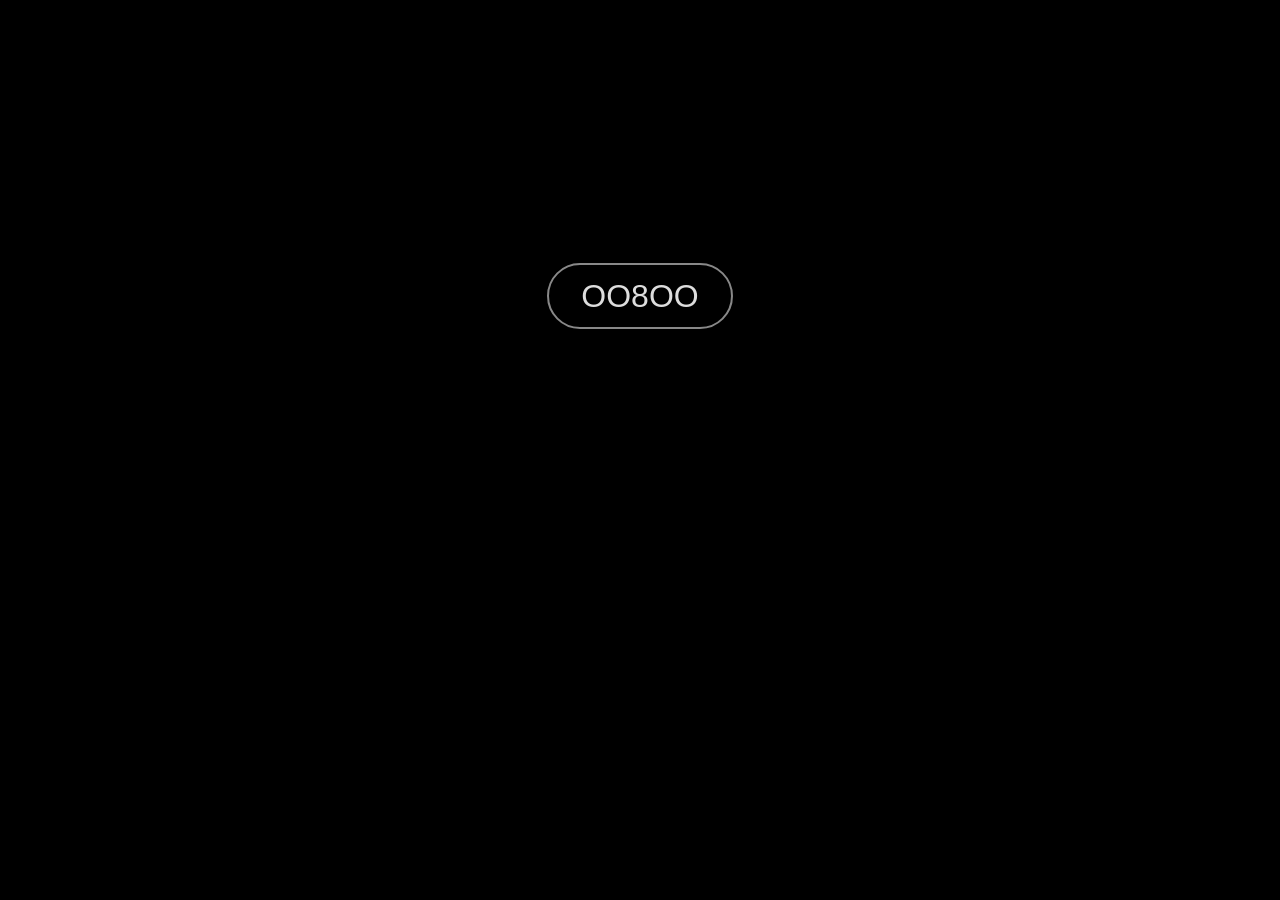
<file: index.html>
<!doctype html><meta charset=utf-8><meta name=viewport content="width=device-width,initial-scale=1"><title>Ashiga</title>
<style>body{background:#000;color:#ccc;font-family:sans-serif;text-align:center;padding-top:30vh}a{color:#ddd;font-size:2em;text-decoration:none;border:2px solid #888;border-radius:40px;padding:.4em 1em}</style>
<a href="oo8oo/">OO8OO</a>
</file>
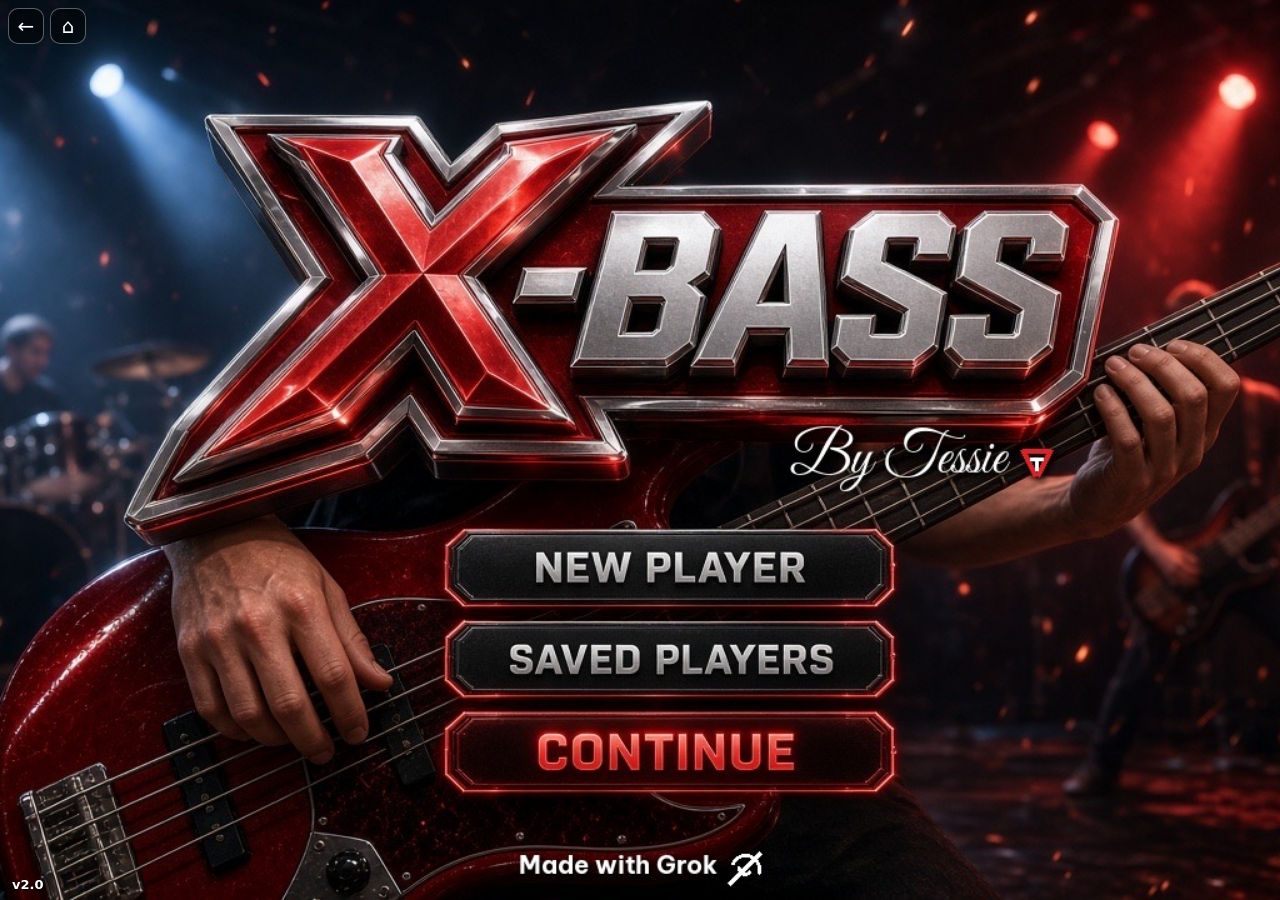
<file: bass/index.html>
<!doctype html>
<html lang="en">
<head>
<meta charset="utf-8">
<meta name="viewport" content="width=device-width, initial-scale=1, viewport-fit=cover">
<meta name="apple-mobile-web-app-capable" content="yes">
<meta name="mobile-web-app-capable" content="yes">
<meta name="apple-mobile-web-app-title" content="X-BASS">
<meta name="theme-color" content="#07070a">
<title>X-BASS</title>
<link rel="icon" type="image/png" sizes="32x32" href="img/favicon-32.png">
<link rel="apple-touch-icon" sizes="180x180" href="img/apple-touch-icon.png">
<link rel="stylesheet" href="css/app.css?v=2.0">
<script>
(function () {
  function fit() {
    document.documentElement.classList.toggle("portrait", window.innerHeight > window.innerWidth + 8);
  }
  fit();
  window.addEventListener("resize", fit);
  window.addEventListener("orientationchange", fit);
})();
</script>
</head>
<body>
<main id="app">

  <section id="view-home" class="view on">
    <img class="home-bg" src="img/home.jpg" alt="" decoding="async">
    <div class="home-chrome">
      <button class="nav-btn" type="button" data-nav="back" data-aria="back" aria-label="Back">←</button>
      <button class="nav-btn" type="button" data-nav="home" data-aria="home" aria-label="Home">⌂</button>
    </div>
    <button id="hit-new" class="hit" type="button" data-aria="newPlayer" aria-label="New player"></button>
    <button id="hit-saved" class="hit" type="button" data-aria="savedPlayers" aria-label="Saved players"></button>
    <button id="hit-go" class="hit" type="button" data-aria="continue" aria-label="Continue"></button>
    <button id="hit-gear" class="hit" type="button" data-aria="settings" aria-label="Settings"></button>
    <div class="ver">v2.0</div>
  </section>

  <section id="view-players" class="view">
    <header class="bar">
      <button class="nav-btn" type="button" data-nav="back" data-aria="back" aria-label="Back">←</button>
      <button class="nav-btn" type="button" data-nav="home" data-aria="home" aria-label="Home">⌂</button>
      <h1 data-i="savedPlayers">SAVED PLAYERS</h1>
    </header>
    <div class="sheet">
      <ul id="player-list" class="list"></ul>
    </div>
  </section>

  <section id="view-song" class="view">
    <header class="bar">
      <button class="nav-btn" type="button" data-nav="back" data-aria="back" aria-label="Back">←</button>
      <button class="nav-btn" type="button" data-nav="home" data-aria="home" aria-label="Home">⌂</button>
      <h1 data-i="song">SONG</h1>
      <span id="song-who" class="who"></span>
      <span id="status-song" class="status"></span>
      <span class="spacer"></span>
      <button class="text-btn" type="button" data-nav="tuner" data-i="tuner">TUNER</button>
    </header>
    <div class="sheet">
      <form id="find-form" class="song-form">
        <input id="find-q" type="search" enterkeyhint="search" autocomplete="off" autocapitalize="off" spellcheck="false" placeholder="Song or artist" data-ph="searchPh">
        <button class="play-go" type="submit" data-i="search">SEARCH</button>
      </form>
      <div id="find-results" class="find-results"></div>
      <form id="song-form" class="song-form">
        <input id="song-url" type="url" inputmode="url" autocomplete="off" autocapitalize="off" spellcheck="false" placeholder="https://youtu.be/…" data-ph="paste">
        <button class="play-go" type="submit" data-i="play">PLAY</button>
      </form>
      <p id="song-error" class="error" hidden></p>
      <button id="upload-btn" class="ghost-btn" type="button" data-i="upload">Upload mp3/mp4</button>
      <input id="file-input" type="file" accept="audio/*,video/*,.mp3,.mp4,.m4a,.wav,.webm" hidden>
      <h2 data-i="recent">RECENT</h2>
      <div id="recent-list" class="recents"></div>
    </div>
  </section>

  <section id="view-play" class="view">
    <div class="top-band">
      <div class="nav-col">
        <button class="nav-btn" type="button" data-nav="home" data-aria="home" aria-label="Home">⌂</button>
        <button class="nav-btn" type="button" data-nav="back" data-aria="back" aria-label="Back">←</button>
      </div>
      <div class="staff-col">
        <div class="lane">
          <button id="btn-sync-notes" class="sync-btn" type="button" data-i="sync" data-aria="syncNotes">Sync</button>
          <div class="strip-box" id="strip-box">
            <div id="note-strip" class="strip"></div>
            <div id="loop-span" class="loop-span"></div>
            <button id="loop-a" class="loop-mark" type="button" data-which="a" data-aria="loopStart" aria-label="Loop start"></button>
            <button id="loop-b" class="loop-mark" type="button" data-which="b" data-aria="loopEnd" aria-label="Loop end"></button>
          </div>
        </div>
        <div class="lane lyric-lane">
          <button id="btn-sync-lyrics" class="sync-btn" type="button" data-i="sync" data-aria="syncLyrics">Sync</button>
          <div id="lyric-strip" class="lyric-bar"><span class="lyric-ph">· · ·</span></div>
        </div>
      </div>
    </div>
    <div class="stage-row">
      <div class="side-logo" aria-hidden="true">
        <svg viewBox="0 0 48 220">
          <defs>
            <linearGradient id="chromeV" x1="0" y1="0" x2="0" y2="1">
              <stop offset="0" stop-color="#ffffff"/>
              <stop offset=".42" stop-color="#9aa3ae"/>
              <stop offset=".72" stop-color="#f5f7f8"/>
              <stop offset="1" stop-color="#5c656e"/>
            </linearGradient>
          </defs>
          <text x="34" y="16" fill="url(#chromeV)" stroke="#141414" stroke-width="1.6" font-family="Arial Black, Impact, sans-serif" font-size="26" font-weight="800" transform="rotate(90 34 16)">BASS</text>
          <path fill="#4a080e" d="M8 158 L24 174 L8 190 L14 190 L24 180 L34 190 L40 190 L24 174 L40 158 L34 158 L24 168 L14 158 Z"/>
          <path fill="#e1061c" stroke="#141414" stroke-width="1.6" d="M7 152 L24 169 L7 186 L14 186 L24 176 L34 186 L41 186 L24 169 L41 152 L34 152 L24 162 L14 152 Z"/>
          <path fill="#ff8a93" d="M14 156 L22 164 L16 164 Z"/>
        </svg>
      </div>
      <div class="stage">
      <svg id="stage-svg" viewBox="0 0 1600 540" preserveAspectRatio="xMidYMid meet">
        <defs>
          <linearGradient id="pink" x1="0" y1="0" x2="0" y2="1">
            <stop offset="0" stop-color="#f9c9d8"/>
            <stop offset="1" stop-color="#f29db8"/>
          </linearGradient>
          <linearGradient id="wood" x1="0" y1="0" x2="0" y2="1">
            <stop offset="0" stop-color="#f8e2c2"/>
            <stop offset=".5" stop-color="#e8c392"/>
            <stop offset="1" stop-color="#d9b07a"/>
          </linearGradient>
          <linearGradient id="wood2" x1="0" y1="0" x2="0" y2="1">
            <stop offset="0" stop-color="#f8e6c8"/>
            <stop offset="1" stop-color="#e4c094"/>
          </linearGradient>
          <linearGradient id="skin" gradientUnits="userSpaceOnUse" x1="80" y1="-40" x2="220" y2="560">
            <stop offset="0" stop-color="#fff4ec"/>
            <stop offset=".35" stop-color="#f8d0bc"/>
            <stop offset=".7" stop-color="#f3c3ae"/>
            <stop offset="1" stop-color="#eab5a2"/>
          </linearGradient>
          <radialGradient id="nail" cx="32%" cy="28%" r="80%">
            <stop offset="0" stop-color="#ffe4e8"/>
            <stop offset=".2" stop-color="#ff6674"/>
            <stop offset=".5" stop-color="#e1062c"/>
            <stop offset="1" stop-color="#8e0c20"/>
          </radialGradient>
          <linearGradient id="metal" x1="0" y1="0" x2="0" y2="1">
            <stop offset="0" stop-color="#f7f9fb"/>
            <stop offset=".5" stop-color="#d5dbe3"/>
            <stop offset="1" stop-color="#f4f6f8"/>
          </linearGradient>
          <filter id="glow" x="-80%" y="-80%" width="260%" height="260%">
            <feGaussianBlur stdDeviation="5" result="b"/>
            <feMerge><feMergeNode in="b"/><feMergeNode in="SourceGraphic"/></feMerge>
          </filter>
        </defs>
        <rect width="1600" height="252" fill="#c5ebf8"/>
        <path fill="#f7b7cc" d="M0 0h1120c90 0 150 28 168 70 10 24 12 70 4 110-14 52-80 72-168 72H0Z"/>
        <path fill="#fde7ef" d="M0 0h1120c70 8 120 30 140 58H0Z" opacity=".55"/>
        <path fill="#fff" stroke="#eceff3" stroke-width="3" d="M520 18h520c78 0 108 36 96 84l-34 108H548c-70 0-96-46-78-96 12-34 18-96 50-96z"/>
        <g fill="#e7eaee" stroke="#b7bec6">
          <circle cx="560" cy="42" r="6"/><circle cx="980" cy="40" r="6"/>
          <circle cx="548" cy="176" r="6"/><circle cx="990" cy="168" r="6"/>
        </g>
        <rect x="1120" y="16" width="480" height="220" fill="#efd0a4"/>
        <rect x="1120" y="16" width="480" height="220" fill="url(#wood)"/>
        <rect x="1552" y="12" width="16" height="228" rx="3" fill="#f6f3ec" stroke="#e2c396"/>
        <path fill="#f3d7b0" stroke="#d7b48a" stroke-width="2" d="M1566 20h34v212h-34z"/>
        <circle cx="1582" cy="126" r="11" fill="#e7ebf0" stroke="#9aa3ad" stroke-width="2"/>
        <circle cx="1582" cy="126" r="4" fill="#9aa3ad"/>
        <g id="top-frets"></g>
        <g id="pickups"></g>
        <g id="top-strings"></g>
        <g transform="translate(8,62)">
          <rect width="58" height="150" rx="4" fill="#eef1f4" stroke="#9aa3ad" stroke-width="2"/>
          <rect x="7" y="8" width="44" height="134" rx="2" fill="#fbfcfd" stroke="#c5ccd4"/>
          <g fill="#9aa3ad">
            <rect x="10" y="16" width="38" height="9" rx="2"/>
            <rect x="10" y="44" width="38" height="9" rx="2"/>
            <rect x="10" y="72" width="38" height="9" rx="2"/>
            <rect x="10" y="100" width="38" height="9" rx="2"/>
          </g>
          <g fill="#d5dbe2">
            <rect x="48" y="22" width="16" height="6" rx="1"/>
            <rect x="48" y="50" width="16" height="6" rx="1"/>
            <rect x="48" y="78" width="16" height="6" rx="1"/>
            <rect x="48" y="106" width="16" height="6" rx="1"/>
          </g>
        </g>
        <g id="pluck-hand"></g>
        <rect x="0" y="250" width="1600" height="18" fill="#d9f4fc"/>
        <g id="board"></g>
        <g id="fret-hand"></g>
      </svg>
      </div>
    </div>
    <div id="media-slot" class="media-slot"></div>
    <footer class="transport">
      <button id="btn-song" class="pill" type="button" data-nav="song" data-i="song">SONG</button>
      <div class="faders">
        <button class="fader" type="button" data-mute="guitar"><span class="stem"><i></i></span><span data-i="guitar">GUITAR</span></button>
        <button class="fader" type="button" data-mute="piano"><span class="stem"><i></i></span><span data-i="piano">PIANO</span></button>
        <button class="fader" type="button" data-mute="vocals"><span class="stem"><i></i></span><span data-i="vocals">VOCALS</span></button>
        <button class="fader" type="button" data-mute="drums"><span class="stem"><i></i></span><span data-i="drums">DRUMS</span></button>
      </div>
      <div class="bpm">
        <button id="bpm-tap" type="button" data-aria="tap" aria-label="Tap tempo">♩</button>
        <button id="bpm-dec" type="button" aria-label="BPM down">−</button>
        <div class="bpm-read"><b id="bpm-val">96</b><small>BPM</small></div>
        <button id="bpm-inc" type="button" aria-label="BPM up">+</button>
      </div>
      <label class="speed">
        <input id="speed" type="range" min="0.5" max="1.5" step="0.05" value="1">
        <span id="speed-val">1.00×</span>
      </label>
      <button id="btn-back" class="round jump" type="button" aria-label="Back 10 seconds">−10</button>
      <button id="btn-play" class="round" type="button" data-aria="play" aria-label="Play">▶</button>
      <button id="btn-fwd" class="round jump" type="button" aria-label="Forward 10 seconds">+10</button>
      <button class="round tuner-ear" type="button" data-nav="tuner" data-aria="tuner" aria-label="Tuner"><svg viewBox="0 0 64 64" aria-hidden="true"><g fill="none" stroke="#fff" stroke-width="3.4" stroke-linecap="round"><path d="M15 24.5c-2.2 2.4-2.2 12.6 0 15"/><path d="M9.5 20.5c-3.4 4-3.4 19 0 23"/><path d="M49 24.5c2.2 2.4 2.2 12.6 0 15"/><path d="M54.5 20.5c3.4 4 3.4 19 0 23"/></g><path fill="#fff" d="M39.2 12.6c-6.2-4.6-15.4-2.2-18.6 5.2-1.8 4.2-1.2 8.2 1.2 11.2-2.2 2.2-3.2 5.4-2.4 8.6 1.1 4.4 5.2 7 9.6 6.6 1.4 3.2 4.8 5.6 8.8 5 4.6-.6 7.8-4.6 7.6-9.2 2.4-1.2 4.2-4 4.2-7.4 0-4.2-2.6-7.6-5.6-9 .6-4.2-.6-8.2-5-11z"/><path fill="#111" d="M35.4 22.8c-3.2.4-5.4 3.2-5 6.2.3 2.4 2.4 4 4.8 3.8.2 2.8-.6 5.4-2.8 6.8 2.8 1.2 6.2.4 7.6-2.2.8-1.6.6-3.4-.4-4.8 2-1.4 3-3.8 2.4-6.2-.8-3-3.6-4.8-6.6-4.4z"/></svg></button>
      <button id="btn-loop" class="round ghost" type="button" data-aria="loop" aria-label="Loop" aria-pressed="false">∞</button>
    </footer>
  </section>

  <section id="view-tuner" class="view">
    <header class="bar tuner-bar">
      <button class="nav-btn" type="button" data-nav="back" data-aria="back" aria-label="Back">←</button>
      <button class="nav-btn light" type="button" data-nav="home" data-aria="home" aria-label="Home">⌂</button>
      <h1 class="logo-type">X-BASS <span class="pipe">|</span> <span data-i="tuner">TUNER</span></h1>
    </header>
    <div class="tune-body">
      <div class="gauge-col">
        <div class="gauge-wrap">
          <svg class="gauge" viewBox="0 0 400 210">
            <defs>
              <linearGradient id="arcg" x1="0" x2="1">
                <stop offset="0" stop-color="#e1061c"/>
                <stop offset=".42" stop-color="#e1061c"/>
                <stop offset=".5" stop-color="#2fce45"/>
                <stop offset=".58" stop-color="#e0b000"/>
                <stop offset="1" stop-color="#e0b000"/>
              </linearGradient>
            </defs>
            <path d="M60 176 A140 140 0 0 1 340 176" fill="none" stroke="url(#arcg)" stroke-width="18"/>
            <g id="needle">
              <polygon points="200,44 194,176 206,176" fill="#f4f4f4"/>
              <circle cx="200" cy="176" r="9" fill="#eee" stroke="#9aa" stroke-width="2"/>
            </g>
          </svg>
          <div class="gauge-read">
            <div id="tune-name">A</div>
            <div id="tune-cents">—</div>
            <div class="cents-word" data-i="cents">CENTS</div>
          </div>
        </div>
        <div class="tune-scale">
          <div id="lab-flat"><b data-i="flat">FLAT</b><span data-i="tuneUp">TUNE UP</span></div>
          <div id="lab-ok"><b data-i="inTune">IN TUNE</b></div>
          <div id="lab-sharp"><b data-i="sharp">SHARP</b><span data-i="tuneDown">TUNE DOWN</span></div>
        </div>
        <button id="mic-btn" class="mic" type="button" hidden data-i="enableMic">Enable microphone</button>
        <p id="mic-msg" class="mic-msg" hidden></p>
      </div>
      <div class="head-col">
        <svg id="head-svg" viewBox="0 0 640 320">
          <defs>
            <linearGradient id="hwood" x1="0" y1="0" x2="0" y2="1">
              <stop offset="0" stop-color="#f0d2a4"/>
              <stop offset="1" stop-color="#e2b888"/>
            </linearGradient>
            <marker id="ah" markerWidth="8" markerHeight="8" refX="4" refY="4" orient="auto">
              <path d="M0 0 L8 4 L0 8 Z" fill="#fff"/>
            </marker>
          </defs>
          <rect x="0" y="96" width="268" height="148" rx="2" fill="url(#hwood)" stroke="#1b1b1b" stroke-width="3"/>
          <g id="hs-frets"></g>
          <path d="M280 88 L460 64 L608 86 L624 170 L600 248 L450 266 L280 242 Z" fill="#f3d7b2" stroke="#1b1b1b" stroke-width="3"/>
          <rect x="264" y="90" width="18" height="160" rx="2" fill="#f7f4ee" stroke="#222" stroke-width="2"/>
          <g id="hs-strings"></g>
          <g id="hs-pegs"></g>
          <g id="hs-hand"></g>
          <g id="hs-arrow"></g>
        </svg>
      </div>
    </div>
    <div class="str-btns" id="str-btns">
      <button type="button" data-string="0">E</button>
      <button type="button" data-string="1" class="on">A</button>
      <button type="button" data-string="2">D</button>
      <button type="button" data-string="3">G</button>
    </div>
  </section>

  <section id="view-settings" class="view">
    <header class="bar">
      <button class="nav-btn" type="button" data-nav="back" data-aria="back" aria-label="Back">←</button>
      <button class="nav-btn" type="button" data-nav="home" data-aria="home" aria-label="Home">⌂</button>
      <h1 data-i="settings">SETTINGS</h1>
    </header>
    <div class="sheet">
      <h2 data-i="language">LANGUAGE</h2>
      <div class="lang-row">
        <button id="lang-en" class="lang on" type="button">English</button>
        <button id="lang-he" class="lang" type="button">עברית</button>
      </div>
      <button class="play-go block" type="button" data-nav="tuner" data-i="tuner">TUNER</button>
    </div>
  </section>

  <div id="modal" class="modal" hidden>
    <form id="name-form" class="dialog">
      <h2 data-i="playerName">Player name</h2>
      <input id="name-input" maxlength="24" required autocomplete="nickname">
      <div class="dialog-row">
        <button type="button" id="name-cancel" data-i="back">Back</button>
        <button type="submit" data-i="save">Save</button>
      </div>
    </form>
  </div>
</main>
<script src="js/score.js?v=2.0"></script>
<script src="js/app.js?v=2.0"></script>
</body>
</html>
</file>
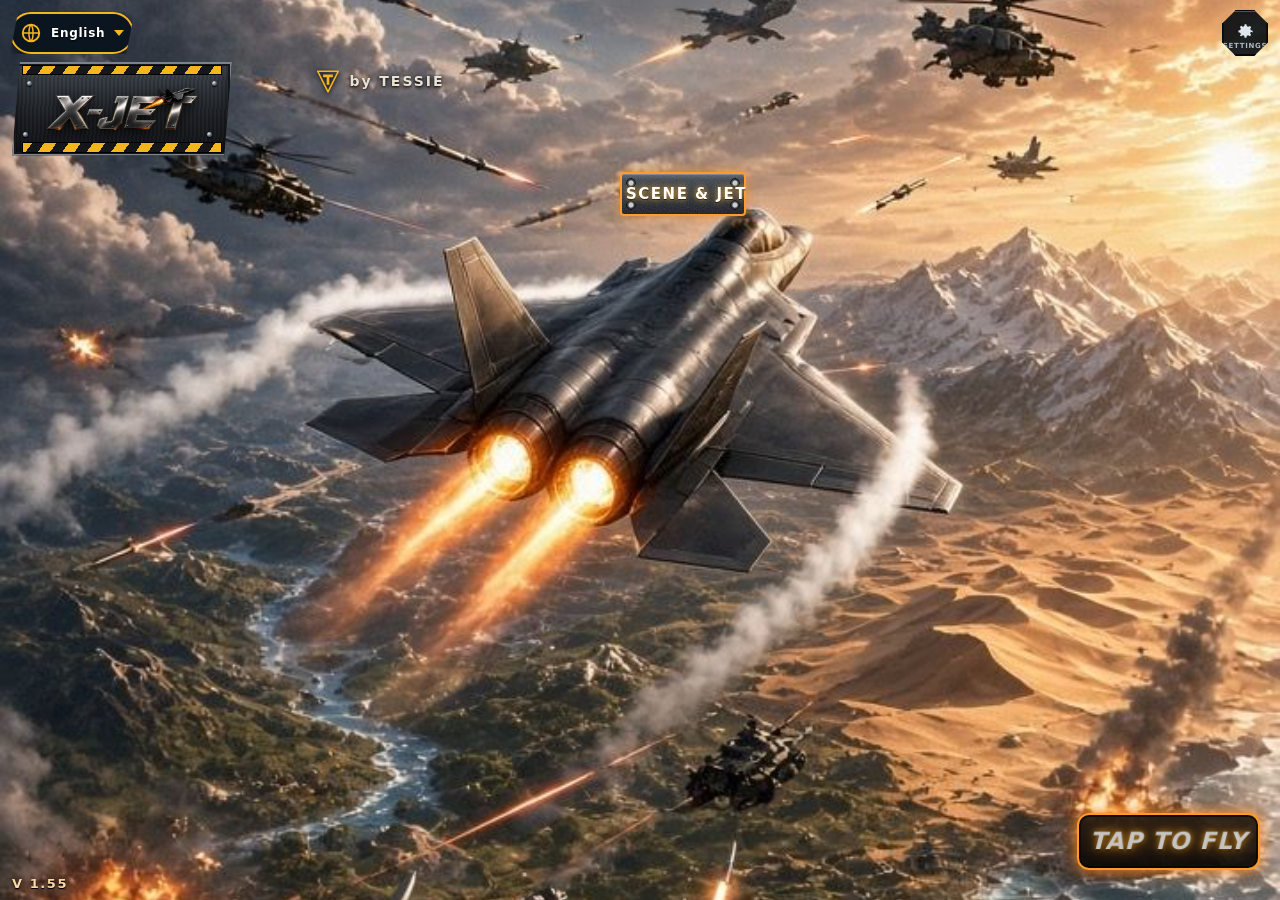
<file: jet/index.html>
<!DOCTYPE html>
<html lang="en">
<head>
  <meta charset="UTF-8" /><script>/* b34: visible error reporter */window.addEventListener('error',function(e){try{var d=document.getElementById('jet-err')||document.body.appendChild(Object.assign(document.createElement('div'),{id:'jet-err'}));d.style.cssText='position:fixed;left:8px;right:8px;bottom:8px;z-index:9999;background:#300;color:#fdd;font:12px monospace;padding:8px;border-radius:8px;white-space:pre-wrap';d.textContent='ERROR: '+(e.message||e)+' @ '+(e.filename||'').split('/').pop()+':'+(e.lineno||'')}catch(x){}});window.addEventListener('unhandledrejection',function(e){try{window.dispatchEvent(new ErrorEvent('error',{message:'promise: '+(e.reason&&e.reason.message||e.reason)}))}catch(x){}});</script>
  <meta name="ubu-build" content="57" />
  <meta http-equiv="Cache-Control" content="no-cache, must-revalidate" />
  <meta name="viewport" content="width=device-width, initial-scale=1, maximum-scale=1, user-scalable=no, viewport-fit=cover" />
  <meta name="apple-mobile-web-app-capable" content="yes" />
  <meta name="mobile-web-app-capable" content="yes" />
  <meta name="apple-mobile-web-app-status-bar-style" content="black-translucent" />
  <meta name="apple-mobile-web-app-title" content="X-JET" />
  <meta name="theme-color" content="#070c12" />
  <meta name="format-detection" content="telephone=no" />
  <title>X-JET</title>
  <link rel="preconnect" href="https://server.arcgisonline.com" crossorigin />
  <link rel="preconnect" href="https://s3.amazonaws.com" crossorigin />
  <link rel="manifest" href="manifest.webmanifest" />
  <link rel="icon" type="image/png" sizes="192x192" href="img/icon-192.png" />
  <link rel="apple-touch-icon" sizes="180x180" href="img/icon-180.png" />
  <link rel="preload" href="fonts/Fredoka.ttf" as="font" type="font/ttf" crossorigin />
  <link rel="stylesheet" href="css/jet.css?v=55" />
  <link rel="stylesheet" href="css/loading.css?v=55" />
  <script type="importmap">{ "imports": { "three": "./js/vendor/three.module.min.js" } }</script>
<script>window.__titleArt=0;</script>
</head>
<body class="on-title title-ready">
  <!-- iOS 18+ best-effort haptic tick (see js/haptics.js) -->
  <input id="ios-haptic-switch" type="checkbox" switch aria-hidden="true" tabindex="-1" />
  <label id="ios-haptic-label" for="ios-haptic-switch" aria-hidden="true"></label>

  <canvas id="game-canvas"></canvas>
  <canvas id="nv-cv" aria-hidden="true"></canvas>
  <canvas id="hud-canvas"></canvas>

  <!-- ===== Settings (top right): gear + Music / Effects toggles. Open on the opening screen, tap the gear to open in play ===== -->
  <div id="settings" class="settings">
    <div id="toggles" class="toggles">
      <button type="button" class="tgl" id="btn-music" aria-label="Music on/off">
        <svg viewBox="0 0 24 24"><path d="M9 18V6l10-2v12" fill="none" stroke="currentColor" stroke-width="2.2" stroke-linecap="round" stroke-linejoin="round"/><circle cx="7" cy="18" r="2.6" fill="currentColor"/><circle cx="17" cy="16" r="2.6" fill="currentColor"/><path class="slash" d="M3 3 21 21" stroke="#ff4d4d" stroke-width="2.6" stroke-linecap="round"/></svg><span>Music</span>
      </button>
      <button type="button" class="tgl" id="btn-sfx" aria-label="Effects on/off">
        <svg viewBox="0 0 24 24"><path d="M4 9v6h4l5 4V5L8 9z" fill="currentColor"/><path d="M16 9a4.5 4.5 0 0 1 0 6M18.5 6.5a8 8 0 0 1 0 11" fill="none" stroke="currentColor" stroke-width="2" stroke-linecap="round"/><path class="slash" d="M3 3 21 21" stroke="#ff4d4d" stroke-width="2.6" stroke-linecap="round"/></svg><span>Effects</span>
      </button>
      <button type="button" class="tgl" id="btn-tilt" aria-label="Tilt steering on/off">
        <svg viewBox="0 0 24 24"><rect x="7" y="3" width="10" height="18" rx="2.4" fill="none" stroke="currentColor" stroke-width="2.2" transform="rotate(18 12 12)"/><path class="slash" d="M3 3 21 21" stroke="#ff4d4d" stroke-width="2.6" stroke-linecap="round"/></svg><span>Tilt</span>
      </button>
      <button type="button" class="tgl off" id="btn-invert" aria-label="Invert pitch">
        <svg viewBox="0 0 24 24"><path d="M8 4 3.5 10h3v10h3V10h3zM16 20l4.5-6h-3V4h-3v10h-3z" fill="currentColor"/><path class="slash" d="M3 3 21 21" stroke="#ff4d4d" stroke-width="2.6" stroke-linecap="round"/></svg><span>Invert</span>
      </button>
      <button type="button" class="tgl" id="btn-assist" aria-label="Flight assist on/off">
        <svg viewBox="0 0 24 24"><path d="M12 3 4 17h5l3 4 3-4h5z" fill="currentColor"/><path class="slash" d="M3 3 21 21" stroke="#ff4d4d" stroke-width="2.6" stroke-linecap="round"/></svg><span>Assist</span>
      </button>
      <button type="button" class="tgl no-i18n" id="btn-lang2" aria-label="Language"><svg viewBox="0 0 24 24"><circle cx="12" cy="12" r="9" fill="none" stroke="currentColor" stroke-width="2"/><path d="M3 12h18M12 3c3 3.5 3 14.5 0 18M12 3c-3 3.5-3 14.5 0 18" fill="none" stroke="currentColor" stroke-width="1.6"/></svg><span>English</span></button>
    </div>
    <button type="button" class="tgl gear" id="btn-settings" aria-label="Settings">
      <svg viewBox="0 0 24 24"><path d="M12 8.6a3.4 3.4 0 1 0 0 6.8 3.4 3.4 0 0 0 0-6.8zm8.2 4.4v-2l-2.1-.5a6.6 6.6 0 0 0-.7-1.6l1.1-1.9-1.4-1.4-1.9 1.1a6.6 6.6 0 0 0-1.6-.7L13 3.8h-2l-.5 2.1a6.6 6.6 0 0 0-1.6.7L7 5.5 5.6 6.9l1.1 1.9c-.3.5-.5 1-.7 1.6l-2.1.5v2l2.1.5c.2.6.4 1.1.7 1.6l-1.1 1.9L7 17.3l1.9-1.1c.5.3 1 .5 1.6.7l.5 2.1h2l.5-2.1c.6-.2 1.1-.4 1.6-.7l1.9 1.1 1.4-1.4-1.1-1.9c.3-.5.5-1 .7-1.6z" fill="currentColor"/></svg><span>Settings</span>
    </button>
  </div>

  <!-- ===== Opening screen (one screen, shown once) ===== -->
  <section id="screen-title" class="screen title">
    <div class="ver-b" data-ver></div>
    <div class="sky-fx" aria-hidden="true"><i class="aurora a1"></i><i class="aurora a2"></i><i class="aurora a3"></i><i class="stars"></i><i class="cloud c1"></i><i class="cloud c2"></i><i class="cloud c3"></i><i class="horizon"></i></div>
    <div class="title-inner t26">
      <div class="t26-top">
        <div class="t26-plate" role="img" aria-label="X-JET">
          <i class="hz hz-t"></i><i class="hz hz-b"></i><i class="rv r1"></i><i class="rv r2"></i><i class="rv r3"></i><i class="rv r4"></i>
          <img class="t26-letters" src="img/logo7_letters.webp?v=55" alt="" draggable="false">
        </div>
        <div class="t26-lang no-i18n">
          <button type="button" id="lang-btn" class="t26-langbtn" aria-haspopup="listbox" aria-expanded="false" aria-label="Language">
            <svg class="t26-mic" viewBox="0 0 24 24" width="22" height="22" aria-hidden="true"><circle cx="12" cy="12" r="9" fill="none" stroke="currentColor" stroke-width="2"/><path d="M3 12h18M12 3c3 3.5 3 14.5 0 18M12 3c-3 3.5-3 14.5 0 18" fill="none" stroke="currentColor" stroke-width="1.6"/></svg>
            <span id="lang-cur">English</span><i class="t26-car"></i>
          </button>
          <div id="lang-list" class="t26-langlist hidden" role="listbox"></div>
        </div>
      </div>
      <div class="scene-label" id="scene-label"></div>
      <div id="menu-buttons" class="menu-buttons plates t26-sec"></div>
      <div class="sec-links" id="sec-links"></div>
      <button type="button" class="plate reroll" id="btn-reroll" aria-label="Choose scenery"><svg viewBox="0 0 24 24" width="22" height="22"><rect x="3.5" y="3.5" width="17" height="17" rx="3" fill="none" stroke="currentColor" stroke-width="2"/><g fill="currentColor"><circle cx="8.5" cy="8.5" r="1.5"/><circle cx="15.5" cy="15.5" r="1.5"/><circle cx="15.5" cy="8.5" r="1.5"/><circle cx="8.5" cy="15.5" r="1.5"/></g></svg><span class="no-i18n" id="reroll-lbl">SCENE &amp; JET</span></button>
      <div class="t26-bottom">
        <button type="button" id="tap-fly" class="t26-tap"><i class="hz hz-t"></i><span class="t26-tapt">TAP TO FLY</span><i class="hz hz-b"></i></button>
        <div class="t26-by"><svg viewBox="0 0 48 48" width="26" height="26" aria-hidden="true"><path d="M5 6h38L24 44z" fill="none" stroke="currentColor" stroke-width="3" stroke-linejoin="round"/><path d="M15 12h18v5h-6.5v14h-5V17H15z" fill="currentColor"/></svg><span>by TESSIE</span></div>
      </div>
      <div class="t32-ver" id="t32-ver">V 1.55</div>
      <div class="tap-prompt" id="tap-prompt" style="display:none"></div>
    </div>
    <div id="panel" class="panel hidden" role="dialog">
      <div class="panel-card"><h2 id="panel-title"></h2><div id="panel-body"></div><button type="button" class="metal-btn small" id="panel-close"><i class="led"></i><span>OK</span></button></div>
    </div>
  </section>

  <div id="nv" class="nv" aria-hidden="true"><i class="nv-vig"></i><i class="nv-scan"></i><i class="nv-noise"></i></div>
  <!-- ===== In-game HUD ===== -->
  <div id="hud" class="hud">
    <div class="radar-wrap">
      <canvas id="radar" aria-label="Radar"></canvas>
      <button type="button" class="view-btn" id="btn-view" aria-label="Camera view: cockpit or chase"><span class="vseg" data-v="cockpit">COCKPIT</span><span class="vseg" data-v="chase">CHASE</span></button>
      <button type="button" class="view-btn nv-btn" id="nv-btn" aria-label="Night vision"><span class="vseg">NVG</span></button>
      <div class="wcam" id="wcam" aria-label="Weapon camera"><canvas id="wcam-c" width="160" height="160"></canvas><i class="wcam-ring"></i></div>
    </div>
    <canvas id="rain-canopy"></canvas>
    <div id="splash" class="splash"></div>
    <div id="hint" class="hint"></div>
    <div id="popups" class="popups"></div>
    <div id="hitmark" class="hitmark"><i></i><i></i><i></i><i></i></div>
    <div id="ops-panel" class="ops hidden"><div class="ops-title" id="ops-title">LOADING</div>
        <div class="ops-bars"><div><span id="ops-l1">FUEL</span><i><b id="ops-fuel"></b></i></div><div><span id="ops-l2">ARMAMENT</span><i><b id="ops-ammo"></b></i></div></div>
        <button id="btn-takeoff" class="mil-btn big hidden" type="button"><span class="mb-ic">&#9650;</span> TAKEOFF</button></div>
    <button id="btn-autoland" class="mil-btn autoland hidden" type="button"><span class="mb-ic">&#9660;</span> AUTO LAND</button>
    <div class="top-center">
      <div class="top-row">
        <div class="pill score-pill"><small>SCORE</small><b id="hud-score">0</b></div>
        <div class="fuel-dial" id="fuel-dial" title="FUEL"><svg viewBox="0 0 100 100"><circle cx="50" cy="50" r="47" class="fd-bez"/><circle cx="50" cy="50" r="40" class="fd-face"/><path d="M 19.4 73 A 40 40 0 1 1 80.6 73" class="fd-arc"/><path d="M 19.4 73 A 40 40 0 0 1 28 30" class="fd-red"/>
<g class="fd-ticks"><line x1="50" y1="14" x2="50" y2="22"/><line x1="26" y1="24" x2="31" y2="30"/><line x1="74" y1="24" x2="69" y2="30"/><line x1="14" y1="50" x2="21" y2="50"/><line x1="86" y1="50" x2="79" y2="50"/></g>
<text x="24" y="86" class="fd-t">EMPTY</text><text x="76" y="86" class="fd-t">FULL</text><text x="50" y="68" class="fd-t fd-lbl">FUEL</text>
<g id="fuel-needle"><line x1="50" y1="50" x2="50" y2="18" class="fd-nd"/></g><circle cx="50" cy="50" r="5" class="fd-hub"/></svg></div>
        <div class="pill time-pill" id="time-pill" style="display:none"><small id="hud-time-label">TIME</small><b id="hud-timer" class="timer">0:00</b></div>
      </div>
      <div class="lvl" id="hud-level"></div>
      <div class="lvl world" id="hud-world"></div>
    </div>
    <div id="hud-track" class="hud-track">TRACK</div>
    <div id="hud-obj" class="objectives"></div>
    <div class="stats" id="stats">
      <div class="statrow hull-row"><span>HULL</span><div class="hull-meter" role="meter" aria-label="Aircraft health" aria-valuemin="0" aria-valuemax="100"><i id="hud-hull"></i></div><b id="hud-hull-value">100%</b></div>
      <div class="statrow"><span>LIFE</span><div class="lives" id="hud-lives"><i></i><i></i><i></i><i></i><i></i></div></div>
      <div class="statrow heat"><span id="hud-heat-label">GUN</span><div class="bar"><i id="hud-heat"></i></div></div>
      <div class="nums"><span><b id="hud-spd">0</b> km/h</span><span><b id="hud-alt">0</b> m</span><span class="fl-c"><b id="hud-fl">12</b> flares</span><span class="kl-c"><b id="hud-kl">0</b> kills</span></div>
    </div>
    <!-- weapons: bottom left. One consistent ring cooldown on every button. -->
    <button type="button" id="btn-exit" aria-label="Exit game">✕</button>
    <div id="exit-ask" class="exit-ask hidden" role="dialog" aria-label="Exit game">
      <div class="exit-card"><b>EXIT GAME?</b><div><button type="button" id="exit-yes">Yes</button><button type="button" id="exit-no">No</button></div></div>
    </div>
    <div id="specials" class="specials">
      <button type="button" id="btn-moab" class="orb w-moab" aria-label="MOAB"><i class="orb-shine"></i><b class="sym" aria-hidden="true">☢</b><b class="cnt">1</b></button>
      <button type="button" id="btn-shield" class="orb w-shield" aria-label="Energy shield"><i class="orb-shine"></i><b class="sym" aria-hidden="true">◈</b><b class="cnt">1</b></button>
    </div>
    <div id="weapons" class="weapons">
      <button type="button" class="wbtn w-msl" data-w="missile" aria-label="Missile"><i class="ring"></i>
        <svg viewBox="0 0 24 24"><path d="M3 21 8 16m0 0 8-8c2-2 4-3 5-3 0 1-1 3-3 5l-8 8m-2-2 2 2m-6 2 3-1M7 14l-3 1" stroke="currentColor" stroke-width="2" stroke-linecap="round" stroke-linejoin="round" fill="none"/><circle cx="16.5" cy="7.5" r="1.4" fill="currentColor"/></svg><em>MISSILE</em><b class="cnt">10/10</b></button>
      <button type="button" class="wbtn w-gun" data-w="gun" aria-label="Guns"><i class="ring"></i>
        <svg viewBox="0 0 24 24"><path d="M5 5v14M10 7v12M15 5v14M20 8v10" stroke="currentColor" stroke-width="2.6" stroke-linecap="round" fill="none"/></svg><em>GUN</em><b class="cnt">READY</b></button>
      <button type="button" class="wbtn w-bomb" data-w="bomb" aria-label="Bomb"><i class="ring"></i>
        <svg viewBox="0 0 24 24"><path d="M12 3v5M9 4h6" stroke="currentColor" stroke-width="2" stroke-linecap="round"/><ellipse cx="12" cy="15" rx="5" ry="6.5" fill="currentColor"/><path d="M10 20.5 8.5 23M14 20.5 15.5 23" stroke="currentColor" stroke-width="1.8" stroke-linecap="round"/></svg><em>BOMB</em><b class="cnt">10/10</b></button>
      <div class="tgt" aria-label="Target select"><button type="button" class="tgt-b" data-w="tgt-up" aria-label="Previous target"><svg viewBox="0 0 24 24"><path d="M5 16l7-8 7 8" stroke="currentColor" stroke-width="3.2" fill="none" stroke-linecap="round" stroke-linejoin="round"/></svg></button><small>TGT</small><button type="button" class="tgt-b" data-w="tgt-dn" aria-label="Next target"><svg viewBox="0 0 24 24"><path d="M5 8l7 8 7-8" stroke="currentColor" stroke-width="3.2" fill="none" stroke-linecap="round" stroke-linejoin="round"/></svg></button></div>
      <div class="thr" id="thr" aria-label="Throttle"><div class="thr-track" id="thr-track"><i class="thr-ticks"></i><i class="thr-fill"></i><b class="thr-knob" id="thr-knob"></b></div><div class="thr-info"><small>THR</small><b id="thr-spd">0</b><small>km/h</small></div></div>
    </div>
    <div id="stick" class="stick"></div>
    <div id="aux" class="aux"><button type="button" class="abtn a-brake" data-w="brake" aria-label="Airbrake"><em>BRAKE</em></button><button type="button" class="abtn a-flare" data-w="flare" aria-label="Flares"><svg class="fe" viewBox="0 0 48 48" width="30" height="30" aria-hidden="true"><defs><radialGradient id="fg" cx="50%" cy="50%" r="50%"><stop offset="0" stop-color="#fff"/><stop offset=".35" stop-color="#ffd36a"/><stop offset="1" stop-color="#ff6a1a" stop-opacity="0"/></radialGradient></defs><g stroke="#ffb23a" stroke-width="2.4" stroke-linecap="round" fill="none"><path d="M24 24 L7 10"/><path d="M24 24 L7 38"/><path d="M24 24 L4 24"/></g><circle cx="24" cy="24" r="9" fill="url(#fg)"/><circle cx="24" cy="24" r="3.2" fill="#fff"/><path d="M33 17 l9 -5 M33 31 l9 5" stroke="#8a929c" stroke-width="2.2" stroke-linecap="round"/></svg><em>FLARES</em></button></div>
    <div id="lvl-title" class="lvl-title"><small>MISSION</small><b></b><em></em></div>
    <button type="button" id="btn-six" class="six-btn" aria-label="Look back">👀 <b>LOOK BACK</b></button>
    <button type="button" id="eject-handles" class="ej-h" aria-label="Eject: hold"><i></i><i></i><span>EJECT</span><em>HOLD</em></button>
    <button type="button" id="btn-eject" class="hidden" aria-label="Emergency eject">⚠ EJECT <b id="eject-count">5</b></button>
    <div id="alert" class="alert hidden"></div>
    <div id="toasts" class="toasts"></div>
    <div id="low-alt" class="low-alt">PULL UP</div>
    <div id="low-edge" class="low-edge"></div>
    <div id="hit-flash" class="hit-flash"></div>
    <div id="boom-flash" class="boom-flash"></div>
    <div id="fadeblack"></div>
    <div id="crash" class="crash hidden">BOOM!<small>back in the sky...</small></div>
  </div>

  <!-- ===== Loading component (js/loading.js + css/loading.css; restyle there) ===== -->
  <div id="loading" class="loading hidden"></div>

  <!-- ===== Results card: one button, no menus ===== -->
  <div id="lvl-banner" class="lvl-banner hidden"><b id="lvl-b1"></b><span id="lvl-b2"></span></div>
  <section id="celebrate" class="screen celebrate hidden" aria-label="Celebration">
    <canvas id="cel-cv"></canvas>
    <div class="cel-card"><div id="cel-trophy" class="cel-trophy"></div><div id="cel-stars" class="cel-stars"></div><div id="cel-title"></div><button type="button" id="cel-next">CONTINUE</button></div>
  </section>
  <section id="results" class="screen results hidden">
    <div class="res-card">
      <div id="res-title" class="res-title"></div>
      <div id="res-stars" class="res-stars"></div>
      <div id="res-sub" class="res-sub"></div>
      <div id="res-list" class="res-list"></div>
      <button type="button" class="metal-btn" id="res-btn"><i class="led"></i><span id="res-btn-label">NEXT</span></button><button type="button" class="metal-btn small" id="res-btn2" hidden><span id="res-btn2-label">HIGH SCORES</span></button><div id="res-count" class="res-count"></div>
    </div>
  </section>

  <section id="hs" class="screen hs hidden" role="dialog" aria-label="High scores">
    <div class="hs-card entry">
      <div class="hs-head">
        <button type="button" class="hs-tab" id="hs-top" aria-label="Jump to top"><i>&#9650;</i><span>TOP</span></button>
        <div class="hs-title"><small>X-JET COMMAND</small>HIGH SCORES</div>
        <button type="button" class="hs-tab" id="hs-home" aria-label="Home"><i>&#8962;</i><span>HOME</span></button>
      </div>
      <div id="hs-new" class="hs-new hidden">
        <div class="hs-sub">MISSION SCORE <b id="hs-score">0</b></div>
        <div class="hs-sub small">CALL SIGN - 6 CHARACTERS</div>
        <div id="hs-entry" class="hs-entry"></div>
        <div class="hs-actions"><button type="button" class="hs-btn" id="hs-clear">CLEAR NAME</button><button type="button" class="hs-btn go" id="hs-ok">OK</button></div>
      </div>
      <div class="hs-wrap" id="hs-wrap"><ol id="hs-list" class="hs-list"></ol></div>
      <button type="button" class="hs-btn go hs-cont hidden" id="hs-btn">CONTINUE</button>
    </div>
  </section>

  <section id="pause" class="screen pause hidden"><div class="res-card"><div class="res-title">Paused</div><button type="button" class="metal-btn" id="pause-btn"><i class="led"></i><span>RESUME</span></button></div></section>

  <section id="resume" class="screen resume hidden" role="dialog" aria-label="Paused">
    <div class="resume-inner">
      <div data-logo3d="logo-img"></div>
      <div class="plates menu-buttons">
        <button type="button" class="t26-cont" id="rs-cont"><span>CONTINUE</span></button>
        <button type="button" class="t26-cont" id="rs-new"><span>NEW GAME</span></button>
      </div>
    </div>
  </section>
  <div id="build-tag" class="build-tag"></div>
  <script type="module" src="js/main.js?v=57"></script>
</body>
</html>
</file>
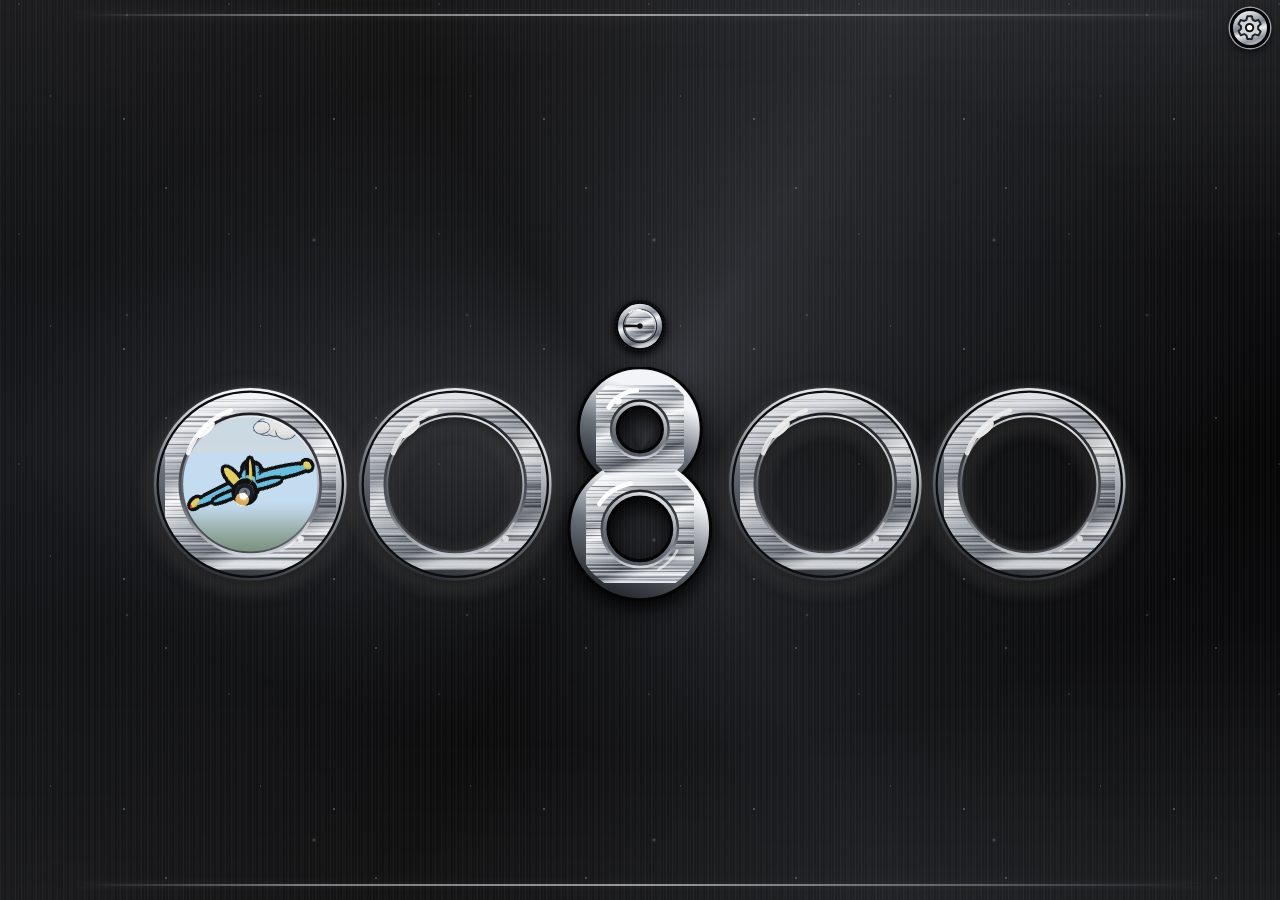
<file: oo8oo/index.html>
<!DOCTYPE html>
<html lang="en">
<head>
  <meta charset="UTF-8" />
  <meta name="viewport" content="width=device-width, initial-scale=1, maximum-scale=1, user-scalable=no, viewport-fit=cover" />
  <meta name="apple-mobile-web-app-capable" content="yes" />
  <meta name="mobile-web-app-capable" content="yes" />
  <meta name="apple-mobile-web-app-status-bar-style" content="black-translucent" />
  <meta name="apple-mobile-web-app-title" content="O8O" />
  <meta name="theme-color" content="#000000" />
  <meta name="format-detection" content="telephone=no" />
  <title>OO8OO</title>
  <link rel="manifest" href="manifest.webmanifest" />
  <link rel="icon" type="image/png" sizes="192x192" href="img/icon-192.png" />
  <link rel="apple-touch-icon" sizes="180x180" href="img/icon-180.png" />
  <link rel="preload" href="fonts/Fredoka.ttf" as="font" type="font/ttf" crossorigin />
  <link rel="stylesheet" href="css/style.css" />
  <script type="importmap">{ "imports": { "three": "./js/vendor/three.module.min.js" } }</script>
</head>
<body>
  <!-- iOS 18+ best-effort haptic tick (see js/haptics.js) -->
  <input id="ios-haptic-switch" type="checkbox" switch aria-hidden="true" tabindex="-1" />
  <label id="ios-haptic-label" for="ios-haptic-switch" aria-hidden="true"></label>

  <canvas id="game-canvas"></canvas>
  <canvas id="hud-canvas"></canvas>

  <!-- top row: always available (title + game) -->
  <div id="top-right" class="top-right">
    <button type="button" class="round-btn ingame" id="btn-music" aria-label="Music on/off" title="Music"><span class="ico">♪</span></button>
    <button type="button" class="round-btn ingame" id="btn-sfx" aria-label="Sound effects on/off" title="Sound effects"><span class="ico">🔊</span></button>
    <button type="button" class="round-btn gear" id="btn-gear" aria-label="Settings" title="Settings">
      <svg viewBox="0 0 48 48" aria-hidden="true"><g stroke="#111" stroke-width="3.5" stroke-linejoin="round">
        <path fill="#ffc93c" d="M20 4h8l1.5 6.2a14 14 0 0 1 4 2.3l6.1-1.9 4 6.9-4.6 4.4a14 14 0 0 1 0 4.6l4.6 4.4-4 6.9-6.1-1.9a14 14 0 0 1-4 2.3L28 44h-8l-1.5-6.2a14 14 0 0 1-4-2.3l-6.1 1.9-4-6.9 4.6-4.4a14 14 0 0 1 0-4.6L4.4 17.5l4-6.9 6.1 1.9a14 14 0 0 1 4-2.3z"/>
        <circle cx="24" cy="24" r="6.5" fill="#fff"/></g></svg>
    </button>
  </div>

  <!-- OPENING SCREEN: the OO8OO circles ARE the menu -->
  <section id="screen-title" class="screen intro">
    <div class="dust d1" aria-hidden="true"></div><div class="dust d2" aria-hidden="true"></div>
    <div class="title-col">
    <button type="button" class="style-dial" id="style-dial" aria-label="Realistic or surreal look" aria-pressed="false"></button>
    <div class="oo8oo" id="oo8oo" aria-label="OO8OO">
      <button type="button" class="o-ring jet-o" id="o-jet" aria-label="Fly the jet">
        <span class="o-hole" id="jet-hole"></span>
        <svg class="ring-svg" viewBox="0 0 100 100" aria-hidden="true"><use href="#silver-ring"/></svg>
      </button>
      <button type="button" class="o-ring idle-o" aria-label="Coming later"><svg class="ring-svg" viewBox="0 0 100 100" aria-hidden="true"><use href="#silver-ring"/></svg></button>
      <div class="o-eight" aria-hidden="true">
        <svg viewBox="0 0 100 150" class="eight-svg"><use href="#silver-eight"/></svg>
      </div>
      <button type="button" class="o-ring idle-o" aria-label="Coming later"><svg class="ring-svg" viewBox="0 0 100 100" aria-hidden="true"><use href="#silver-ring"/></svg></button>
      <button type="button" class="o-ring idle-o" aria-label="Coming later"><svg class="ring-svg" viewBox="0 0 100 100" aria-hidden="true"><use href="#silver-ring"/></svg></button>
    </div>
    </div>
    <div class="preflight hidden" id="preflight" role="dialog" aria-label="Pre-flight">
      <button type="button" class="pf-close" id="pf-close" aria-label="Close">×</button>
      <div class="pf-line" id="pf-line">Series 1 · Book 1 · Chapter 1 · Level 1/10</div>
      <div class="pf-sub" id="pf-sub"></div>
      <div class="pf-row" id="pf-crafts" aria-label="Choose craft"></div>
      <div class="pf-row">
        <button type="button" class="silver-pill" id="pf-continue">Continue</button>
        <button type="button" class="silver-pill" id="pf-new">New game</button>
        <button type="button" class="silver-pill" id="pf-select">Pick level</button>
        <button type="button" class="silver-pill hidden" id="pf-vibe">Vibe mode</button>
      </div>
      <div class="pf-levelsel hidden" id="pf-levelsel"></div>
      <div class="len-pick" id="len-pick" role="radiogroup" aria-label="Mission length">
        <button type="button" class="silver-chip" data-len="3"><b>3</b><small>min</small></button>
        <button type="button" class="silver-chip" data-len="5"><b>5</b><small>min</small></button>
        <button type="button" class="silver-chip" data-len="7"><b>7</b><small>min</small></button>
      </div>
      <div class="pf-hint" id="pf-hint">Tap a time to fly</div>
    </div>
  </section>

  <svg width="0" height="0" style="position:absolute" aria-hidden="true">
    <defs>
      <linearGradient id="g-silver" x1="0" y1="0" x2="0.35" y2="1">
        <stop offset="0" stop-color="#ffffff"/><stop offset="0.18" stop-color="#d9dde3"/>
        <stop offset="0.42" stop-color="#8a9099"/><stop offset="0.55" stop-color="#f4f6f8"/>
        <stop offset="0.72" stop-color="#9aa1aa"/><stop offset="0.9" stop-color="#5d636c"/><stop offset="1" stop-color="#c9ced5"/>
      </linearGradient>
      <linearGradient id="g-silver-edge" x1="0" y1="1" x2="0.4" y2="0">
        <stop offset="0" stop-color="#2a2d32"/><stop offset="0.5" stop-color="#6b717a"/><stop offset="1" stop-color="#f2f4f7"/>
      </linearGradient>
      <linearGradient id="g-silver-in" x1="0" y1="0" x2="0" y2="1">
        <stop offset="0" stop-color="#1c1e22"/><stop offset="0.6" stop-color="#55595f"/><stop offset="1" stop-color="#d0d4da"/>
      </linearGradient>
      <linearGradient id="g-sweep" x1="0" y1="0" x2="1" y2="0.35">
        <stop offset="0" stop-color="#fff" stop-opacity="0"/><stop offset="0.45" stop-color="#fff" stop-opacity="0"/>
        <stop offset="0.5" stop-color="#fff" stop-opacity="0.95"/><stop offset="0.55" stop-color="#fff" stop-opacity="0"/><stop offset="1" stop-color="#fff" stop-opacity="0"/>
        <animateTransform attributeName="gradientTransform" type="translate" values="-1.2 0; -1.2 0; 1.2 0; 1.2 0" keyTimes="0; 0.35; 0.75; 1" dur="4.5s" repeatCount="indefinite"/>
      </linearGradient>
      <filter id="f-brush" x="-2%" y="-2%" width="104%" height="104%" color-interpolation-filters="sRGB">
        <feTurbulence type="fractalNoise" baseFrequency="0.006 0.85" numOctaves="2" seed="7" result="n"/>
        <feColorMatrix in="n" type="matrix" values="0 0 0 0 1  0 0 0 0 1  0 0 0 0 1  1.6 0 0 0 -0.62" result="lite"/>
        <feColorMatrix in="n" type="matrix" values="0 0 0 0 0  0 0 0 0 0  0 0 0 0 0  -1.6 0 0 0 0.78" result="dark"/>
        <feComposite in="lite" in2="SourceGraphic" operator="in" result="lite2"/>
        <feComposite in="dark" in2="SourceGraphic" operator="in" result="dark2"/>
        <feMerge><feMergeNode in="SourceGraphic"/><feMergeNode in="dark2"/><feMergeNode in="lite2"/></feMerge>
      </filter>
      <symbol id="silver-ring" viewBox="0 0 100 100">
        <circle cx="50" cy="50" r="42" fill="none" stroke="url(#g-silver-edge)" stroke-width="15"/>
        <circle cx="50" cy="50" r="42" fill="none" stroke="url(#g-silver)" stroke-width="11" filter="url(#f-brush)"/>
        <circle cx="50" cy="50" r="36.2" fill="none" stroke="url(#g-silver-in)" stroke-width="1.4"/>
        <circle cx="50" cy="50" r="47.6" fill="none" stroke="#0b0c0e" stroke-width="1.2"/>
        <path d="M18 34 A36 36 0 0 1 40 12" fill="none" stroke="#fff" stroke-width="2.4" stroke-linecap="round" opacity="0.9"/>
        <path d="M80 70 A36 36 0 0 1 66 84" fill="none" stroke="#fff" stroke-width="1.4" stroke-linecap="round" opacity="0.5"/>
        <ellipse cx="27" cy="22" rx="6" ry="2.2" transform="rotate(-40 27 22)" fill="#fff" opacity="0.95"/>
        <circle cx="76" cy="78" r="1.6" fill="#fff" opacity="0.8"/>
      </symbol>
      <symbol id="silver-eight" viewBox="0 0 100 150">
        <g fill="none">
          <ellipse cx="50" cy="40" rx="27" ry="27" stroke="#050506" stroke-width="27"/>
          <ellipse cx="50" cy="104" rx="33" ry="33" stroke="#050506" stroke-width="27"/>
          <ellipse cx="50" cy="40" rx="27" ry="27" stroke="url(#g-silver-edge)" stroke-width="23"/>
          <ellipse cx="50" cy="104" rx="33" ry="33" stroke="url(#g-silver-edge)" stroke-width="23"/>
          <ellipse cx="50" cy="40" rx="27" ry="27" stroke="url(#g-silver)" stroke-width="17" filter="url(#f-brush)"/>
          <ellipse cx="50" cy="104" rx="33" ry="33" stroke="url(#g-silver)" stroke-width="17" filter="url(#f-brush)"/>
          <ellipse cx="50" cy="40" rx="18.5" ry="18.5" stroke="url(#g-silver-in)" stroke-width="1.6"/>
          <ellipse cx="50" cy="104" rx="24.5" ry="24.5" stroke="url(#g-silver-in)" stroke-width="1.6"/>
          <ellipse cx="50" cy="40" rx="27" ry="27" stroke="url(#g-sweep)" stroke-width="17"/>
          <ellipse cx="50" cy="104" rx="33" ry="33" stroke="url(#g-sweep)" stroke-width="17"/>
          <path d="M30 26 A24 24 0 0 1 48 15" stroke="#fff" stroke-width="3" stroke-linecap="round"/>
          <path d="M24 88 A30 30 0 0 1 44 75" stroke="#fff" stroke-width="3" stroke-linecap="round"/>
          <path d="M74 118 A30 30 0 0 1 62 130" stroke="#fff" stroke-width="1.6" stroke-linecap="round" opacity="0.6"/>
          <circle cx="36" cy="22" r="2.2" fill="#fff"/>
        </g>
      </symbol>
    </defs>
  </svg>

  <!-- ENDING -->
  <section id="screen-end" class="screen hidden">
    <div class="end-wrap">
      <svg viewBox="0 0 100 100" class="end-ring" aria-hidden="true"><use href="#silver-ring"/></svg>
      <h1 class="end-title">You finished OO8OO!</h1>
      <p class="end-name" id="end-name"></p>
      <p class="end-sub">10 series · 100 books · 1,000 chapters · 10,000 levels</p>
      <div class="pf-row"><button type="button" class="silver-pill" id="end-vibe">Vibe mode</button><button type="button" class="silver-pill" id="end-menu">Menu</button></div>
    </div>
  </section>

  <!-- LOADING -->
  <section id="screen-loading" class="screen hidden">
    <div class="loader"><svg class="spin8" viewBox="0 0 100 150" aria-hidden="true"><use href="#silver-eight"/></svg><p id="loading-text">Loading satellite map…</p></div>
  </section>

  <!-- HUD -->
  <div id="hud" class="hidden">
    <div class="hud-tl">
      <div class="chip-pill" id="hud-timer">3:00</div>
      <div class="chip-pill score" id="hud-score">0</div>
      <div class="obj" id="hud-obj"></div>
      <div class="hud-pos" id="hud-pos"></div>
    </div>
    <canvas id="radar" width="240" height="240" aria-label="Radar"></canvas>
    <div class="hud-bl" id="weapons">
      <button type="button" class="wpn" id="wpn-gun"><svg class="heat" viewBox="0 0 100 100" aria-hidden="true"><circle class="heat-bg" cx="50" cy="50" r="44"/><circle class="heat-fill" id="heat-fill" cx="50" cy="50" r="44" pathLength="100"/></svg><span class="wi">●●</span><b>Gun</b><i id="ammo-gun">∞</i></button>
      <button type="button" class="wpn" id="wpn-rocket"><span class="wi">➤</span><b>Rocket</b><i id="ammo-rocket">16</i></button>
      <button type="button" class="wpn" id="wpn-bomb"><span class="wi">⬤</span><b>Bomb</b><i id="ammo-bomb">8</i></button>
    </div>
    <div class="hud-loops" id="loops">
      <button type="button" class="loop-btn" id="btn-loop-in" aria-label="Inside loop"><svg viewBox="0 0 40 40" aria-hidden="true"><path class="lp" d="M4 33 H17 A12 12 0 1 1 23 33 H36"/><path class="la" d="M27.5 9.6 l2.6 -6.4 l3.4 6"/><circle class="ld" cx="20" cy="9" r="2.6"/></svg></button>
      <button type="button" class="loop-btn" id="btn-loop-out" aria-label="Outside loop"><svg viewBox="0 0 40 40" aria-hidden="true"><path class="lp" d="M4 7 H17 A12 12 0 1 0 23 7 H36"/><path class="la" d="M27.5 30.4 l2.6 6.4 l3.4 -6"/><circle class="ld" cx="20" cy="31" r="2.6"/></svg></button>
      <button type="button" class="loop-btn" id="btn-roll-l" aria-label="Barrel roll left"><svg viewBox="0 0 40 40" aria-hidden="true"><ellipse class="lp" cx="20" cy="20" rx="15" ry="8.5"/><path class="la" d="M11 6.5 l-5.5 5.4 l7.2 2.2"/><path class="lw" d="M10 20 H30 M20 15.5 V20"/></svg></button>
      <button type="button" class="loop-btn" id="btn-roll-r" aria-label="Barrel roll right"><svg viewBox="0 0 40 40" aria-hidden="true"><ellipse class="lp" cx="20" cy="20" rx="15" ry="8.5"/><path class="la" d="M29 6.5 l5.5 5.4 l-7.2 2.2"/><path class="lw" d="M10 20 H30 M20 15.5 V20"/></svg></button>
    </div>
    <div class="friend-slot" id="friend-slot" aria-hidden="true"></div>
    <div class="hud-bc">
      <div class="hp"><i id="hud-hp"></i></div>
      <div class="flight"><span>SPD <b id="hud-spd">0</b></span><span id="alt-box">ALT <b id="hud-alt">0</b><em class="low-alt" id="low-alt" aria-hidden="true">▲</em></span></div>
    </div>
    <button type="button" class="round-btn view-btn" id="btn-view" aria-label="Toggle cockpit/outside view"><span id="view-ico">👁</span><small id="view-label">Cockpit</small></button>
    <div id="alert" class="alert hidden"></div>
    <div id="toasts"></div>
    <div id="look-hint">Drag here to look around</div>
  </div>
  <div id="hit-flash"></div>
  <div id="crash" class="crash hidden" aria-live="polite"><div class="crash-badge"><b>BOOM!</b><span>Oops! Back to the sky…</span></div></div>
  <div id="crash-flash" aria-hidden="true"></div>
  <div id="low-edge" aria-hidden="true"></div>
  <div id="sky-flash" aria-hidden="true"></div>
  <div id="dream-glow" aria-hidden="true"></div>

  <!-- SETTINGS -->
  <div id="settings" class="modal hidden" role="dialog" aria-label="Settings">
    <div class="card">
      <h2>Settings</h2>
      <div class="set-pos" id="set-pos"></div>
      <div class="set-scroll">
        <label class="set-row"><span>Pilot name</span><input id="set-name" type="text" maxlength="16" placeholder="Your name" autocomplete="off" enterkeyhint="done" /></label>
        <div class="set-row col"><span>Game mode</span>
          <div class="seg">
            <button type="button" class="seg-btn on" id="mode-solo">Play solo vs the machine</button>
            <button type="button" class="seg-btn" id="mode-multi" disabled aria-disabled="true">Multiplayer online <em>coming soon</em></button>
          </div>
        </div>
        <div class="set-row icon-only"><button type="button" class="style-dial small" id="set-style" aria-label="Realistic or surreal look" aria-pressed="false"></button></div>
        <div class="set-row"><span>Music</span><button type="button" class="toggle" id="set-music"></button></div>
        <div class="set-row"><span>Sound effects</span><button type="button" class="toggle" id="set-sfx"></button></div>
        <div class="set-row"><span>Vibration</span><button type="button" class="toggle" id="set-haptics"></button></div>
        <div class="set-row"><span>Graphics</span>
          <div class="seg small"><button type="button" class="seg-btn" data-q="low">Low</button><button type="button" class="seg-btn" data-q="high">High</button></div>
        </div>
        <div class="set-row"><span>Tilt steering</span><button type="button" class="soft-btn" id="set-tilt">Enable</button></div>
        <div class="set-row"><span>Calibrate tilt</span><button type="button" class="soft-btn" id="set-cal">Hold phone, tap</button></div>
        <div class="set-row"><span>Invert up/down</span><button type="button" class="toggle" id="set-invert"></button></div>
        <div class="set-row"><span>Tilt sensitivity</span><input type="range" id="set-sens" min="0.5" max="1.8" step="0.1" /></div>
        <h3>Next mission</h3>
        <div class="set-row col"><span>Mission length</span><div class="chips" id="chips-len"></div></div>
        <div class="set-row col"><span>Place (real world)</span><div class="chips" id="chips-place"></div></div>
        <div class="set-row col"><span>Time of day</span><div class="chips" id="chips-time"></div></div>
        <div class="set-row col"><span>Weather</span><div class="chips" id="chips-weather"></div></div>
        <div class="set-row col"><span>Jet color</span><div class="chips" id="chips-color"></div></div>
        <p class="keys">Desktop: W/S or ↑/↓ pitch · A/D or ←/→ bank · Q/E rudder · L inside loop · K outside loop · J / O barrel roll left / right · Space gun · F rocket · B bomb · V view · Shift boost · drag right side to look</p>
      </div>
      <div class="card-foot">
        <button type="button" class="soft-btn hidden" id="set-quit">Quit mission</button>
        <button type="button" class="big-btn small" id="set-close">Done</button>
      </div>
    </div>
  </div>

  <!-- RESULTS -->
  <div id="results" class="modal hidden">
    <div class="card">
      <h2 id="res-title">Mission complete!</h2>
      <div class="stars" id="res-stars"></div>
      <p id="res-sub"></p>
      <ul id="res-list"></ul>
      <div class="card-foot">
        <button type="button" class="soft-btn" id="res-menu">Menu</button>
        <button type="button" class="big-btn small" id="res-again">Fly again</button>
      </div>
    </div>
  </div>

  <div class="attr-play hidden" id="attr-play">Imagery © Esri, Maxar, Earthstar Geographics</div>
  <noscript>OO8OO needs JavaScript.</noscript>
  <script type="module" src="js/main.js?v=5"></script>
</body>
</html>
</file>
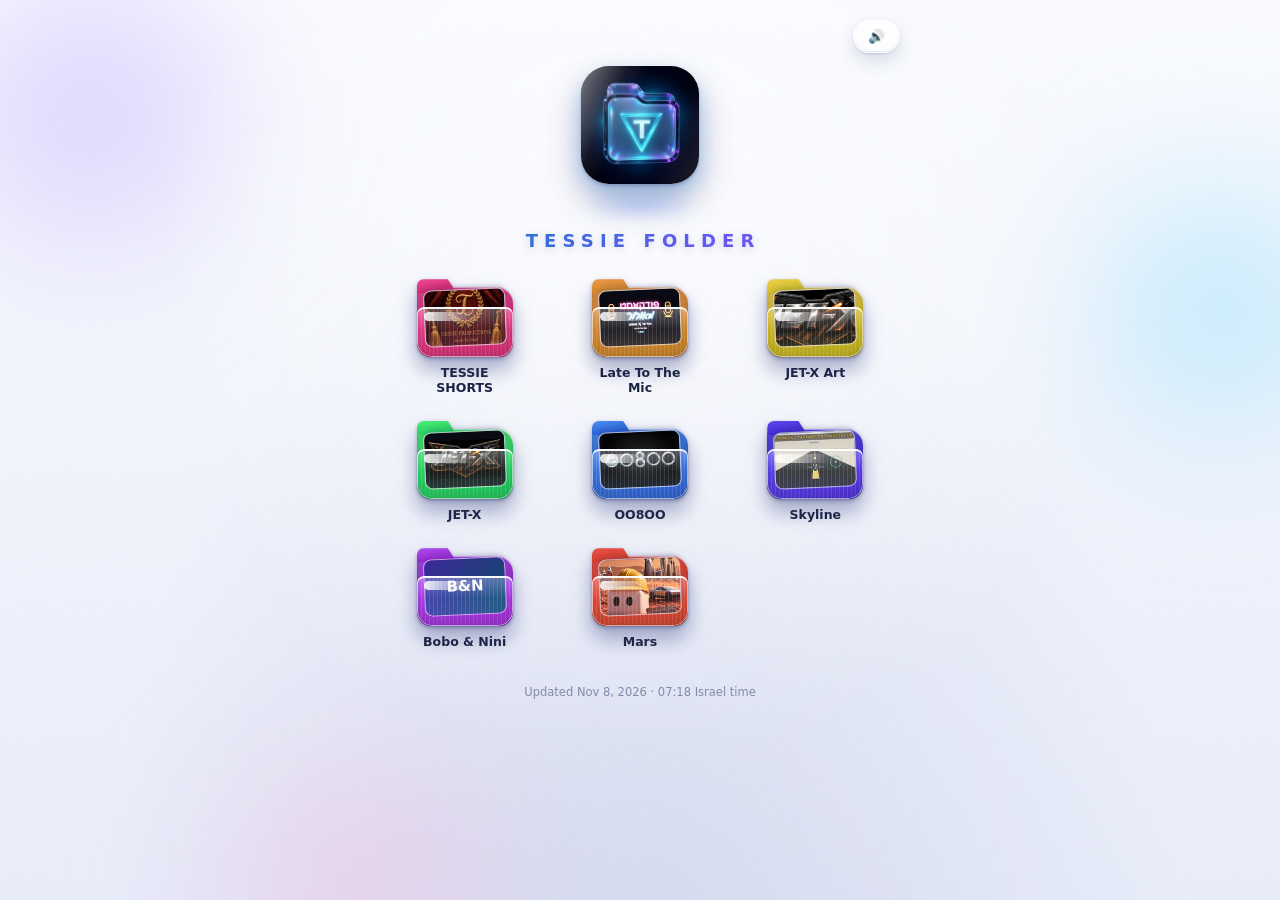
<file: tessie/index.html>
<!doctype html>
<html lang="en"><head><meta charset="utf-8">
<meta name="viewport" content="width=device-width,initial-scale=1,viewport-fit=cover">
<meta name="theme-color" content="#f3f6fd"><meta name="robots" content="noindex">
<meta name="apple-mobile-web-app-capable" content="yes"><meta name="apple-mobile-web-app-title" content="Tessie">
<title>TESSIE FOLDER</title>
<link rel="icon" type="image/png" sizes="32x32" href="favicon-32-v3.png"><link rel="icon" type="image/png" sizes="192x192" href="icon-192-v3.png"><link rel="apple-touch-icon" sizes="180x180" href="icon-180-v3.png"><link rel="manifest" href="manifest-v3.webmanifest">
<style>
:root{--cy:#35e0ff;--vi:#8a5cff;--ink:#1b2440;--dim:#6b7694;--ac:#0b86b4;--px:0;--py:0;
 --grain:url("data:image/svg+xml;utf8,<svg xmlns='http://www.w3.org/2000/svg' width='180' height='180'><filter id='n'><feTurbulence type='fractalNoise' baseFrequency='.85' numOctaves='2' stitchTiles='stitch'/><feColorMatrix values='0 0 0 0 1 0 0 0 0 1 0 0 0 0 1 0 0 0 .55 0'/></filter><rect width='100%' height='100%' filter='url(%23n)'/></svg>");
 --grainD:url("data:image/svg+xml;utf8,<svg xmlns='http://www.w3.org/2000/svg' width='180' height='180'><filter id='n'><feTurbulence type='fractalNoise' baseFrequency='.8' numOctaves='2' stitchTiles='stitch'/><feColorMatrix values='0 0 0 0 .2 0 0 0 0 .25 0 0 0 0 .45 0 0 0 .5 0'/></filter><rect width='100%' height='100%' filter='url(%23n)'/></svg>");
 --brush:repeating-linear-gradient(90deg,rgba(255,255,255,.12) 0 1px,rgba(255,255,255,0) 1px 3px,rgba(80,90,140,.035) 3px 4px)}
*{box-sizing:border-box;-webkit-tap-highlight-color:transparent;-webkit-user-select:none;user-select:none}
html,body{margin:0;min-height:100%}
body{color:var(--ink);font:15px/1.4 -apple-system,BlinkMacSystemFont,"SF Pro Text",system-ui,Segoe UI,Roboto,sans-serif;background:linear-gradient(180deg,#fbfcff 0,#f1f4fc 55%,#eaeefa 100%) fixed;overflow-x:hidden;
 padding:max(14px,env(safe-area-inset-top)) max(18px,env(safe-area-inset-right)) 40px max(18px,env(safe-area-inset-left))}
/* depth layers: aurora orbs (parallax) + vignette + film grain */
.orb{position:fixed;border-radius:50%;filter:blur(60px);pointer-events:none;z-index:-3;transition:transform .5s cubic-bezier(.2,.8,.2,1)}
.o1{width:420px;height:420px;left:-120px;top:-100px;background:radial-gradient(circle,rgba(190,170,255,.55),transparent 68%);transform:translate(calc(var(--px)*26px),calc(var(--py)*20px));animation:dr1 14s ease-in-out infinite alternate}
.o2{width:380px;height:380px;right:-130px;top:120px;background:radial-gradient(circle,rgba(150,225,255,.6),transparent 68%);transform:translate(calc(var(--px)*-34px),calc(var(--py)*-22px));animation:dr2 17s ease-in-out infinite alternate}
.o3{width:460px;height:340px;left:10%;bottom:-160px;background:radial-gradient(circle,rgba(255,190,225,.5),transparent 70%);transform:translate(calc(var(--px)*18px),calc(var(--py)*-14px))}
@keyframes dr1{to{margin:40px 0 0 30px}}@keyframes dr2{to{margin:-30px 24px 0 0}}
body:before{content:"";position:fixed;inset:0;z-index:-2;background:radial-gradient(ellipse at 50% 30%,rgba(255,255,255,.75),transparent 55%),radial-gradient(ellipse at 50% 110%,rgba(120,130,190,.18),transparent 60%)}
body:after{content:"";position:fixed;inset:0;z-index:50;pointer-events:none;background:var(--grainD);opacity:.05;mix-blend-mode:multiply}
main{max-width:520px;margin:0 auto;perspective:900px}
.top{display:flex;align-items:center;gap:10px;min-height:44px;margin-bottom:6px}
.sp{flex:1}
.pill{background:linear-gradient(180deg,rgba(255,255,255,.95),rgba(255,255,255,.6));color:var(--ac);border:1px solid rgba(255,255,255,.95);border-radius:22px;padding:8px 14px;font:600 14px inherit;backdrop-filter:blur(10px);cursor:pointer;box-shadow:0 1px 2px rgba(60,70,130,.18),0 8px 18px rgba(60,70,130,.18),inset 0 -1px 0 rgba(120,130,190,.2)}
.pill:active{transform:scale(.94)}
.crumb{font-weight:700;letter-spacing:.04em;color:hsl(var(--ph,215) 70% 38%);}
.hero{text-align:center;margin:8px 0 26px;transform:rotateY(calc(var(--px)*7deg)) rotateX(calc(var(--py)*-6deg));transition:transform .4s cubic-bezier(.2,.8,.2,1)}
.hero .lg{position:relative;width:118px;height:118px;margin:0 auto;border-radius:28px;box-shadow:0 2px 3px rgba(40,50,110,.25),0 18px 36px rgba(50,60,130,.38),0 8px 18px rgba(53,180,255,.25),0 0 0 1px rgba(255,255,255,.7)}
.hero .lg img{width:100%;height:100%;border-radius:28px;display:block}
.hero .lg:after{content:"";position:absolute;inset:0;border-radius:28px;background:linear-gradient(115deg,rgba(255,255,255,.5) 0,rgba(255,255,255,.08) 28%,transparent 40%,transparent 70%,rgba(255,255,255,.12));mix-blend-mode:screen;pointer-events:none}
.hero .rf{width:118px;height:30px;margin:6px auto 0;border-radius:50%;background:radial-gradient(ellipse,rgba(70,130,255,.28),transparent 70%);filter:blur(6px)}
.hero h1{margin:8px 0 0;font-size:18px;letter-spacing:.34em;font-weight:800;padding-left:.34em;background:linear-gradient(90deg,#0b86b4,#5a5cf0 55%,#8a4dff);-webkit-background-clip:text;background-clip:text;color:transparent;filter:drop-shadow(0 2px 4px rgba(90,90,200,.25))}
.grid{display:grid;grid-template-columns:repeat(3,1fr);gap:26px 6px;justify-items:center}
.app{width:100%;max-width:112px;display:flex;flex-direction:column;align-items:center;gap:9px;background:none;border:0;color:var(--ink);cursor:pointer;padding:0;font:inherit;animation:pop .45s cubic-bezier(.2,1.3,.4,1) both;animation-delay:calc(var(--i,0)*45ms)}
@keyframes pop{from{opacity:0;transform:translateY(14px) scale(.8)}to{opacity:1;transform:none}}
.nm{font-size:12.5px;line-height:1.15;text-align:center;max-width:100px;overflow-wrap:anywhere;font-weight:600;color:var(--ink)}
/* glossy app icon: rounded square, glass gloss, grain, inner bevel, layered shadow */
.ic{position:relative;width:76px;height:76px;border-radius:19px;background:#0b1024 center/cover no-repeat;
 box-shadow:0 1px 1px rgba(30,40,100,.35),0 4px 8px rgba(40,50,110,.22),0 12px 22px rgba(50,60,130,.25),0 0 0 1px rgba(255,255,255,.9),inset 0 1px 0 rgba(255,255,255,.7),inset 0 -8px 14px rgba(0,0,0,.18);
 display:flex;align-items:center;justify-content:center;transition:transform .15s cubic-bezier(.3,1.4,.5,1)}
.ic:after{content:"";position:absolute;inset:0;border-radius:inherit;pointer-events:none;background:linear-gradient(160deg,rgba(255,255,255,.42) 0,rgba(255,255,255,.1) 26%,transparent 46%),var(--grain);background-blend-mode:normal,overlay}
.app:active .ic,.app:active .fold{transform:scale(.9)}
.ic.tile{background:linear-gradient(135deg,#3a2a9a,#0e4a66);font-weight:800;font-size:20px;color:#fff;text-shadow:0 2px 4px rgba(0,0,0,.5)}
.ic.plan{background:rgba(255,255,255,.6);border:2px dashed rgba(11,134,180,.55);color:var(--ac);font-weight:800;box-shadow:0 8px 18px rgba(60,70,130,.15)}
.ic.start{background:rgba(255,255,255,.6);border:2px dashed rgba(90,100,150,.35);color:var(--dim);font-size:24px;box-shadow:0 8px 18px rgba(60,70,130,.12)}
.ic.plan:after,.ic.start:after{display:none}
/* 3D glass folder: back panel + tab, project art peeking out as paper, frosted front panel */
.fold{position:relative;width:96px;height:78px;transition:transform .15s cubic-bezier(.3,1.4,.5,1);filter:drop-shadow(0 12px 10px rgba(50,60,130,.3)) drop-shadow(0 2px 2px rgba(40,50,110,.35));--h:210}
.fold .bk{position:absolute;left:0;right:0;top:8px;bottom:0;border-radius:6px 16px 14px 14px;background:linear-gradient(170deg,hsl(var(--h) 85% 62%),hsl(calc(var(--h) + 8) 75% 44%));box-shadow:inset 0 1px 0 rgba(255,255,255,.55),inset 0 -10px 16px rgba(0,0,0,.3)}
.fold .bk:before{content:"";position:absolute;left:0;top:-8px;width:40px;height:14px;border-radius:7px 9px 0 0;background:inherit;clip-path:polygon(0 0,78% 0,100% 100%,0 100%)}
.fold .pp{position:absolute;left:8px;right:8px;top:11px;bottom:12px;border-radius:7px;background:#0b1024 center/cover no-repeat;transform:rotate(-2.5deg);box-shadow:0 -2px 6px rgba(30,40,100,.25),0 0 0 1px rgba(255,255,255,.7);transition:transform .25s}
.fold .pp.t{background:linear-gradient(135deg,#3a2a9a,#0e4a66);display:flex;align-items:center;justify-content:center;font-weight:800;color:#fff;font-size:15px}
.fold .fr{position:absolute;left:0;right:0;bottom:0;height:50px;border-radius:7px 7px 15px 15px;transform-origin:50% 100%;
 background:linear-gradient(180deg,hsla(var(--h),90%,96%,.30) 0,hsla(var(--h),90%,90%,.06) 45%,hsla(var(--h),90%,68%,.22) 100%),var(--brush);
 backdrop-filter:saturate(1.25);-webkit-backdrop-filter:saturate(1.25);box-shadow:inset 0 2px 0 rgba(255,255,255,.95),inset 0 0 0 1px rgba(255,255,255,.55),inset 0 -2px 0 hsla(var(--h),60%,40%,.28),0 1px 2px rgba(30,40,100,.25);transition:transform .35s cubic-bezier(.3,1,.4,1)}
.fold .fr:before{content:"";position:absolute;left:8%;top:5px;width:55%;height:9px;border-radius:6px;background:linear-gradient(90deg,rgba(255,255,255,.9),rgba(255,255,255,0));filter:blur(.6px)}
.fold .fr:after{content:"";position:absolute;inset:0;border-radius:inherit;background:var(--grain);opacity:.18;mix-blend-mode:overlay;pointer-events:none}
.app:hover .fold .fr{transform:rotateX(18deg)}.app:hover .fold .pp{transform:rotate(-2.5deg) translateY(-5px)}
/* folder-opening transition */
.fly{position:fixed;z-index:40;pointer-events:none;perspective:600px;transform-origin:50% 50%;transition:transform .62s cubic-bezier(.5,0,.2,1),opacity .35s ease .4s}
.fly .fold{width:100%;height:100%;filter:drop-shadow(0 18px 26px rgba(50,60,130,.4))}
.fly.fgo .fr{transform:rotateX(78deg);transition:transform .5s cubic-bezier(.3,1,.4,1)}
.fly.fgo .pp{transform:rotate(0) translateY(-14px) scale(1.08)}
.flash{position:fixed;inset:0;z-index:39;pointer-events:none;background:radial-gradient(circle at var(--fx,50%) var(--fy,40%),rgba(255,255,255,.9),rgba(140,200,255,.45) 28%,transparent 62%);opacity:0;transition:opacity .45s}
.flash.on{opacity:1}
.enter{animation:enter .5s cubic-bezier(.2,.9,.3,1) both}
.sheet.enter{animation:pflip .7s cubic-bezier(.2,.8,.2,1) both;transform-origin:left center;backface-visibility:hidden}
@keyframes pflip{0%{opacity:0;transform:perspective(1400px) rotateY(-75deg) translateX(30px);filter:brightness(.6)}55%{opacity:1;filter:brightness(1.08)}100%{opacity:1;transform:perspective(1400px) rotateY(0);filter:none}}
@keyframes enter{from{opacity:0;transform:translateY(18px) scale(.97)}to{opacity:1;transform:none}}
.sheet{position:relative;margin-top:10px;border-radius:24px;overflow:hidden;border:1px solid rgba(255,255,255,.95);
 background:linear-gradient(165deg,rgba(255,255,255,.92),rgba(255,255,255,.7) 45%,rgba(240,244,255,.85)),var(--brush);backdrop-filter:blur(18px) saturate(1.3);-webkit-backdrop-filter:blur(18px) saturate(1.3);
 box-shadow:0 2px 3px rgba(40,50,110,.18),0 14px 24px rgba(50,60,130,.18),0 34px 60px rgba(50,60,130,.22),inset 0 1px 0 #fff,inset 0 -1px 0 rgba(120,130,190,.2)}
.sheet:after{content:"";position:absolute;inset:0;border-radius:inherit;background:var(--grainD);opacity:.22;mix-blend-mode:multiply;pointer-events:none}
.sheet .pic{position:relative;aspect-ratio:16/9;background:#0b1024 center/cover no-repeat;box-shadow:inset 0 -24px 30px -20px rgba(30,40,100,.35)}
.sheet .pic:after{content:"";position:absolute;inset:0;background:linear-gradient(120deg,rgba(255,255,255,.28) 0,transparent 30%)}
.sheet .pic.logo{background-size:contain}
.sheet .in{position:relative;padding:16px 18px 18px;z-index:1}
.sheet h2{margin:0 0 2px;font-size:22px;letter-spacing:-.01em}
.sheet .sb{color:hsl(var(--ph,200) 75% 36%);font-weight:600;font-size:14px;margin:0 0 2px}
.sheet .dt{color:var(--dim);font-size:13px;margin-bottom:10px}
.sheet ul{margin:0 0 16px;padding-left:19px;color:#2a3555}.sheet li{margin:4px 0}
.go{position:relative;display:block;width:100%;text-align:center;text-decoration:none;font-weight:800;letter-spacing:.16em;font-size:15px;color:#06202e;background:linear-gradient(180deg,#a6f3ff,#35e0ff 45%,#6a8cff 100%);border-radius:15px;padding:15px;overflow:hidden;
 box-shadow:0 1px 0 rgba(255,255,255,.7) inset,0 -3px 6px rgba(20,40,140,.35) inset,0 8px 0 -4px rgba(10,40,100,.5),0 14px 26px rgba(53,224,255,.35);transition:transform .12s}
.go:after{content:"";position:absolute;left:0;right:0;top:0;height:50%;background:linear-gradient(180deg,rgba(255,255,255,.55),rgba(255,255,255,.05))}
.go:active{transform:translateY(3px) scale(.985)}
.go.off{background:rgba(60,70,130,.07);color:var(--dim);box-shadow:inset 0 1px 0 rgba(255,255,255,.8);letter-spacing:.06em;font-weight:600;font-size:13px}.go.off:after{display:none}
.fn{color:var(--dim);font-size:12px;margin:9px 2px 0;text-align:center}
.note{color:var(--dim);font-size:11.5px;text-align:center;margin-top:34px;opacity:.8}
@media(prefers-reduced-motion:reduce){*{animation:none!important;transition:none!important}}
</style></head><body>
<div class="orb o1"></div><div class="orb o2"></div><div class="orb o3"></div>
<main>
<div class="top" id="top"></div>
<div id="view"></div>
<div class="note" id="note"></div>
</main>
<script>
(function(){
  var D,view=document.getElementById("view"),top=document.getElementById("top"),root=document.documentElement,HUES=[2,28,48,135,215,245,275],first=true;
  /* ---------- tiny WebAudio UI sounds (synthesized, no files) ---------- */
  var AC=null,muted=false;try{muted=localStorage.getItem("tf-mute")==="1"}catch(e){}
  var MB;function ctx(){if(!AC){try{if(navigator.audioSession)navigator.audioSession.type="playback"}catch(e){}var C=window.AudioContext||window.webkitAudioContext;if(C){AC=new C();var cp=AC.createDynamicsCompressor();cp.threshold.value=-18;cp.ratio.value=4;MB=AC.createGain();MB.gain.value=2.6;MB.connect(cp);cp.connect(AC.destination);var sb=AC.createBufferSource();sb.buffer=AC.createBuffer(1,1,22050);sb.connect(AC.destination);sb.start(0)}}if(AC&&AC.state==="suspended")AC.resume();return AC}
  function env(g,t,a,d,pk){g.gain.setValueAtTime(0.0001,t);g.gain.exponentialRampToValueAtTime(pk,t+a);g.gain.exponentialRampToValueAtTime(0.0001,t+a+d)}
  function tone(f,t0,dur,type,pk,f2){var a=AC,o=a.createOscillator(),g=a.createGain();o.type=type||"sine";o.frequency.setValueAtTime(f,t0);if(f2)o.frequency.exponentialRampToValueAtTime(f2,t0+dur);env(g,t0,0.006,dur,pk||.12);o.connect(g);g.connect(MB||a.destination);o.start(t0);o.stop(t0+dur+.05)}
  function noise(t0,dur,f1,f2,pk,q){var a=AC,n=a.sampleRate*dur|0,b=a.createBuffer(1,n,a.sampleRate),d=b.getChannelData(0);for(var i=0;i<n;i++)d[i]=Math.random()*2-1;
    var s=a.createBufferSource();s.buffer=b;var f=a.createBiquadFilter();f.type="bandpass";f.Q.value=q||2;f.frequency.setValueAtTime(f1,t0);f.frequency.exponentialRampToValueAtTime(f2,t0+dur);var g=a.createGain();env(g,t0,dur*.25,dur*.75,pk);s.connect(f);f.connect(g);g.connect(MB||a.destination);s.start(t0)}
  var S={
    tap:function(t){tone(1500,t,.05,"sine",.1,900);tone(3000,t,.02,"triangle",.03)},
    open:function(t){noise(t,.5,300,3200,.22,1.6);tone(392,t+.05,.5,"sine",.1);tone(587,t+.16,.55,"sine",.09);tone(784,t+.3,.7,"triangle",.07)},
    back:function(t){noise(t,.3,2400,350,.14,1.6);tone(660,t,.18,"sine",.09,330)},
    pick:function(t){tone(880,t,.09,"sine",.11);tone(1318,t+.07,.16,"sine",.1);tone(2637,t+.07,.1,"triangle",.025)},
    go:function(t){[523,659,784,1047].forEach(function(f,i){tone(f,t+i*.07,.5,"triangle",.09)});tone(2093,t+.28,.6,"sine",.04)},
    flip:function(t){noise(t,.22,900,5200,.3,1.2);noise(t+.12,.12,4000,1500,.12,3);tone(180,t+.16,.08,"sine",.18,90)},
    swoosh:function(t){noise(t,.42,250,4200,.32,1.1);tone(140,t,.3,"sine",.1,70)},
    mute:function(t){tone(700,t,.08,"sine",.08)}};
  function snd(n){if(muted&&n!=="mute")return;var a=ctx();if(a)try{S[n](a.currentTime+.01)}catch(e){}}
  /* ---------- helpers ---------- */
  function el(t,c,x){var e=document.createElement(t);if(c)e.className=c;if(x!=null)e.textContent=x;return e}
  function bg(e,k,d){if(k)e.style.backgroundImage="url(a/"+(d||"i")+"/"+k+".webp)"}
  function fmt(s,dOnly){var m=/^(\d{4})-(\d\d)-(\d\d)(?: (\d\d:\d\d))?$/.exec(s||"");if(!m)return "Date not recorded";
    var mo=["Jan","Feb","Mar","Apr","May","Jun","Jul","Aug","Sep","Oct","Nov","Dec"][+m[2]-1];return mo+" "+(+m[3])+", "+m[1]+(m[4]&&!dOnly?" · "+m[4]+" Israel time":"")}
  function foldEl(p,i){var f=el("div","fold");f.style.setProperty("--h",p.hue!=null?p.hue:HUES[i%HUES.length]);f.appendChild(el("div","bk"));
    var pp=el("div","pp"+(p.icon?"":" t"));if(p.icon)bg(pp,p.icon);else pp.textContent=p.tile||p.name.charAt(0);f.appendChild(pp);f.appendChild(el("div","fr"));return f}
  function stagger(g){[].forEach.call(g.children,function(c,i){c.style.setProperty("--i",i)})}
  /* ---------- views ---------- */
  function home(anim){top.innerHTML="";var sp=el("span","sp");top.appendChild(sp);top.appendChild(muteBtn());
    var h=el("div","hero"),lg=el("div","lg"),im=el("img");im.src="a/tessie_logo.webp";im.alt="";im.width=118;im.height=118;lg.appendChild(im);h.appendChild(lg);h.appendChild(el("div","rf"));h.appendChild(el("h1",null,"TESSIE FOLDER"));
    view.innerHTML="";view.appendChild(h);var g=el("div","grid");
    D.projects.forEach(function(p,i){var b=el("button","app");b.appendChild(foldEl(p,i));b.appendChild(el("div","nm",p.name));
      b.onclick=function(){snd("open");openAnim(b,function(){go("#/"+p.id)})};g.appendChild(b)});stagger(g);view.appendChild(g)}
  function muteBtn(){var b=el("button","pill",muted?"🔇":"🔊");b.setAttribute("aria-label","sound");b.onclick=function(){muted=!muted;try{localStorage.setItem("tf-mute",muted?"1":"0")}catch(e){}b.textContent=muted?"🔇":"🔊";snd("mute")};return b}
  function back(to,label){top.innerHTML="";var b=el("button","pill","‹ "+label);b.onclick=function(){snd("swoosh");go(to)};top.appendChild(b);return b}
  function folder(p){back("#/","Home");top.appendChild(el("span","crumb",p.name));top.appendChild(el("span","sp"));top.appendChild(muteBtn());view.innerHTML="";var g=el("div","grid");g.style.marginTop="22px";g.style.gridTemplateColumns="repeat("+(p.folders?3:4)+",1fr)";
    (p.folders||[]).forEach(function(f){var b=el("button","app");b.appendChild(foldEl({icon:f.icon,name:f.name,tile:f.tile,hue:f.hue!=null?f.hue:p.hue},0));b.appendChild(el("div","nm",f.name));
      b.onclick=function(){snd("open");openAnim(b,function(){go("#/"+p.id+"/"+f.id)})};g.appendChild(b)});
    if(p.next){var n=p.next,b=el("button","app"),i=el("div","ic plan",n.short);b.appendChild(i);b.appendChild(el("div","nm","Planned"));b.onclick=function(){snd("pick");go("#/"+p.id+"/next")};g.appendChild(b)}
    (p.items||[]).forEach(function(x){var st=x.id==="start",b=el("button","app"),i=el("div","ic"+(st?" start":x.shot?"":" tile"));
      if(st)i.textContent="◌";else if(x.shot)bg(i,x.shot);else i.textContent=(p.tile||x.short.charAt(0));
      b.appendChild(i);b.appendChild(el("div","nm",x.short));b.onclick=function(){snd("flip");go("#/"+p.id+"/"+x.id)};g.appendChild(b)});
    stagger(g);view.appendChild(g)}
  function sheet(p,x){back("#/"+p.id,p.name);top.appendChild(el("span","sp"));top.appendChild(muteBtn());view.innerHTML="";var s=el("div","sheet enter"),pic=el("div","pic");
    if(x.shot){bg(pic,x.shot,"s");if(/logo/.test(x.shot))pic.className+=" logo"}else if(p.icon){bg(pic,p.icon,"s");pic.className+=" logo"}
    s.appendChild(pic);var n=el("div","in");n.appendChild(el("h2",null,x.label));if(x.title)n.appendChild(el("div","sb",x.title));
    n.appendChild(el("div","dt",x.id==="start"?"":fmt(x.when,x.dateOnly)));
    var u=el("ul");(x.bullets||[]).forEach(function(t){u.appendChild(el("li",null,t))});n.appendChild(u);
    if(x.link){var a=el("a","go",x.linkLabel||"OPEN");a.href=x.link;a.target=/^https?:/.test(x.link)?"_blank":"_self";a.rel="noopener";a.addEventListener("pointerdown",function(){snd("go")});n.appendChild(a);(x.links||[]).forEach(function(k){var b=el("a","go",k.label);b.href=k.url;b.target="_self";b.style.marginTop="10px";b.addEventListener("pointerdown",function(){snd("go")});n.appendChild(b)});if(x.linkNote)n.appendChild(el("div","fn",x.linkNote))}
    else if(x.versions){x.versions.forEach(function(k){var r=el("div");r.style.cssText="display:flex;gap:10px;margin-top:12px";var a=el("a","go","\u25B6 PLAY "+k.label);a.href=k.url;a.target="_self";a.style.cssText="flex:1;margin:0";a.addEventListener("pointerdown",function(){snd("go")});var sv=el("button","go","\u2B07");sv.title="Save "+k.label;sv.onclick=function(){saveVid(sv,k.url,(x.label||"film")+" "+k.label+".mp4")};sv.style.cssText="width:64px;flex:0 0 64px;margin:0;font-size:22px";r.appendChild(a);r.appendChild(sv);n.appendChild(r)});n.appendChild(el("div","fn","\u2B07 downloads in the background. When it turns green, tap it and choose Save Video."))}
    else if(x.id!=="start")n.appendChild(el("div","go off","No public link"));
    s.appendChild(n);view.appendChild(s)}
  function nextSheet(p){back("#/"+p.id,p.name);top.appendChild(el("span","sp"));top.appendChild(muteBtn());view.innerHTML="";var s=el("div","sheet enter"),n=el("div","in");n.appendChild(el("h2",null,p.next.label+" (planned)"));var u=el("ul");u.appendChild(el("li",null,p.next.note||"Being collected."));n.appendChild(u);s.appendChild(n);view.appendChild(s)}
  /* folder-opening animation: the tapped folder flies to centre, its front panel swings open, light blooms, then the project grid pops in */
  var busy=false;
  function openAnim(btn,done){if(busy)return;busy=true;var f=btn.querySelector(".fold"),r=f.getBoundingClientRect(),fl=el("div","fly"),cl=f.cloneNode(true);
    fl.style.cssText="left:"+r.left+"px;top:"+r.top+"px;width:"+r.width+"px;height:"+r.height+"px";fl.appendChild(cl);document.body.appendChild(fl);
    var fx=el("div","flash");fx.style.setProperty("--fx",(r.left+r.width/2)+"px");fx.style.setProperty("--fy",(r.top+r.height/2)+"px");document.body.appendChild(fx);f.style.visibility="hidden";
    var tx=innerWidth/2-(r.left+r.width/2),ty=innerHeight*.4-(r.top+r.height/2),sc=Math.min(3.4,innerWidth*.8/r.width);
    requestAnimationFrame(function(){requestAnimationFrame(function(){fl.classList.add("fgo");fl.style.transform="translate("+tx+"px,"+ty+"px) scale("+sc+")";fx.classList.add("on")})});
    setTimeout(function(){fl.style.opacity=0;done();fx.classList.remove("on")},520);
    setTimeout(function(){fl.remove();fx.remove();busy=false},1000)}

  function saveVid(b,url,name){if(b._f){var f=b._f;if(navigator.canShare&&navigator.canShare({files:[f]})){navigator.share({files:[f]}).catch(function(){})}else{var a=document.createElement("a");a.href=URL.createObjectURL(f);a.download=name;a.click()}return}
    if(b._busy)return;b._busy=1;snd("pick");b.textContent="0%";b.style.fontSize="15px";
    fetch(url).then(function(r){var tot=+r.headers.get("content-length")||0,got=0,rd=r.body.getReader(),ch=[];
      function pump(){return rd.read().then(function(o){if(o.done)return;ch.push(o.value);got+=o.value.length;if(tot){var pc=Math.floor(got*100/tot);b.textContent=pc+"%";b.style.background="linear-gradient(90deg,#2fbf6a "+pc+"%,#cfe8ff "+pc+"%)"}return pump()})}
      return pump().then(function(){b._f=new File(ch,name,{type:"video/mp4"});b._busy=0;b.textContent="\u2714";b.style.background="linear-gradient(#7ef0a0,#2fbf6a)";hap();snd("go")})})
    .catch(function(){b._busy=0;b.textContent="\u2B07";alert("Download failed, try again")})}
  var _hs;function hap(){try{if(navigator.vibrate)navigator.vibrate(12);if(!_hs){_hs=document.createElement("label");var i=document.createElement("input");i.type="checkbox";i.setAttribute("switch","");_hs.appendChild(i);_hs.style.cssText="position:fixed;left:-99px;top:-99px;opacity:0";document.body.appendChild(_hs)}_hs.click()}catch(e){}}
  document.addEventListener("pointerdown",function(e){var t=e.target.closest&&e.target.closest("button,a");if(!t)return;hap();try{var a=ctx();if(a&&a.state==="suspended")a.resume();snd("tap")}catch(_){}t.style.transition="transform .08s";t.style.transform="scale(.93)";setTimeout(function(){t.style.transform=""},140)},true);
  function go(h){if(location.hash!==h)location.hash=h;else route()}
  function route(){if(!D)return;var m=/^#\/([^\/]*)\/?([^\/]*)$/.exec(location.hash||"#/"),pid=m&&m[1],iid=m&&m[2];window.scrollTo(0,0);
    var p=D.projects.filter(function(q){return q.id===pid})[0];
    if(p)root.style.setProperty("--ph",p.hue!=null?p.hue:HUES[D.projects.indexOf(p)%HUES.length]);
    if(!p)return home();if(!iid)return folder(p);if(iid==="next"&&p.next)return nextSheet(p);
    var x=(p.items||[]).filter(function(q){return q.id===iid})[0];if(x)return sheet(p,x);
    var fo=(p.folders||[]).filter(function(q){return q.id===iid})[0];if(fo&&fo.item)return sheet(p,fo.item);folder(p)}
  window.addEventListener("hashchange",function(){if(!busy)route();else setTimeout(route,0)});
  /* parallax: pointer / touch / device tilt move the aurora layers and tilt the hero */
  function par(x,y){root.style.setProperty("--px",(x*2-1).toFixed(3));root.style.setProperty("--py",(y*2-1).toFixed(3))}
  addEventListener("pointermove",function(e){par(e.clientX/innerWidth,e.clientY/innerHeight)},{passive:true});
  addEventListener("deviceorientation",function(e){if(e.gamma==null)return;par(Math.max(0,Math.min(1,(e.gamma+30)/60)),Math.max(0,Math.min(1,(e.beta-20)/50)))},{passive:true});
  /* tap sound on every press (capture phase) except buttons that play their own sound */
  document.addEventListener("pointerdown",function(e){var b=e.target.closest&&e.target.closest("button,a");if(b&&!b.classList.contains("app")&&!b.classList.contains("pill")&&!b.classList.contains("go"))snd("tap")},true);
  window.__tf={snd:snd,mute:function(v){muted=v}};
  fetch("builds.json?"+Date.now(),{cache:"no-store"}).then(function(r){return r.json()}).then(function(d){D=d;
    document.getElementById("note").textContent="Updated "+fmt(d.updated);route()}).catch(function(){view.textContent="Could not load builds.json"});
})();
</script></body></html>
</file>
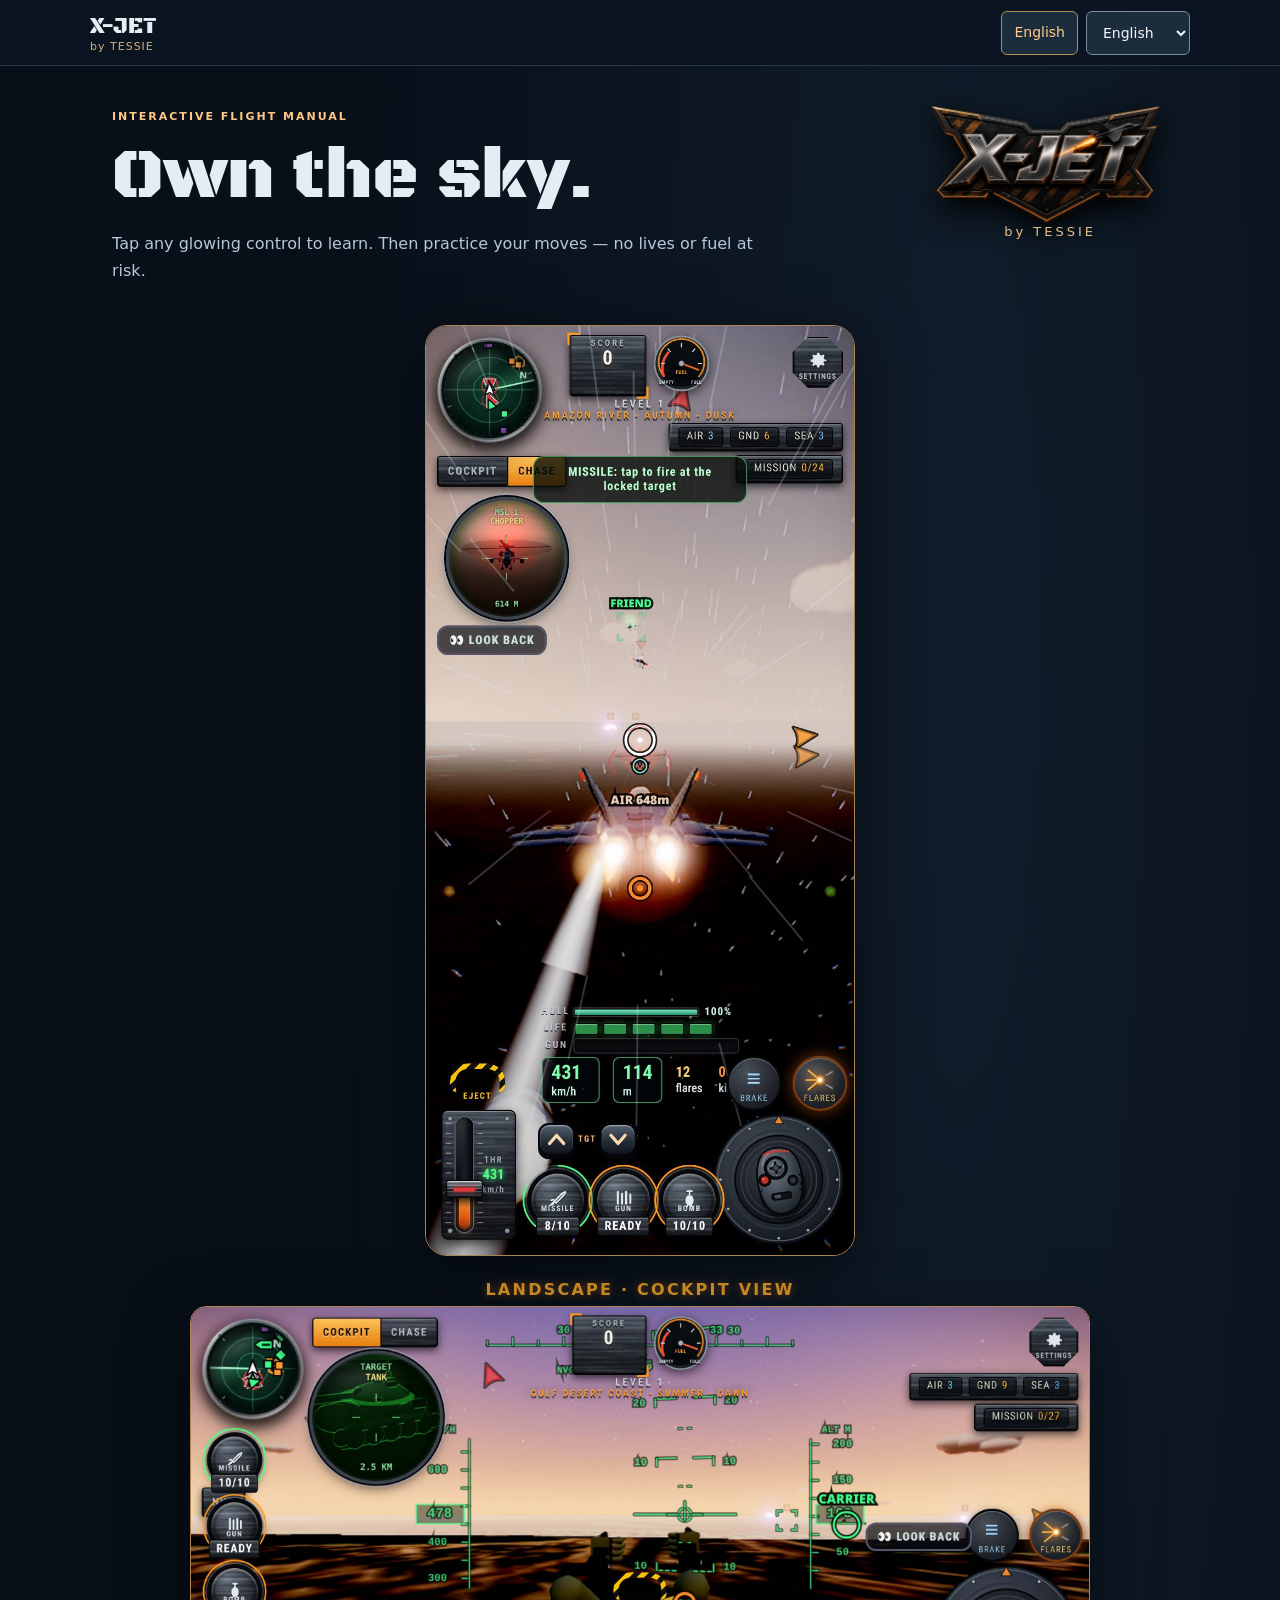
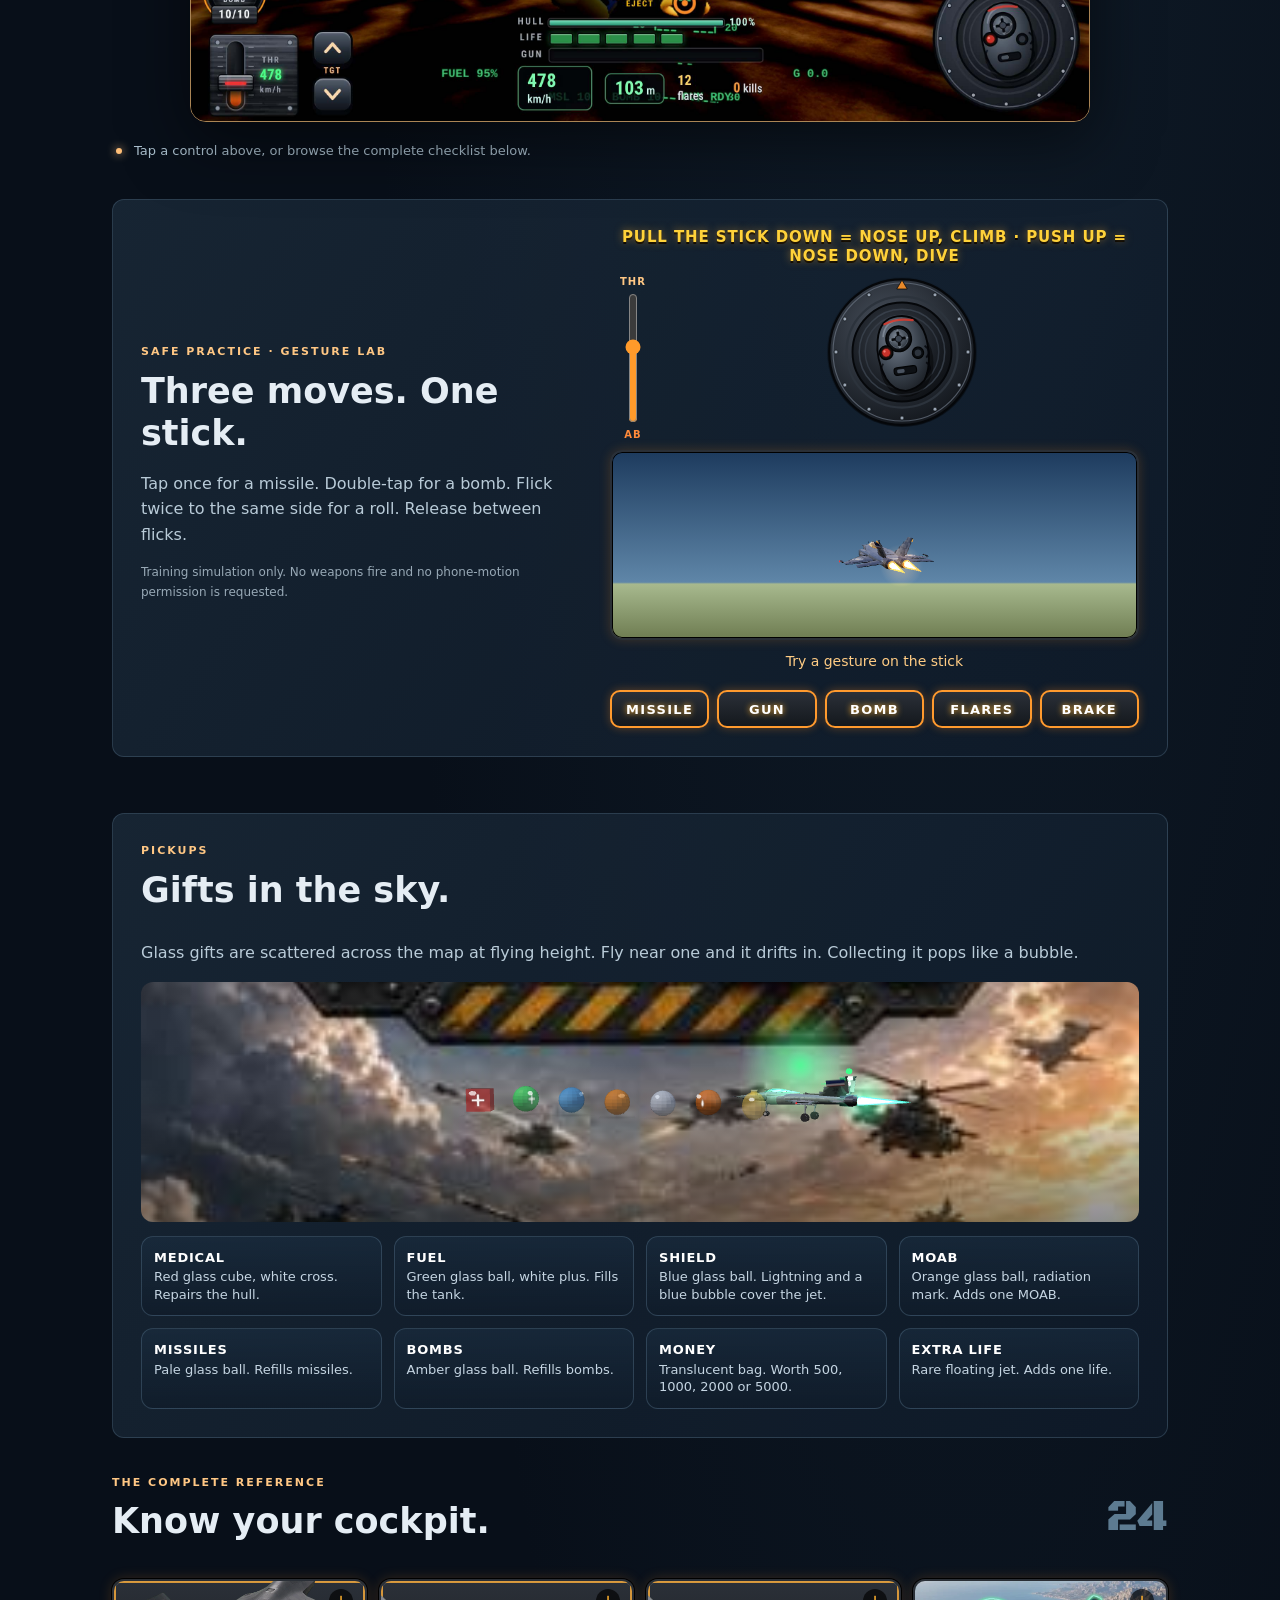
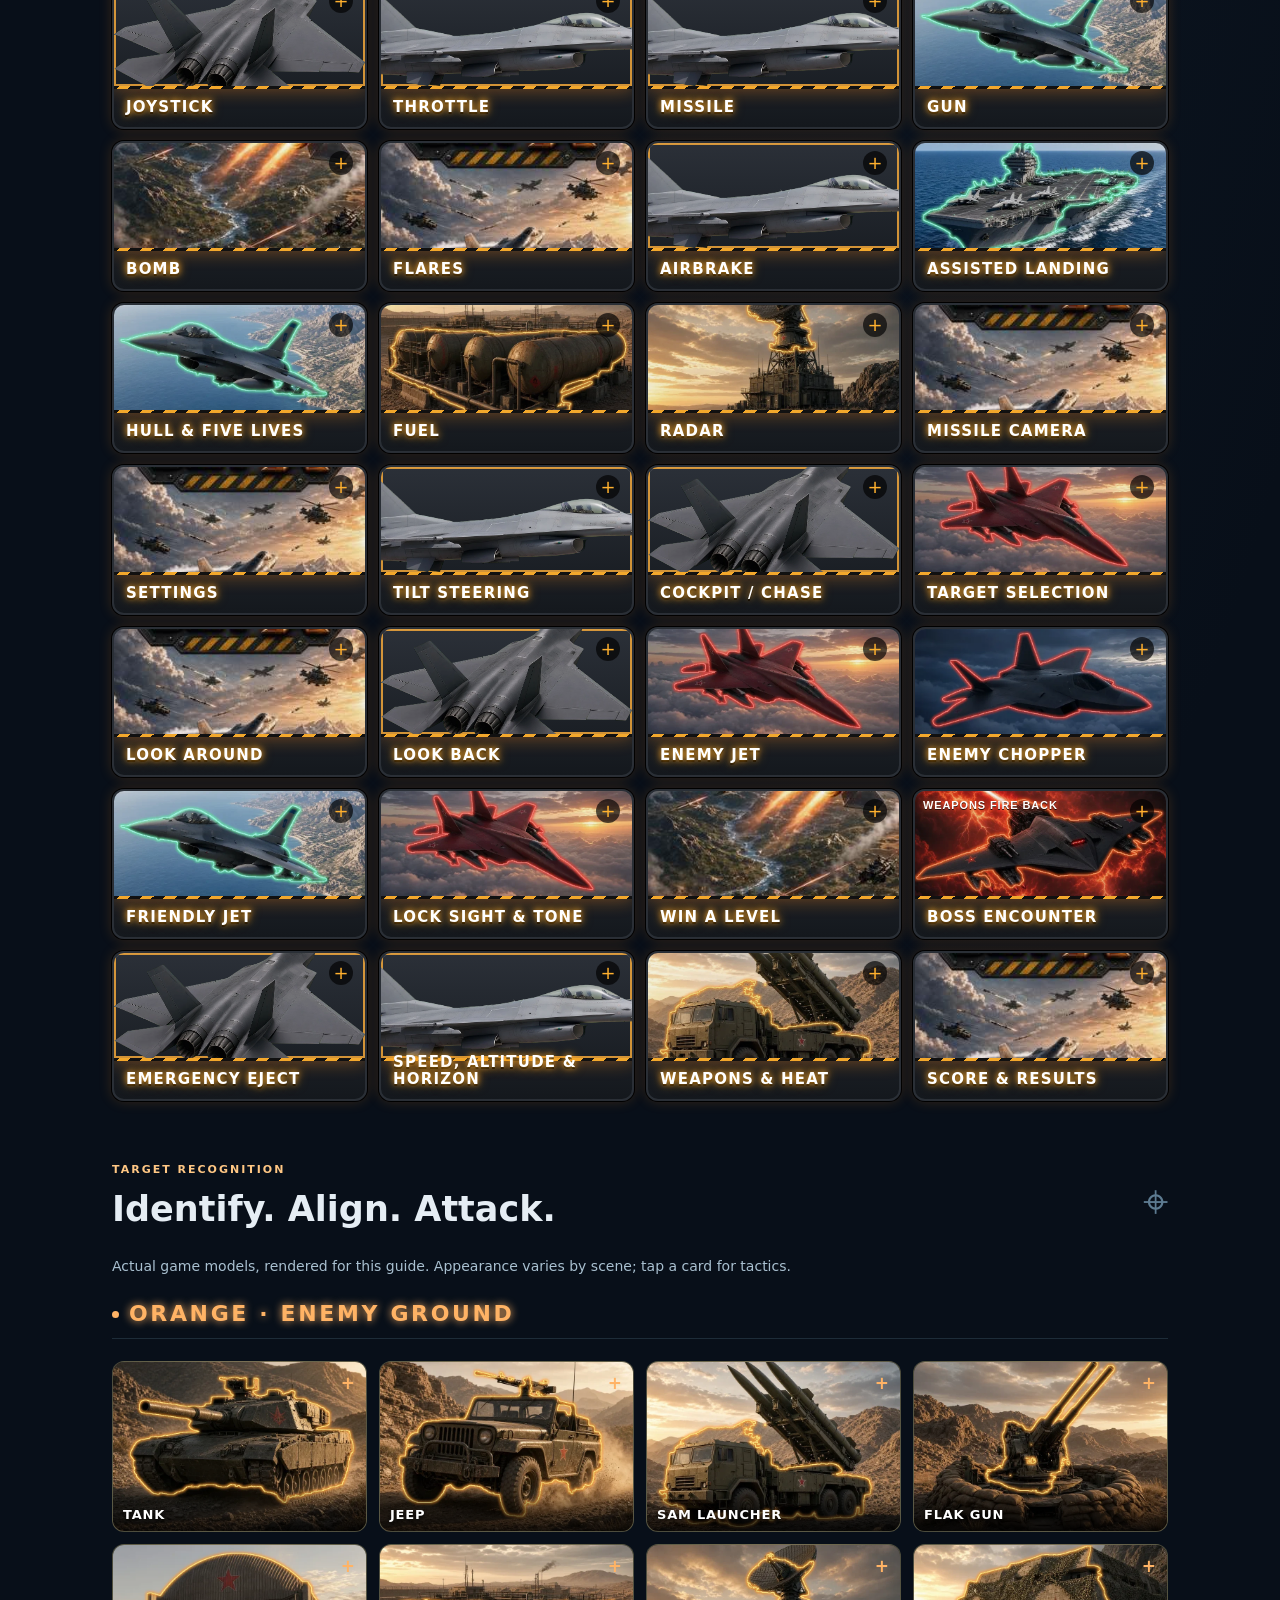
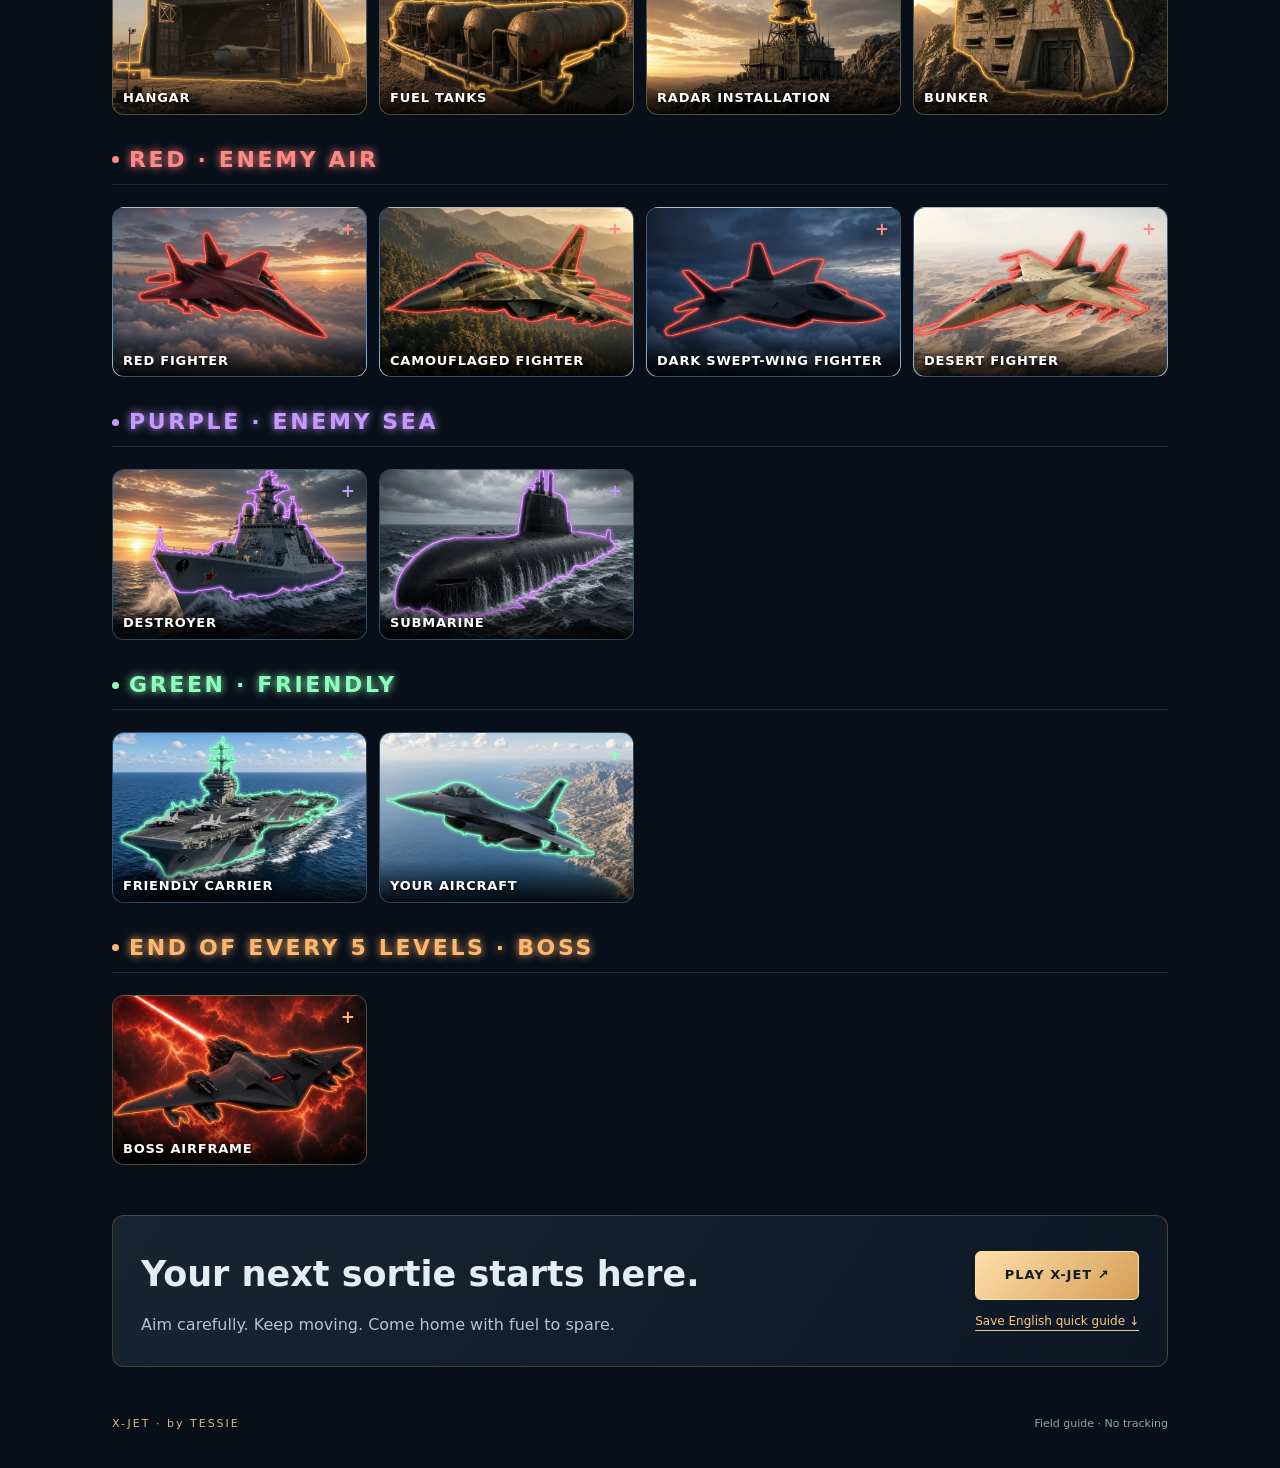
<file: jet/howto/index.html>
<!doctype html>
<html lang="en" dir="ltr"><head><meta charset="utf-8"><meta http-equiv="Cache-Control" content="no-cache, no-store, must-revalidate"><meta http-equiv="Pragma" content="no-cache"><meta http-equiv="Expires" content="0"><script>/* b33: always fresh: if a newer game build is live, reload once */window.HOWTO_BUILD = 51;fetch('../version.json?t='+Date.now(),{cache:'no-store'}).then(function(r){return r.json()}).then(function(j){if(j&&j.build>window.HOWTO_BUILD){var k='howto-reload-'+j.build;try{if(sessionStorage.getItem(k))return;sessionStorage.setItem(k,1)}catch(e){}location.reload()}}).catch(function(){});</script><meta name="viewport" content="width=device-width, initial-scale=1, viewport-fit=cover"><meta name="theme-color" content="#0b1420"><title>X-JET | Interactive flight manual</title><meta name="description" content="Learn every X-JET control, practice joystick gestures, and identify targets. A touch-first interactive flight manual."><link rel="icon" type="image/png" href="favicon.png?v=48"><link rel="icon" type="image/png" sizes="192x192" href="icon-192.png?v=48"><link rel="apple-touch-icon" sizes="180x180" href="apple-touch-icon.png?v=48"><meta name="apple-mobile-web-app-title" content="X-JET ?"><meta name="apple-mobile-web-app-capable" content="yes"><meta name="application-name" content="X-JET ?"><link rel="canonical" href="https://fsdisrael-cloud.github.io/jet/howto/"><meta property="og:type" content="website"><meta property="og:title" content="X-JET — Own the sky"><meta property="og:description" content="Tap the cockpit. Learn the controls. Practice your moves."><meta property="og:url" content="https://fsdisrael-cloud.github.io/jet/howto/"><meta property="og:image" content="https://fsdisrael-cloud.github.io/jet/howto/og.jpg?v=48"><meta property="og:image:width" content="1200"><meta property="og:image:height" content="675"><meta property="og:image:alt" content="X-JET interactive flight manual with a fighter jet and glowing cockpit controls"><meta name="twitter:card" content="summary_large_image"><meta name="twitter:title" content="X-JET — Interactive flight manual"><meta name="twitter:description" content="Tap every control. Practice the joystick. Know your targets."><meta name="twitter:image" content="https://fsdisrael-cloud.github.io/jet/howto/og.jpg?v=48"><link rel="stylesheet" href="style.css?v=55"><script type="importmap">{"imports":{"three":"../js/vendor/three.module.min.js"}}</script><script type="module" src="lab3d.js?v=48"></script><script type="module" src="gifts3d.js?v=55"></script><script src="app.js?v=48" defer></script></head>
<body><a href="#manual" class="skip">Skip to manual</a><nav class="langbar" aria-label="Language"><a class="brand-small" href="../" aria-label="X-JET game">X-JET <span>by TESSIE</span></a><div class="language-tools"><button id="english" type="button" lang="en" dir="ltr">English</button><select id="language" aria-label="Language / Langue / שפה / اللغة"><option value="en">English</option><option value="fr">Français</option><option value="he">עברית</option><option value="es">Español</option><option value="de">Deutsch</option><option value="ar">العربية</option></select></div></nav>
<main id="manual"><header class="heading"><div><div class="eyebrow" data-ui="eyebrow">INTERACTIVE FLIGHT MANUAL</div><h1 data-ui="headline">Own the sky.</h1><p data-ui="intro">Tap any glowing control to learn. Then practice your moves — no lives or fuel at risk.</p></div><img class="head-logo" src="../img/logo_v7.webp?v=55" alt="X-JET"><span class="byline">by TESSIE</span></header>
<section class="stage realstage" aria-label="Interactive HUD demonstration"><button class="rhs hotspot" data-id="settings" style="left:85.64%;top:1.18%;width:11.79%;height:5.45%"><i>+</i></button><button class="rhs hotspot" data-id="radar" style="left:2.56%;top:1.18%;width:24.62%;height:11.37%"><i>+</i></button><button class="rhs hotspot" data-id="view" style="left:2.56%;top:13.98%;width:30.26%;height:3.32%"><i>+</i></button><button class="rhs hotspot" data-id="wcam" style="left:5.38%;top:18.72%;width:27.18%;height:12.56%"><i>+</i></button><button class="rhs hotspot" data-id="fuel" style="left:53.08%;top:0.95%;width:13.33%;height:6.64%"><i>+</i></button><button class="rhs hotspot" data-id="hull" style="left:26.92%;top:73.22%;width:45.90%;height:10.43%"><i>+</i></button><button class="rhs hotspot" data-id="brake" style="left:70.26%;top:78.55%;width:12.82%;height:5.92%"><i>+</i></button><button class="rhs hotspot" data-id="flares" style="left:85.64%;top:78.55%;width:12.82%;height:5.92%"><i>+</i></button><button class="rhs hotspot" data-id="stick" style="left:66.92%;top:84.72%;width:31.03%;height:14.34%"><i>+</i></button><button class="rhs hotspot" data-id="throttle" style="left:3.59%;top:84.36%;width:17.44%;height:13.98%"><i>+</i></button><button class="rhs hotspot" data-id="missile" style="left:24.10%;top:91.00%;width:13.33%;height:6.16%"><i>+</i></button><button class="rhs hotspot" data-id="gun" style="left:39.49%;top:91.00%;width:13.33%;height:6.16%"><i>+</i></button><button class="rhs hotspot" data-id="bomb" style="left:54.87%;top:91.00%;width:13.33%;height:6.16%"><i>+</i></button><button class="rhs hotspot" data-id="eject" style="left:3.59%;top:79.38%;width:16.92%;height:4.03%"><i>+</i></button><button class="rhs hotspot" data-id="target" style="left:26.15%;top:85.78%;width:23.33%;height:3.55%"><i>+</i></button><button class="rhs hotspot" data-id="lookback" style="left:2.56%;top:32.23%;width:25.64%;height:3.20%"><i>+</i></button><button class="rhs hotspot" data-id="level" style="left:27.69%;top:0.95%;width:44.62%;height:9.36%"><i>+</i></button><button class="rhs hotspot" data-id="foejet" style="left:44.62%;top:34.00%;width:11.28%;height:3.79%"><i>+</i></button><button class="rhs hotspot" data-id="chopper" style="left:44.36%;top:45.02%;width:11.28%;height:3.79%"><i>+</i></button><button class="rhs hotspot" data-id="friend" style="left:41.54%;top:30.33%;width:11.28%;height:3.79%"><i>+</i></button><button class="rhs hotspot" data-id="lock" style="left:43.59%;top:40.88%;width:12.82%;height:5.92%"><i>+</i></button><img class="realhud" src="assets/hud_real.jpg?v=48" alt="Real X-JET HUD, portrait chase view"></section><h3 class="rs-cap">LANDSCAPE · COCKPIT VIEW</h3><section class="stage realstage land" aria-label="Interactive HUD, landscape cockpit view"><button class="rhs hotspot" data-id="settings" style="left:93.36%;top:2.56%;width:5.45%;height:11.79%"><i>+</i></button><button class="rhs hotspot" data-id="radar" style="left:1.18%;top:2.56%;width:11.37%;height:24.62%"><i>+</i></button><button class="rhs hotspot" data-id="view" style="left:13.51%;top:2.56%;width:13.98%;height:7.18%"><i>+</i></button><button class="rhs hotspot" data-id="wcam" style="left:13.51%;top:11.28%;width:14.22%;height:30.77%"><i>+</i></button><button class="rhs hotspot" data-id="fuel" style="left:51.42%;top:2.05%;width:6.16%;height:14.36%"><i>+</i></button><button class="rhs hotspot" data-id="hull" style="left:36.37%;top:74.87%;width:27.25%;height:22.56%"><i>+</i></button><button class="rhs hotspot" data-id="brake" style="left:86.26%;top:48.72%;width:5.92%;height:12.82%"><i>+</i></button><button class="rhs hotspot" data-id="flares" style="left:93.36%;top:48.72%;width:5.92%;height:12.82%"><i>+</i></button><button class="rhs hotspot" data-id="stick" style="left:82.46%;top:62.05%;width:16.59%;height:35.90%"><i>+</i></button><button class="rhs hotspot" data-id="throttle" style="left:2.01%;top:78.97%;width:9.95%;height:20.00%"><i>+</i></button><button class="rhs hotspot" data-id="missile" style="left:2.01%;top:30.77%;width:5.69%;height:12.31%"><i>+</i></button><button class="rhs hotspot" data-id="gun" style="left:2.01%;top:46.67%;width:5.69%;height:12.31%"><i>+</i></button><button class="rhs hotspot" data-id="bomb" style="left:2.01%;top:62.56%;width:5.69%;height:12.31%"><i>+</i></button><button class="rhs hotspot" data-id="eject" style="left:46.09%;top:64.10%;width:7.82%;height:8.72%"><i>+</i></button><button class="rhs hotspot" data-id="target" style="left:13.51%;top:77.95%;width:4.50%;height:20.00%"><i>+</i></button><button class="rhs hotspot" data-id="lookback" style="left:75.12%;top:52.05%;width:11.85%;height:6.92%"><i>+</i></button><button class="rhs hotspot" data-id="level" style="left:39.69%;top:2.05%;width:20.62%;height:20.26%"><i>+</i></button><button class="rhs hotspot" data-id="look" style="left:53.32%;top:76.92%;width:17.77%;height:15.38%"><i>+</i></button><img class="realhud" src="assets/hud_land.jpg?v=48" alt="Real X-JET HUD, landscape cockpit view"></section>
<div class="hint"><span class="pulse-dot"></span><span data-ui="tapHint">Tap a control above, or browse the complete checklist below.</span></div>
<section class="practice panel" id="practice"><div><div class="eyebrow" data-ui="safeDemo">SAFE PRACTICE · GESTURE LAB</div><h2 data-ui="practiceTitle">Three moves. One stick.</h2><p data-ui="practiceText">Tap once for a missile. Double-tap for a bomb. Flick twice to the same side for a roll. Release between flicks.</p><p class="demo-note" data-ui="demoNote">Training simulation only. No weapons fire and no phone-motion permission is requested.</p></div><div class="lab lab33"><div id="lab-hint" aria-live="polite">Pull the stick DOWN = nose up, climb · push UP = nose down, dive</div><div class="lab-row"><label class="lab-thr-wrap" aria-label="Throttle"><span>THR</span><input id="lab-thr" type="range" min="0" max="100" value="60" orient="vertical"><b>AB</b></label><div id="practice-stick" role="application" tabindex="0" aria-label="Practice joystick"><span class="ring"></span><span id="knob"><i></i></span><svg class="stick-svg lab-svg" viewBox="0 0 200 200" xmlns="http://www.w3.org/2000/svg" aria-hidden="true">
  <defs>
    <radialGradient id="tb-base" cx=".4" cy=".35" r=".8"><stop offset="0" stop-color="#4a525e"/><stop offset=".7" stop-color="#1c2128"/><stop offset="1" stop-color="#0b0d11"/></radialGradient>
    <radialGradient id="tb-boot" cx=".42" cy=".38" r=".75"><stop offset="0" stop-color="#3a414b"/><stop offset=".65" stop-color="#171b21"/><stop offset="1" stop-color="#0a0c0f"/></radialGradient>
    <radialGradient id="tb-grip" cx=".38" cy=".3" r=".9"><stop offset="0" stop-color="#75808f"/><stop offset=".55" stop-color="#363e48"/><stop offset="1" stop-color="#0d0f13"/></radialGradient>
    <radialGradient id="tb-hat" cx=".4" cy=".35" r=".8"><stop offset="0" stop-color="#7d8896"/><stop offset="1" stop-color="#232a32"/></radialGradient>
  </defs>
  <circle cx="100" cy="100" r="97" fill="url(#tb-base)" stroke="#05070a" stroke-width="3"/>
  <circle cx="100" cy="100" r="92" fill="none" stroke="#6b7684" stroke-width="1.5" opacity=".7"/>
  <circle cx="188.0" cy="100.0" r="2.6" fill="#9aa5b3" stroke="#0a0c10" stroke-width=".8"/><circle cx="176.2" cy="144.0" r="2.6" fill="#9aa5b3" stroke="#0a0c10" stroke-width=".8"/><circle cx="144.0" cy="176.2" r="2.6" fill="#9aa5b3" stroke="#0a0c10" stroke-width=".8"/><circle cx="100.0" cy="188.0" r="2.6" fill="#9aa5b3" stroke="#0a0c10" stroke-width=".8"/><circle cx="56.0" cy="176.2" r="2.6" fill="#9aa5b3" stroke="#0a0c10" stroke-width=".8"/><circle cx="23.8" cy="144.0" r="2.6" fill="#9aa5b3" stroke="#0a0c10" stroke-width=".8"/><circle cx="12.0" cy="100.0" r="2.6" fill="#9aa5b3" stroke="#0a0c10" stroke-width=".8"/><circle cx="23.8" cy="56.0" r="2.6" fill="#9aa5b3" stroke="#0a0c10" stroke-width=".8"/><circle cx="56.0" cy="23.8" r="2.6" fill="#9aa5b3" stroke="#0a0c10" stroke-width=".8"/><circle cx="100.0" cy="12.0" r="2.6" fill="#9aa5b3" stroke="#0a0c10" stroke-width=".8"/><circle cx="144.0" cy="23.8" r="2.6" fill="#9aa5b3" stroke="#0a0c10" stroke-width=".8"/><circle cx="176.2" cy="56.0" r="2.6" fill="#9aa5b3" stroke="#0a0c10" stroke-width=".8"/>
  <path d="M100 4 l7 12 h-14Z" fill="#e8892a" stroke="#05070a" stroke-width="1"/>
  <circle cx="100" cy="100" r="74" fill="none" stroke="#2c333c" stroke-width="3"/>
  <circle cx="100" cy="100" r="66" fill="url(#tb-boot)" stroke="#05070a" stroke-width="2.5"/>
  <circle cx="100" cy="100" r="57" fill="none" stroke="#3d4551" stroke-width="2" opacity=".8"/>
  <circle cx="100" cy="100" r="49" fill="none" stroke="#3d4551" stroke-width="2" opacity=".6"/>
  <g class="stick-shadow"><ellipse cx="106" cy="114" rx="36" ry="46" fill="#000" opacity=".45"/></g>
  <g class="stick-grip" transform="rotate(-8 100 100)">
    <path d="M100 52 Q132 52 135 90 Q137 124 124 142 Q112 152 98 152 Q82 150 74 132 Q64 104 70 80 Q76 52 100 52Z" fill="url(#tb-grip)" stroke="#040507" stroke-width="2.5"/>
    <path d="M78 76 Q82 58 100 57" stroke="#aab6c4" stroke-width="2.2" fill="none" opacity=".45" stroke-linecap="round"/>
    <path d="M131 96 q9 8 0 16 M130 118 q9 8 -1 15" stroke="#05060a" stroke-width="2.4" fill="none" opacity=".85"/>
    <path d="M73 112 q-7 8 0 17" stroke="#05060a" stroke-width="2.2" fill="none" opacity=".7"/>
    <circle cx="98" cy="82" r="17" fill="#0b0e12" stroke="#030405" stroke-width="2"/>
    <circle cx="98" cy="82" r="12.5" fill="url(#tb-hat)" stroke="#59636f" stroke-width="1"/>
    <path d="M98 71 v22 M87 82 h22" stroke="#07090c" stroke-width="3.6"/>
    <circle cx="98" cy="82" r="4.6" fill="#3b4450" stroke="#06070a" stroke-width="1"/>
    <path d="M98 69 l3 3.5 h-6Z M98 95 l3 -3.5 h-6Z M85 82 l3.5 -3 v6Z M111 82 l-3.5 -3 v6Z" fill="#9aa6b4" opacity=".65"/>
    <circle cx="121" cy="104" r="7.5" fill="#0b0e12" stroke="#030405" stroke-width="1.6"/><circle cx="121" cy="104" r="4.4" fill="#2d343d"/>
    <circle cx="79" cy="98" r="9" fill="#14100f" stroke="#030405" stroke-width="1.8"/><circle cx="79" cy="98" r="5.8" fill="#c8322a" stroke="#4a0f0b" stroke-width="1"/><circle cx="77" cy="96" r="1.6" fill="#ff9a8f" opacity=".75"/>
    <rect x="86" y="120" width="30" height="10" rx="4" fill="#0d1014" stroke="#030405" stroke-width="1.5"/><rect x="90" y="122.5" width="10" height="5" rx="2" fill="#4a5360"/>
    <path d="M82 60 Q100 54 120 60" stroke="#d63b2f" stroke-width="3" fill="none" stroke-linecap="round" opacity=".9"/>
  </g>
</svg>`;</div><div class="sky" id="lab-sky"><canvas id="lab-cv"></canvas><img id="lab-jet" src="assets/jet_rear.webp?v=48" alt=""></div></div><output id="gesture-result" aria-live="polite"></output><div class="demo-actions"><button data-fire="missile">MISSILE</button><button data-fire="gun">GUN</button><button data-fire="bomb">BOMB</button><button data-fire="flares">FLARES</button><button data-fire="brake">BRAKE</button></div></div></section>
<section class="gifts panel" id="gifts" aria-label="Gifts">
<div class="section-head"><div><div class="eyebrow">PICKUPS</div><h2>Gifts in the sky.</h2></div></div>
<p>Glass gifts are scattered across the map at flying height. Fly near one and it drifts in. Collecting it pops like a bubble.</p>
<div class="gift-sky" id="gift-sky"></div>
<div class="gift-row">
<figure class="gf health"><figcaption><b>Medical</b>Red glass cube, white cross. Repairs the hull.</figcaption></figure>
<figure class="gf fuel"><figcaption><b>Fuel</b>Green glass ball, white plus. Fills the tank.</figcaption></figure>
<figure class="gf shield"><figcaption><b>Shield</b>Blue glass ball. Lightning and a blue bubble cover the jet.</figcaption></figure>
<figure class="gf moab"><figcaption><b>MOAB</b>Orange glass ball, radiation mark. Adds one MOAB.</figcaption></figure>
<figure class="gf missile"><figcaption><b>Missiles</b>Pale glass ball. Refills missiles.</figcaption></figure>
<figure class="gf bomb"><figcaption><b>Bombs</b>Amber glass ball. Refills bombs.</figcaption></figure>
<figure class="gf cash"><figcaption><b>Money</b>Translucent bag. Worth 500, 1000, 2000 or 5000.</figcaption></figure>
<figure class="gf life"><figcaption><b>Extra life</b>Rare floating jet. Adds one life.</figcaption></figure>
</div>
</section>
<section class="checklist"><div class="section-head"><div><div class="eyebrow" data-ui="reference">THE COMPLETE REFERENCE</div><h2 data-ui="controlsTitle">Know your cockpit.</h2></div><span class="count">24</span></div><div id="control-grid" class="control-grid"></div></section>
<section class="targets"><div class="section-head"><div><div class="eyebrow" data-ui="recognition">TARGET RECOGNITION</div><h2 data-ui="targetsTitle">Identify. Align. Attack.</h2></div><span class="cross">⌖</span></div><p data-ui="modelsNote">Actual game models, rendered for this guide. Appearance varies by scene; tap a card for tactics.</p><div id="target-gallery"></div></section>
<section class="last-call panel"><div><h2 data-ui="readyTitle">Your next sortie starts here.</h2><p data-ui="readyText">Aim carefully. Keep moving. Come home with fuel to spare.</p></div><div class="footer-links"><a href="../" class="cta" data-ui="play">PLAY X-JET ↗</a><a href="JET-X_howto.jpg" download data-ui="download">Save English quick guide ↓</a></div></section>
<footer><span>X-JET · by TESSIE</span><span data-ui="footer">Field guide · Offline-friendly assets · No tracking</span></footer><noscript><p>This interactive guide requires JavaScript. <a href="JET-X_howto.jpg">Open the English JPG instructions.</a></p></noscript></main>
<dialog id="detail" aria-labelledby="detail-title"><div class="dialog-shell"><button id="modal-english" type="button" lang="en" dir="ltr">English</button><button class="close" id="close" aria-label="Close">×</button><div class="eyebrow" id="detail-category"></div><img id="detail-image" alt="" hidden><h2 id="detail-title"></h2><p id="detail-body"></p><div id="lock-demo" hidden><button id="lock-test" class="cta"></button><div class="lock-track"><i></i></div><output id="lock-result" aria-live="polite"></output></div><button id="go-practice" class="cta" hidden></button><button id="detail-done" class="done"></button></div></dialog>
</body></html>
</file>
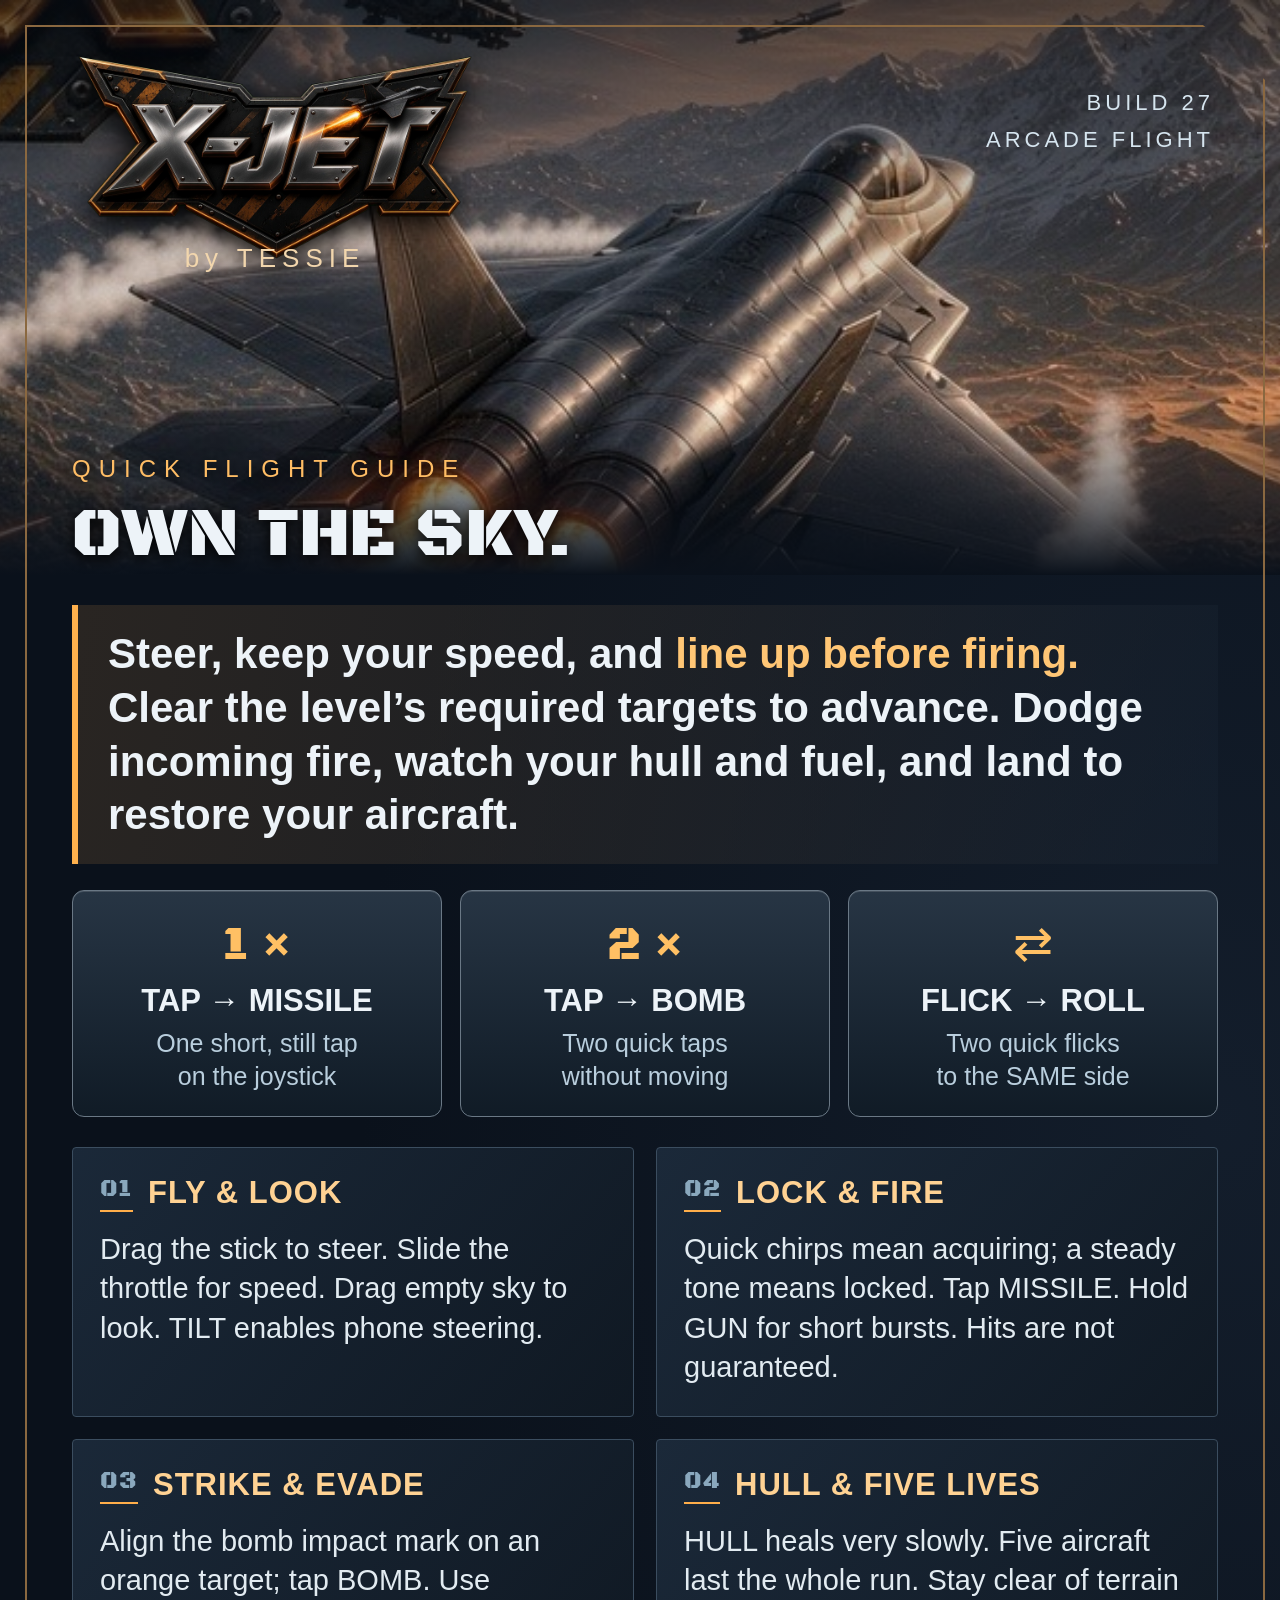
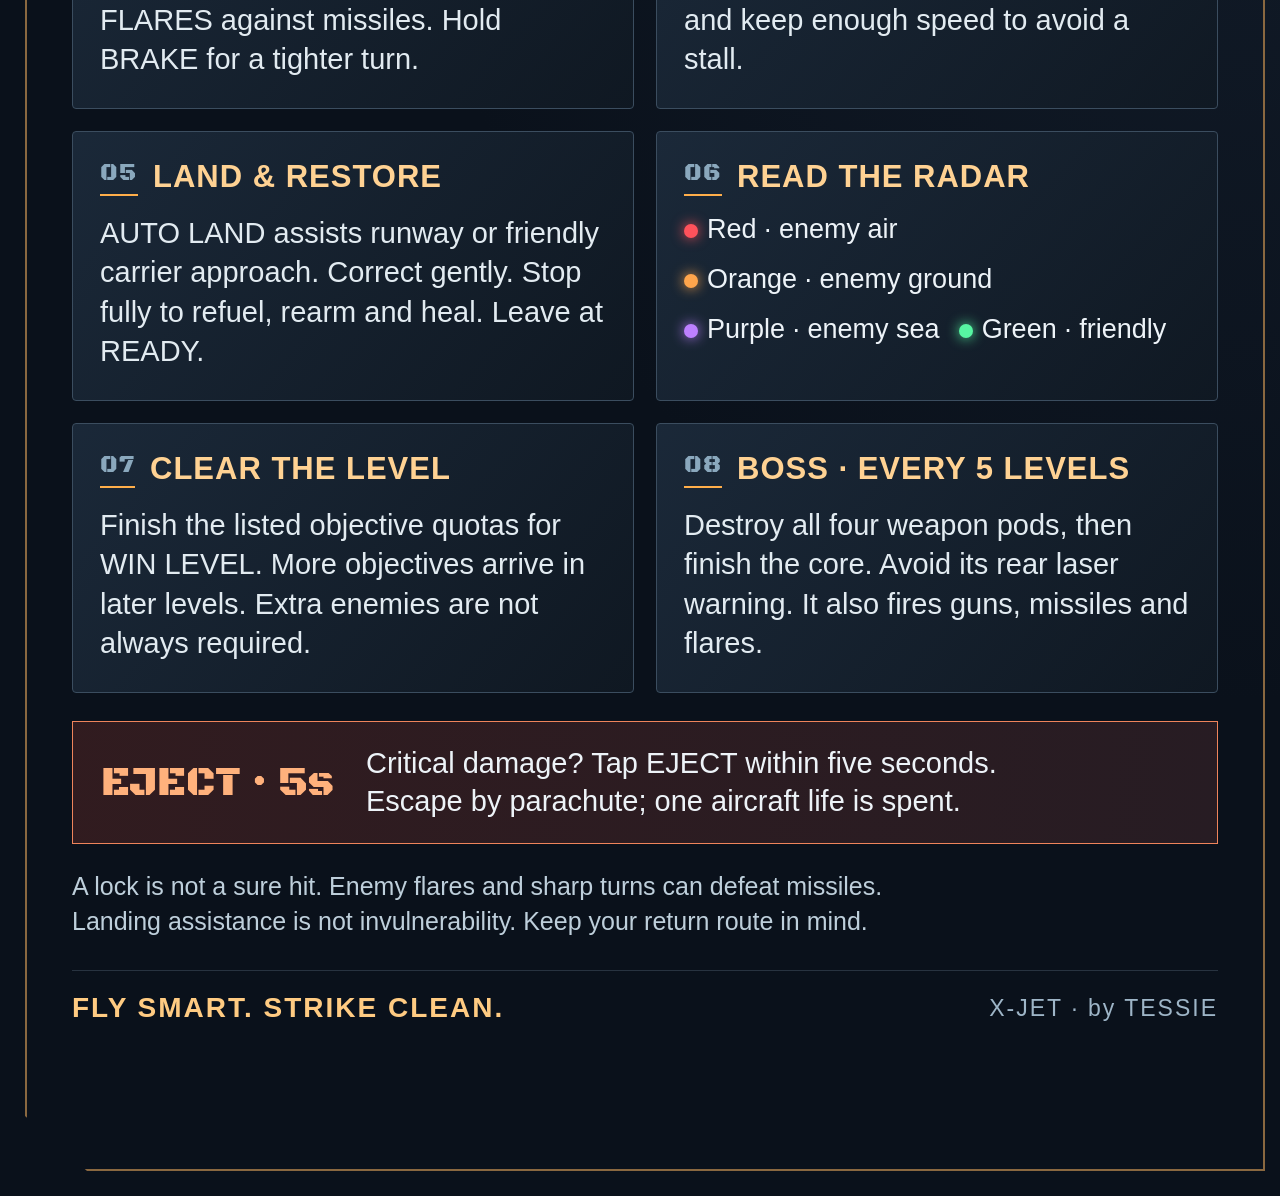
<file: jet/howto/poster.html>
<!doctype html><html lang="en"><meta charset="utf-8"><meta name="viewport" content="width=1290"><title>X-JET • Quick flight guide</title><link rel="icon" href="../img/icon-192.png"><style>
@font-face{font-family:Ops;src:url('../fonts/BlackOpsOne.ttf')}*{box-sizing:border-box}html,body{margin:0;background:#080e16;color:#edf3f8;font-family:Arial,sans-serif}.poster{width:1290px;height:2796px;position:relative;padding:56px 72px;overflow:hidden;background:radial-gradient(ellipse at 95% 40%,#21304466,transparent 50%),#0a111b}.poster:after{content:'';position:absolute;inset:25px;border:2px solid #8a6840;outline:1px solid #d5a55d44;outline-offset:8px;pointer-events:none;clip-path:polygon(0 0,95% 0,100% 2%,100% 100%,5% 100%,0 98%)}.hero{height:575px;position:relative;margin:-56px -72px 0;background:linear-gradient(0deg,#0a111b 0%,transparent 30%,#080e1640 70%,#080e16ad),url('assets/hero.jpg') 38% center/cover}.brand{position:absolute;top:48px;left:65px;width:420px;text-align:center}.brand img{width:100%;filter:drop-shadow(0 8px 15px #000)}.brand small{font-size:26px;letter-spacing:6px;color:#f2d6ad;position:relative;top:-28px}.edition{position:absolute;right:76px;top:84px;font-size:22px;letter-spacing:4px;color:#d6e5ef;text-align:right;line-height:1.7}.hero h1{position:absolute;bottom:2px;left:72px;margin:0;font-family:Ops;font-size:69px;font-weight:400;line-height:1.08;text-shadow:0 3px 14px #000}.hero h1 span{font:24px Arial;display:block;letter-spacing:8px;color:#ffbd65;margin-bottom:15px}.intro{border-inline-start:6px solid #ffb14d;padding:22px 30px;margin:30px 0 26px;background:linear-gradient(100deg,#58432c66,#17233266);font-size:42px;line-height:1.28;font-weight:700}.intro em{color:#ffc675;font-style:normal}.gestures{display:grid;grid-template-columns:repeat(3,1fr);gap:18px;margin-bottom:30px}.gesture{position:relative;text-align:center;border:1px solid #6a7885;border-radius:12px;padding:24px 10px;background:linear-gradient(#273544,#101b26);box-shadow:inset 0 1px #ffffff22}.gesture .glyph{font:48px Ops;color:#ffc064;height:60px}.gesture strong{font-size:31px;display:block;margin:8px 0}.gesture p{font-size:25px;color:#b9cedd;line-height:1.3;margin:0}.grid{display:grid;grid-template-columns:1fr 1fr;gap:22px}.card{height:270px;padding:26px 27px;border:1px solid #3b4d5f;background:linear-gradient(130deg,#1d2c3ddd,#101923dd);position:relative;border-radius:4px}.card h2{font-size:31px;color:#ffd293;letter-spacing:1px;margin:0 0 18px;display:flex;align-items:center;gap:15px}.num{font:24px Ops;color:#8aa8bd;border-bottom:2px solid #ffae4a;padding:0 0 6px}.card p{font-size:29px;line-height:1.36;margin:0;color:#e2ebf1}.colors{display:flex;gap:19px;flex-wrap:wrap;margin-top:2px}.colors span{font-size:27px;white-space:nowrap}.colors b{display:inline-block;width:14px;height:14px;border-radius:50%;margin-right:9px;background:var(--c);box-shadow:0 0 13px var(--c)}.emergency{margin-top:28px;border:1px solid #ef845b;background:linear-gradient(95deg,#762e275c,#271c23);padding:23px 28px;display:flex;align-items:center;gap:32px}.emergency strong{font:42px Ops;color:#ffb17c}.emergency p{font-size:29px;line-height:1.3;margin:0}.footer{margin-top:31px;border-top:1px solid #647a8b55;padding-top:21px;display:flex;justify-content:space-between;align-items:center;color:#9eb5c7;font-size:23px;letter-spacing:2px}.footer strong{font-size:28px;color:#ffcb82}.mini{color:#becfdb;font-size:25px;margin:25px 0 0;line-height:1.4}
</style><main class="poster"><header class="hero"><div class="brand"><img src="../img/logo_v7.png" alt="X-JET"><small>by TESSIE</small></div><div class="edition">BUILD 27<br>ARCADE FLIGHT</div><h1><span>QUICK FLIGHT GUIDE</span>OWN THE SKY.</h1></header>
<div class="intro">Steer, keep your speed, and <em>line up before firing.</em> Clear the level’s required targets to advance. Dodge incoming fire, watch your hull and fuel, and land to restore your aircraft.</div>
<div class="gestures"><div class="gesture"><div class="glyph">1 ×</div><strong>TAP → MISSILE</strong><p>One short, still tap<br>on the joystick</p></div><div class="gesture"><div class="glyph">2 ×</div><strong>TAP → BOMB</strong><p>Two quick taps<br>without moving</p></div><div class="gesture"><div class="glyph">⇄</div><strong>FLICK → ROLL</strong><p>Two quick flicks<br>to the SAME side</p></div></div>
<div class="grid"><section class="card"><h2><span class="num">01</span> FLY & LOOK</h2><p>Drag the stick to steer. Slide the throttle for speed. Drag empty sky to look. TILT enables phone steering.</p></section><section class="card"><h2><span class="num">02</span> LOCK & FIRE</h2><p>Quick chirps mean acquiring; a steady tone means locked. Tap MISSILE. Hold GUN for short bursts. Hits are not guaranteed.</p></section><section class="card"><h2><span class="num">03</span> STRIKE & EVADE</h2><p>Align the bomb impact mark on an orange target; tap BOMB. Use FLARES against missiles. Hold BRAKE for a tighter turn.</p></section><section class="card"><h2><span class="num">04</span> HULL & FIVE LIVES</h2><p>HULL heals very slowly. Five aircraft last the whole run. Stay clear of terrain and keep enough speed to avoid a stall.</p></section><section class="card"><h2><span class="num">05</span> LAND & RESTORE</h2><p>AUTO LAND assists runway or friendly carrier approach. Correct gently. Stop fully to refuel, rearm and heal. Leave at READY.</p></section><section class="card"><h2><span class="num">06</span> READ THE RADAR</h2><div class="colors"><span style="--c:#ff525b"><b></b>Red · enemy air</span><span style="--c:#ffa54c"><b></b>Orange · enemy ground</span><span style="--c:#bd80ff"><b></b>Purple · enemy sea</span><span style="--c:#57f6a2"><b></b>Green · friendly</span></div></section><section class="card"><h2><span class="num">07</span> CLEAR THE LEVEL</h2><p>Finish the listed objective quotas for WIN LEVEL. More objectives arrive in later levels. Extra enemies are not always required.</p></section><section class="card"><h2><span class="num">08</span> BOSS · EVERY 5 LEVELS</h2><p>Destroy all four weapon pods, then finish the core. Avoid its rear laser warning. It also fires guns, missiles and flares.</p></section></div>
<div class="emergency"><strong>EJECT · 5s</strong><p>Critical damage? Tap EJECT within five seconds.<br>Escape by parachute; one aircraft life is spent.</p></div><p class="mini">A lock is not a sure hit. Enemy flares and sharp turns can defeat missiles.<br>Landing assistance is not invulnerability. Keep your return route in mind.</p><footer class="footer"><strong>FLY SMART. STRIKE CLEAN.</strong><span>X-JET · by TESSIE</span></footer></main></html>
</file>
<file: bass/css/app.css>
:root {
  --blue: #c5ebf8;
  --blue-2: #d8f4fc;
  --ink: #161616;
  --red: #e1061c;
  --card: #ffffff;
}
* { box-sizing: border-box; }
html, body { height: 100%; margin: 0; touch-action: manipulation; }
body {
  height: 100dvh;
  overflow: hidden;
  font-family: "Avenir Next", "Segoe UI", system-ui, sans-serif;
  color: var(--ink);
  background: #000;
  -webkit-user-select: none;
  user-select: none;
  -webkit-touch-callout: none;
  -webkit-tap-highlight-color: transparent;
}
button, input, .hit { font-family: inherit; touch-action: manipulation; -webkit-touch-callout: none; }
input { -webkit-user-select: text; user-select: text; }
button { cursor: pointer; }
[hidden] { display: none !important; }
#app, .view { height: 100%; }
.view { display: none; flex-direction: column; min-height: 0; }
.view.on { display: flex; }

.nav-btn, .text-btn, .ghost-btn, .play-go, .pill, .round, .lang, .mic {
  border: 0;
  background: transparent;
  color: inherit;
}
.nav-btn {
  width: 36px; height: 36px; border-radius: 10px;
  font-size: 20px; line-height: 1;
}
.bar {
  flex: none;
  height: 44px;
  display: flex;
  align-items: center;
  gap: 6px;
  padding: 0 max(8px, env(safe-area-inset-right)) 0 max(8px, env(safe-area-inset-left));
  background: var(--blue-2);
}
.bar h1 {
  margin: 0;
  font-size: 15px;
  letter-spacing: .08em;
  font-weight: 800;
}
.logo-type { letter-spacing: .12em; }
.spacer { flex: 1; }
.who { opacity: .6; font-size: 13px; font-weight: 700; }
.text-btn { font-weight: 800; letter-spacing: .08em; font-size: 13px; padding: 8px; }
.sheet { flex: 1; min-height: 0; overflow: auto; padding: 12px 16px 20px; }
h2 { font-size: 12px; letter-spacing: .14em; margin: 18px 0 8px; }

#view-home { position: relative; background: #000; overflow: hidden; }
.home-bg { position: absolute; inset: 0; width: 100%; height: 100%; object-fit: cover; object-position: center; pointer-events: none; }
.home-chrome {
  position: absolute;
  z-index: 6;
  top: max(8px, env(safe-area-inset-top));
  left: max(8px, env(safe-area-inset-left));
  display: flex;
  gap: 6px;
}
.home-chrome .nav-btn {
  background: rgba(0,0,0,.45);
  color: #fff;
  border: 1px solid rgba(255,255,255,.35);
}
.hit {
  position: absolute;
  z-index: 5;
  margin: 0;
  padding: 0;
  border: 0;
  background: transparent;
  border-radius: 12px;
}
.hit:active, .hit.pressed {
  background: rgba(255,255,255,.38);
  box-shadow: inset 0 0 0 3px rgba(255,255,255,.92);
}
.ver {
  position: absolute;
  z-index: 6;
  left: max(12px, env(safe-area-inset-left));
  bottom: max(8px, env(safe-area-inset-bottom));
  color: #fff;
  font-size: 13px;
  font-weight: 700;
  text-shadow: 0 1px 3px #000;
  pointer-events: none;
}

#view-players, #view-song, #view-settings { background: #e8f7fd; }
.list { list-style: none; margin: 0; padding: 0; display: flex; flex-direction: column; gap: 8px; }
.list li { display: flex; gap: 8px; }
.list .empty { opacity: .6; padding: 12px 0; }
.row-main, .row-del {
  border: 0;
  background: var(--card);
  border-radius: 12px;
  min-height: 48px;
}
.row-main { flex: 1; text-align: start; padding: 0 14px; font-size: 18px; font-weight: 700; }
.row-main.on { outline: 2px solid var(--red); }
.row-del { padding: 0 12px; color: var(--red); font-weight: 700; }

.status { font-size: 12px; font-weight: 800; max-width: 46vw; overflow: hidden; text-overflow: ellipsis; white-space: nowrap; }
.status.warn { color: #c62828; }
.find-results { display: flex; flex-direction: column; gap: 8px; margin: 10px 0 4px; }
.find-results button { text-align: start; background: #fff; border: 0; border-radius: 12px; min-height: 48px; padding: 8px 12px; font-weight: 800; }
.find-results small { display: block; font-weight: 600; opacity: .6; font-size: 12px; }
.song-form { display: flex; gap: 8px; }
.song-form input {
  flex: 1;
  min-width: 0;
  height: 48px;
  border-radius: 12px;
  border: 0;
  padding: 0 14px;
  font-size: 16px;
  background: #fff;
}
.play-go {
  height: 48px;
  padding: 0 20px;
  border-radius: 12px;
  background: #111;
  color: #fff;
  font-weight: 800;
  letter-spacing: .1em;
}
.play-go.block { width: 100%; margin-top: 18px; }
.ghost-btn {
  margin-top: 10px;
  height: 44px;
  padding: 0 16px;
  border-radius: 12px;
  background: #fff;
  font-weight: 800;
}
.error { color: var(--red); font-weight: 700; min-height: 0; margin: 8px 0 0; }
.recents { display: flex; gap: 10px; overflow-x: auto; padding-bottom: 6px; }
.recent {
  flex: none;
  width: 148px;
  padding: 0;
  border: 0;
  border-radius: 12px;
  overflow: hidden;
  background: #fff;
  text-align: start;
  box-shadow: 0 6px 16px rgba(20,40,60,.08);
}
.recent img { display: block; width: 100%; height: 84px; object-fit: cover; background: #ccc; }
.recent span { display: block; padding: 6px 8px 8px; font-size: 11px; color: #333; white-space: nowrap; overflow: hidden; text-overflow: ellipsis; }

#view-play { background: #b9e6f6; position: relative; }
.top-band {
  display: flex; align-items: stretch; background: #d7f3fc; direction: ltr;
  padding-top: env(safe-area-inset-top, 0px);
  padding-left: env(safe-area-inset-left, 0px);
}
.nav-col { display: flex; flex-direction: column; flex: none; }
.nav-col .nav-btn { width: 36px; height: 34px; flex: 1; }
.staff-col { flex: 1; min-width: 0; display: flex; flex-direction: column; gap: 0; }
.lane {
  display: flex; align-items: stretch; gap: 4px; direction: ltr;
  background: #d7f3fc; padding: 0 4px 0 2px; min-width: 0;
}
.sync-btn {
  flex: none; align-self: center; height: 32px; min-width: 46px; padding: 0 7px;
  border: 0; border-radius: 8px; background: #111; color: #fff;
  font-weight: 800; font-size: 11px; letter-spacing: .01em; white-space: nowrap;
}
.lyric-lane .sync-btn { height: 26px; }
.sync-btn.set { box-shadow: inset 0 0 0 2px #1f9d3a; }
.sync-btn.did { background: #1f9d3a; }
.strip-box {
  position: relative; flex: 1; min-width: 0; height: 108px; overflow: hidden; touch-action: none;
}
.strip {
  position: absolute; inset: 0; overflow: hidden;
  background: #fff; touch-action: none;
}
.staff-svg { display: block; width: 100%; height: 100%; }
.loop-span {
  position: absolute; left: 0; top: 13px; height: 2px; width: 0;
  background: #148a32; pointer-events: none; z-index: 3;
}
.loop-span.locked { background: #e1061c; }
.loop-mark {
  position: absolute; left: 0; top: 0; z-index: 4;
  width: 32px; height: 28px; margin: 0; padding: 0; border: 0;
  background: transparent; touch-action: none;
}
.loop-mark::before {
  content: "";
  position: absolute; left: 6px; top: 1px;
  border-left: 8px solid transparent;
  border-right: 8px solid transparent;
  border-top: 12px solid #148a32;
  filter: drop-shadow(0 1px 0 rgba(0,0,0,.45));
}
.loop-mark.locked::before { border-top-color: #e1061c; }
.lyric-bar {
  position: relative; direction: ltr; height: 30px; overflow: hidden; flex: 1; min-width: 0;
  background: #fff; color: #111;
}
.lyric-bar::before {
  content: "";
  position: absolute; left: var(--ph, 64px); top: 0; bottom: 0; width: 2px;
  background: #e1061c; z-index: 3; pointer-events: none;
}
.lyric-word {
  position: absolute; left: 0; top: 4px; z-index: 1;
  font-weight: 800; font-size: 15px; color: #111; white-space: nowrap;
  line-height: 1.2; pointer-events: none;
}
.lyric-word.now { color: #e1061c; }
.lyric-ph {
  position: absolute; left: var(--ph, 64px); top: 6px;
  color: #b7bec8; letter-spacing: .4em; font-weight: 600; font-size: 15px;
}
@media (max-height: 430px) {
  .strip-box { height: 96px; }
  .lyric-bar { height: 28px; }
  .lyric-word, .lyric-ph { font-size: 14px; top: 4px; }
}
.stage-row { flex: 1; min-height: 0; display: flex; align-items: stretch; direction: ltr; }
.side-logo {
  flex: none; width: 42px; display: flex; align-items: center; justify-content: center; overflow: hidden;
}
.side-logo svg { width: 42px; height: 100%; max-height: 240px; }
.round.jump { font-size: 11px; font-weight: 800; }
.stage { position: relative; flex: 1; min-width: 0; min-height: 0; direction: ltr; }
.stage svg { width: 100%; height: 100%; display: block; overflow: hidden; }
.media-slot {
  position: absolute;
  z-index: 3;
  top: 4px;
  right: 4px;
  left: auto;
  width: min(20vw, 150px);
  z-index: 8;
  aspect-ratio: 16/9;
  background: #111;
  border-radius: 10px;
  overflow: hidden;
  box-shadow: 0 6px 18px rgba(0,0,0,.28);
}
.media-slot iframe, .media-slot video { position: absolute; inset: 0; width: 100%; height: 100%; border: 0; }
.media-slot audio { position: absolute; width: 1px; height: 1px; opacity: 0; }
.audio-face {
  position: absolute; inset: 0;
  display: grid; place-items: center;
  color: #fff; font-size: 32px;
  background: linear-gradient(160deg, #2a2a2a, #111);
}
.transport {
  flex: none;
  display: flex;
  align-items: center;
  gap: 10px;
  min-height: 62px;
  padding: 6px max(10px, env(safe-area-inset-right)) max(6px, env(safe-area-inset-bottom)) max(10px, env(safe-area-inset-left));
  background: #e7f7fd;
  overflow-x: auto;
}
.pill {
  flex: none;
  background: #111;
  color: #fff;
  border-radius: 10px;
  height: 36px;
  padding: 0 14px;
  font-weight: 800;
  letter-spacing: .08em;
}
.faders { display: flex; gap: 12px; flex: none; }
.fader {
  background: none;
  border: 0;
  color: #222;
  font-size: 9px;
  letter-spacing: .08em;
  font-weight: 800;
  padding: 0;
}
.fader .stem {
  display: block;
  width: 2px;
  height: 22px;
  margin: 0 auto 3px;
  background: #222;
  position: relative;
}
.fader .stem i {
  position: absolute;
  left: 50%;
  top: -2px;
  width: 10px;
  height: 10px;
  border-radius: 50%;
  background: #111;
  transform: translateX(-50%);
}
.fader.off { opacity: .35; }
.fader.off .stem i { top: auto; bottom: -2px; }
.bpm { display: flex; align-items: center; gap: 4px; flex: none; }
.bpm button, .round {
  width: 32px; height: 32px; border-radius: 50%;
  background: #111; color: #fff; font-size: 16px;
}
.bpm-read { text-align: center; min-width: 42px; line-height: 1; }
.bpm-read b { display: block; font-size: 16px; }
.bpm-read small { letter-spacing: .12em; font-size: 9px; }
.speed { display: flex; align-items: center; gap: 6px; flex: 1; min-width: 90px; }
.speed input { width: 100%; accent-color: #111; }
.speed span { font-size: 11px; font-variant-numeric: tabular-nums; min-width: 42px; }
.round { width: 42px; height: 42px; flex: none; font-size: 16px; }
.tuner-ear { display: grid; place-items: center; padding: 0; }
.tuner-ear svg { width: 34px; height: 34px; display: block; }
.round.ghost { background: #111; }
.round.on { background: #fff; color: #111; box-shadow: inset 0 0 0 2px #111; }

#view-tuner { background: #000; color: #fff; }
.tuner-bar { background: #000; }
.nav-btn.light { color: #fff; }
.pipe { opacity: .55; margin: 0 4px; font-weight: 500; }
.tune-body {
  flex: 1;
  min-height: 0;
  display: flex;
  direction: ltr;
  gap: 8px;
  padding: 0 8px;
}
.gauge-col, .head-col { flex: 1; min-width: 0; display: flex; flex-direction: column; justify-content: center; }
.gauge-wrap { position: relative; }
.gauge { width: 100%; height: auto; display: block; }
.gauge-read {
  position: absolute;
  left: 50%;
  top: 58%;
  transform: translate(-50%, -30%);
  text-align: center;
  pointer-events: none;
}
#tune-name { font-size: 28px; font-weight: 800; letter-spacing: .04em; }
#tune-cents { font-size: 20px; font-weight: 800; font-variant-numeric: tabular-nums; }
.cents-word { font-size: 11px; letter-spacing: .16em; opacity: .8; }
.tune-scale {
  display: grid;
  grid-template-columns: 1fr auto 1fr;
  gap: 8px;
  font-size: 11px;
  letter-spacing: .06em;
  text-align: center;
  opacity: .55;
}
.tune-scale b { display: block; font-size: 13px; }
#lab-flat { color: #ff4d4d; text-align: start; }
#lab-ok { color: #3ddc55; }
#lab-sharp { color: #f0c014; text-align: end; }
.tune-scale .hot { opacity: 1; }
.mic, .mic-msg { align-self: center; }
.mic {
  margin-top: 8px;
  background: #fff;
  color: #111;
  border-radius: 999px;
  padding: 8px 14px;
  font-weight: 800;
}
.mic-msg { color: #ffb4b4; font-size: 13px; margin: 6px 0 0; }
.head-col svg { width: 100%; height: auto; }
.str-btns {
  flex: none;
  display: flex;
  justify-content: center;
  gap: 14px;
  padding: 4px 0 max(10px, env(safe-area-inset-bottom));
}
.str-btns button {
  width: 52px; height: 52px; border-radius: 50%; border: 0;
  background: #ececec; color: #111; font-weight: 800; font-size: 18px;
}
.str-btns button.on { background: var(--red); color: #fff; }

.lang-row { display: flex; gap: 10px; }
.lang {
  flex: 1;
  height: 52px;
  border-radius: 14px;
  background: #fff;
  font-size: 18px;
  font-weight: 800;
}
.lang.on { outline: 3px solid var(--red); }

.modal {
  position: fixed; inset: 0; z-index: 20;
  background: rgba(0,0,0,.55);
  display: grid; place-items: center;
  padding: 16px;
}
.dialog {
  width: min(420px, 100%);
  background: #fff;
  color: #111;
  border-radius: 16px;
  padding: 16px;
}
.dialog h2 { margin: 0 0 10px; font-size: 18px; letter-spacing: 0; }
.dialog input {
  width: 100%;
  height: 48px;
  font-size: 16px;
  border-radius: 12px;
  border: 1px solid #ddd;
  padding: 0 12px;
}
.dialog-row { display: flex; gap: 8px; margin-top: 12px; }
.dialog-row button {
  flex: 1; height: 44px; border-radius: 12px; border: 0; font-weight: 800;
}
.dialog-row button[type="submit"] { background: #111; color: #fff; }
.dialog-row button[type="button"] { background: #eee; }

/* Portrait: the landscape home art fills the screen on its side. No rotate gate. */
html.portrait #view-home.on {
  position: fixed;
  z-index: 30;
  width: 100dvh;
  height: 100dvw;
  max-height: none;
  top: 0;
  left: 0;
  transform-origin: top left;
  transform: translateX(100dvw) rotate(90deg);
}
</file>
<file: jet/css/jet.css>
/* Jet - one opening screen + in-game HUD. Layout knobs are CSS variables at the top. */
@font-face { font-family: "Fredoka"; src: url("../fonts/Fredoka.ttf") format("truetype"); font-weight: 300 700; font-display: swap; }
:root {
  --safe-t: env(safe-area-inset-top, 0px); --safe-r: env(safe-area-inset-right, 0px); --safe-b: env(safe-area-inset-bottom, 0px); --safe-l: env(safe-area-inset-left, 0px);
  --mint: #4dffa6; --sun: #ffd23f; --red: #ff4d4d; --ink: #0b0a1f;
  /* adjustable layout */
  --radar: clamp(96px, 24vmin, 160px);
  --stick: clamp(118px, min(30vw, 36vh), 168px);
  --wb: 64px;
  --gap: 12px;
}
* { box-sizing: border-box; -webkit-tap-highlight-color: transparent; -webkit-touch-callout: none; user-select: none; -webkit-user-select: none; }
html, body { margin: 0; height: 100%; overflow: hidden; background: #0b0a1f; color: #fff; font-family: "Fredoka", ui-rounded, system-ui, sans-serif; touch-action: none; overscroll-behavior: none; }
canvas#game-canvas { position: fixed; inset: 0; width: 100%; height: 100%; display: block; }
canvas#hud-canvas { position: fixed; inset: 0; width: 100%; height: 100%; pointer-events: none; z-index: 5; }
.hidden { display: none !important; }
#ios-haptic-switch, #ios-haptic-label { position: fixed; opacity: 0; pointer-events: none; width: 1px; height: 1px; left: -10px; top: -10px; }

/* ---------- Music / Effects toggles (always on top) ---------- */

/* ---------- Opening screen ---------- */
.screen { position: fixed; inset: 0; z-index: 40; display: grid; place-items: center; }
.title { background: linear-gradient(180deg, #120a3a 0%, #2a1260 40%, #7a2f8f 72%, #ff8a6a 100%); overflow: hidden; }
.sky-fx { position: absolute; inset: 0; overflow: hidden; }
.sky-fx i { position: absolute; display: block; }
.aurora { left: -30%; right: -30%; height: 55%; filter: blur(46px); opacity: .7; mix-blend-mode: screen; border-radius: 50%; }
.aurora.a1 { top: -5%; background: linear-gradient(90deg, #00ffa8, #3a7bff, #d44cff, #ff4fa0); animation: drift1 16s ease-in-out infinite alternate, hue 22s linear infinite; }
.aurora.a2 { top: 12%; opacity: .5; background: linear-gradient(90deg, #ff4fa0, #ffe45c, #4dffb0, #19d3ff); animation: drift2 21s ease-in-out infinite alternate, hue 30s linear infinite reverse; }
.aurora.a3 { top: 28%; opacity: .35; background: linear-gradient(90deg, #7a5cff, #ff7ad9, #7affb0); animation: drift1 26s ease-in-out infinite alternate-reverse, hue 40s linear infinite; }
@keyframes drift1 { from { transform: translateX(-8%) skewY(-4deg); } to { transform: translateX(8%) skewY(4deg); } }
@keyframes drift2 { from { transform: translateX(7%) skewY(3deg) scaleY(.9); } to { transform: translateX(-7%) skewY(-3deg) scaleY(1.1); } }
@keyframes hue { to { filter: blur(46px) hue-rotate(360deg); } }
.stars { inset: 0; background-image: radial-gradient(1.4px 1.4px at 12% 18%, #fff, transparent), radial-gradient(1.2px 1.2px at 30% 8%, #fff, transparent), radial-gradient(1.6px 1.6px at 47% 22%, #fff, transparent), radial-gradient(1.2px 1.2px at 64% 10%, #fff, transparent), radial-gradient(1.5px 1.5px at 82% 20%, #fff, transparent), radial-gradient(1.1px 1.1px at 92% 6%, #fff, transparent), radial-gradient(1.3px 1.3px at 6% 40%, #fff, transparent), radial-gradient(1.2px 1.2px at 72% 38%, #fff, transparent); opacity: .8; animation: twinkle 4s ease-in-out infinite alternate; }
@keyframes twinkle { to { opacity: .45; } }
.cloud { width: 60vmax; height: 16vmax; border-radius: 50%; background: radial-gradient(ellipse at 50% 40%, rgba(255,255,255,.95), rgba(255,200,240,.55) 45%, transparent 70%); filter: blur(10px); animation: cloudmove 40s linear infinite, hue 14s linear infinite; }
.cloud.c1 { bottom: 4%; left: -30%; } .cloud.c2 { bottom: 14%; left: -60%; animation-duration: 55s; opacity: .8; transform: scale(.7); } .cloud.c3 { bottom: -4%; left: -10%; animation-duration: 33s; transform: scale(1.2); opacity: .9; }
@keyframes cloudmove { from { translate: 0 0; } to { translate: 160vw 0; } }
.horizon { left: 0; right: 0; bottom: 0; height: 30%; background: linear-gradient(180deg, transparent, rgba(255,160,120,.35)); }
.logo { display: flex; align-items: center; gap: 10px; }
.logo-mark { width: clamp(34px, 8vmin, 52px); height: clamp(34px, 8vmin, 52px); filter: drop-shadow(0 0 10px rgba(122,217,255,.9)); }
.logo-word { font: 700 clamp(54px, 13vmin, 92px)/1 "Fredoka", sans-serif; letter-spacing: .02em; color: #fff; text-shadow: 0 4px 0 #0b0a1f, 0 0 26px rgba(255,255,255,.55); background: linear-gradient(180deg, #fff, #cfe9ff 60%, #ffd6f4); -webkit-background-clip: text; background-clip: text; -webkit-text-fill-color: transparent; paint-order: stroke fill; -webkit-text-stroke: 2px #0b0a1f; }
.hero-jet { width: min(76vw, 340px, 34vh * 1.8); animation: heroFloat 5s ease-in-out infinite; filter: drop-shadow(0 8px 18px rgba(0,0,0,.45)); }
@keyframes heroFloat { 0%, 100% { transform: translateY(0) rotate(-2deg); } 50% { transform: translateY(-7px) rotate(1.5deg); } }
.title-hint { font: 500 14px/1.3 "Fredoka", sans-serif; opacity: .85; text-align: center; text-shadow: 0 2px 0 rgba(0,0,0,.5); }

/* ---------- glossy metal cockpit buttons ---------- */
.menu-buttons { width: 100%; display: flex; flex-direction: column; gap: 12px; align-items: center; margin-top: 6px; }
.metal-btn { position: relative; width: min(78vw, 330px); height: clamp(54px, 9.5vh, 66px); display: flex; align-items: center; justify-content: center; gap: 12px; padding: 0 18px 0 16px; cursor: pointer; border-radius: 16px; border: 3px solid #07080b;
  font: 700 clamp(20px, 3.4vh, 26px)/1 "Fredoka", sans-serif; letter-spacing: .12em; color: #151a21; text-shadow: 0 1px 0 rgba(255,255,255,.75), 0 -1px 0 rgba(0,0,0,.25);
  background: linear-gradient(180deg, #fbfcfe 0%, #cfd6df 18%, #9aa5b2 46%, #6b7580 52%, #a4aebb 78%, #d9e0e8 100%);
  box-shadow: 0 5px 0 #05060a, 0 9px 16px rgba(0,0,0,.5), inset 0 2px 2px rgba(255,255,255,.95), inset 0 -3px 4px rgba(0,0,0,.28), inset 0 0 0 2px rgba(255,255,255,.18);
  transition: transform .07s ease-out, box-shadow .07s ease-out, filter .07s; overflow: hidden; }
.metal-btn::before { content: ""; position: absolute; left: 6px; right: 6px; top: 3px; height: 42%; border-radius: 12px 12px 40px 40px / 12px 12px 18px 18px; background: linear-gradient(180deg, rgba(255,255,255,.75), rgba(255,255,255,0)); pointer-events: none; }
.metal-btn::after { content: ""; position: absolute; inset: 0; background: repeating-linear-gradient(90deg, rgba(255,255,255,.05) 0 1px, rgba(0,0,0,.04) 1px 3px); mix-blend-mode: overlay; pointer-events: none; }
.metal-btn .led { width: 12px; height: 12px; border-radius: 50%; background: radial-gradient(circle at 35% 30%, #c9ffe0, #17d36b 55%, #0a5a2e); box-shadow: 0 0 8px #3dff8b, inset 0 0 2px rgba(0,0,0,.5); border: 1.5px solid #05140b; flex: none; }
.metal-btn.go { color: #3a0a06; background: linear-gradient(180deg, #fff6ea 0%, #ffd9b0 16%, #ffa34a 46%, #d9560f 52%, #ff9a52 80%, #ffd7a6 100%); }
.metal-btn.go .led { background: radial-gradient(circle at 35% 30%, #fff0c0, #ffb02e 55%, #7a4300); box-shadow: 0 0 10px #ffb02e; border-color: #1a0f00; }
.metal-btn.small { width: auto; min-width: 120px; height: 48px; font-size: 20px; }
.metal-btn:active, .metal-btn.pressed { transform: translateY(4px) scale(.985); box-shadow: 0 1px 0 #05060a, 0 3px 6px rgba(0,0,0,.5), inset 0 3px 6px rgba(0,0,0,.4); filter: brightness(.93); }
.metal-btn:active .led, .metal-btn.pressed .led { box-shadow: 0 0 16px #fff; }
.metal-btn .sub { position: absolute; right: 14px; bottom: 6px; font: 600 11px/1 "Fredoka"; letter-spacing: .06em; opacity: .7; }

.panel { position: absolute; inset: 0; z-index: 5; display: grid; place-items: center; background: rgba(8,6,28,.6); backdrop-filter: blur(4px); }
.panel-card { width: min(86vw, 380px); padding: 20px 18px 16px; border-radius: 22px; background: linear-gradient(180deg, rgba(40,32,90,.95), rgba(18,12,52,.96)); border: 2px solid rgba(255,255,255,.35); box-shadow: 0 14px 40px rgba(0,0,0,.6); text-align: center; display: flex; flex-direction: column; align-items: center; gap: 12px; }
.panel-card h2 { margin: 0; font: 700 26px "Fredoka"; letter-spacing: .06em; }
#panel-body { font: 500 16px/1.4 "Fredoka"; opacity: .95; text-align: left; width: 100%; }
#panel-body .dots { display: flex; flex-wrap: wrap; gap: 8px; justify-content: center; margin-top: 8px; }
#panel-body .dot { width: 34px; height: 34px; border-radius: 10px; display: grid; place-items: center; font: 700 15px "Fredoka"; background: rgba(255,255,255,.14); border: 2px solid rgba(255,255,255,.3); }
#panel-body .dot.done { background: linear-gradient(180deg, #7affb0, #1fb36a); color: #052; border-color: #0a3; }
#panel-body .dot.now { background: linear-gradient(180deg, #ffe27a, #ff9a1f); color: #3a1a00; border-color: #fff; box-shadow: 0 0 14px #ffb02e; }

/* ---------- HUD ---------- */
.hud { position: fixed; inset: 0; z-index: 10; pointer-events: none; display: none; }
body.in-game .hud { display: block; }
body.on-title .hud { display: none; }
.radar-wrap { position: absolute; left: calc(var(--safe-l) + 10px); top: calc(var(--safe-t) + 10px); width: var(--radar); display: flex; flex-direction: column; align-items: flex-start; gap: 8px; }
#radar { width: var(--radar); height: var(--radar); display: block; filter: drop-shadow(0 4px 8px rgba(0,0,0,.6)); }
.view-btn { pointer-events: auto; display: flex; align-items: center; gap: 6px; height: 36px; padding: 0 12px 0 9px; border-radius: 99px; border: 2px solid #0a0c10; color: #1a2028; cursor: pointer; font: 700 12px "Fredoka"; letter-spacing: .06em; text-transform: uppercase;
  background: linear-gradient(180deg, #f4f7fa, #a9b3bf 50%, #7a8490 52%, #c3ccd6); box-shadow: 0 3px 0 #05060a, 0 5px 8px rgba(0,0,0,.45), inset 0 1px 1px #fff; }
.view-btn svg { width: 20px; height: 20px; }
.view-btn:active { transform: translateY(2px); box-shadow: 0 1px 0 #05060a, inset 0 2px 4px rgba(0,0,0,.4); }
@keyframes pulse { to { transform: scale(1.12); } }
.objectives { position: absolute; right: calc(var(--safe-r) + 10px); top: calc(var(--safe-t) + 62px); max-width: 44vw; font: 600 clamp(11px, 2.4vmin, 14px)/1.25 "Fredoka"; text-align: right; text-shadow: 0 1px 0 #000, 0 0 6px rgba(0,0,0,.8); display: flex; flex-direction: column; gap: 3px; align-items: flex-end; }
.objectives div { background: rgba(8,6,28,.55); border: 1px solid rgba(255,255,255,.22); border-radius: 10px; padding: 3px 8px; display: flex; gap: 6px; align-items: center; }
.objectives .chk { width: 11px; height: 11px; border-radius: 3px; border: 2px solid #fff; display: inline-block; flex: none; }
.objectives .done { opacity: .6; } .objectives .done .chk { background: var(--mint); border-color: var(--mint); }
.objectives b { color: var(--sun); }
.alert { position: absolute; top: 24%; left: 50%; transform: translateX(-50%); padding: 8px 18px; border-radius: 14px; background: rgba(255,60,60,.9); border: 2px solid #fff; font: 700 clamp(16px, 3.6vmin, 22px) "Fredoka"; letter-spacing: .05em; text-align: center; animation: pulse .35s infinite alternate; white-space: nowrap; }
.toasts { position: absolute; top: 31%; left: 50%; transform: translateX(-50%); display: flex; flex-direction: column; align-items: center; gap: 6px; }
.toast { padding: 5px 14px; border-radius: 99px; background: rgba(8,6,28,.72); border: 1.5px solid rgba(255,255,255,.5); font: 600 clamp(13px, 2.8vmin, 16px) "Fredoka"; animation: toastIn .2s ease-out; white-space: nowrap; }
@keyframes toastIn { from { transform: translateY(8px) scale(.9); opacity: 0; } }
.low-alt { position: absolute; top: 38%; left: 50%; transform: translateX(-50%); font: 700 clamp(30px, 8vmin, 54px) "Fredoka"; color: var(--red); letter-spacing: .1em; text-shadow: 0 3px 0 #000; opacity: 0; } .low-alt.on { opacity: 1; animation: pulse .25s infinite alternate; }
.low-edge { position: absolute; inset: 0; box-shadow: inset 0 0 90px rgba(255,40,40,.65); opacity: 0; transition: opacity .15s; } .low-edge.on { opacity: 1; }
.hit-flash { position: absolute; inset: 0; background: radial-gradient(transparent 40%, rgba(255,40,40,.7)); opacity: 0; transition: opacity .25s; }
.boom-flash { position: absolute; inset: 0; background: radial-gradient(circle at 50% 50%, rgba(255,255,255,.9), rgba(255,220,160,.5) 60%, transparent); opacity: 0; transition: opacity .35s ease-out; }
.crash { position: absolute; top: 40%; left: 50%; transform: translateX(-50%); text-align: center; font: 700 clamp(40px, 12vmin, 80px) "Fredoka"; color: #ffd23f; text-shadow: 0 4px 0 #b3200f, 0 0 20px #ff6a1a; } .crash small { display: block; font: 500 16px "Fredoka"; color: #fff; text-shadow: 0 2px 0 #000; }

/* ---------- HOTAS joystick (bottom right) ---------- */
.stick { position: absolute; right: calc(var(--safe-r) + 6px); bottom: calc(var(--safe-b) + 4px); width: var(--stick); aspect-ratio: 1; pointer-events: auto; touch-action: none; }
.stick-persp { position: absolute; inset: 0; perspective: 520px; perspective-origin: 50% 20%; }
.stick-3d { position: absolute; inset: 0; transform-origin: 50% 50%; transition: none; will-change: transform; }
.stick-svg { position: absolute; inset: 0; width: 100%; height: 100%; overflow: visible; filter: drop-shadow(0 8px 10px rgba(0,0,0,.55)); }

/* ---------- results / pause ---------- */
.results, .pause { background: rgba(8,6,28,.72); backdrop-filter: blur(5px); z-index: 70; }
.res-card { width: min(88vw, 380px); max-height: 92vh; overflow: hidden; padding: 20px 18px 22px; border-radius: 24px; text-align: center; display: flex; flex-direction: column; align-items: center; gap: 10px; background: linear-gradient(180deg, rgba(48,38,108,.96), rgba(20,14,56,.97)); border: 2px solid rgba(255,255,255,.4); box-shadow: 0 16px 50px rgba(0,0,0,.65); }
.res-title { font: 700 clamp(26px, 5vh, 36px) "Fredoka"; letter-spacing: .06em; }
.res-stars { font-size: clamp(30px, 6vh, 44px); letter-spacing: 6px; filter: drop-shadow(0 2px 0 #000); }
.res-sub { font: 500 16px "Fredoka"; opacity: .9; }
.res-list { font: 500 14px/1.45 "Fredoka"; opacity: .85; }
.build-tag { position: fixed; left: calc(var(--safe-l) + 6px); bottom: calc(var(--safe-b) + 2px); font: 500 10px "Fredoka"; opacity: .35; z-index: 3; pointer-events: none; }
body.in-game .build-tag { display: none; }

/* ---------- Settings (top right): gear + Music / Effects ---------- */
.settings { position: fixed; z-index: 80; top: calc(var(--safe-t) + 8px); right: calc(var(--safe-r) + 10px); display: flex; flex-direction: row; align-items: center; gap: 8px; }
.toggles { display: flex; gap: 8px; max-width: 0; opacity: 0; overflow: hidden; pointer-events: none; transition: max-width .22s ease, opacity .18s; padding: 4px 0; margin: -4px 0; }
.settings.open .toggles { max-width: 190px; opacity: 1; pointer-events: auto; }
.tgl { position: relative; display: grid; place-items: center; width: 46px; height: 46px; flex: none; padding: 0; border-radius: 50%; color: #1a2028; cursor: pointer; border: 2px solid #0a0c10;
  background: radial-gradient(circle at 35% 25%, #fdfeff, #b4bdc8 45%, #6d7782 72%, #c6ced8); box-shadow: 0 3px 0 #05060a, 0 5px 10px rgba(0,0,0,.45), inset 0 1px 1px #fff; transition: transform .08s, box-shadow .08s; }
.tgl svg { width: 21px; height: 21px; margin-top: -4px; }
.tgl span { position: absolute; bottom: 5px; font: 600 7px/1 "Fredoka", sans-serif; letter-spacing: 0; text-transform: uppercase; color: #2a323c; }
.tgl .slash { display: none; }
.tgl.off { color: #6a7480; } .tgl.off .slash { display: block; }
.tgl:active { transform: translateY(2px); box-shadow: 0 1px 0 #05060a, inset 0 2px 5px rgba(0,0,0,.4); }
.settings.open .gear { box-shadow: 0 3px 0 #05060a, 0 0 0 2px rgba(122,217,255,.9), inset 0 1px 1px #fff; }

/* ---------- Opening screen layout ---------- */
.title-inner { position: relative; width: min(92vw, 420px); display: flex; flex-direction: column; align-items: center; gap: 10px; padding: calc(var(--safe-t) + 54px) 0 calc(var(--safe-b) + 14px); max-height: 100%; }
.t-col { display: flex; flex-direction: column; align-items: center; gap: 10px; width: 100%; }
.time-pick { display: flex; flex-direction: column; align-items: center; gap: 5px; width: min(78vw, 330px); }
.tp-label { font: 600 11px/1 "Fredoka"; letter-spacing: .18em; opacity: .85; text-shadow: 0 1px 0 rgba(0,0,0,.6); }
.seg { display: flex; width: 100%; gap: 6px; padding: 5px; border-radius: 16px; background: rgba(8,6,28,.55); border: 2px solid rgba(255,255,255,.28); box-shadow: inset 0 2px 6px rgba(0,0,0,.5); }
.seg button { flex: 1; height: 38px; padding: 0 2px; border-radius: 11px; border: 2px solid #07080b; cursor: pointer; font: 700 14px/1 "Fredoka"; letter-spacing: .04em; color: #1a2028;
  background: linear-gradient(180deg, #f3f6fa, #aeb8c4 48%, #7e8894 52%, #c6cfd9); box-shadow: 0 3px 0 #05060a, inset 0 1px 1px #fff; transition: transform .07s, box-shadow .07s; }
.seg button:active { transform: translateY(2px); box-shadow: 0 1px 0 #05060a, inset 0 2px 4px rgba(0,0,0,.4); }
.seg button.on { color: #3a0a06; background: linear-gradient(180deg, #fff3dc, #ffc27a 46%, #e0701d 52%, #ffb066); box-shadow: 0 3px 0 #05060a, 0 0 12px rgba(255,176,46,.8), inset 0 1px 1px #fff; }

/* ---------- HUD: top centre (score + mission timer), stats, weapons ---------- */
.top-center { position: absolute; top: calc(var(--safe-t) + 8px); left: 50%; transform: translateX(-50%); text-align: center; text-shadow: 0 2px 0 rgba(0,0,0,.7), 0 0 8px rgba(0,0,0,.5); }
.top-row { display: flex; gap: 6px; justify-content: center; }
.pill { min-width: 70px; padding: 3px 10px 4px; border-radius: 14px; background: rgba(8,6,28,.6); border: 1.5px solid rgba(255,255,255,.3); display: flex; flex-direction: column; align-items: center; }
.pill small { font: 600 8px/1 "Fredoka"; letter-spacing: .16em; opacity: .75; margin-bottom: 1px; }
.pill b { font: 700 clamp(18px, 4.6vmin, 26px)/1.05 "Fredoka"; letter-spacing: .03em; font-variant-numeric: tabular-nums; }
.timer.urgent { color: var(--red); animation: pulse .5s infinite alternate; }
.lvl { margin-top: 2px; font: 600 10px "Fredoka"; letter-spacing: .12em; text-transform: uppercase; opacity: .7; }
.stats { position: absolute; left: 50%; transform: translateX(-50%); bottom: calc(var(--safe-b) + 10px); width: min(34vw, 230px); text-shadow: 0 1px 0 #000; display: flex; flex-direction: column; gap: 4px; }
.statrow { display: flex; align-items: center; gap: 6px; font: 700 9px/1 "Fredoka"; letter-spacing: .1em; }
.statrow span { width: 24px; text-align: right; opacity: .85; }
.bar { flex: 1; height: 12px; border-radius: 99px; background: rgba(0,0,0,.6); border: 2px solid rgba(255,255,255,.7); overflow: hidden; } .bar i { display: block; height: 100%; width: 100%; background: var(--mint); transition: width .15s; }
.statrow.heat .bar i { width: 0; background: #38e8ff; box-shadow: 0 0 8px currentColor; transition: width .08s linear; }
.statrow.heat.hot .bar { border-color: #ff4d4d; animation: hotblink .35s infinite alternate; } .statrow.heat.hot span { color: #ff6a6a; opacity: 1; }
@keyframes hotblink { to { box-shadow: 0 0 12px #ff3030; } }
.nums { display: flex; justify-content: center; gap: 12px; font: 500 clamp(11px, 2.4vmin, 13px) "Fredoka"; } .nums b { font-weight: 700; font-size: 1.2em; }

/* weapons: bottom left. --wb = button size. */
.weapons { position: absolute; left: calc(var(--safe-l) + 8px); bottom: calc(var(--safe-b) + 6px); width: calc(var(--wb) * 2.55); height: calc(var(--wb) * 2.55); pointer-events: none; }
.wbtn { --p: 100; --rc: #38e8ff; position: absolute; width: var(--wb); height: var(--wb); padding: 0; border-radius: 50%; cursor: pointer; pointer-events: auto; touch-action: none; display: grid; place-items: center; color: #e9f4ff; border: 2.5px solid #05060a;
  background: radial-gradient(circle at 35% 25%, #6c7a8c, #2a323d 55%, #0f1319); box-shadow: 0 4px 0 #05060a, 0 7px 12px rgba(0,0,0,.55), inset 0 1.5px 2px rgba(255,255,255,.55), inset 0 -4px 6px rgba(0,0,0,.4); transition: transform .06s, box-shadow .06s, filter .06s; }
.wbtn svg { width: 38%; height: 38%; margin-top: -9%; filter: drop-shadow(0 1px 0 rgba(0,0,0,.6)); }
.wbtn em { position: absolute; top: 61%; font: 700 clamp(7px, 1.7vmin, 9px)/1 "Fredoka"; font-style: normal; letter-spacing: .08em; opacity: .9; pointer-events: none; }
.wbtn .cnt { position: absolute; bottom: -9px; left: 50%; transform: translateX(-50%); min-width: 40px; padding: 2px 6px 3px; border-radius: 99px; background: #0b0a1f; border: 1.5px solid rgba(255,255,255,.85); font: 700 12px/1 "Fredoka"; color: #fff; text-align: center; pointer-events: none; font-variant-numeric: tabular-nums; }
/* the one ring-style cooldown graphic (all 3 weapons): arc = how much of the rack / gun is ready */
.wbtn .ring { position: absolute; inset: -8px; border-radius: 50%; pointer-events: none;
  background: conic-gradient(var(--rc) calc(var(--p) * 1%), rgba(255,255,255,.16) 0); -webkit-mask: radial-gradient(circle, transparent 62%, #000 64%); mask: radial-gradient(circle, transparent 62%, #000 64%); filter: drop-shadow(0 0 4px var(--rc)); }
.wbtn.low { --rc: #ffb02e; } .wbtn.empty, .wbtn.hot { --rc: #ff4040; }
.wbtn.empty { filter: grayscale(.6) brightness(.75); } .wbtn.hot { animation: hotblink .35s infinite alternate; filter: hue-rotate(-25deg) brightness(.95); }
.wbtn.pressed { transform: translateY(3px) scale(.94); box-shadow: 0 0 0 #05060a, inset 0 3px 6px rgba(0,0,0,.5); filter: brightness(.9); }
.wbtn.shake { animation: wshake .25s; } @keyframes wshake { 25% { transform: translateX(-3px); } 75% { transform: translateX(3px); } }
.w-gun { left: 2%; bottom: 2%; width: calc(var(--wb) * 1.12); height: calc(var(--wb) * 1.12); }
.w-msl { left: 13%; bottom: 57%; }
.w-bomb { left: 59%; bottom: 8%; }

/* ---------- joystick (bottom right, joystick alone) ---------- */

/* portrait vs landscape adaptation */
@media (orientation: portrait) {
  :root { --wb: clamp(58px, 16vmin, 92px); --stick: clamp(176px, 50vw, 260px); }
  .objectives { max-width: 52vw; }
  .stats { bottom: calc(var(--safe-b) + var(--stick) * 1.04 + 12px); width: min(46vw, 230px); }
  .weapons { bottom: calc(var(--safe-b) + 14px); }
}
@media (orientation: landscape) {
  :root { --wb: clamp(54px, 15vmin, 84px); }
}
@media (orientation: landscape) and (max-height: 520px) {
  .title-inner { width: min(94vw, 760px); flex-direction: row; align-items: center; justify-content: center; gap: 22px; padding: calc(var(--safe-t) + 52px) 0 calc(var(--safe-b) + 8px); }
  .t-col { width: 50%; gap: 6px; }
  .hero-jet { width: min(28vw, 190px, 30vh * 1.8); } .logo-word { font-size: 46px; } .title-hint { display: none; }
  .metal-btn { height: 44px; font-size: 18px; width: min(40vw, 300px); } .menu-buttons { gap: 8px; margin-top: 0; }
  .seg button { height: 32px; font-size: 13px; } .time-pick { width: min(40vw, 300px); }
  .objectives { top: calc(var(--safe-t) + 62px); }
}

.logo-img { width: clamp(180px, 46vmin, 380px); height: auto; filter: drop-shadow(0 6px 14px rgba(0,0,0,.7)) drop-shadow(0 0 18px rgba(255,160,60,.18)); user-select: none; pointer-events: none; }

/* =====================================================================
   v2 SKIN: dark military, gunmetal panels with amber corner brackets
   ===================================================================== */
:root { --gm-hi: #4a525e; --gm-mid: #2a3038; --gm-lo: #13161b; --amber: #ff9a1f; --grn: #4dff84; --mil: "Bahnschrift", "Avenir Next Condensed", "Roboto Condensed", "Arial Narrow", "DejaVu Sans Condensed", system-ui, sans-serif; }
.hud *, .settings *, .objectives *, .alert, .toast, .low-alt { font-family: var(--mil) !important; }
.hud { color: #dfe6ee; }
.pill, .objectives div { position: relative; border-radius: 3px; border: 1px solid #04060a; background: linear-gradient(180deg, var(--gm-hi), var(--gm-mid) 40%, var(--gm-lo)); box-shadow: inset 0 1px 0 rgba(255,255,255,.2), inset 0 0 0 1px rgba(0,0,0,.35), 0 3px 8px rgba(0,0,0,.6); }
.pill::before, .pill::after, .wcam::before { content: ""; position: absolute; width: 9px; height: 9px; border: 2px solid var(--amber); pointer-events: none; }
.pill::before { left: -3px; top: -3px; border-right: 0; border-bottom: 0; }
.pill::after { right: -3px; bottom: -3px; border-left: 0; border-top: 0; }
.pill small { font-weight: 700; letter-spacing: .24em; opacity: .8; color: #c4ccd6; font-size: 8px; }
.pill b { font-weight: 700; letter-spacing: .06em; }
.time-pill b { color: var(--grn); text-shadow: 0 0 10px rgba(77,255,132,.55); }
.score-pill b { color: #f2f5f8; }
.timer.urgent { color: #ff5a4a !important; text-shadow: 0 0 10px rgba(255,70,50,.7) !important; }
.lvl { letter-spacing: .2em; opacity: .85; color: #d9e0e8; }
.lvl.world { color: var(--amber); margin-top: 0; font-size: 9px; opacity: .95; }
.objectives div { padding: 3px 8px; border-radius: 3px; background: linear-gradient(180deg, rgba(58,64,74,.92), rgba(18,21,26,.92)); }
.objectives .chk { border-radius: 1px; border-color: var(--amber); } .objectives .done .chk { background: var(--grn); border-color: var(--grn); }
.objectives b { color: var(--amber); }

#radar { border-radius: 50%; box-shadow: 0 0 0 3px var(--gm-mid), 0 0 0 4.5px #04060a, 0 0 0 5.5px rgba(255,154,31,.65), 0 6px 12px rgba(0,0,0,.6); background: #07120b; }
.radar-wrap { gap: 12px; }
.view-btn { height: 28px; padding: 0; gap: 0; border-radius: 3px; border: 1px solid #04060a; overflow: hidden; background: linear-gradient(180deg, var(--gm-hi), var(--gm-lo)); color: #aeb7c2; box-shadow: inset 0 1px 0 rgba(255,255,255,.2), 0 3px 8px rgba(0,0,0,.6); }
.view-btn .vseg { display: grid; place-items: center; height: 100%; padding: 0 9px; font-size: 10px; font-weight: 700; letter-spacing: .12em; white-space: nowrap; }
.view-btn .vseg + .vseg { border-left: 1px solid #04060a; }
.view-btn[data-view="chase"] .vseg[data-v="chase"], .view-btn[data-view="cockpit"] .vseg[data-v="cockpit"] { color: #1b1002; background: linear-gradient(180deg, #ffc25a, #e8800f); text-shadow: 0 1px 0 rgba(255,255,255,.4); }

/* weapon camera: the 2nd circle under the radar */
.wcam { position: relative; width: calc(var(--radar) * 1.1); aspect-ratio: 1; border-radius: 50%; margin-left: calc(var(--radar) * 0.11); }
.wcam::before { display: none; }
.wcam canvas { position: absolute; inset: 0; width: 100%; height: 100%; border-radius: 50%; background: #031006; transition: opacity .12s; image-rendering: auto; }
.wcam-ring { position: absolute; inset: 0; border-radius: 50%; pointer-events: none; box-shadow: 0 0 0 3px var(--gm-mid), 0 0 0 4.5px #04060a, 0 0 0 5.5px rgba(77,255,132,.55), inset 0 0 14px rgba(0,0,0,.8), 0 6px 12px rgba(0,0,0,.6); }

.settings .tgl, .settings .gear { border-radius: 4px; border: 1px solid #04060a; color: #aeb7c2; background: linear-gradient(180deg, var(--gm-hi), var(--gm-lo)); box-shadow: inset 0 1px 0 rgba(255,255,255,.2), 0 3px 8px rgba(0,0,0,.6); width: 44px; height: 44px; }
.settings .gear { clip-path: polygon(30% 0, 70% 0, 100% 30%, 100% 70%, 70% 100%, 30% 100%, 0 70%, 0 30%); border-radius: 0; width: 46px; height: 46px; color: #dfe6ee; }
.settings .tgl span { color: #aeb7c2; font-size: 7px; font-weight: 700; letter-spacing: .1em; }
.settings .tgl:not(.off):not(.gear) { color: var(--grn); box-shadow: inset 0 1px 0 rgba(255,255,255,.2), 0 0 10px rgba(77,255,132,.3), 0 3px 8px rgba(0,0,0,.6); }
.settings .tgl:not(.off):not(.gear) span { color: var(--grn); }
.settings.open .gear { box-shadow: none; filter: drop-shadow(0 0 4px rgba(255,154,31,.7)); }

.wbtn { border: 2px solid #04060a; background: radial-gradient(circle at 35% 25%, #5b6471, #262c34 55%, #0e1115); color: #e4eaf1; box-shadow: 0 4px 10px rgba(0,0,0,.65), inset 0 1.5px 2px rgba(255,255,255,.35), inset 0 -4px 6px rgba(0,0,0,.5); }
.wbtn { --rc: var(--grn); }
.w-gun { --rc: var(--amber); } .w-bomb { --rc: var(--amber); }
.wbtn.low { --rc: var(--amber); } .wbtn.empty, .wbtn.hot { --rc: #ff4040; }
.wbtn .ring { background: conic-gradient(var(--rc) calc(var(--p) * 1%), rgba(255,255,255,.12) 0); -webkit-mask: radial-gradient(circle, transparent 66%, #000 68%); mask: radial-gradient(circle, transparent 66%, #000 68%); }
.wbtn .cnt { border-radius: 3px; background: linear-gradient(180deg, #3a414b, #14171c); border: 1px solid #04060a; font-weight: 700; letter-spacing: .08em; font-size: 11px; box-shadow: inset 0 1px 0 rgba(255,255,255,.18); }
.wbtn em { font-weight: 700; letter-spacing: .14em; }
.bar { border-radius: 2px; border: 1px solid #04060a; background: #0a0c10; box-shadow: inset 0 1px 3px rgba(0,0,0,.8), 0 0 0 1px rgba(255,255,255,.18); }
.bar i { background: linear-gradient(90deg, #35d86a, var(--grn)); }
.statrow.heat .bar i { background: linear-gradient(90deg, #ff8a1f, #ffc25a); }
.statrow span { font-weight: 700; letter-spacing: .18em; color: #c4ccd6; }
.alert { border-radius: 3px; background: rgba(150,20,14,.92); border: 1px solid #ff8a7a; letter-spacing: .16em; }
.toast { border-radius: 3px; background: rgba(14,17,22,.82); border: 1px solid rgba(255,154,31,.7); letter-spacing: .08em; }

/* opening screen buttons share the gunmetal look */
.seg { border-radius: 4px; background: rgba(8,10,14,.7); border-color: rgba(255,255,255,.18); }
.seg button { border-radius: 3px; border: 1px solid #04060a; color: #c4ccd6; font-family: var(--mil); letter-spacing: .1em; background: linear-gradient(180deg, var(--gm-hi), var(--gm-lo)); box-shadow: inset 0 1px 0 rgba(255,255,255,.2); }
.seg button.on { color: #1b1002; background: linear-gradient(180deg, #ffc25a, #e8800f); box-shadow: 0 0 10px rgba(255,154,31,.6), inset 0 1px 0 rgba(255,255,255,.5); }
.tp-label { font-family: var(--mil); }

/* =====================================================================
   NIGHT VISION: green phosphor overlay on dark nights
   ===================================================================== */
.nv { position: fixed; inset: 0; z-index: 8; pointer-events: none; display: none; }
body.nv-on.in-game .nv { display: block; }
/* b34: removed CSS filter on WebGL canvas (iOS blank/freeze) */
.nv i { position: absolute; inset: 0; display: block; }
.nv-vig { background: radial-gradient(ellipse at 50% 50%, rgba(0,40,10,0) 45%, rgba(0,18,4,.78) 100%); box-shadow: inset 0 0 90px rgba(0,30,8,.9); }
.nv-scan { background: repeating-linear-gradient(180deg, rgba(0,0,0,0) 0 2px, rgba(0,20,6,.22) 2px 3px); mix-blend-mode: multiply; }
.nv-noise { background: radial-gradient(circle at 50% 50%, rgba(90,255,120,.10), rgba(60,255,100,.05) 70%); animation: nvflick .18s steps(2) infinite; }
@keyframes nvflick { 50% { opacity: .55; } }

/* ---- v2 art: dark military opening screen ---- */
.title { background: linear-gradient(180deg, rgba(4,6,10,.55) 0%, rgba(4,6,10,.15) 38%, rgba(4,6,10,.7) 100%), linear-gradient(180deg, #4f8fd8 0%, #8dbdf0 38%, #cfe3f2 62%, #8fa57a 63%, #4f6d3e 100%), #7fb0e6; }
@media (orientation: landscape) { .title { background: linear-gradient(90deg, rgba(4,6,10,.2), rgba(4,6,10,.7)), linear-gradient(180deg, #4f8fd8 0%, #8dbdf0 38%, #cfe3f2 62%, #8fa57a 63%, #4f6d3e 100%), #7fb0e6; } }
.hero-jet { display: none !important; }
.title-hint { color: #aeb6c2; }
@media (orientation: portrait) { .objectives { top: calc(var(--safe-t) + 88px); } }
.lvl.world { max-width: 46vw; white-space: normal; line-height: 1.15; }
.title .sky-fx { display: none; }

/* =====================================================================
   Opening flow v10: logo only (tp-a) -> HUD powers on (tp-b) -> tap -> CONT / NEW plates (tp-c)
   ===================================================================== */
@font-face { font-family: "Stencil"; src: url("../fonts/BlackOpsOne.ttf") format("truetype"); font-display: swap; }
body.on-title .screen.title { z-index: 9; }
body.on-title .hud { display: block; }
body.on-title .hud * { pointer-events: none !important; }
body.on-title .hud .objectives, body.on-title .hud .stats, body.on-title .hud .lvl, body.on-title .hud .wcam, body.on-title .hud .alert, body.on-title .hud .low-alt, body.on-title .hud .toasts { display: none; }
body.tp-a .hud, body.tp-a .settings, body.tp-a .build-tag { opacity: 0 !important; visibility: hidden; }
body.tp-a .menu-buttons, body.tp-a .time-pick, body.tp-a .sec-links, body.tp-a .tap-prompt { visibility: hidden; opacity: 0; }
.title-inner { display: flex !important; flex-direction: column !important; align-items: center; justify-content: flex-start; width: min(94vw, 760px) !important; gap: 14px !important; padding: calc(var(--safe-t) + 17vh) 0 calc(var(--safe-b) + 8px) !important; }
.title-inner .logo-img { width: clamp(210px, 62vmin, 440px); }
@media (orientation: landscape) { .title-inner { padding-top: calc(var(--safe-t) + 60px) !important; gap: 8px !important; } .title-inner .logo-img { width: clamp(150px, 34vmin, 300px); } }

/* HUD power-on: flicker + slide */
@keyframes pwr { 0% { opacity: 0; filter: brightness(3) } 6% { opacity: .9 } 10% { opacity: .05 } 17% { opacity: 1; filter: brightness(2.2) } 22% { opacity: .2 } 30% { opacity: 1; filter: brightness(1.6) } 36% { opacity: .5 } 46% { opacity: 1; filter: brightness(1.25) } 100% { opacity: 1; filter: none } }
@keyframes inL { from { transform: translateX(-70px) } to { transform: none } }
@keyframes inR { from { transform: translateX(70px) } to { transform: none } }
@keyframes inT { from { transform: translateY(-60px) } to { transform: none } }
@keyframes inB { from { transform: translateY(70px) } to { transform: none } }
body.tp-b .radar-wrap, body.tp-c .radar-wrap { animation: pwr 1.1s .10s both, inL .7s .10s cubic-bezier(.2,.9,.2,1) both; }
body.tp-b .top-center, body.tp-c .top-center { animation: pwr 1.1s .35s both, inT .7s .35s cubic-bezier(.2,.9,.2,1) both; }
body.tp-b .settings, body.tp-c .settings { animation: pwr 1.1s .55s both, inT .7s .55s cubic-bezier(.2,.9,.2,1) both; }
body.tp-b .weapons, body.tp-c .weapons { animation: pwr 1.2s .80s both, inB .7s .80s cubic-bezier(.2,.9,.2,1) both; }
body.tp-b .stick, body.tp-c .stick { animation: pwr 1.2s 1.0s both, inR .7s 1.0s cubic-bezier(.2,.9,.2,1) both; }
body.tp-b .tap-prompt { animation: pwr 1s 1.5s both; }
.tap-prompt { position: fixed; left: 50%; transform: translateX(-50%); bottom: calc(var(--safe-b) + 11vh); display: flex; gap: 12px; align-items: center; padding: 8px 18px; font: 400 clamp(14px, 3.6vmin, 20px)/1 "Stencil", var(--mil), sans-serif; letter-spacing: .22em; color: #d7dde5; background: rgba(8,10,14,.72); border: 1px solid #3a4150; box-shadow: inset 0 0 0 1px #000, 0 2px 10px rgba(0,0,0,.7); white-space: nowrap; }
.tap-prompt i { color: var(--amber); font-style: normal; animation: tapblink 1s steps(2) infinite; }
@keyframes tapblink { 50% { opacity: .25 } }
body.tp-c .tap-prompt { display: none; }
@media (orientation: landscape) { .tap-prompt { bottom: calc(var(--safe-b) + 8vh); } }

/* CONT / NEW: gunmetal plates, rivets, stencil text */
.menu-buttons.plates { display: flex !important; flex-direction: row !important; gap: 16px !important; margin: 0 !important; width: auto; justify-content: center; }
.plate { position: relative; width: clamp(138px, 40vw, 200px); height: clamp(52px, 11vh, 70px); border: 2px solid #050608; border-radius: 4px; color: #e4e9ef; cursor: pointer; display: flex; flex-direction: column; align-items: center; justify-content: center; gap: 3px; padding: 0 14px;
  background:
    radial-gradient(circle at 9px 9px, #c9ced6 0 2px, #4a5058 3px, #101216 4.5px, transparent 5px),
    radial-gradient(circle at calc(100% - 9px) 9px, #c9ced6 0 2px, #4a5058 3px, #101216 4.5px, transparent 5px),
    radial-gradient(circle at 9px calc(100% - 9px), #c9ced6 0 2px, #4a5058 3px, #101216 4.5px, transparent 5px),
    radial-gradient(circle at calc(100% - 9px) calc(100% - 9px), #c9ced6 0 2px, #4a5058 3px, #101216 4.5px, transparent 5px),
    url("data:image/svg+xml;utf8,<svg xmlns='http://www.w3.org/2000/svg' width='160' height='160'><filter id='n'><feTurbulence type='fractalNoise' baseFrequency='.9' numOctaves='2'/><feColorMatrix values='0 0 0 0 1  0 0 0 0 1  0 0 0 0 1  0 0 0 .16 0'/></filter><rect width='160' height='160' filter='url(%23n)'/></svg>"),
    linear-gradient(180deg, #5a626d 0%, #3a4048 14%, #262b32 55%, #14171c 100%);
  box-shadow: inset 0 1px 0 rgba(255,255,255,.28), inset 0 0 0 2px rgba(0,0,0,.45), inset 0 -8px 14px rgba(0,0,0,.35), 0 6px 14px rgba(0,0,0,.7), 0 0 0 1px rgba(150,160,175,.18); }
.plate .pt { font: 400 clamp(22px, 5.4vmin, 30px)/1 "Stencil", var(--mil), sans-serif; letter-spacing: .14em; text-shadow: 0 -1px 0 #000, 0 1px 0 rgba(255,255,255,.18); padding-left: 14px; }
.plate .ps { font: 600 clamp(8px, 1.9vmin, 10px)/1 var(--mil), sans-serif; font-style: normal; letter-spacing: .2em; color: #9aa4b1; }
.plate .led { position: absolute; left: 20px; top: 50%; width: 8px; height: 8px; margin-top: -4px; border-radius: 50%; background: #4dff84; box-shadow: 0 0 8px #4dff84; }
.plate.go .led { background: #ff9a1f; box-shadow: 0 0 8px #ff9a1f; }
.plate.go .pt { color: #ffd9a0; }
.plate.off { filter: grayscale(.6) brightness(.6); cursor: default; } .plate.off .led { background: #444; box-shadow: none; }
.plate:active:not(.off) { transform: translateY(2px); box-shadow: inset 0 1px 0 rgba(255,255,255,.2), inset 0 0 0 2px rgba(0,0,0,.5), 0 2px 6px rgba(0,0,0,.7); }
@keyframes plIn { 0% { opacity: 0; transform: translateY(-26px) scale(.96) } 40% { opacity: 1 } 55% { opacity: .3 } 70% { opacity: 1; transform: translateY(3px) } 100% { opacity: 1; transform: none } }
body.tp-c .plate:nth-child(1) { animation: plIn .55s .02s both; } body.tp-c .plate:nth-child(2) { animation: plIn .55s .18s both; }
body.tp-c .time-pick { animation: pwr .8s .35s both; } body.tp-c .sec-links { animation: pwr .8s .5s both; }
.time-pick { margin-top: 4px; }
.sec-links { display: flex; gap: 10px; }
.slink { font: 400 11px/1 "Stencil", var(--mil), sans-serif; letter-spacing: .2em; color: #aeb7c2; background: rgba(10,12,16,.7); border: 1px solid #3a4150; border-radius: 2px; padding: 8px 12px; }
@media (orientation: landscape) { .time-pick { margin-top: 0; } .time-pick .seg button { height: 28px; font-size: 12px; } .tp-label { display: none; } .title-inner { gap: 6px !important; } }

/* v10b: live scene preview behind the logo + NEW SCENE button */
body.preview .screen.title { background: linear-gradient(180deg, rgba(3,5,8,.55) 0%, rgba(3,5,8,.05) 30%, rgba(3,5,8,.05) 65%, rgba(3,5,8,.6) 100%) !important; }
body.preview.rolling .screen.title { background: linear-gradient(180deg, rgba(4,6,10,.55) 0%, rgba(4,6,10,.15) 38%, rgba(4,6,10,.7) 100%), linear-gradient(180deg, #4f8fd8 0%, #8dbdf0 38%, #cfe3f2 62%, #8fa57a 63%, #4f6d3e 100%), #7fb0e6 !important; }
@media (orientation: landscape) { body.preview.rolling .screen.title { background: linear-gradient(90deg, rgba(4,6,10,.2), rgba(4,6,10,.7)), linear-gradient(180deg, #4f8fd8 0%, #8dbdf0 38%, #cfe3f2 62%, #8fa57a 63%, #4f6d3e 100%), #7fb0e6 !important; } }
body.rolling .plates, body.rolling .time-pick, body.rolling .sec-links, body.rolling .tap-prompt, body.rolling .scene-label { visibility: hidden; }
.scene-label { font: 400 clamp(9px, 2.1vmin, 12px)/1.2 "Stencil", var(--mil), sans-serif; letter-spacing: .2em; color: #e9edf2; text-align: center; padding: 4px 10px; background: rgba(6,8,12,.62); border-left: 3px solid var(--amber); text-shadow: 0 1px 2px #000; max-width: 92vw; }
body.tp-a .scene-label { visibility: hidden; }
.plate.reroll { position: fixed; left: 50%; transform: translateX(-50%); bottom: calc(var(--safe-b) + 14vh); width: 124px; height: 44px; flex-direction: row; gap: 8px; padding: 0 8px; z-index: 12; color: #ffd9a0; }
.plate.reroll .pt { font-size: 12px; padding-left: 0; letter-spacing: .1em; color: #e4e9ef; }
.plate.reroll:active { transform: translateX(-50%) translateY(2px); }
body.tp-a .plate.reroll { visibility: hidden; opacity: 0; }
body.tp-b .plate.reroll, body.tp-c .plate.reroll { animation: pwr 1s 1.4s both; }
.tap-prompt { bottom: calc(var(--safe-b) + 22vh); }
@media (orientation: landscape) { .plate.reroll { bottom: calc(var(--safe-b) + 3vh); width: 150px; } .tap-prompt { bottom: calc(var(--safe-b) + 14vh); } }
@media (orientation: portrait) { body.on-title .hud .top-center { display: none; } }

/* resume screen (app returned from background) */
.screen.resume { z-index: 70; background: radial-gradient(ellipse at center, rgba(6,8,12,.78), rgba(2,3,5,.94)); }
.resume-inner { display: flex; flex-direction: column; align-items: center; gap: 22px; }
.resume-inner .logo-img { width: clamp(180px, 50vmin, 340px); }

/* ===== v12: clean HUD. weapons stacked above the throttle, bottom-left ===== */
.weapons { width: auto; height: auto; display: flex; flex-direction: column; align-items: flex-start; gap: 17px; padding-left: 9px; }
.weapons .wbtn, .weapons .w-gun, .weapons .w-msl, .weapons .w-bomb { position: relative; left: auto; bottom: auto; width: var(--wb); height: var(--wb); flex: none; }
.thr { --t: .35; position: relative; display: flex; align-items: stretch; gap: 7px; width: calc(var(--wb) * 1.75); height: clamp(84px, 24vmin, 124px); margin-top: 2px; padding: 6px 7px; box-sizing: border-box; pointer-events: auto; touch-action: none; border: 1px solid #04060a; border-radius: 6px; background: linear-gradient(180deg, rgba(58,64,74,.92), rgba(16,19,24,.94)); box-shadow: inset 0 1px 0 rgba(255,255,255,.18), 0 3px 8px rgba(0,0,0,.6); }
.thr-track { position: relative; flex: none; width: 16px; border-radius: 8px; background: linear-gradient(90deg, #07090c, #1b2027 50%, #07090c); box-shadow: inset 0 0 4px #000, 0 0 0 1px #3a4150; margin-left: 9px; }
.thr-ticks { position: absolute; left: -9px; right: -9px; top: 5px; bottom: 5px; background: repeating-linear-gradient(180deg, rgba(190,200,215,.55) 0 1px, transparent 1px 9px); -webkit-mask: linear-gradient(90deg, #000 0 5px, transparent 5px calc(100% - 5px), #000 calc(100% - 5px)); mask: linear-gradient(90deg, #000 0 5px, transparent 5px calc(100% - 5px), #000 calc(100% - 5px)); pointer-events: none; }
.thr-fill { position: absolute; left: 3px; right: 3px; bottom: 3px; height: calc((100% - 6px) * var(--t)); border-radius: 5px; background: linear-gradient(180deg, #ffb02e, #ff6a1a); box-shadow: 0 0 6px rgba(255,140,40,.6); pointer-events: none; }
.thr-knob { position: absolute; left: 50%; width: 34px; height: 16px; margin-left: -17px; bottom: calc((100% - 16px) * var(--t)); border-radius: 3px; border: 1px solid #020304; background: repeating-linear-gradient(180deg, rgba(255,255,255,.12) 0 2px, rgba(0,0,0,.25) 2px 4px), linear-gradient(180deg, #7b8492, #3a4048 55%, #1c2026); box-shadow: inset 0 1px 0 rgba(255,255,255,.35), 0 3px 6px rgba(0,0,0,.7); pointer-events: none; }
.thr-knob::after { content: ""; position: absolute; left: 6px; right: 6px; top: 6px; height: 3px; background: #e33; border-radius: 1px; box-shadow: 0 0 4px #e33; }
.thr-info { flex: 1; display: flex; flex-direction: column; justify-content: center; align-items: center; gap: 3px; min-width: 0; }
.thr-info small { font: 700 8px/1 "Fredoka", sans-serif; letter-spacing: .14em; color: #9aa4b1; }
.thr-info b { font: 700 clamp(14px, 3.4vmin, 18px)/1 "Fredoka", sans-serif; color: #4dff84; text-shadow: 0 0 6px rgba(77,255,132,.5); }
.popups { position: absolute; left: 50%; top: 30%; transform: translateX(-50%); display: flex; flex-direction: column-reverse; align-items: center; gap: 2px; pointer-events: none; }
.pop { display: flex; flex-direction: column; align-items: center; animation: popUp 1.25s ease-out forwards; text-shadow: 0 2px 0 #000, 0 0 10px rgba(0,0,0,.8); }
.pop b { font: 700 clamp(22px, 5.2vmin, 34px)/1 "Fredoka", sans-serif; color: #ffd24a; letter-spacing: .04em; }
.pop i { font: 700 clamp(11px, 2.6vmin, 15px)/1 "Fredoka", sans-serif; font-style: normal; color: #ff9a1f; letter-spacing: .2em; }
.pop.big b { color: #fff; font-size: clamp(28px, 7vmin, 44px); text-shadow: 0 0 14px #ff8a1f, 0 2px 0 #000; }
@keyframes popUp { 0% { opacity: 0; transform: translateY(14px) scale(.7) } 12% { opacity: 1; transform: translateY(0) scale(1.15) } 25% { transform: scale(1) } 100% { opacity: 0; transform: translateY(-46px) } }
body.on-title .weapons .thr { display: none; }
/* landscape: radar | (view toggle over weapon cam) at the top-left, leaving the left edge free for the weapon stack */
@media (orientation: landscape) and (max-height: 520px) {
  :root { --wb: 48px; }
  .weapons { gap: 14px; bottom: calc(var(--safe-b) + 4px); }
  .thr { height: 78px; }
  .radar-wrap { display: grid; width: auto; grid-template-columns: var(--radar) auto; grid-template-rows: auto auto; column-gap: 8px; row-gap: 6px; align-items: start; justify-items: start; }
  #radar { grid-row: 1 / 3; grid-column: 1; }
  #btn-view { grid-column: 2; grid-row: 1; }
  .wcam { grid-column: 2; grid-row: 2; width: calc(var(--radar) * 1.25); margin-left: 0; }
}
/* portrait: throttle bottom-left, weapon buttons in a row between the throttle and the stick */
@media (orientation: portrait) {
  :root { --wb: 46px; --stick: clamp(150px, 40vw, 220px); }
  .weapons { flex-direction: row; align-items: flex-end; gap: 7px; padding-left: 6px; }
  .weapons .thr { order: -1; width: 68px; height: 118px; margin: 0 4px 0 0; padding: 6px 4px; gap: 3px; }
  .weapons .thr .thr-track { margin-left: 8px; }
  .weapons .wbtn { margin-bottom: 10px; }
  .thr-info b { font-size: 13px; }
}

/* v13: compact top-down stick, bottom-right corner; the invisible hit zone is larger than the art */
.stick { right: calc(var(--safe-r) + 8px); bottom: calc(var(--safe-b) + 8px); }
.stick::before { content: ""; position: absolute; left: -22%; right: -8px; top: -40%; bottom: -8px; }
@media (orientation: portrait) { :root { --wb: 52px; --stick: clamp(118px, 31vw, 150px); } .weapons { gap: 8px; } }

/* v14: friendly-hit popup + arcade high score table */
.pop.bad b { color: #ff3b30; text-shadow: 0 0 12px #ff1a1a, 0 2px 0 #000; }
.pop.bad i { color: #ff6a5a; }
/* ===== v15 high scores: army-issue steel panel (brushed metal, rivets, hazard stripe, worn paint, stencil) ===== */
.hs { z-index: 300; background: radial-gradient(ellipse at 50% 40%, rgba(20,24,18,.94), rgba(2,3,4,.98)); display: grid; place-items: center; }
.hs.hidden { display: none; }
.hs-card { --rv: radial-gradient(circle at 50% 50%, #aeb6c0 0 1.4px, #3a4048 2px, #0b0d10 2.8px, transparent 3.4px);
  position: relative; width: min(94vw, 470px); height: min(94vh, 760px); box-sizing: border-box; padding: 12px 14px 14px; display: flex; flex-direction: column; gap: 8px; border-radius: 6px; border: 2px solid #050607; overflow: hidden;
  background: var(--rv) 8px 8px / 14px 14px no-repeat, var(--rv) calc(100% - 8px) 8px / 14px 14px no-repeat, var(--rv) 8px calc(100% - 8px) / 14px 14px no-repeat, var(--rv) calc(100% - 8px) calc(100% - 8px) / 14px 14px no-repeat,
    var(--worn, none), var(--brushed, none), linear-gradient(180deg, #353b33, #22271f 45%, #161a15);
  background-size: 14px 14px, 14px 14px, 14px 14px, 14px 14px, 256px 256px, 128px 64px, auto;
  box-shadow: 0 18px 40px rgba(0,0,0,.8), inset 0 0 0 3px #3b4238, inset 0 0 0 4px #090b08, inset 0 2px 0 4px rgba(255,255,255,.07), inset 0 0 60px rgba(0,0,0,.55); }
.hs-card.entry { height: auto; max-height: 94vh; }
.hs-head { display: flex; align-items: center; justify-content: space-between; gap: 8px; padding: 0 12px 10px; position: relative; }
.hs-head::after { content: ""; position: absolute; left: 0; right: 0; bottom: 0; height: 6px; background: repeating-linear-gradient(-45deg, #c99a1c 0 9px, #14161a 9px 18px); border: 1px solid #050607; opacity: .85; }
.hs-title { flex: 1; text-align: center; font: 400 clamp(21px, 5.2vh, 32px)/1 "Stencil", sans-serif; letter-spacing: .14em; color: #d9d6bf; text-shadow: 0 1px 0 #000, 0 0 1px #000, 1px 2px 3px rgba(0,0,0,.6); filter: contrast(1.05); }
.hs-title small { display: block; font-size: 9px; letter-spacing: .3em; color: #9aa08a; margin-bottom: 4px; }
.hs-tab { display: flex; flex-direction: column; align-items: center; justify-content: center; gap: 2px; min-width: 52px; height: 42px; padding: 0 6px; cursor: pointer; border: 1px solid #050607; border-radius: 3px; color: #d9d6bf; font: 400 10px/1 "Stencil", sans-serif; letter-spacing: .14em;
  background: var(--brushed, none), linear-gradient(180deg, #59616b, #2d333b 45%, #15181d); background-size: 128px 64px, auto; box-shadow: inset 0 1px 0 rgba(255,255,255,.35), inset 0 -2px 3px rgba(0,0,0,.5), 0 3px 6px rgba(0,0,0,.6); }
.hs-tab i { font-style: normal; font-size: 15px; line-height: 1; color: #e8892a; text-shadow: 0 0 5px rgba(232,137,42,.5); }
.hs-tab:active { transform: translateY(2px); box-shadow: inset 0 2px 5px rgba(0,0,0,.6); }
.hs-card.entry #hs-top { visibility: hidden; }
.hs-sub { font: 400 16px "Stencil", sans-serif; letter-spacing: .12em; color: #d9d6bf; text-align: center; text-shadow: 0 1px 0 #000; }
.hs-sub b { color: #e8a33a; margin-left: 6px; font-weight: 400; text-shadow: 0 0 6px rgba(232,163,58,.4); }
.hs-sub.small { font-size: 11px; color: #8f9684; }
.hs-new { display: flex; flex-direction: column; align-items: center; gap: 9px; padding: 8px 0 2px; }
.hs-new.hidden, .hs-card .hidden { display: none; }
.hs-entry { display: flex; gap: 7px; padding: 8px 10px; border-radius: 4px; background: #070906; border: 1px solid #050607; box-shadow: inset 0 3px 8px rgba(0,0,0,.9), 0 1px 0 rgba(255,255,255,.1); }
.hs-slot { display: flex; flex-direction: column; align-items: center; width: clamp(44px, 12vw, 54px); border-radius: 3px; background: linear-gradient(180deg, #11140f, #0a0c09); border: 1px solid #3a4136; }
.hs-slot.on { border-color: #e8892a; box-shadow: 0 0 10px rgba(232,137,42,.55), inset 0 0 8px rgba(232,137,42,.15); }
.hs-slot b { font: 400 30px/1.3 "Stencil", monospace; color: #8dff9a; text-shadow: 0 0 9px rgba(110,255,140,.55); font-weight: 400; }
.hs-slot button { width: 100%; height: 30px; padding: 0; border: 0; background: transparent; color: #a3ab9a; font-size: 14px; cursor: pointer; }
.hs-actions { display: flex; gap: 12px; margin-top: 4px; }
.hs-btn { min-width: 118px; height: 44px; padding: 0 18px; cursor: pointer; border: 1px solid #050607; border-radius: 3px; font: 400 15px/1 "Stencil", sans-serif; letter-spacing: .16em; color: #e2c7c0; text-shadow: 0 1px 0 #000;
  background: var(--worn, none), var(--brushed, none), linear-gradient(180deg, #4a4f55, #25292e 50%, #121417); background-size: 256px 256px, 128px 64px, auto; box-shadow: inset 0 1px 0 rgba(255,255,255,.32), inset 0 -3px 4px rgba(0,0,0,.55), 0 4px 8px rgba(0,0,0,.65); }
.hs-btn.go { color: #e9f0d2; background: var(--worn, none), var(--brushed, none), linear-gradient(180deg, #6a7a45, #3e4b27 50%, #222b14); background-size: 256px 256px, 128px 64px, auto; }
.hs-btn:active { transform: translateY(2px); box-shadow: inset 0 3px 7px rgba(0,0,0,.65); }
.hs-cont { align-self: center; }
.hs-wrap { position: relative; flex: 1; min-height: 0; overflow-y: auto; overscroll-behavior: contain; touch-action: pan-y; -webkit-overflow-scrolling: touch; border-radius: 4px; border: 1px solid #050607;
  background: var(--worn, none), linear-gradient(180deg, #0a0d09, #0e120c); background-size: 256px 256px, auto; box-shadow: inset 0 4px 10px rgba(0,0,0,.9), 0 1px 0 rgba(255,255,255,.12); scrollbar-width: thin; scrollbar-color: #6b7360 #0a0d09; }
.hs-card.entry .hs-wrap { display: none; }
.hs-wrap::-webkit-scrollbar { width: 7px; } .hs-wrap::-webkit-scrollbar-thumb { background: #626a58; border-radius: 3px; } .hs-wrap::-webkit-scrollbar-track { background: #0a0d09; }
.hs-list { list-style: none; margin: 0; padding: 4px 8px; }
.hs-list li { display: grid; grid-template-columns: 38px 1fr auto 58px; align-items: center; gap: 8px; padding: 0 6px; min-height: 36px; border-bottom: 1px dashed rgba(150,160,135,.2); font: 400 clamp(13px, 3.1vh, 16px)/1 "Stencil", monospace; color: #aeb5a0; letter-spacing: .1em; }
.hs-list li:nth-child(even) { background: rgba(255,255,255,.03); }
.hs-list li span { color: #707866; text-align: right; } .hs-list li em { font-style: normal; color: #cfd2c0; } .hs-list li b { color: #e3e2d2; font-weight: 400; text-align: right; font-variant-numeric: tabular-nums; }
.hs-list li u { text-decoration: none; font-size: 9px; color: #60685a; text-align: right; letter-spacing: .06em; }
.hs-list li.top1 span, .hs-list li.top1 em, .hs-list li.top1 b { color: #d8b252; } .hs-list li.top2 span, .hs-list li.top2 em, .hs-list li.top2 b { color: #b9c0c8; } .hs-list li.top3 span, .hs-list li.top3 em, .hs-list li.top3 b { color: #b98456; }
.hs-list li.me { background: linear-gradient(90deg, rgba(232,137,42,.34), rgba(232,137,42,.12)); outline: 1px solid #e8892a; outline-offset: -1px; animation: hsme 1.1s ease-in-out infinite alternate; }
.hs-list li.me em, .hs-list li.me b, .hs-list li.me span { color: #fff1d6; }
.hs-list li.empty { display: block; text-align: center; padding: 14px; color: #707866; }
@keyframes hsme { to { box-shadow: 0 0 12px rgba(232,137,42,.55) inset; } }
@media (max-height: 520px) { .hs-card { width: min(96vw, 560px); height: 94vh; padding: 8px 12px 10px; gap: 5px; } .hs-card.entry { height: auto; } .hs-list li { min-height: 30px; } .hs-head { padding-bottom: 8px; } .hs-new { gap: 5px; padding-top: 2px; } .hs-slot b { font-size: 24px; } .hs-slot button { height: 22px; } .hs-btn { height: 38px; } }

/* ===== v15: photoreal instrument finish. brushed steel (generated texture --brushed), screws, glass, machined buttons ===== */
.pill, .objectives div, .view-btn, .settings .tgl, .settings .gear { background: var(--brushed, none), linear-gradient(180deg, #505965, #2b323b 42%, #14171c); background-size: 128px 64px, auto; box-shadow: inset 0 1px 0 rgba(255,255,255,.28), inset 0 -1px 0 rgba(0,0,0,.6), inset 0 0 0 1px rgba(0,0,0,.4), 0 3px 8px rgba(0,0,0,.65); }
.pill b { text-shadow: 0 0 6px rgba(255,170,60,.25), 0 1px 0 #000; }
.wbtn { background: var(--brushed, none), radial-gradient(circle at 34% 24%, #707a88, #2b323a 52%, #0c0e12); background-size: 128px 64px, auto;
  box-shadow: 0 5px 10px rgba(0,0,0,.7), 0 0 0 2px #0b0d10, 0 0 0 3.5px rgba(120,130,145,.5), inset 0 2px 2px rgba(255,255,255,.4), inset 0 -5px 8px rgba(0,0,0,.6), inset 0 0 0 4px rgba(0,0,0,.18); }
.wbtn .cnt { background: var(--brushed, none), linear-gradient(180deg, #3d444e, #12151a); background-size: 128px 64px, auto; }
.thr { background:
    radial-gradient(circle at 7px 7px, #8d96a3 0 1.6px, #2a2f36 2.2px, transparent 2.8px),
    radial-gradient(circle at calc(100% - 7px) 7px, #8d96a3 0 1.6px, #2a2f36 2.2px, transparent 2.8px),
    radial-gradient(circle at 7px calc(100% - 7px), #8d96a3 0 1.6px, #2a2f36 2.2px, transparent 2.8px),
    radial-gradient(circle at calc(100% - 7px) calc(100% - 7px), #8d96a3 0 1.6px, #2a2f36 2.2px, transparent 2.8px),
    var(--brushed, none), linear-gradient(180deg, #4b535f, #1b1f26 55%, #0f1216);
  background-size: auto, auto, auto, auto, 128px 64px, auto; box-shadow: inset 0 1px 0 rgba(255,255,255,.3), inset 0 -2px 4px rgba(0,0,0,.5), 0 4px 10px rgba(0,0,0,.7); }
.thr-track { box-shadow: inset 0 0 6px #000, inset 0 0 0 1px #05070a, 0 0 0 1px #566070, 0 1px 0 1px rgba(255,255,255,.12); overflow: visible; }
.thr-track::after { content: ""; position: absolute; inset: 0; border-radius: 8px; pointer-events: none; background: linear-gradient(100deg, rgba(255,255,255,.2), rgba(255,255,255,0) 38%, rgba(255,255,255,0) 70%, rgba(255,255,255,.07)); }
.thr-fill { background: linear-gradient(180deg, #ffb84a, #e2560f 70%, #8f2d05); box-shadow: 0 0 8px rgba(255,120,30,.55), inset 0 1px 1px rgba(255,255,255,.5); }
.thr-knob { background: repeating-linear-gradient(180deg, rgba(255,255,255,.16) 0 1px, rgba(0,0,0,.34) 1px 3px), linear-gradient(180deg, #a7b0bd, #59616d 45%, #232830 52%, #4a525e); box-shadow: inset 0 1px 0 rgba(255,255,255,.55), inset 0 -2px 2px rgba(0,0,0,.55), 0 4px 7px rgba(0,0,0,.8); }
.thr-info b, .thr-info strong { text-shadow: 0 0 5px currentColor; }
.wcam-ring { box-shadow: 0 0 0 3px #3c434d, 0 0 0 4.5px #04060a, 0 0 0 6px rgba(160,170,185,.55), inset 0 0 18px rgba(0,0,0,.85), inset 0 0 0 2px rgba(255,255,255,.08), 0 6px 12px rgba(0,0,0,.65); background: radial-gradient(ellipse 60% 28% at 36% 20%, rgba(220,240,255,.16), transparent 70%); }
#radar { box-shadow: 0 6px 12px rgba(0,0,0,.65); background: transparent; }
.stick-svg { filter: drop-shadow(0 6px 7px rgba(0,0,0,.6)); }

/* build 17: hit markers + streak popups */
.hitmark { position: absolute; left: 50%; top: 50%; width: 34px; height: 34px; margin: -17px 0 0 -17px; pointer-events: none; opacity: 0; }
.hitmark i { position: absolute; width: 11px; height: 2.5px; background: #fff; box-shadow: 0 0 6px rgba(0,0,0,.9); }
.hitmark i:nth-child(1) { left: 0; top: 4px; transform: rotate(45deg); } .hitmark i:nth-child(2) { right: 0; top: 4px; transform: rotate(-45deg); }
.hitmark i:nth-child(3) { left: 0; bottom: 4px; transform: rotate(-45deg); } .hitmark i:nth-child(4) { right: 0; bottom: 4px; transform: rotate(45deg); }
.hitmark.on { animation: hmk .22s ease-out; } .hitmark.kill i { background: #ff4a2a; width: 15px; height: 3.5px; }
.hitmark.kill.on { animation: hmkK .45s ease-out; }
@keyframes hmk { 0% { opacity: 1; transform: scale(.7); } 100% { opacity: 0; transform: scale(1.25); } }
@keyframes hmkK { 0% { opacity: 1; transform: scale(.6); } 40% { opacity: 1; transform: scale(1.3); } 100% { opacity: 0; transform: scale(1.7); } }
.pop.streak b { color: #ff7a2a; letter-spacing: .1em; }
.pop.streak i { color: #ffd9a0; font-size: clamp(13px, 3.2vmin, 20px); letter-spacing: .26em; }

/* build 19: gunmetal logo art, cut out from black; entrance + ember glow pulse */
.logo-img, .ld-title { aspect-ratio: 1000 / 522; object-fit: contain; filter: drop-shadow(0 8px 16px rgba(0,0,0,.75)) drop-shadow(0 0 22px rgba(255,150,40,.32)); animation: logoIn 1.1s cubic-bezier(.2,.8,.2,1) both, logoGlow 3.2s ease-in-out 1.1s infinite; }
.title-inner .logo-img { width: clamp(250px, 80vmin, 520px); }
.resume-inner .logo-img { width: clamp(220px, 70vmin, 460px); }
@media (orientation: landscape) { .title-inner .logo-img { width: clamp(170px, 40vmin, 340px); } }
@keyframes logoIn { 0% { opacity: 0; transform: scale(.9) translateY(10px); filter: blur(8px) brightness(2.2) drop-shadow(0 0 40px rgba(255,150,40,.9)); } 55% { opacity: 1; filter: blur(0) brightness(1.5) drop-shadow(0 0 30px rgba(255,150,40,.7)); } 100% { opacity: 1; transform: none; } }
@keyframes logoGlow { 0%, 100% { filter: drop-shadow(0 8px 16px rgba(0,0,0,.75)) drop-shadow(0 0 18px rgba(255,150,40,.22)); } 50% { filter: drop-shadow(0 8px 16px rgba(0,0,0,.75)) drop-shadow(0 0 30px rgba(255,160,50,.5)); } }

/* build 19: stencilled "Built by Grok" credit under the logo */
.built-by { font: 400 clamp(11px, 2.6vmin, 15px)/1 "Stencil", "Fredoka", sans-serif; letter-spacing: .34em; text-indent: .34em; text-transform: uppercase; text-align: center; margin-top: 6px; color: #b9c0c8; opacity: .88; pointer-events: none; user-select: none;
  text-shadow: 0 1px 0 rgba(255,255,255,.28), 0 -1px 0 rgba(0,0,0,.85), 0 0 10px rgba(255,150,40,.35), 0 2px 6px rgba(0,0,0,.8); animation: logoIn 1.3s cubic-bezier(.2,.8,.2,1) .35s both; }
.title-inner .logo { flex-direction: column; gap: 0; }

/* build 19 (v7): layered 3D logo */
.logo3d.logo-img, .logo3d.ld-title { display: block; position: relative; aspect-ratio: 1000 / 522; height: auto; filter: none; animation: l3In 1s cubic-bezier(.2,.8,.2,1) both; perspective: 650px; transform-style: flat; margin-left: auto; margin-right: auto; }
.l3-stage { position: absolute; inset: 0; transform-style: preserve-3d; transform: rotateX(calc(var(--ly, 0) * -9deg)) rotateY(calc(var(--lx, 0) * 9deg)); will-change: transform; }
.l3-stage > * { position: absolute; inset: 0; width: 100%; height: 100%; pointer-events: none; user-select: none; -webkit-user-drag: none; }
.l3-plate { transform: translateZ(0); filter: drop-shadow(0 8px 14px rgba(0,0,0,.7)) drop-shadow(0 0 16px rgba(255,150,40,.28)); animation: l3Glow 3.2s ease-in-out 1s infinite; }
.l3-letters { transform: translateZ(22px) scale(.9661); filter: drop-shadow(0 3px 4px rgba(0,0,0,.65)); }
.l3-shine { transform: translateZ(23px) scale(.9661); -webkit-mask: url("../img/logo7_letters.webp") center / 100% 100% no-repeat; mask: url("../img/logo7_letters.webp") center / 100% 100% no-repeat; mix-blend-mode: screen;
  background: linear-gradient(105deg, rgba(255,255,255,0) 38%, rgba(255,246,225,.85) 48%, rgba(255,255,255,0) 58%); background-size: 260% 100%; background-position: calc(var(--sw, 100) * 1%) 0; opacity: .75; }
.l3-embers { transform: translateZ(40px) scale(.9384); }
.l3-embers i { position: absolute; left: var(--x); top: var(--y); width: var(--s); height: var(--s); border-radius: 50%; background: radial-gradient(circle, #fff3c4 0%, #ffb340 45%, rgba(255,120,20,0) 72%); box-shadow: 0 0 6px 1px rgba(255,160,50,.7); opacity: 0; animation: l3Ember var(--d) ease-out var(--t) infinite; }
@keyframes l3Ember { 0% { opacity: 0; transform: translate(0, 0) scale(.6); } 15% { opacity: .95; } 100% { opacity: 0; transform: translate(var(--dx), -46px) scale(.2); } }
@keyframes l3In { 0% { opacity: 0; transform: scale(.9) translateY(10px); } 100% { opacity: 1; transform: none; } }
@keyframes l3Glow { 0%, 100% { filter: drop-shadow(0 8px 14px rgba(0,0,0,.7)) drop-shadow(0 0 14px rgba(255,150,40,.2)); } 50% { filter: drop-shadow(0 8px 14px rgba(0,0,0,.7)) drop-shadow(0 0 26px rgba(255,160,50,.5)); } }
@media (prefers-reduced-motion: reduce) { .l3-embers { display: none; } }

/* build 19: daylight placeholder instead of the dark stormy art; full-bleed backgrounds; TESSIE credit */
html, body { background: #8fb4dc; height: 100%; min-height: 100vh; min-height: -webkit-fill-available; }
.credit-b { position: absolute; left: 0; right: 0; bottom: calc(env(safe-area-inset-bottom, 0px) + 10px); text-align: center; pointer-events: none; user-select: none; z-index: 3;
  font: 400 clamp(9px, 2vmin, 12px)/1 "Stencil", "Fredoka", sans-serif; letter-spacing: .42em; text-indent: .42em; text-transform: uppercase; color: #aeb6bf; opacity: .7;
  text-shadow: 0 1px 0 rgba(255,255,255,.25), 0 -1px 0 rgba(0,0,0,.85), 0 0 8px rgba(255,150,40,.28), 0 2px 5px rgba(0,0,0,.75); }

/* build 20: TRACK indicator + flare counter */
.hud-track { position: absolute; left: 57%; top: 34%; font: 700 clamp(10px, 2.2vmin, 12px) "Black Ops One", "Fredoka", sans-serif; letter-spacing: .28em; color: #ffd35a; text-shadow: 0 0 8px rgba(255,170,40,.7); opacity: 0; transition: opacity .15s; pointer-events: none; z-index: 5; padding: 2px 8px; border: 1px solid rgba(255,200,80,.55); border-radius: 4px; background: rgba(20,14,0,.28); }
.hud-track.on { opacity: .9; }
.nums .fl-c b { color: #ffcf66; }

/* build 21: small engraved version label, bottom-right of title / loading screens (text comes from version.json) */
.ver-b { position: absolute; right: calc(env(safe-area-inset-right, 0px) + 14px); bottom: calc(env(safe-area-inset-bottom, 0px) + 10px); pointer-events: none; user-select: none; z-index: 3;
  font: 400 clamp(11px, 2.5vmin, 16px)/1 "Stencil", "Fredoka", sans-serif; letter-spacing: .2em; color: #c3cad2; opacity: .72;
  text-shadow: 0 1px 0 rgba(255,255,255,.22), 0 -1px 0 rgba(0,0,0,.85), 0 2px 4px rgba(0,0,0,.7); }

/* build 22: landscape title - TESSIE credit moves to the bottom-left so the buttons never cover it */
@media (orientation: landscape) and (max-height: 520px) {
  .credit-b { left: calc(env(safe-area-inset-left, 0px) + 86px); right: auto; text-align: left; text-indent: 0; }
}


/* ===== b23: TGT rocker, kill counter, splash callout, first-use hints, rain on the canopy ===== */
.tgt { position: absolute; left: calc(var(--wb) * 1.75 + 22px); bottom: 4px; width: 38px; display: flex; flex-direction: column; align-items: center; gap: 1px; pointer-events: none; }
.tgt small { font: 700 8px/1 "Fredoka", sans-serif; letter-spacing: .14em; color: #ffb36a; text-shadow: 0 1px 0 #000; }
.tgt-b { width: 38px; height: 34px; padding: 0; border-radius: 10px; pointer-events: auto; touch-action: none; display: grid; place-items: center; color: #ffd9ae; border: 2px solid #05060a; background: linear-gradient(180deg, #55606f, #222a34 60%, #10151b); box-shadow: 0 3px 0 #05060a, inset 0 1px 1px rgba(255,255,255,.45); }
.tgt-b svg { width: 22px; height: 22px; }
.tgt-b.pressed { transform: translateY(2px); box-shadow: 0 0 0 #05060a, inset 0 2px 5px rgba(0,0,0,.5); filter: brightness(1.3); }
@media (orientation: portrait) { .tgt { left: calc(var(--wb) * 1.3 + 26px); bottom: calc(var(--wb) + 24px); flex-direction: row; width: auto; gap: 3px; align-items: center; } .tgt-b { width: 34px; height: 30px; } }
.nums .kl-c b { color: #ff9a3a; }
.splash { position: absolute; left: 50%; top: 24%; transform: translate(-50%, 0); pointer-events: none; font: 700 clamp(26px, 8vmin, 54px)/1 "Black Ops One", "Fredoka", sans-serif; letter-spacing: .12em; color: #fff; text-shadow: 0 0 18px #ff7a1f, 0 3px 0 #000; opacity: 0; z-index: 7; }
.splash.on { animation: splashA 1.3s ease-out; } @keyframes splashA { 0% { opacity: 0; transform: translate(-50%, 10px) scale(1.7); } 12% { opacity: 1; transform: translate(-50%, 0) scale(1); } 75% { opacity: 1; } 100% { opacity: 0; transform: translate(-50%, -14px) scale(1); } }
.hint { position: absolute; left: 50%; top: 14%; transform: translateX(-50%); max-width: 80vw; padding: 7px 14px; border-radius: 10px; background: rgba(5,12,8,.78); border: 1px solid rgba(110,255,150,.5); color: #b9ffcf; font: 700 clamp(11px, 2.8vmin, 15px)/1.2 "Fredoka", sans-serif; letter-spacing: .06em; text-align: center; pointer-events: none; opacity: 0; transition: opacity .3s; z-index: 7; }
.hint.on { opacity: 1; }
#rain-canopy { position: absolute; inset: 0; width: 100%; height: 100%; pointer-events: none; opacity: 0; transition: opacity .6s; z-index: 2; }


/* ===== Build 24 ===== */
.stats .lives { display: flex; gap: 4px; flex: 1; }
.stats .lives i { flex: 1; max-width: 22px; height: 11px; background: #2c8f4a; border: 1px solid #04060a; border-radius: 2px; box-shadow: inset 0 1px 0 rgba(255,255,255,.35), 0 0 6px rgba(80,255,120,.35); transition: background .2s, opacity .2s; }
.stats .lives i.off { background: #1b1f26; box-shadow: none; opacity: .55; }
.stats .lives.low i:not(.off) { background: #e23b2e; box-shadow: inset 0 1px 0 rgba(255,255,255,.3), 0 0 8px rgba(255,60,40,.6); animation: lifeBlink .5s infinite alternate; }
@keyframes lifeBlink { to { opacity: .45; } }
.aux { position: absolute; right: calc(var(--safe-r) + 6px); bottom: calc(var(--safe-b) + 4px + var(--stick) + 6px); display: flex; gap: 10px; align-items: center; pointer-events: auto; touch-action: none; }
.abtn { position: relative; width: calc(var(--wb) * 0.92); height: calc(var(--wb) * 0.92); min-width: 50px; min-height: 50px; border-radius: 50%; border: 2px solid #05070a; background: radial-gradient(circle at 35% 28%, #4a5058, #1b1f26 70%); color: #ffd36a; display: grid; place-items: center; font: 400 10px "Stencil", monospace; letter-spacing: .08em; box-shadow: inset 0 1px 0 rgba(255,255,255,.25), 0 3px 8px rgba(0,0,0,.65); touch-action: none; -webkit-tap-highlight-color: transparent; user-select: none; }
.abtn .fe { width: 30px; height: 30px; margin-top: -6px; filter: drop-shadow(0 0 5px rgba(255,150,40,.9)); }
.abtn.a-flare { border-color: #7a3a10; box-shadow: inset 0 1px 0 rgba(255,255,255,.25), 0 0 14px rgba(255,120,30,.45), 0 3px 8px rgba(0,0,0,.65); }
.abtn em { font-style: normal; font-size: 8px; position: absolute; bottom: 5px; opacity: .85; }
.abtn.a-brake { color: #9fd8ff; } .abtn.a-brake::before { content: "\2261"; font-size: 22px; line-height: 1; margin-top: -7px; }
.abtn.pressed, .abtn:active { transform: scale(.92); border-color: #ffb02e; background: radial-gradient(circle at 35% 28%, #6a5a38, #2b2416 70%); }
body:not(.in-game) .aux, body:not(.in-game) .weapons, body:not(.in-game) .stick { visibility: hidden; }
/* title: the CONT/NEW plates appear only after the tap (no overlap with TAP ANYWHERE) */
body.tp-b .menu-buttons, body.tp-b .sec-links { visibility: hidden; opacity: 0; pointer-events: none; }
.lvl-title { position: fixed; inset: 0; display: flex; flex-direction: column; align-items: center; justify-content: center; pointer-events: none; z-index: 30; opacity: 0; text-align: center; background: radial-gradient(ellipse at center, rgba(0,0,0,.55), rgba(0,0,0,0) 70%); }
.lvl-title small { font: 400 clamp(12px, 3vmin, 18px) "Stencil", monospace; letter-spacing: .5em; color: #e3a43a; text-shadow: 0 0 10px rgba(255,150,30,.7); }
.lvl-title b { font: 400 clamp(54px, 21vmin, 150px)/1 "Stencil", monospace; letter-spacing: .06em; color: #f1f0e6; text-shadow: 0 0 22px rgba(255,170,50,.65), 0 4px 0 #000, 0 0 3px #000; }
.lvl-title em { font: 400 clamp(13px, 3.4vmin, 22px) "Stencil", monospace; font-style: normal; letter-spacing: .25em; color: #b9c0ae; margin-top: 8px; text-shadow: 0 2px 0 #000; }
.lvl-title.show { animation: lvlT 2.9s ease-out both; }
@keyframes lvlT { 0% { opacity: 0; transform: scale(1.5); } 12% { opacity: 1; transform: scale(1); } 75% { opacity: 1; } 100% { opacity: 0; transform: scale(.96); } }
.hs-list li { grid-template-columns: 34px 1fr 38px auto 54px !important; }
.hs-list li i { font-style: normal; color: #e3a43a; font-size: .78em; text-align: right; }
.tally { display: flex; gap: 5px; justify-content: flex-end; flex-wrap: wrap; }
.tally span { background: rgba(8,10,14,.62); border: 1px solid #04060a; border-radius: 3px; padding: 2px 7px; font: 400 clamp(10px, 2.5vmin, 13px)/1.2 "Stencil", monospace; letter-spacing: .06em; color: #d6dacb; box-shadow: inset 0 1px 0 rgba(255,255,255,.16); }
.tally span b { color: #ffb02e; font-weight: 400; margin-left: 4px; }
.tally span.air b { color: #7fd6ff; } .tally span.sea b { color: #6bb8ff; } .tally span.gnd b { color: #ffb02e; }
.tally span.zero { opacity: .45; }
.objectives .mission { font-size: .85em; opacity: .85; }

/* b26 */
#fadeblack { position: fixed; inset: 0; z-index: 30; background: #000; opacity: 0; pointer-events: none; transition: opacity .6s ease; }
#fadeblack.on { opacity: 1; }

.toasts { top: 27%; gap: 3px; }
.toast { background: rgba(8,10,12,.34) !important; border: 0 !important; border-left: 3px solid currentColor !important; border-radius: 2px !important; padding: 3px 10px 3px 8px !important; font-size: clamp(11px, 2.3vmin, 14px) !important; font-weight: 700 !important; letter-spacing: .14em !important; text-shadow: 0 1px 2px #000; animation: toastIn .14s ease-out, toastOut .35s ease-in 0.95s forwards !important; backdrop-filter: none; }
.toast.t-good { color: #7dff9a; } .toast.t-warn { color: #ffb84a; } .toast.t-bad { color: #ff5d4d; } .toast.t-info { color: #a9c4d8; }
@keyframes toastOut { to { opacity: 0; transform: translateY(-6px); } }
.lives { position: relative; }
.lives::after { content: ""; position: absolute; left: 0; right: 0; bottom: -5px; height: 2px; background: linear-gradient(90deg, #ff9a1f var(--hull, 100%), rgba(255,255,255,.12) 0); border-radius: 1px; }

/* ===== b26 military UI: fuel dial, ops panel, takeoff / auto-land buttons ===== */
.fuel-dial { width: clamp(52px, 11vmin, 72px); aspect-ratio: 1; filter: drop-shadow(0 3px 5px rgba(0,0,0,.6)); align-self: center; }
.fuel-dial svg { width: 100%; height: 100%; overflow: visible; }
.fd-bez { fill: #20252b; stroke: #8b939b; stroke-width: 3; } .fd-face { fill: #0b0e10; stroke: #000; stroke-width: 1; }
.fd-arc { fill: none; stroke: #ff9a1f; stroke-width: 3; stroke-linecap: round; opacity: .85; } .fd-red { fill: none; stroke: #ff4a3a; stroke-width: 4.5; }
.fd-ticks line { stroke: #d6dce0; stroke-width: 2; } .fd-t { font: 700 8px/1 "Rajdhani", "Oswald", sans-serif; fill: #c9d0d5; text-anchor: middle; letter-spacing: .06em; } .fd-lbl { fill: #ff9a1f; font-size: 9px; }
.fd-nd { stroke: #ff6a2a; stroke-width: 3; stroke-linecap: round; } .fd-hub { fill: #aab2b8; stroke: #333; stroke-width: 1.5; }
#fuel-needle { transform-origin: 50px 50px; transform: rotate(120deg); transition: transform .4s ease-out; }
.fuel-dial.low { animation: fdBlink .7s steps(2) infinite; } @keyframes fdBlink { 50% { filter: drop-shadow(0 0 8px #ff3a2a) brightness(1.4); } }
.mil-btn { font-family: var(--mil, "Rajdhani", "Oswald", sans-serif); font-weight: 700; letter-spacing: .16em; color: #f0e6d0; text-shadow: 0 1px 0 #000; border: 2px solid #11151a; border-radius: 4px; padding: 10px 18px 9px;
  background: linear-gradient(180deg, #5a636b 0%, #353c43 45%, #262b31 55%, #3f474f 100%); box-shadow: inset 0 1px 0 rgba(255,255,255,.28), inset 0 -2px 0 rgba(0,0,0,.5), 0 4px 8px rgba(0,0,0,.6), 0 0 0 1px #78828a; pointer-events: auto; position: relative; }
.mil-btn::before, .mil-btn::after { content: ""; position: absolute; top: 50%; width: 5px; height: 5px; margin-top: -2.5px; border-radius: 50%; background: radial-gradient(circle at 35% 30%, #c9d0d6, #50575d 70%); box-shadow: 0 1px 1px #000; }
.mil-btn::before { left: 5px; } .mil-btn::after { right: 5px; }
.mil-btn:active { transform: translateY(2px); filter: brightness(.85); }
.mil-btn .mb-ic { color: #ff9a1f; margin-right: 6px; }
.mil-btn.big { font-size: clamp(22px, 5.4vmin, 36px); padding: 14px 34px 12px; border-color: #ff9a1f; background: repeating-linear-gradient(135deg, #1b1d20 0 14px, #e8a01a 14px 28px); color: #fff; text-shadow: 0 2px 2px #000, 0 0 8px #000; box-shadow: inset 0 0 0 4px rgba(10,12,14,.82), 0 5px 12px rgba(0,0,0,.7), 0 0 22px rgba(255,154,31,.45); animation: tkPulse 1.1s ease-in-out infinite; }
@keyframes tkPulse { 50% { box-shadow: inset 0 0 0 4px rgba(10,12,14,.82), 0 5px 12px rgba(0,0,0,.7), 0 0 36px rgba(255,154,31,.9); } }
.autoland { position: absolute; left: 50%; bottom: calc(var(--safe-b, 0px) + 54px); transform: translateX(-50%); font-size: clamp(13px, 3vmin, 17px); z-index: 6; }
.autoland.urgent { border-color: #ff4a3a; animation: tkPulse .6s ease-in-out infinite; }
#btn-autoland.dead { opacity: .4; filter: grayscale(1); }
body.in-game #btn-autoland.autoland { display: block !important; }
.ops { position: absolute; left: 50%; top: 52%; transform: translate(-50%, -50%); display: flex; flex-direction: column; align-items: center; gap: 12px; z-index: 6; pointer-events: none; }
.ops-title { font: 700 clamp(15px, 3.6vmin, 22px) var(--mil, "Rajdhani", sans-serif); letter-spacing: .3em; color: #ffb84a; text-shadow: 0 2px 4px #000; background: rgba(8,10,12,.45); padding: 4px 16px; border-left: 3px solid #ff9a1f; }
.ops-bars { display: flex; flex-direction: column; gap: 6px; width: clamp(200px, 40vmin, 300px); background: rgba(8,10,12,.45); padding: 8px 10px; border: 1px solid rgba(255,154,31,.5); }
.ops-bars div { display: flex; align-items: center; gap: 8px; } .ops-bars span { font: 700 11px var(--mil, sans-serif); letter-spacing: .18em; color: #c9d0d5; width: 86px; }
.ops-bars i { flex: 1; height: 8px; background: #121518; border: 1px solid #50575d; display: block; } .ops-bars b { display: block; height: 100%; width: 0; background: repeating-linear-gradient(90deg, #ff9a1f 0 6px, #b8630a 6px 8px); }
.ops .mil-btn { pointer-events: auto; }
body.on-title .ops, body.on-title .autoland, body.on-title .fuel-dial { display: none !important; }
body.in-game #btn-autoland.autoland:not(.hidden) { display: block !important; position: fixed !important; left: calc(env(safe-area-inset-left) + 8px) !important; right: auto !important; top: auto !important; bottom: 42% !important; transform: none !important; z-index: 40 !important; max-width: 132px; }

/* ===================== b26: opening screen (concept-art style) ===================== */
body.on-title .hud, body.on-title .settings, body.on-title .build-tag, body.on-title .ver-b { display: none !important; }
.screen.title .sky-fx { display: none !important; }
.screen.title .title-inner.t26 { position: absolute; inset: 0; display: flex; flex-direction: column; align-items: center; justify-content: space-between; padding: max(8px, env(safe-area-inset-top)) 12px max(10px, env(safe-area-inset-bottom)); pointer-events: none; gap: 0; transform: none; width: auto; height: auto; }
.t26 > * { pointer-events: auto; }
.t26-top { display: flex; flex-direction: column; align-items: center; gap: 8px; width: 100%; }
.t26-plate { position: relative; width: min(52vw, 440px); aspect-ratio: 2.35 / 1; padding: 0; background:
    linear-gradient(180deg, rgba(255,255,255,.12), rgba(255,255,255,0) 18%, rgba(0,0,0,.25) 100%),
    repeating-linear-gradient(92deg, rgba(255,255,255,.035) 0 2px, rgba(0,0,0,.05) 2px 4px),
    linear-gradient(180deg, #3b4148, #1d2126 60%, #14171b);
  clip-path: polygon(3.5% 0, 100% 0, 96.5% 100%, 0 100%); filter: drop-shadow(0 6px 14px rgba(0,0,0,.75)); border-radius: 2px; }
.t26-plate::before { content: ""; position: absolute; inset: 0; clip-path: inherit; box-shadow: inset 0 0 0 2px #7b838c, inset 0 0 0 4px #14171b, inset 0 0 18px rgba(0,0,0,.7); pointer-events: none; }
.t26 .hz { position: absolute; left: 0; right: 0; height: 9%; background: repeating-linear-gradient(-55deg, #f3b61f 0 10px, #15171a 10px 20px); box-shadow: 0 0 0 1px #000; }
.t26 .hz-t { top: 4%; } .t26 .hz-b { bottom: 4%; }
.t26-plate .hz-t, .t26-plate .hz-b { left: 5%; right: 5%; }
.t26 .rv { position: absolute; width: 5px; height: 5px; border-radius: 50%; background: radial-gradient(circle at 35% 30%, #e8edf2, #59616a 55%, #20242a); box-shadow: 0 1px 1px #000; }
.t26-plate .r1 { left: 7%; top: 20%; } .t26-plate .r2 { right: 7%; top: 20%; } .t26-plate .r3 { left: 5%; bottom: 20%; } .t26-plate .r4 { right: 9%; bottom: 20%; }
.t26-letters { position: absolute; left: 4%; top: 6%; width: 92%; height: 88%; object-fit: contain; filter: drop-shadow(0 4px 6px rgba(0,0,0,.7)); }
body.tp-a .t26-plate { animation: t26pl 1.6s ease-in-out infinite alternate; }
@keyframes t26pl { from { filter: drop-shadow(0 6px 14px rgba(0,0,0,.75)) brightness(.9); } to { filter: drop-shadow(0 6px 18px rgba(255,160,40,.35)) brightness(1.1); } }
/* language picker */
.t26-lang { position: relative; z-index: 12; }
.t26-langbtn { display: flex; align-items: center; gap: 9px; min-width: 190px; justify-content: center; padding: 8px 14px; border: 0; color: #e9edf0; font: 700 15px/1 "Rajdhani", "Barlow Condensed", system-ui, sans-serif; letter-spacing: .06em; cursor: pointer; background:
    linear-gradient(180deg, rgba(255,255,255,.16), rgba(255,255,255,0) 40%, rgba(0,0,0,.3)), repeating-linear-gradient(92deg, rgba(255,255,255,.04) 0 2px, rgba(0,0,0,.05) 2px 4px), linear-gradient(180deg, #4a5159, #20252a);
  clip-path: polygon(8px 0, 100% 0, calc(100% - 8px) 100%, 0 100%); box-shadow: inset 0 0 0 1px #9aa2aa, 0 3px 8px rgba(0,0,0,.7); text-shadow: 0 1px 2px #000; position: relative; }
.t26-langbtn::after { content: ""; position: absolute; left: 0; right: 0; bottom: 0; height: 3px; background: repeating-linear-gradient(-55deg, #f3b61f 0 6px, #15171a 6px 12px); }
.t26-mic { color: #f3b61f; flex: 0 0 auto; }
.t26-car { width: 0; height: 0; border-left: 5px solid transparent; border-right: 5px solid transparent; border-top: 6px solid #f3b61f; transition: transform .2s; }
.t26-langbtn[aria-expanded="true"] .t26-car { transform: rotate(180deg); }
.t26-langlist { position: absolute; top: calc(100% + 6px); left: 50%; transform: translateX(-50%); width: min(300px, 80vw); max-height: min(56vh, 280px); overflow-y: auto; -webkit-overflow-scrolling: touch; touch-action: pan-y; overscroll-behavior: contain; background: linear-gradient(180deg, #2b3036, #171a1e); border: 2px solid #7b838c; box-shadow: 0 0 0 2px #0c0e10, 0 12px 30px rgba(0,0,0,.85); border-radius: 3px; z-index: 40; text-align: left; }
.t26-langlist.hidden { display: none; }
.t26-langlist button { display: flex; align-items: center; gap: 12px; width: 100%; padding: 10px 14px; border: 0; border-bottom: 1px solid rgba(255,255,255,.08); background: transparent; color: #dfe4e8; font: 600 17px/1.1 system-ui, "Segoe UI", sans-serif; text-align: left; cursor: pointer; }
.t26-langlist button .fl { font-size: 20px; width: 28px; text-align: center; font-family: "Apple Color Emoji", "Segoe UI Emoji", "Noto Color Emoji", sans-serif; flex: 0 0 auto; }
.t26-langlist button.on { background: linear-gradient(90deg, rgba(243,182,31,.28), rgba(243,182,31,.05)); color: #fff; box-shadow: inset 3px 0 0 #f3b61f; }
.t26-langlist button:active { background: rgba(243,182,31,.25); }
/* TAP TO FLY + by TESSIE */
.t26-bottom { display: flex; flex-direction: column; align-items: center; gap: 6px; width: 100%; }
.t26-tap { position: relative; border: 0; background: transparent; padding: 10px 40px; cursor: pointer; color: #fff; }
.t26-tapt { display: block; font: 900 clamp(26px, 6.2vw, 44px)/1 "Rajdhani", "Barlow Condensed", Impact, system-ui, sans-serif; letter-spacing: .12em; text-shadow: 0 0 6px #ffb02e, 0 0 18px rgba(255,150,20,.85), 0 3px 0 #000, 0 0 2px #000; padding: 6px 0 7px; animation: t26tap 1.2s ease-in-out infinite alternate; }
.t26-tap .hz { left: 14px; right: 14px; height: 5px; }
.t26-tap .hz-t { top: 0; } .t26-tap .hz-b { bottom: 0; }
@keyframes t26tap { from { opacity: .72; transform: scale(.985); } to { opacity: 1; transform: scale(1.02); } }
.t26-by { display: flex; align-items: center; gap: 8px; color: #e8e2d4; font: 700 14px/1 "Rajdhani", system-ui, sans-serif; letter-spacing: .14em; text-shadow: 0 1px 3px #000, 0 0 10px rgba(0,0,0,.7); }
.t26-by svg { color: #f3b61f; filter: drop-shadow(0 1px 2px #000); }
body.tp-a .t26-lang, body.tp-a .t26-bottom, body.tp-a .t26-sec, body.tp-a .sec-links { visibility: hidden; opacity: 0; }
body.tp-b .t26-lang, body.tp-b .t26-bottom, body.tp-c .t26-lang, body.tp-c .t26-bottom { animation: pwr 1s .1s both; }
/* secondary controls */
.t26 .sec-links { position: absolute; left: max(12px, env(safe-area-inset-left)); bottom: max(10px, env(safe-area-inset-bottom)); display: flex; gap: 8px; flex-direction: row; visibility: visible !important; opacity: 1; }
body.tp-b .menu-buttons, body.tp-b .sec-links { visibility: visible !important; opacity: 1 !important; pointer-events: auto !important; }
body.tp-a .menu-buttons, body.tp-a .sec-links { visibility: hidden !important; }
.t26 .slink { background: linear-gradient(180deg, #3e444b, #1d2126); color: #d9dee2; border: 1px solid #7b838c; padding: 7px 12px; font: 700 12px/1 "Rajdhani", system-ui, sans-serif; letter-spacing: .12em; clip-path: polygon(6px 0, 100% 0, calc(100% - 6px) 100%, 0 100%); }
.t26 .menu-buttons { position: absolute; left: 50%; bottom: calc(max(10px, env(safe-area-inset-bottom)) + 74px); transform: translateX(-50%); display: flex; flex-direction: row; gap: 10px; width: auto; }
.t26 .menu-buttons .plate.go { display: none; }
.t26 .menu-buttons .plate { min-width: 0; padding: 6px 16px; transform: none; }
.t26 .plate.reroll { position: absolute; right: max(12px, env(safe-area-inset-right)); bottom: max(10px, env(safe-area-inset-bottom)); width: 42px; height: 42px; padding: 0; visibility: visible; }
.t26 .scene-label { position: absolute; right: max(12px, env(safe-area-inset-right)); top: max(10px, env(safe-area-inset-top)); font: 600 10px/1 system-ui, sans-serif; letter-spacing: .1em; color: rgba(255,255,255,.55); text-shadow: 0 1px 2px #000; }
body.preview .screen.title { background: linear-gradient(180deg, rgba(3,5,8,.35) 0%, rgba(3,5,8,0) 28%, rgba(3,5,8,0) 68%, rgba(3,5,8,.5) 100%) !important; }
body.lang-rtl .t26-tapt, body.lang-rtl .toast { unicode-bidi: plaintext; }
@media (orientation: portrait) { .t26-plate { width: min(86vw, 420px); } }
@media (max-height: 430px) and (orientation: landscape) { .t26-plate { width: min(38vw, 330px); } .t26-top { gap: 6px; } .t26-langbtn { padding: 6px 12px; font-size: 14px; } .t26-tapt { font-size: 28px; } .t26-tap { padding: 6px 30px; } }
.t26 .plate.reroll { left: auto !important; top: auto !important; transform: none !important; margin: 0 !important; }
.t26 .scene-label { right: auto; left: max(12px, env(safe-area-inset-left)); top: max(10px, env(safe-area-inset-top)); }
@media (orientation: landscape) {
  .t26-lang { position: absolute; right: max(12px, env(safe-area-inset-right)); top: max(10px, env(safe-area-inset-top)); }
  .t26-plate { width: min(34vw, 330px); }
  .t26-langbtn { min-width: 170px; }
  .t26-langlist { left: auto; right: 0; transform: none; }
  .t26 .scene-label { top: auto; bottom: calc(max(10px, env(safe-area-inset-bottom)) + 44px); }
}
@media (max-height: 430px) and (orientation: landscape) { .t26-plate { width: min(31vw, 290px); } }
.t26-tap { padding-top: 6px; padding-bottom: 6px; }

/* b26: helmet display extras */
.nv-btn { display: none; }
body.cockpit .nv-btn { display: flex; }
body.nv .nv-btn { box-shadow: 0 0 10px #4dff91, inset 0 0 6px #4dff91; color: #4dff91; }
body.nv::before { content: ""; position: fixed; inset: 0; pointer-events: none; z-index: 3; background: radial-gradient(ellipse at 50% 50%, transparent 52%, rgba(0,22,6,.82) 100%), repeating-linear-gradient(0deg, rgba(0,0,0,.14) 0 1px, transparent 1px 3px); }

/* b26: ONE military JET-X skin for every card, panel and overlay (brushed metal, hazard stripes, rivets, mono type) */
:root { --haz: repeating-linear-gradient(-45deg, #ffc21a 0 9px, #15171a 9px 18px); --riv: radial-gradient(circle at 50% 40%, #e9edf2 0 18%, #6a727c 40%, #1a1d22 75%, transparent 78%); }
.res-card, .panel-card, .hs-card {
  position: relative; border-radius: 4px !important; border: 1px solid #04060a !important; color: #e6ebf1;
  background: repeating-linear-gradient(90deg, rgba(255,255,255,.035) 0 1px, transparent 1px 3px), linear-gradient(180deg, #4a525e 0%, #2a3038 18%, #1a1e24 60%, #101317 100%) !important;
  box-shadow: inset 0 1px 0 rgba(255,255,255,.22), inset 0 -2px 6px rgba(0,0,0,.6), 0 12px 34px rgba(0,0,0,.65) !important;
  padding-top: 30px !important; padding-bottom: 30px !important;
}
.res-card::before, .panel-card::before, .hs-card::before, .res-card::after, .panel-card::after, .hs-card::after {
  content: ""; position: absolute; left: 0; right: 0; height: 9px; background: var(--haz); box-shadow: 0 0 0 1px #04060a; pointer-events: none;
}
.res-card::before, .panel-card::before, .hs-card::before { top: 0; } .res-card::after, .panel-card::after, .hs-card::after { bottom: 0; }
.res-title, .panel-card h2, .hs-title { font-family: var(--mil) !important; font-weight: 800 !important; letter-spacing: .22em !important; text-transform: uppercase; color: #f2f5f8; text-shadow: 0 2px 0 #000, 0 0 14px rgba(255,170,40,.25); }
.res-sub, .res-list, .panel-card, .panel-card * { font-family: var(--mil) !important; letter-spacing: .06em; }
.res-stars { filter: drop-shadow(0 2px 0 #000) drop-shadow(0 0 8px rgba(255,170,40,.5)); color: #ffb52e; }
.crash { font-family: var(--mil) !important; letter-spacing: .3em !important; text-transform: uppercase; color: #ffb52e !important; text-shadow: 0 3px 0 #000, 0 0 24px rgba(255,120,20,.6) !important; background: linear-gradient(180deg, rgba(10,12,16,.78), rgba(10,12,16,.55)); border-top: 8px solid transparent; border-bottom: 8px solid transparent; border-image: var(--haz) 1; padding: 10px 34px; }
.crash small { font-family: var(--mil) !important; color: #dfe6ee; letter-spacing: .2em; }
.hs-btn, .hs-tab { border-radius: 3px !important; font-family: var(--mil) !important; letter-spacing: .14em; background: linear-gradient(180deg, #4a525e, #1a1e24) !important; color: #dfe6ee !important; border: 1px solid #04060a !important; box-shadow: inset 0 1px 0 rgba(255,255,255,.22), 0 3px 0 #05060a !important; }
.hs-btn.go { background: linear-gradient(180deg, #ffd27a, #ff9a1f 55%, #a85a00) !important; color: #2a1400 !important; }
.settings *, .objectives *, button, select, input { font-family: var(--mil), sans-serif; }

/* b27: persistent settings, scrollable language picker, separated landing control. */
body.on-title .settings, body.tp-a .settings { display:flex !important; visibility:visible !important; opacity:1 !important; animation:none !important; }
.settings { z-index:140; pointer-events:auto; }
.settings .gear { flex-shrink:0; min-width:46px; min-height:46px; }
.settings.open .toggles { max-width:min(320px,calc(100vw - 76px)); overflow-x:auto; touch-action:pan-x; }
.toggles .tgl { flex-shrink:0; }
#lang-list { touch-action:pan-y; overscroll-behavior:contain; -webkit-overflow-scrolling:touch; }
body.on-title .settings .toggles { background:rgba(3,9,15,.88); }
body.tp-a #game-canvas, body.rolling #game-canvas { visibility:hidden; }
.autoland { left:calc(var(--safe-l) + 12px); bottom:calc(var(--safe-b) + 190px); transform:none; max-width:140px; font-size:12px; z-index:12; }
@media (orientation:portrait) { .autoland { left:calc(var(--safe-l) + 10px); bottom:calc(var(--safe-b) + 290px); max-width:128px; font-size:11px; } }
/* b27: designed artwork from the approved visual target, never a live/plain frame. */
:root { --title-p:url('../img/art/title27-p0.jpg'); --title-l:url('../img/art/title27-l0.jpg'); }
body.on-title { background:#070c12; }
body.on-title #game-canvas, body.on-title #hud-canvas { visibility:hidden !important; }
body.on-title .screen.title, body.preview.rolling .screen.title, body.preview .screen.title { background-color:#070c12 !important; background-image:var(--title-p) !important; background-size:contain !important; background-position:center !important; background-repeat:no-repeat !important; }
.t26 .t26-plate, .t26 .t26-by { visibility:hidden !important; }
.t26 .t26-tap { position:fixed; left:20%; top:79%; width:60%; height:13%; opacity:0 !important; pointer-events:auto !important; }
.t26 .t26-lang { position:fixed; left:12px; top:12px; right:auto; z-index:145; }
.t26 .t26-langbtn { background:rgba(5,10,17,.9); font-size:12px; padding:8px; }
.t26 .scene-label { position:fixed; left:12px; bottom:12px; top:auto; max-width:60vw; font-size:9px; }
.t26 .plate.reroll { width:126px; gap:7px; padding:0 8px; bottom:12px; right:12px; font:700 11px system-ui; animation:none !important; }
body.on-title .settings { top:12px; right:12px; }
body.on-title .settings.open .toggles { position:absolute; right:0; top:50px; width:230px; max-width:calc(100vw - 24px); flex-wrap:wrap; padding:8px; border:1px solid #697585; }
body.on-title .settings .gear { background:rgba(5,10,17,.9); }
@media (orientation:landscape) {
 body.on-title .screen.title, body.preview.rolling .screen.title, body.preview .screen.title { background-image:var(--title-l) !important; }
 .t26 .t26-tap { left:6%; top:65%; width:34%; height:20%; }
 .t26 .t26-lang { top:12px; left:12px; }
}
@media (orientation:portrait) { .t26 .scene-label { max-width:56vw; bottom:12px; } }
/* Readable hull health, separate from the five aircraft and gun temperature. */
.hull-row { gap:5px; }
.hull-meter { flex:1; height:7px; border:1px solid #04070b; border-radius:2px; overflow:hidden; background:rgba(10,16,24,.85); box-shadow:0 0 0 1px #ffffff35; }
.hull-meter i { display:block; width:100%; height:100%; background:linear-gradient(#7ce7c0,#248d70); transition:width .15s; }
.hull-meter i.critical { background:#ff5b42; animation:lifeBlink .6s infinite alternate; }
#hud-hull-value { width:31px; font:700 10px system-ui; color:#c8f7e7; }
.lives::after { display:none; }
#btn-eject { position:fixed; z-index:35; left:50%; transform:translateX(-50%); bottom:calc(var(--safe-b) + 200px); background:repeating-linear-gradient(135deg,#2c1210 0 10px,#5c2113 10px 20px); color:#ffe38c; border:2px solid #ff8244; border-radius:9px; padding:14px 22px; box-shadow:0 0 24px #ff360080; font:900 18px system-ui; animation:lifeBlink .4s infinite alternate; pointer-events:auto; touch-action:manipulation; }
#btn-eject.hidden { display:none; }
@media(orientation:landscape) { #btn-eject { bottom:24px; } }
/* Keep auxiliary controls off the designed logo and TESSIE credit. */
.t26 .sec-links { position:fixed !important; left:auto !important; right:12px !important; top:65px !important; bottom:auto !important; display:flex; flex-direction:column; gap:7px; z-index:13; }
.t26 .scene-label { left:auto !important; right:12px !important; bottom:65px !important; max-width:44vw; text-align:right; }
@media(orientation:portrait) { .t26 .sec-links { top:68px !important; } .t26 .scene-label { max-width:52vw; font-size:8px; } }

/* b28: language pill always visible + tappable on the opening screen; gear always tappable */
body.tp-a .t26-lang, body.on-title .t26-lang { visibility:visible !important; opacity:1 !important; animation:none !important; pointer-events:auto !important; }
.t26 .t26-lang { z-index:150; }
.t26-langbtn { min-width:0; border-radius:999px; padding:9px 16px; background:rgba(5,10,17,.9); border:1.5px solid #f3b61f; box-shadow:0 3px 10px rgba(0,0,0,.7); touch-action:manipulation; }
.t26-langbtn::after { display:none; }
#settings, #settings * { touch-action:manipulation; }
#settings { z-index:160 !important; pointer-events:auto !important; }
.t26-langlist { z-index:170; }
.t26-langlist.float { position:fixed; top:70px; right:12px; left:auto; transform:none; }
#btn-lang2 span { font-size:7px; }
.weapons, .aux { z-index:6; position:absolute; } .stick { z-index:5; }
/* b30: home-screen app (black-translucent status bar) - keep top controls below the status bar / notch */
.t26 .t26-lang, body .t26 .t26-lang { top:calc(env(safe-area-inset-top, 0px) + 10px) !important; left:calc(env(safe-area-inset-left, 0px) + 12px) !important; z-index:200 !important; display:block !important; }
.t26-langbtn { background:#0b1520 !important; border:2px solid #f3b61f !important; color:#fff !important; min-height:40px; }
body.on-title .settings, .settings { top:calc(env(safe-area-inset-top, 0px) + 10px) !important; }
.t26-langlist.float { top:calc(env(safe-area-inset-top, 0px) + 64px); }
/* b30: CONT / NEW plates sit clearly ABOVE the TAP TO FLY plate, never overlapping */
.t26 .menu-buttons { bottom:calc(max(10px, env(safe-area-inset-bottom)) + 200px) !important; z-index:20; }
@media (orientation: landscape) { .t26 .menu-buttons { bottom:auto !important; top:50% !important; left:auto !important; right:calc(env(safe-area-inset-right, 0px) + 16px) !important; transform:translateY(-50%) !important; flex-direction:column !important; } }
:root { --title-p:url('../img/art/title30.jpg') !important; --title-l:url('../img/art/title30.jpg') !important; }
@media (orientation: landscape) { body.on-title .screen.title, body.preview .screen.title, body.preview.rolling .screen.title, .loading, .loading.live { background-size:contain !important; background-position:center !important; } }

/* b30: eject seat handles (always visible in play) */
.ej-h { position:fixed; z-index:36; left:50%; transform:translateX(-50%); bottom:calc(var(--safe-b, 0px) + 6px); width:84px; height:30px; padding:0; border:0; background:transparent; display:none; pointer-events:auto; touch-action:none; }
body.in-game .ej-h { display:block; }
.ej-h i { position:absolute; top:0; width:34px; height:26px; border-radius:13px 13px 4px 4px; border:4px solid transparent; background:repeating-linear-gradient(-45deg,#ffc400 0 5px,#111 5px 10px) border-box; -webkit-mask:linear-gradient(#000 0 0) padding-box exclude, linear-gradient(#000 0 0); mask:linear-gradient(#000 0 0) padding-box exclude, linear-gradient(#000 0 0); }
.ej-h i:first-child { left:2px; } .ej-h i:nth-child(2) { right:2px; }
.ej-h span { position:absolute; left:0; right:0; top:6px; font:700 9px/1 var(--mil, sans-serif); letter-spacing:.12em; color:#ffc400; text-align:center; text-shadow:0 1px 0 #000; }
.ej-h em { position:absolute; left:0; right:0; top:17px; font:700 7px/1 sans-serif; font-style:normal; color:#ddd; text-align:center; }
.ej-h.pull { transform:translateX(-50%) translateY(-6px); filter:drop-shadow(0 0 6px #ffc400); transition:transform .8s; }
/* b30: AUTO LAND - clean spot: centre, above the eject handles, away from weapons / stick */
.autoland { left:50% !important; right:auto !important; transform:translateX(-50%) !important; bottom:calc(var(--safe-b, 0px) + 44px) !important; top:auto !important; max-width:none !important; }
@media (orientation: landscape) { .autoland { bottom:auto !important; top:calc(var(--safe-t, 0px) + 70px) !important; } }
.ej-h { bottom:calc(var(--safe-b, 0px) + 206px); }
.autoland { bottom:calc(var(--safe-b, 0px) + 244px) !important; }
@media (orientation: landscape) { .ej-h { bottom:calc(var(--safe-b, 0px) + 8px); } }

/* b31: CONTINUE = a smaller twin of the TAP TO FLY plate (dark plate, glowing orange frame, bold italic white) */
.t26-cont { position:relative; display:block; padding:9px 30px; border:2px solid #ff9a2a; border-radius:10px; background:linear-gradient(180deg, rgba(38,28,20,.94), rgba(14,10,8,.96)); box-shadow:0 0 10px rgba(255,140,30,.85), 0 0 22px rgba(255,120,20,.45), inset 0 0 8px rgba(255,150,40,.35); cursor:pointer; touch-action:manipulation; }
.t26-cont span { font:italic 900 clamp(18px, 5vw, 26px)/1 "Rajdhani", "Barlow Condensed", Impact, system-ui, sans-serif; letter-spacing:.06em; color:#fff; text-shadow:0 2px 0 #000, 0 0 6px rgba(255,170,60,.6); }
.t26-cont:active { transform:scale(.97); }
/* b31: language list anchored under the pill, left-aligned, always fully on screen */
.t26 .t26-lang .t26-langlist:not(.float) { left:0 !important; right:auto !important; transform:none !important; top:calc(100% + 6px) !important; width:min(280px, calc(100vw - 24px - env(safe-area-inset-left, 0px))) !important; max-height:min(60vh, calc(100vh - 80px - env(safe-area-inset-top, 0px))) !important; overflow-y:auto !important; }
.t26-langlist.float { width:min(280px, calc(100vw - 24px)) !important; max-height:min(60vh, calc(100vh - 90px)) !important; }
#resume .menu-buttons { display:flex !important; flex-direction:column !important; gap:14px !important; align-items:center; position:static !important; transform:none !important; }

/* b32: eject handles - big hit area, responds on first touch */
.ej-h { width:120px; height:46px; z-index:60; }
.ej-h::before { content:""; position:absolute; inset:-14px -10px; }
.ej-h i { width:46px; height:34px; top:6px; }
/* b32: opening image edge to edge (incl. status bar + home indicator), no colour bars */
html, body { background:#070c12 !important; }
@media (orientation: portrait) { body.on-title .screen.title, body.preview .screen.title, body.preview.rolling .screen.title, .loading, .loading.live { background-size:cover !important; background-position:center !important; } }
/* b32: speed + altitude always clearly readable (both views, both orientations) */
.nums > span:nth-child(1), .nums > span:nth-child(2) { background:rgba(4,8,12,.78); border:1px solid rgba(120,255,170,.55); border-radius:6px; padding:3px 8px; color:#cfe; }
.nums #hud-spd, .nums #hud-alt { font-size:clamp(17px, 4.6vmin, 22px) !important; color:#7dffb0; text-shadow:0 1px 0 #000, 0 0 6px rgba(0,0,0,.9); font-variant-numeric:tabular-nums; }
.nums { align-items:center; flex-wrap:nowrap; }
/* b32: eject handles off the HUD numbers */
#eject-handles.ej-h { left:14px !important; right:auto !important; top:auto !important; transform:none !important; bottom:calc(env(safe-area-inset-bottom) + 140px) !important; }
@media (orientation: landscape) {
  #eject-handles.ej-h { left:calc(env(safe-area-inset-left) + 170px) !important; bottom:calc(env(safe-area-inset-bottom) + 96px) !important; }
  .autoland { transform:scale(.62) !important; transform-origin:50% 0 !important; }
}
/* b32: tidy title corners: version bottom-left, scenery bottom-right, scene label top under the logo area */
.t32-ver { position:absolute; left:calc(env(safe-area-inset-left) + 12px); bottom:calc(env(safe-area-inset-bottom) + 10px); z-index:6; font:900 13px/1 "Rajdhani","Barlow Condensed",Impact,system-ui,sans-serif; letter-spacing:.12em; color:#ffd9a0; text-shadow:0 0 6px #000,0 1px 0 #000; pointer-events:none; }
#btn-reroll.reroll { position:absolute !important; top:auto !important; left:auto !important; right:calc(env(safe-area-inset-right) + 12px) !important; bottom:calc(env(safe-area-inset-bottom) + 8px) !important; z-index:6; }
.screen.title .scene-label { position:absolute !important; left:0 !important; right:0 !important; bottom:auto !important; top:calc(env(safe-area-inset-top) + 58px) !important; text-align:center; z-index:5; text-shadow:0 1px 3px #000; }
.t26-bottom { padding-bottom:calc(env(safe-area-inset-bottom) + 50px) !important; }
.t26-by { position:static !important; margin:8px auto 0 !important; justify-content:center; }
/* b32: SCENERY under HOW TO FLY (top-right), scene caption directly under it on a dark plate */
#btn-reroll.reroll { top:calc(env(safe-area-inset-top) + 172px) !important; bottom:auto !important; right:calc(env(safe-area-inset-right) + 14px) !important; }
.screen.title .scene-label { display:block !important; left:auto !important; right:calc(env(safe-area-inset-right) + 14px) !important; bottom:auto !important; top:calc(env(safe-area-inset-top) + 226px) !important; max-width:60vw; text-align:right; font:800 13px/1.3 "Rajdhani","Barlow Condensed",Impact,system-ui,sans-serif !important; letter-spacing:.08em; text-transform:uppercase; color:#fff4e0 !important; background:rgba(8,10,14,.78); border:1px solid rgba(255,160,40,.7); border-radius:8px; padding:5px 9px; box-shadow:0 0 10px rgba(255,140,20,.35); text-shadow:0 1px 0 #000 !important; opacity:1 !important; }
.screen.title .scene-label:empty { display:none !important; }
#btn-reroll.reroll { white-space:nowrap; }
@media (orientation: landscape) { .screen.title .scene-label { max-width:30vw; } }
#btn-reroll.reroll { min-height:44px; padding:8px 14px !important; font:900 15px/1 "Rajdhani","Barlow Condensed",Impact,system-ui,sans-serif !important; letter-spacing:.1em; color:#fff !important; border:2px solid #ff9a2e !important; box-shadow:0 0 12px rgba(255,140,20,.55), inset 0 1px 0 #ffffff33 !important; text-shadow:0 0 6px #ffb02e, 0 1px 0 #000; }
/* b33: look-back */
.six-btn { position:absolute; z-index:20; left:calc(env(safe-area-inset-left) + 10px); top:calc(env(safe-area-inset-top) + 272px); padding:6px 9px; border-radius:10px; border:2px solid #556; background:rgba(10,14,20,.7); color:#cdd; font:800 11px/1 "Rajdhani",system-ui,sans-serif; letter-spacing:.08em; touch-action:none; }
.six-btn.warn { border-color:#ffcf40; color:#fff3c0; box-shadow:0 0 12px rgba(255,200,40,.6); animation:sixp 1.4s ease-in-out infinite; }
/* b35: no duplicate BANDIT label (toast says it) */
@keyframes sixp { 50% { box-shadow:0 0 4px rgba(255,200,40,.3); } }
@media (orientation: landscape) { .six-btn { top:auto; left:auto; right:calc(env(safe-area-inset-right) + 110px); bottom:calc(env(safe-area-inset-bottom) + 160px); } }
/* b33: realistic single yellow/black ejection loop, smaller; landscape centred between the legs */
#eject-handles.ej-h { width:66px !important; height:34px !important; }
#eject-handles.ej-h i:nth-child(2) { display:none; }
#eject-handles.ej-h i:first-child { left:8px; right:8px; width:auto; height:26px; top:0; border-width:5px; border-radius:16px 16px 6px 6px; border-bottom-width:0; box-shadow:0 2px 3px rgba(0,0,0,.6); }
#eject-handles.ej-h span { top:auto; bottom:0; font-size:8px; letter-spacing:.14em; }
#eject-handles.ej-h em { display:none; }
#eject-handles.ej-h::before { inset:-16px -14px; }
@media (orientation: landscape) { #eject-handles.ej-h { left:50% !important; transform:translateX(-50%) !important; bottom:calc(env(safe-area-inset-bottom) + 106px) !important; } }
/* b33: night flights: green NVG on the 3D view (both views); HUD markers stay coloured on top */
body.nv.in-game::after { content:""; position:fixed; inset:0; z-index:4; pointer-events:none; background:rgba(40,255,110,.16); }   /* b34: no CSS filter on the WebGL canvas (froze iPhone) */
body.night .nv-btn { display:flex; }
/* b33: one row under the logo: caption LEFT of the SCENE & JET button (never over the plane); both are tappable */
#btn-reroll.reroll { top:calc(env(safe-area-inset-top) + 212px) !important; }
.screen.title .scene-label { top:calc(env(safe-area-inset-top) + 212px) !important; right:calc(env(safe-area-inset-right) + 168px) !important; left:calc(env(safe-area-inset-left) + 10px) !important; max-width:none !important; min-height:44px; display:flex !important; align-items:center; justify-content:flex-end; font-size:11px !important; cursor:pointer; pointer-events:auto; }
@media (orientation: landscape) { #btn-reroll.reroll { top:calc(env(safe-area-inset-top) + 172px) !important; } .screen.title .scene-label { left:auto !important; top:calc(env(safe-area-inset-top) + 226px) !important; right:calc(env(safe-area-inset-right) + 14px) !important; max-width:30vw !important; } }
/* b34: 3D animated level banner + results */
.lvl-banner { position:fixed; left:0; right:0; top:28%; z-index:70; text-align:center; pointer-events:none; perspective:600px; }
.lvl-banner b { display:block; font:900 clamp(44px,13vw,86px)/1 "Rajdhani","Barlow Condensed",Impact,system-ui,sans-serif; letter-spacing:.06em; color:#fff3d6; background:linear-gradient(180deg,#fff 0%,#ffd36a 45%,#ff8a1a 55%,#ffe1a0 100%); -webkit-background-clip:text; background-clip:text; -webkit-text-fill-color:transparent; filter:drop-shadow(0 4px 0 #3a1a00) drop-shadow(0 0 18px rgba(255,140,20,.8)); }
.lvl-banner span { display:inline-block; margin-top:8px; padding:6px 14px; font:800 clamp(13px,3.6vw,18px)/1.2 "Rajdhani",Impact,system-ui,sans-serif; letter-spacing:.12em; color:#fff; background:rgba(6,10,14,.72); border:2px solid #ff9a2e; border-radius:10px; box-shadow:0 0 14px rgba(255,140,20,.5); }
.lvl-banner.go b { animation:lvlIn 1s cubic-bezier(.2,1.6,.4,1) both, lvlOut .6s 3.5s ease-in both; }
.lvl-banner.go span { animation:lvlIn .8s .35s cubic-bezier(.2,1.6,.4,1) both, lvlOut .6s 3.5s ease-in both; }
@keyframes lvlIn { from { transform:rotateX(80deg) scale(2.4); opacity:0; } to { transform:none; opacity:1; } }
@keyframes lvlOut { to { transform:translateY(-40px) scale(.8); opacity:0; } }
.results .res-title { font:900 clamp(38px,11vw,72px)/1 "Rajdhani",Impact,system-ui,sans-serif !important; letter-spacing:.05em; background:linear-gradient(180deg,#fff,#ffd36a 45%,#ff8a1a 55%,#ffe1a0); -webkit-background-clip:text; background-clip:text; -webkit-text-fill-color:transparent; filter:drop-shadow(0 4px 0 #3a1a00) drop-shadow(0 0 16px rgba(255,140,20,.7)); animation:lvlIn .9s cubic-bezier(.2,1.6,.4,1) both; }
.results.lost .res-title { background:linear-gradient(180deg,#fff,#ff9a8a 45%,#e0281a 55%,#ffb0a0); -webkit-background-clip:text; background-clip:text; }
.results .res-stars { font-size:44px; color:#ffcf40; text-shadow:0 0 14px #ffb02e; animation:lvlIn .8s .4s both; }
.res-count { margin-top:10px; font:800 15px/1 "Rajdhani",system-ui,sans-serif; letter-spacing:.1em; color:#ffd860; }
#res-btn2 { margin-top:10px; }
body:not(.in-game) #eject-handles, .results:not(.hidden) ~ #eject-handles { display:none !important; }
/* b34: SCENE & JET row sits above TAP TO FLY, never over the plane */
@media (orientation: portrait) {
  #btn-reroll.reroll { top:auto !important; bottom:calc(env(safe-area-inset-bottom) + 25vh) !important; }
  .screen.title .scene-label { top:auto !important; bottom:calc(env(safe-area-inset-bottom) + 25vh) !important; }
}
/* b35: clean arcade HUD */
#hud-world { display:none !important; }
#hud-level { margin-top:4px; font:900 12px/1 "Rajdhani",Impact,system-ui,sans-serif !important; letter-spacing:.16em; color:#ffd36a !important; text-shadow:0 1px 0 #000,0 0 6px rgba(255,140,20,.6); background:rgba(6,10,14,.6); border-radius:8px; padding:3px 8px; display:inline-block; }
.nums .fl-c, .nums .kl-c { display:none !important; }
/* b35: landscape title art fills the screen */
@media (orientation: landscape) { body.on-title .screen.title, body.preview .screen.title { background-size: cover !important; background-position: center 45% !important; } }
/* b35: caption row in flow above TAP TO FLY */
.t35-row { display:flex; align-items:center; justify-content:center; gap:10px; width:min(94vw,560px); margin:0 auto 12px; pointer-events:auto; }
.t35-row .scene-label, .t35-row #btn-reroll.reroll { position:static !important; inset:auto !important; top:auto !important; bottom:auto !important; left:auto !important; right:auto !important; transform:none !important; margin:0 !important; }
.t35-row .scene-label { flex:1 1 auto; min-width:0; max-width:none !important; white-space:normal !important; overflow:visible !important; text-overflow:clip !important; text-align:center !important; }
.t35-row #btn-reroll.reroll { flex:0 0 auto; }
@media (orientation: landscape) { .t35-row { width:min(70vw,620px); margin-bottom:8px; } .t35-row .scene-label { max-width:none !important; } }
/* b35: real UI over clean art (no UI baked into the images) */
.t26 .t26-plate, .t26 .t26-by { visibility:visible !important; }
.t26 .t26-tap { position:relative !important; left:auto !important; top:auto !important; width:auto !important; height:auto !important; opacity:1 !important; }
#scene-label.scene-label { position:static !important; }
/* b35: LOOK BACK always on top and touchable */
#btn-six.six-btn { z-index: 60 !important; pointer-events: auto !important; touch-action: none; -webkit-user-select: none; user-select: none; -webkit-touch-callout: none; }
#btn-six { display:none !important; }   /* b35: replaced by center-screen swipe free-look */
/* b36 title layout (mockup 4): one top row, logo, caption row, big clear jet, CONTINUE bottom-right above TAP TO FLY */
body.on-title #sec-links.sec-links { position:fixed !important; top:calc(env(safe-area-inset-top) + 14px) !important; left:calc(env(safe-area-inset-left) + 150px) !important; right:calc(env(safe-area-inset-right) + 64px) !important; bottom:auto !important; display:flex !important; flex-direction:row !important; gap:6px !important; justify-content:center; transform:none !important; z-index:30; }
body.on-title #sec-links > * { flex:1 1 0; min-width:0; margin:0 !important; padding:8px 4px !important; font-size:12px !important; white-space:nowrap; text-align:center; }
body.on-title .t26-top { padding-top:calc(env(safe-area-inset-top) + 58px) !important; }
.t26-top .t35-row { margin:8px auto 0; }
body.on-title #menu-buttons.menu-buttons { position:fixed !important; right:calc(env(safe-area-inset-right) + 14px) !important; left:auto !important; top:auto !important; bottom:calc(env(safe-area-inset-bottom) + 168px) !important; transform:none !important; width:auto !important; z-index:30; }
@media (orientation: landscape) { body.on-title #sec-links.sec-links { left:calc(env(safe-area-inset-left) + 170px) !important; right:calc(env(safe-area-inset-right) + 80px) !important; max-width:none; } body.on-title .t26-top { padding-top:calc(env(safe-area-inset-top) + 50px) !important; } body.on-title #menu-buttons.menu-buttons { bottom:calc(env(safe-area-inset-bottom) + 14px) !important; } }
#nv-btn, .nv-btn, body.night .nv-btn, body.cockpit .nv-btn { display:none !important; }
/* b36 landscape: keep the player jet clear - instruments to the edges */
@media (orientation: landscape) {
  body.in-game #eject-handles.ej-h { position:fixed !important; left:50% !important; right:auto !important; top:auto !important; bottom:calc(env(safe-area-inset-bottom) + 4px) !important; transform:translateX(-50%) scale(.8) !important; }
  body.in-game #stats.stats { position:fixed !important; left:auto !important; right:calc(env(safe-area-inset-right) + 190px) !important; top:auto !important; bottom:calc(env(safe-area-inset-bottom) + 6px) !important; transform:scale(.8) !important; transform-origin:right bottom; width:auto !important; }
  body.in-game #wcam.wcam { position:fixed !important; left:calc(env(safe-area-inset-left) + 8px) !important; right:auto !important; top:42% !important; bottom:auto !important; width:92px !important; height:92px !important; margin:0 !important; }
}
body.on-title .t26-top { position:fixed !important; top:calc(env(safe-area-inset-top) + 62px) !important; left:0 !important; right:0 !important; padding-top:0 !important; margin:0 !important; transform:none !important; display:flex; flex-direction:column; align-items:center; }
body.on-title .t26-plate { width:min(62vw, 270px) !important; }
@media (orientation: landscape) { body.on-title .t26-top { top:calc(env(safe-area-inset-top) + 52px) !important; } body.on-title .t26-plate { width:min(26vw, 230px) !important; }
  body.in-game #wcam.wcam { left:auto !important; right:calc(env(safe-area-inset-right) + 14px) !important; top:calc(env(safe-area-inset-top) + 150px) !important; } }
/* b36 fix2 */
#tap-fly { position:fixed !important; left:50% !important; transform:translateX(-50%) !important; top:auto !important; bottom:calc(env(safe-area-inset-bottom) + 96px) !important; margin:0 !important; z-index:5; }
@media (orientation: landscape) { #tap-fly { bottom:calc(env(safe-area-inset-bottom) + 18px) !important; }
  body.in-game #wcam.wcam { top:calc(env(safe-area-inset-top) + 132px) !important; width:78px !important; height:78px !important; } }
#tap-fly { white-space:nowrap; } body:not(.on-title) #tap-fly { display:none !important; }
body.on-title #tap-fly { z-index:900 !important; opacity:1 !important; display:block !important; font-family:inherit; }
/* ===== b37 title: mockup layout ===== */
body.on-title .t26-lang { position:fixed !important; left:calc(env(safe-area-inset-left) + 10px) !important; top:calc(env(safe-area-inset-top) + 12px) !important; right:auto !important; margin:0 !important; z-index:50; }
body.on-title #sec-links.sec-links { position:fixed !important; top:calc(env(safe-area-inset-top) + 14px) !important; left:calc(env(safe-area-inset-left) + 140px) !important; right:calc(env(safe-area-inset-right) + 62px) !important; display:flex !important; gap:6px; justify-content:space-between; flex-wrap:nowrap; margin:0 !important; z-index:50; transform:none !important; }
body.on-title #sec-links .slink { flex:1 1 0; white-space:nowrap; font-size:12px !important; padding:8px 4px !important; min-width:0; }
body.on-title .t26-top { top:calc(env(safe-area-inset-top) + 64px) !important; gap:14px !important; }
body.on-title .t26-plate { width:min(84vw, 400px) !important; }
body.on-title .t35-row { display:flex !important; flex-direction:row !important; align-items:center; justify-content:center; gap:14px; width:94vw; margin:0 !important; position:static !important; }
body.on-title .t35-row #btn-reroll { order:0; flex:0 0 auto; position:static !important; margin:0 !important; }
body.on-title .t35-row #scene-label { order:1; position:static !important; margin:0 !important; background:none !important; border:0 !important; box-shadow:none !important; font-size:clamp(14px,4.4vw,20px) !important; color:#fff; white-space:nowrap; overflow:hidden; text-overflow:ellipsis; cursor:pointer; padding:0 !important; width:auto !important; max-width:58vw; text-shadow:0 2px 3px #000; }
body.on-title #menu-buttons.menu-buttons { position:fixed !important; left:50% !important; right:auto !important; transform:translateX(-50%) !important; bottom:calc(env(safe-area-inset-bottom) + 182px) !important; top:auto !important; margin:0 !important; }
#tap-fly { bottom:calc(env(safe-area-inset-bottom) + 82px) !important; padding:14px 34px !important; border:2px solid #ff9a2a !important; border-radius:12px !important; background:linear-gradient(180deg, rgba(38,28,20,.94), rgba(14,10,8,.96)) !important; box-shadow:0 0 12px rgba(255,140,30,.85), 0 0 26px rgba(255,120,20,.45), inset 0 0 0 2px rgba(0,0,0,.6) !important; }
#tap-fly .hz { display:none !important; }
#tap-fly .t26-tapt { font:italic 900 clamp(28px,9vw,44px)/1 "Rajdhani","Barlow Condensed",Impact,system-ui,sans-serif !important; letter-spacing:.04em; color:#fff; }
body > .t26-by { position:fixed !important; left:50% !important; transform:translateX(-50%) !important; bottom:calc(env(safe-area-inset-bottom) + 18px) !important; top:auto !important; margin:0 !important; z-index:60; display:flex; align-items:center; gap:8px; color:#fff; font-size:20px; }
body > #t32-ver { position:fixed !important; left:calc(env(safe-area-inset-left) + 14px) !important; bottom:calc(env(safe-area-inset-bottom) + 24px) !important; top:auto !important; z-index:60; }
body:not(.on-title) > .t26-by, body:not(.on-title) > #t32-ver { display:none !important; }
@media (orientation: landscape) {
  body.on-title .t26-plate { width:min(34vw, 300px) !important; }
  body.on-title .t26-top { top:calc(env(safe-area-inset-top) + 56px) !important; gap:8px !important; }
  body.on-title #sec-links.sec-links { left:50% !important; right:auto !important; transform:translateX(-50%) !important; width:min(52vw,460px); }
  body.on-title #menu-buttons.menu-buttons { bottom:calc(env(safe-area-inset-bottom) + 104px) !important; }
  #tap-fly { bottom:calc(env(safe-area-inset-bottom) + 40px) !important; padding:8px 30px !important; }
  #tap-fly .t26-tapt { font-size:30px !important; }
  body > .t26-by { bottom:calc(env(safe-area-inset-bottom) + 6px) !important; font-size:15px; }
  body > .t26-by svg { width:18px; height:18px; }
}
@media (orientation: landscape) {
  body.on-title .t26-top { left:calc(env(safe-area-inset-left) + 12px) !important; right:auto !important; width:min(25vw,230px) !important; top:calc(env(safe-area-inset-top) + 62px) !important; align-items:flex-start !important; }
  body.on-title .t26-plate { width:min(23vw,220px) !important; }
  body.on-title .t35-row { flex-direction:column !important; align-items:flex-start !important; width:auto !important; gap:8px !important; }
  body.on-title .t35-row #scene-label { font-size:14px !important; max-width:24vw; }
  body.on-title #menu-buttons.menu-buttons { left:auto !important; transform:none !important; right:calc(env(safe-area-inset-right) + 20px) !important; bottom:calc(env(safe-area-inset-bottom) + 96px) !important; width:min(22vw,220px); display:flex; justify-content:center; }
  #tap-fly { left:auto !important; transform:none !important; right:calc(env(safe-area-inset-right) + 20px) !important; bottom:calc(env(safe-area-inset-bottom) + 30px) !important; width:min(22vw,220px); padding:8px 10px !important; }
  #tap-fly .t26-tapt { font-size:24px !important; }
  body.on-title #sec-links.sec-links { width:min(46vw,420px); }
}
/* b37 HUD */
.top-row #btn-autoland.autoland { position:static !important; transform:none !important; left:auto !important; top:auto !important; bottom:auto !important; font-size:10px !important; padding:6px 8px !important; max-width:none !important; white-space:nowrap; align-self:center; margin:0 4px !important; }
.top-row #btn-autoland.autoland.hidden { display:none !important; }
body.in-game #wcam.wcam { position:fixed !important; left:calc(env(safe-area-inset-left) + 134px) !important; right:auto !important; top:calc(env(safe-area-inset-top) + 56px) !important; bottom:auto !important; width:76px !important; height:76px !important; margin:0 !important; }
@media (orientation: landscape) { body.in-game #wcam.wcam { left:calc(env(safe-area-inset-left) + 134px) !important; right:auto !important; top:calc(env(safe-area-inset-top) + 54px) !important; width:76px !important; height:76px !important; } }
body.panel-open #tap-fly, body.panel-open #menu-buttons, body.panel-open > .t26-by { display:none !important; } #panel { z-index:1000 !important; }
/* b38 portrait HUD: nothing overlaps */
@media (orientation: portrait) {
  body.in-game .hud .top-center { left:auto !important; right:calc(var(--safe-r, 0px) + 62px) !important; transform:none !important; }
  body.in-game .top-row #btn-autoland.autoland { font-size:9px !important; padding:5px 6px !important; margin:0 2px !important; }
  body.in-game #wcam.wcam { left:calc(env(safe-area-inset-left) + 14px) !important; top:calc(env(safe-area-inset-top) + 188px) !important; width:76px !important; height:76px !important; }
}
#hud .alert, .alert { left:0 !important; right:0 !important; margin:0 auto !important; width:max-content; max-width:88vw; white-space:normal; text-align:center; transform:none !important; box-sizing:border-box; }
@media (orientation: landscape) { #hud .alert, .alert { top:38% !important; } }
/* 1.39: live title scene so the jet can sit inside the clear center area. UI plates stay on top. */
body.preview.on-title .screen.title, body.preview .screen.title { background: transparent !important; }
body.preview.on-title #game-canvas { visibility: visible !important; }
/* 1.39: night vision is a green overlay only. No CSS filter on the WebGL canvas. */
body.nv-on.in-game .nv { display:block; background:rgba(16,64,28,.1); }
.nv-vig { background:radial-gradient(ellipse at 50% 46%, rgba(80,255,120,.08) 0%, rgba(0,40,12,.16) 58%, rgba(0,16,6,.45) 100%); }
#btn-exit { display:none; position:fixed; z-index:80; left:calc(env(safe-area-inset-left) + 8px); top:calc(env(safe-area-inset-top) + 6px); width:36px; height:36px; border-radius:8px; border:2px solid #ffb04a; background:rgba(8,10,14,.82); color:#fff; font:900 18px/1 system-ui,sans-serif; }
body.in-game #btn-exit { display:grid; place-items:center; }
body.in-game .radar-wrap { top:calc(var(--safe-t) + 48px); }
.exit-ask { position:fixed; inset:0; z-index:200; display:grid; place-items:center; background:rgba(0,0,0,.55); }
.exit-ask.hidden { display:none; }
.exit-card { width:min(86vw,320px); padding:22px 18px; border-radius:14px; background:#12161c; border:2px solid #ff9a2a; text-align:center; color:#fff; box-shadow:0 0 24px rgba(255,140,20,.35); }
.exit-card b { display:block; font:900 28px/1 "Rajdhani",Impact,sans-serif; letter-spacing:.08em; margin-bottom:16px; }
.exit-card div { display:flex; gap:12px; justify-content:center; }
.exit-card button { min-width:96px; padding:10px 16px; border-radius:10px; border:2px solid #ff9a2a; background:#1b140c; color:#fff; font:900 16px/1 "Rajdhani",system-ui,sans-serif; }
.specials { position:absolute; z-index:12; left:calc(var(--safe-l) + 8px); bottom:calc(var(--safe-b) + 268px); display:flex; gap:8px; }
.specials .wbtn { position:relative; width:74px; height:46px; border-radius:10px; border:2px solid #050608; color:#fff; font:900 11px/1 "Rajdhani",Impact,sans-serif; letter-spacing:.06em; display:flex; flex-direction:column; align-items:center; justify-content:center; gap:2px; }
.w-moab { background:linear-gradient(180deg,#6a4a12,#2a1c08); box-shadow:0 0 12px rgba(255,180,40,.45); }
.w-shield { background:linear-gradient(180deg,#123a66,#071422); box-shadow:0 0 14px rgba(80,170,255,.55); }
.w-shield.on { box-shadow:0 0 18px #4db4ff; }
.specials .wbtn.empty { opacity:.45; }
@media (orientation:landscape) { .specials { bottom:calc(var(--safe-b) + 12px); left:calc(var(--safe-l) + 210px); } }
.celebrate { z-index:90; background:rgba(4,6,10,.72); display:grid; place-items:center; }
.celebrate.hidden { display:none; }
#cel-cv { position:absolute; inset:0; width:100%; height:100%; }
.cel-card { position:relative; z-index:1; text-align:center; color:#fff; }
.cel-trophy { width:120px; height:140px; margin:0 auto 8px; background:radial-gradient(circle at 50% 30%, #fff, var(--th,#ffd36a) 42%, #8a5a10 70%); clip-path:polygon(20% 0,80% 0,100% 28%,78% 28%,88% 100%,12% 100%,22% 28%,0 28%); animation:lvlIn .8s both; }
.cel-stars { font-size:28px; color:#ffd36a; letter-spacing:4px; text-shadow:0 2px 0 #000; }
#cel-title { font:900 42px/1 "Rajdhani",Impact,sans-serif; margin:8px 0 14px; }
#cel-next { padding:12px 28px; border-radius:12px; border:2px solid #ff9a2a; background:#1b140c; color:#fff; font:900 18px/1 "Rajdhani",system-ui,sans-serif; }
.lv-jump { display:flex; gap:8px; align-items:center; margin:12px 0; }
.lv-jump input { width:88px; padding:8px; border-radius:8px; border:1px solid #ff9a2a; background:#0c1016; color:#fff; font:900 18px/1 "Rajdhani",system-ui,sans-serif; }
.lv-jump button { padding:8px 14px; border-radius:8px; border:2px solid #ff9a2a; background:#1b140c; color:#fff; font:900 16px/1 "Rajdhani",system-ui,sans-serif; }
@media (max-height:740px) {
  body.on-title .t26-plate { width:min(68vw,260px) !important; }
  body.on-title .t26-top { top:calc(env(safe-area-inset-top) + 46px) !important; gap:6px !important; }
  body.on-title #menu-buttons.menu-buttons { bottom:calc(env(safe-area-inset-bottom) + 118px) !important; }
  #tap-fly { bottom:calc(env(safe-area-inset-bottom) + 48px) !important; padding:8px 18px !important; }
  #tap-fly .t26-tapt { font-size:22px !important; }
  body > .t26-by { bottom:calc(env(safe-area-inset-bottom) + 8px) !important; font-size:14px; }
  body.on-title #sec-links.sec-links { top:calc(env(safe-area-inset-top) + 8px) !important; }
}
@media (max-height:560px) {
  body.on-title .t26-plate { width:min(42vw,200px) !important; }
  body.on-title #menu-buttons.menu-buttons { bottom:calc(env(safe-area-inset-bottom) + 78px) !important; }
  #tap-fly { bottom:calc(env(safe-area-inset-bottom) + 28px) !important; }
  body > .t26-by { display:none !important; }
}

/* 1.40: night tint is a canvas, never a CSS filter on the WebGL view */
canvas#nv-cv { position: fixed; inset: 0; width: 100%; height: 100%; pointer-events: none; z-index: 4; display: none; }
.nv, body.nv-on.in-game .nv { display: none !important; }
body.nv.in-game::after { content: none !important; display: none !important; }

/* 1.40 HUD lanes. Ammo stays inside its button. Orbs sit off the radar and off the eject handle. */
body.in-game .wbtn .cnt { bottom: 5px; min-width: 0; padding: 0 2px; background: transparent; border: 0; box-shadow: none; font-size: 10px; text-shadow: 0 1px 1px #000; }
body.in-game .specials { position: fixed; z-index: 16; left: auto; right: calc(var(--safe-r) + 12px); top: calc(var(--safe-t) + 168px); bottom: auto; display: flex; flex-direction: column; gap: 10px; pointer-events: none; }
body.in-game .orb { position: relative; width: 58px; height: 58px; padding: 0; border: 0; border-radius: 50%; color: #fff; pointer-events: auto; touch-action: manipulation; cursor: pointer;
  background: radial-gradient(circle at 32% 28%, rgba(255,255,255,.78), rgba(255,186,40,.34) 38%, rgba(90,40,0,.16) 72%, rgba(0,0,0,.04));
  box-shadow: inset -8px -12px 16px rgba(0,0,0,.38), 0 8px 16px rgba(0,0,0,.35); }
body.in-game .orb .sym { position: relative; z-index: 1; font: 700 22px/1 sans-serif; text-shadow: 0 1px 2px #000; }
body.in-game .orb .cnt { position: absolute; left: 0; right: 0; bottom: 6px; text-align: center; font: 800 11px/1 system-ui, sans-serif; text-shadow: 0 1px 1px #000; }
body.in-game .orb .orb-shine { position: absolute; left: 18%; top: 12%; width: 34%; height: 16%; border-radius: 50%; background: rgba(255,255,255,.62); transform: rotate(-16deg); pointer-events: none; }
body.in-game .w-shield { background: radial-gradient(circle at 32% 28%, rgba(255,255,255,.75), rgba(90,190,255,.5) 36%, rgba(12,40,110,.22) 74%, rgba(0,0,0,.05)); animation: shieldGlow 1.3s ease-in-out infinite; }
body.in-game .w-shield .orb-shine { animation: shieldSheen 1.3s ease-in-out infinite; }
@keyframes shieldGlow { 50% { box-shadow: inset -8px -12px 16px rgba(0,0,0,.28), 0 0 18px rgba(90,190,255,.9); } }
@keyframes shieldSheen { 50% { opacity: .35; transform: rotate(-16deg) translateX(6px); } }
body.in-game .orb.empty { opacity: .42; }
body.in-game .weapons .thr { width: 96px; height: 132px; }
body.in-game .thr-track { width: 22px; }
body.in-game .thr-knob { width: 44px; height: 22px; margin-left: -22px; }
@media (orientation: landscape) {
  body.in-game { --wb: 46px; --radar: 84px; }
  body.in-game .weapons { gap: 8px; max-height: calc(100vh - 150px); }
  body.in-game .weapons .thr { width: 104px; height: 96px; }
  body.in-game .specials { top: calc(var(--safe-t) + 62px); right: calc(var(--safe-r) + 8px); left: auto; flex-direction: column; }
  body.in-game #eject-handles.ej-h { left: calc(env(safe-area-inset-left) + 8px) !important; right: auto !important; transform: none !important; bottom: calc(env(safe-area-inset-bottom) + 118px) !important; z-index: 40; }
  body.in-game #stats.stats { left: auto !important; right: calc(env(safe-area-inset-right) + var(--stick) + 14px) !important; top: auto !important; bottom: calc(env(safe-area-inset-bottom) + 8px) !important; transform: none !important; width: 148px !important; }
}
@media (orientation: portrait) {
  body.in-game { --wb: 44px; --radar: 84px; --stick: 108px; }
  body.in-game .weapons { max-width: calc(100vw - var(--stick) - 28px); gap: 6px; }
  body.in-game .weapons .thr { width: 86px !important; height: 176px !important; }
  body.in-game #wcam.wcam { left: calc(env(safe-area-inset-left) + 8px) !important; top: calc(env(safe-area-inset-top) + 148px) !important; width: 68px !important; height: 68px !important; }
  body.in-game #stats.stats { left: calc(var(--safe-l) + 8px) !important; right: auto !important; top: calc(var(--safe-t) + 228px) !important; bottom: auto !important; transform: none !important; width: 146px !important; }
  body.in-game #eject-handles.ej-h { left: calc(env(safe-area-inset-left) + 8px) !important; right: auto !important; transform: none !important; bottom: calc(env(safe-area-inset-bottom) + 188px) !important; z-index: 40; }
  body.in-game .specials { left: auto !important; right: calc(var(--safe-r) + 6px) !important; top: calc(var(--safe-t) + 248px) !important; bottom: auto !important; flex-direction: column !important; }
}
/* HUD lanes: MOAB and shield stay off the target list. Eject sits bottom center, clear of the gun. */
body.in-game .specials {
  position: fixed !important;
  left: calc(env(safe-area-inset-left) + 8px) !important;
  right: auto !important;
  top: auto !important;
  bottom: calc(env(safe-area-inset-bottom) + 168px) !important;
  transform: none !important;
  flex-direction: row !important;
  z-index: 18;
}
body.in-game #eject-handles.ej-h {
  left: 50% !important;
  right: auto !important;
  top: auto !important;
  bottom: calc(env(safe-area-inset-bottom) + 6px) !important;
  transform: translateX(-50%) !important;
  z-index: 28;
  width: 72px !important;
}
@media (orientation: portrait) {
  body.in-game .specials {
    top: 42% !important;
    bottom: auto !important;
  }
  body.in-game #eject-handles.ej-h {
    bottom: calc(env(safe-area-inset-bottom) + 96px) !important;
  }
}
@media (orientation: landscape) {
  body.in-game .specials {
    left: calc(env(safe-area-inset-left) + 118px) !important;
    top: calc(env(safe-area-inset-top) + 86px) !important;
    bottom: auto !important;
  }
  body.in-game #eject-handles.ej-h {
    bottom: calc(env(safe-area-inset-bottom) + 6px) !important;
  }
}
body.on-title.title-ready .menu-buttons,
body.on-title.title-ready #tap-fly,
body.on-title.title-ready .t26-lang,
body.on-title.title-ready .t26-bottom,
body.on-title.title-ready .sec-links,
body.on-title.title-ready .t26-plate,
body.on-title.title-ready #btn-reroll,
body.on-title.title-ready #scene-label {
  visibility: visible !important;
  opacity: 1 !important;
  animation: none !important;
}
/* b55: MOAB and shield sit on the right, clear of the weapon camera (left) and the stick. */
body.in-game .specials {
  position: fixed !important;
  left: auto !important;
  right: calc(env(safe-area-inset-right) + 10px) !important;
  top: auto !important;
  bottom: calc(env(safe-area-inset-bottom) + var(--stick) + 96px) !important;
  flex-direction: column !important;
  z-index: 46;
  pointer-events: none;
  gap: 10px;
}
body.in-game .specials .orb { pointer-events: auto !important; touch-action: manipulation; z-index: 47; }
@media (orientation: landscape) {
  body.in-game .specials {
    right: calc(env(safe-area-inset-right) + 12px) !important;
    bottom: auto !important;
    top: 36% !important;
    flex-direction: column !important;
  }
}
body.on-title .t35-row,
body.on-title #btn-reroll,
body.on-title #scene-label {
  pointer-events: auto !important;
  touch-action: manipulation;
  z-index: 80;
}
.gift-flash { animation: giftflash .7s ease; }
@keyframes giftflash {
  0% { filter: brightness(1); }
  30% { filter: brightness(2.8); box-shadow: 0 0 22px 8px rgba(255, 214, 90, .95); }
  100% { filter: none; box-shadow: none; }
}
</file>
<file: jet/css/loading.css>
/* Loading screen (separate component, see js/loading.js). Key art background chosen by orientation, progress bar at the bottom. */
.loading { position: fixed; inset: 0; z-index: 60; background: #070516; color: #fff; transition: opacity .35s; overflow: hidden; font-family: "Fredoka", system-ui, sans-serif; }
.loading.hidden { display: none; }
.loading.ld-out { opacity: 0; pointer-events: none; }
.ld-bg { position: absolute; inset: 0; background: linear-gradient(180deg, #4f8fd8 0%, #8dbdf0 38%, #cfe3f2 62%, #8fa57a 63%, #4f6d3e 100%), #7fb0e6; }

.ld-shade { position: absolute; inset: 0; background: linear-gradient(180deg, rgba(5,3,20,.55) 0%, rgba(5,3,20,0) 26%, rgba(5,3,20,0) 62%, rgba(5,3,20,.72) 100%); }
.ld-top { position: absolute; left: 0; right: 0; top: calc(env(safe-area-inset-top, 0px) + 5vh); text-align: center; }
.ld-title { font: 700 clamp(54px, 15vmin, 104px)/1 "Fredoka", system-ui, sans-serif; letter-spacing: .04em; text-shadow: 0 4px 0 #0b0a1f, 0 0 34px rgba(150,120,255,.75); }
.ld-level { margin-top: 6px; font: 600 clamp(12px, 2.4vmin, 16px) "Fredoka", system-ui; opacity: .9; letter-spacing: .1em; text-transform: uppercase; min-height: 20px; text-shadow: 0 2px 0 rgba(0,0,0,.7); }
.ld-bottom { position: absolute; left: 50%; transform: translateX(-50%); width: min(80vw, 520px); bottom: calc(env(safe-area-inset-bottom, 0px) + 9vh); text-align: center; }
.ld-text { font: 600 clamp(13px, 2.6vmin, 17px) "Fredoka", system-ui; letter-spacing: .16em; text-transform: uppercase; opacity: .95; text-shadow: 0 2px 0 rgba(0,0,0,.8); }
.ld-bar { margin: 10px auto 0; height: 16px; border-radius: 99px; background: rgba(5,3,22,.7); border: 2px solid rgba(255,255,255,.7); overflow: hidden; box-shadow: inset 0 2px 5px rgba(0,0,0,.7), 0 0 18px rgba(130,100,255,.45); }
.ld-bar i { display: block; height: 100%; width: 0; background: linear-gradient(90deg, #ff4fd8, #ffcf5a, #5affb0, #5ad7ff); border-radius: 99px; box-shadow: 0 0 14px rgba(255,255,255,.8); }
.ld-tip { margin-top: 14px; font: 500 clamp(12px, 2.3vmin, 14px)/1.35 "Fredoka", system-ui; opacity: .8; min-height: 38px; text-shadow: 0 2px 0 rgba(0,0,0,.8); }
@media (orientation: landscape) { .ld-top { top: calc(env(safe-area-inset-top, 0px) + 3vh); } .ld-title { font-size: clamp(44px, 12vmin, 90px); } .ld-bottom { bottom: calc(env(safe-area-inset-bottom, 0px) + 6vh); } .ld-tip { margin-top: 8px; min-height: 0; } }

.ld-title { display: block; margin: 0 auto; width: clamp(200px, 56vmin, 440px); height: auto; font-size: 0; filter: drop-shadow(0 6px 14px rgba(0,0,0,.75)); user-select: none; pointer-events: none; }
@media (orientation: landscape) { .ld-title { width: clamp(170px, 42vmin, 330px); } }

/* build 19: live scene preview behind the loading screen */
.loading.live .ld-bg { opacity: 0; }
.loading.live .ld-shade { background: linear-gradient(180deg, rgba(5,3,20,.5) 0%, rgba(5,3,20,.1) 30%, rgba(5,3,20,.1) 60%, rgba(5,3,20,.7) 100%); }
.loading.live { background: transparent; }
/* b27: keep approved art through every loading stage, including live preloads. */
.loading, .loading.live { background:#070c12 var(--title-p) center / contain no-repeat !important; }
.loading .ld-bg, .loading .ld-top { display:none !important; }
.loading .ld-shade { background:linear-gradient(transparent 65%,rgba(0,0,0,.85)) !important; }
.loading .ld-bottom { bottom:12px; background:rgba(0,0,0,.7); padding:10px; border-radius:8px; }
@media (orientation:landscape) { .loading, .loading.live { background-image:var(--title-l) !important; } }
</file>
<file: oo8oo/css/style.css>
:root {
  --ink: #111;
  --sky: #45b4ff;
  --pink: #ff7eb9;
  --sun: #ffc93c;
  --mint: #3fe0a5;
  --red: #ff5a4a;
  --paper: #fffaf0;
  --sat: env(safe-area-inset-top, 0px);
  --sar: env(safe-area-inset-right, 0px);
  --sab: env(safe-area-inset-bottom, 0px);
  --sal: env(safe-area-inset-left, 0px);
  --font: ui-rounded, "SF Pro Rounded", "Nunito", "Varela Round", "Arial Rounded MT Bold", system-ui, -apple-system, sans-serif;
  --btn: 46px;
  --silver: linear-gradient(160deg, #fdfdfe 0%, #c9ced5 22%, #7d838c 45%, #eef1f4 58%, #8f959e 78%, #d7dbe0 100%);
}
* { box-sizing: border-box; -webkit-tap-highlight-color: transparent; }
html, body {
  margin: 0; height: 100%; width: 100%; overflow: hidden; background: #000;
  font-family: var(--font); color: var(--ink);
  -webkit-user-select: none; user-select: none; -webkit-touch-callout: none;
  touch-action: none; overscroll-behavior: none; position: fixed; inset: 0;
}
input, textarea { -webkit-user-select: text; user-select: text; font-family: var(--font); }
button { font-family: var(--font); color: var(--ink); cursor: pointer; touch-action: manipulation; }
.hidden { display: none !important; }
#ios-haptic-switch, #ios-haptic-label { position: absolute; left: -9999px; width: 1px; height: 1px; opacity: 0; pointer-events: none; }

#game-canvas, #hud-canvas { position: fixed; inset: 0; width: 100vw; height: 100vh; height: 100dvh; display: block; }
#game-canvas { background: #000; }
#hud-canvas { pointer-events: none; z-index: 2; }

/* ---------- shared Ubu UI ---------- */
.round-btn {
  width: var(--btn); height: var(--btn); border-radius: 50%; position: relative;
  border: 3.5px solid var(--ink); background: #fff; box-shadow: 0 4px 0 var(--ink);
  display: inline-flex; align-items: center; justify-content: center; flex-direction: column;
  padding: 0; font-size: 20px; line-height: 1; transition: transform .08s;
}
.round-btn:active, .round-btn.pressed { transform: translateY(3px); box-shadow: 0 1px 0 var(--ink); }
.round-btn.off { background: #d9dde6; }
.round-btn.off .ico { opacity: .45; }
.round-btn.off::after { content: ""; position: absolute; width: calc(var(--btn) * .62); height: 4px; background: var(--red); border-radius: 3px; transform: rotate(-45deg); border: 1.5px solid var(--ink); }
.round-btn.gear { background: #fff4c9; }
.round-btn.gear svg { width: 80%; height: 80%; transition: transform .2s; }
.round-btn.gear:active svg { transform: rotate(40deg); }
.top-right { position: fixed; z-index: 30; top: calc(8px + var(--sat)); right: calc(10px + var(--sar)); display: flex; gap: 8px; }
body.on-title .top-right .ingame { display: none; }
body.on-title .round-btn.gear { --btn: 40px; background: var(--silver); border-color: #000; box-shadow: 0 0 0 1.5px #9aa0a8, 0 3px 10px rgba(0,0,0,.8); }
body.on-title .round-btn.gear path { fill: #cfd4da; stroke: #222; }
.big-btn {
  font-size: 30px; font-weight: 900; letter-spacing: .5px; padding: 12px 54px; border-radius: 999px;
  border: 4px solid var(--ink); background: var(--sun); box-shadow: 0 6px 0 var(--ink); transition: transform .08s;
}
.big-btn.small { font-size: 22px; padding: 9px 30px; }
.big-btn:active { transform: translateY(4px); box-shadow: 0 2px 0 var(--ink); }
.soft-btn { font-size: 15px; font-weight: 800; padding: 8px 14px; border-radius: 999px; border: 3px solid var(--ink); background: #fff; box-shadow: 0 3px 0 var(--ink); }
.soft-btn:active { transform: translateY(2px); box-shadow: 0 1px 0 var(--ink); }
.soft-btn.ok { background: var(--mint); }
.chip { font-size: 14px; font-weight: 800; padding: 5px 11px; border-radius: 999px; border: 3px solid var(--ink); background: #fff; box-shadow: 0 3px 0 var(--ink); white-space: nowrap; }
.chip.on { background: var(--sky); color: #fff; text-shadow: 0 1.5px 0 var(--ink); }
.chip.swatch { width: 36px; height: 36px; padding: 0; flex: none; }
.chip.swatch.on { outline: 3px solid #fff; outline-offset: -8px; }

/* ---------- screens ---------- */
.screen { position: fixed; inset: 0; z-index: 10; display: flex; align-items: center; justify-content: center;
  padding: calc(10px + var(--sat)) calc(12px + var(--sar)) calc(10px + var(--sab)) calc(12px + var(--sal)); }

/* ---------- OPENING SCREEN: black + brushed silver, the OO8OO logo is the menu ---------- */
#screen-title {
  background:
    radial-gradient(ellipse 70% 55% at 50% 45%, rgba(210,220,235,.13), rgba(0,0,0,0) 70%),
    repeating-linear-gradient(90deg, rgba(255,255,255,.028) 0 1px, rgba(0,0,0,0) 1px 3px),
    repeating-linear-gradient(90deg, rgba(255,255,255,.02) 0 2px, rgba(0,0,0,0) 2px 7px),
    linear-gradient(180deg, rgba(255,255,255,.06), rgba(0,0,0,0) 30%, rgba(0,0,0,0) 70%, rgba(255,255,255,.05)),
    conic-gradient(from 210deg at 50% 50%, #050506, #17181b, #060607, #1d1e22, #050506, #141518, #050506),
    #000;
  overflow: hidden;
}
#screen-title::before, #screen-title::after {
  content: ""; position: absolute; left: 6%; right: 6%; height: 2px; border-radius: 2px;
  background: linear-gradient(90deg, rgba(160,168,178,0), #c9ced5 20%, #ffffff 50%, #8d939b 80%, rgba(160,168,178,0));
  opacity: .55; box-shadow: 0 0 8px rgba(255,255,255,.25);
}
#screen-title::before { top: calc(14px + var(--sat)); }
#screen-title::after { bottom: calc(14px + var(--sab)); }
.oo8oo { --o: min(15.2vw, 50vh); --gap: min(1.4vw, 10px); display: flex; align-items: center; justify-content: center; gap: var(--gap); }
.o-ring { width: var(--o); height: var(--o); border-radius: 50%; padding: 0; border: none; background: none; position: relative; flex: none;
  filter: drop-shadow(0 6px 10px rgba(0,0,0,.9)) drop-shadow(0 0 1px rgba(255,255,255,.4)); }
.o-ring .ring-svg { position: absolute; inset: 0; width: 100%; height: 100%; pointer-events: none; }
.o-ring.idle-o { opacity: .92; }
.o-ring.idle-o.pulse { animation: opulse .6s ease-out; }
@keyframes opulse { 0% { transform: scale(1); } 35% { transform: scale(1.07); filter: drop-shadow(0 0 14px rgba(230,240,255,.55)); } 100% { transform: scale(1); } }
.o-hole { position: absolute; inset: 11%; border-radius: 50%; overflow: hidden; background: radial-gradient(circle at 50% 30%, #6fa9e0, #20385e 70%, #0b1424); box-shadow: inset 0 0 0 2px #000, inset 0 6px 16px rgba(0,0,0,.7); }
.o-hole canvas { width: 100%; height: 100%; display: block; }
.jet-o { cursor: pointer; animation: jetglow 3.2s ease-in-out infinite; }
.jet-o:active { transform: scale(.96); }
@keyframes jetglow { 50% { filter: drop-shadow(0 6px 10px rgba(0,0,0,.9)) drop-shadow(0 0 12px rgba(190,215,255,.45)); } }
.o-eight { width: calc(var(--o) * .8); height: calc(var(--o) * 1.2); flex: none; filter: drop-shadow(0 8px 10px rgba(0,0,0,.9)); }
.o-eight svg { width: 100%; height: 100%; display: block; }
.len-pick { position: absolute; left: 50%; transform: translateX(-50%); bottom: calc(26px + var(--sab)); display: flex; gap: 16px; animation: popin .35s cubic-bezier(.3,1.6,.6,1); }
@keyframes popin { from { opacity: 0; transform: translateX(-50%) scale(.6); } }
.silver-chip { width: 64px; height: 64px; border-radius: 50%; border: 2px solid #050506; background: var(--silver);
  box-shadow: inset 0 2px 1px rgba(255,255,255,.9), inset 0 -3px 6px rgba(0,0,0,.45), 0 0 0 2px #8e949c, 0 5px 12px rgba(0,0,0,.9);
  display: flex; flex-direction: column; align-items: center; justify-content: center; padding: 0; color: #15171a; }
.silver-chip b { font-size: 24px; font-weight: 900; line-height: 1; text-shadow: 0 1px 0 rgba(255,255,255,.8); }
.silver-chip small { font-size: 10px; font-weight: 900; letter-spacing: 1px; text-transform: uppercase; }
.silver-chip.last { box-shadow: inset 0 2px 1px rgba(255,255,255,.9), inset 0 -3px 6px rgba(0,0,0,.45), 0 0 0 3px #e8f1ff, 0 0 14px rgba(200,225,255,.7); }
.silver-chip:active { transform: scale(.94); }

.loader { text-align: center; color: #fff; font-weight: 900; font-size: 18px; text-shadow: 0 2px 0 var(--ink); }
.ring { width: 70px; height: 70px; margin: 0 auto 12px; border-radius: 50%; border: 10px solid #d9dde3; border-top-color: #fff; border-right-color: #7d838c; outline: 3px solid #000; animation: spin 1s linear infinite; }
@keyframes spin { to { transform: rotate(360deg); } }
#screen-loading { background: radial-gradient(ellipse at center, #1c1e22, #000 75%); }

/* ---------- HUD ---------- */
#hud { position: fixed; inset: 0; z-index: 5; pointer-events: none; }
#hud .wpn, #hud .view-btn { pointer-events: auto; }
.hud-tl { position: absolute; top: calc(8px + var(--sat)); left: calc(10px + var(--sal)); display: flex; flex-wrap: wrap; gap: 6px; max-width: 34vw; align-items: flex-start; }
.chip-pill { font-weight: 900; font-size: 17px; padding: 5px 12px; border-radius: 999px; background: #fff; border: 3px solid var(--ink); box-shadow: 0 3px 0 var(--ink); }
.chip-pill.score { background: var(--sun); }
.chip-pill.urgent { background: var(--red); color: #fff; }
.obj { width: 100%; font-weight: 800; font-size: 13px; color: #fff; text-shadow: 0 1.5px 0 var(--ink), 0 0 4px rgba(0,0,0,.7); line-height: 1.25; }
#radar { position: absolute; top: calc(6px + var(--sat)); left: 50%; transform: translateX(-50%); width: 112px; height: 112px; border-radius: 50%; }
.hud-bl { position: absolute; left: calc(12px + var(--sal)); bottom: calc(12px + var(--sab)); display: grid; grid-template-columns: auto auto; grid-template-rows: auto auto; gap: 8px; align-items: end; }
.wpn { width: 70px; height: 70px; border-radius: 50%; border: 4px solid var(--ink); box-shadow: 0 5px 0 var(--ink);
  display: flex; flex-direction: column; align-items: center; justify-content: center; padding: 0; position: relative; touch-action: none; transition: transform .06s; }
.wpn .wi { font-size: 16px; line-height: 1; }
.wpn b { font-size: 13px; font-weight: 900; }
.wpn i { position: absolute; top: -8px; right: -8px; font-style: normal; font-weight: 900; font-size: 12px; min-width: 26px; padding: 2px 5px; background: #fff; border: 2.5px solid var(--ink); border-radius: 999px; }
.wpn.pressed { transform: translateY(4px); box-shadow: 0 1px 0 var(--ink); }
.wpn.empty { filter: grayscale(.9) brightness(.85); }
#wpn-gun { background: var(--sun); grid-column: 1; grid-row: 2; width: 84px; height: 84px; }
#wpn-rocket { background: var(--pink); grid-column: 1; grid-row: 1; justify-self: center; }
#wpn-bomb { background: var(--mint); grid-column: 2; grid-row: 2; }
.hud-bc { position: absolute; bottom: calc(10px + var(--sab)); left: 50%; transform: translateX(-50%); display: flex; flex-direction: column; align-items: center; gap: 4px; }
.hp { width: 150px; height: 16px; border-radius: 999px; background: #fff; border: 3px solid var(--ink); overflow: hidden; }
.hp i { display: block; height: 100%; width: 100%; background: var(--mint); border-radius: 999px; transition: width .2s, background .2s; }
.flight { display: flex; gap: 10px; font-weight: 900; font-size: 12px; color: #fff; text-shadow: 0 1.5px 0 var(--ink), 0 0 3px #000; }
.view-btn { position: absolute; right: calc(14px + var(--sar)); bottom: calc(14px + var(--sab)); --btn: 62px; font-size: 22px; background: #c9f1ff; }
.view-btn small { font-size: 10px; font-weight: 900; margin-top: 1px; }
.alert { position: absolute; top: 30%; left: 50%; transform: translateX(-50%); font-weight: 900; font-size: 24px; padding: 6px 20px; border-radius: 999px; background: var(--red); color: #fff; border: 4px solid var(--ink); box-shadow: 0 4px 0 var(--ink); text-shadow: 0 2px 0 var(--ink); animation: pulse .5s ease-in-out infinite alternate; white-space: nowrap; }
.alert.info { background: var(--sun); color: var(--ink); text-shadow: none; animation: none; }
@keyframes pulse { to { transform: translateX(-50%) scale(1.08); } }
#toasts { position: absolute; top: 40%; left: 50%; transform: translateX(-50%); display: flex; flex-direction: column; align-items: center; gap: 4px; }
.toast { font-weight: 900; font-size: 17px; color: #fff; text-shadow: 0 2px 0 var(--ink), 0 0 6px rgba(0,0,0,.6); animation: rise 1.6s ease-out forwards; white-space: nowrap; }
.toast.big { font-size: 28px; color: var(--sun); animation-duration: 2.4s; }
@keyframes rise { 0% { opacity: 0; transform: translateY(10px) scale(.8); } 15% { opacity: 1; transform: none; } 80% { opacity: 1; } 100% { opacity: 0; transform: translateY(-30px); } }
#look-hint { position: absolute; right: calc(90px + var(--sar)); top: 55%; font-weight: 800; font-size: 13px; color: #fff; opacity: .85; text-shadow: 0 1.5px 0 var(--ink); border: 2.5px dashed rgba(255,255,255,.8); border-radius: 999px; padding: 6px 12px; transition: opacity 1s; }
#look-hint.fade { opacity: 0; }
#hit-flash { position: fixed; inset: 0; z-index: 6; pointer-events: none; background: radial-gradient(ellipse at center, rgba(255,0,0,0) 40%, rgba(255,40,40,.55) 100%); opacity: 0; transition: opacity .25s; }
.attr-play { position: fixed; z-index: 4; bottom: calc(2px + var(--sab)); right: calc(84px + var(--sar)); font-size: 9px; color: rgba(255,255,255,.8); text-shadow: 0 1px 1px #000; pointer-events: none; }

/* ---------- modals ---------- */
.modal { position: fixed; inset: 0; z-index: 40; background: rgba(10, 12, 20, .6); display: flex; align-items: center; justify-content: center;
  padding: calc(10px + var(--sat)) calc(12px + var(--sar)) calc(10px + var(--sab)) calc(12px + var(--sal)); }
.modal .card { background: var(--paper); border: 4px solid var(--ink); border-radius: 28px; box-shadow: 0 7px 0 var(--ink);
  width: min(560px, 100%); max-height: 100%; display: flex; flex-direction: column; overflow: hidden; }
.card h2 { margin: 0; font-size: 22px; font-weight: 900; padding: 12px 16px 4px; }
.card h3 { margin: 12px 0 0; font-size: 17px; font-weight: 900; }
.card-foot { display: flex; justify-content: space-between; align-items: center; gap: 10px; padding: 8px 14px 12px; border-top: 3px solid #eee3cf; }
.set-scroll { overflow-y: auto; padding: 4px 16px; -webkit-overflow-scrolling: touch; touch-action: pan-y; }
.set-row { display: flex; align-items: center; justify-content: space-between; gap: 12px; padding: 8px 0; border-bottom: 2px dashed #e6dcc8; font-weight: 800; font-size: 15px; }
.set-row.col { flex-direction: column; align-items: stretch; gap: 6px; }
.set-row input[type=text] { flex: 1; max-width: 220px; font-size: 16px; font-weight: 800; padding: 7px 12px; border-radius: 999px; border: 3px solid var(--ink); background: #fff; }
.set-row input[type=range] { width: 160px; accent-color: var(--pink); }
.chips { display: flex; gap: 7px; overflow-x: auto; padding: 2px 2px 6px; -webkit-overflow-scrolling: touch; touch-action: pan-x; scrollbar-width: none; }
.chips::-webkit-scrollbar { display: none; }
.seg { display: flex; gap: 6px; flex-wrap: wrap; }
.seg-btn { flex: 1; font-weight: 800; font-size: 14px; padding: 8px 10px; border-radius: 16px; border: 3px solid var(--ink); background: #fff; box-shadow: 0 3px 0 var(--ink); }
.seg-btn.on { background: var(--sky); color: #fff; text-shadow: 0 1.5px 0 var(--ink); }
.seg-btn:disabled { opacity: .55; box-shadow: none; cursor: not-allowed; }
.seg-btn em { display: block; font-size: 11px; font-style: normal; color: var(--red); text-shadow: none; }
.seg.small .seg-btn { flex: none; padding: 6px 14px; }
.toggle { width: 60px; height: 34px; border-radius: 999px; border: 3px solid var(--ink); background: #d9dde6; position: relative; padding: 0; flex: none; }
.toggle::after { content: ""; position: absolute; top: 2px; left: 2px; width: 24px; height: 24px; border-radius: 50%; background: #fff; border: 3px solid var(--ink); transition: left .15s; }
.toggle.on { background: var(--mint); }
.toggle.on::after { left: 28px; }
.keys { font-size: 12px; color: #555; font-weight: 700; }
.attr.x { font-size: 11px; color: #666; }
.stars { text-align: center; font-size: 46px; letter-spacing: 6px; line-height: 1.1; }
.stars .s { color: #ddd; -webkit-text-stroke: 2px var(--ink); }
.stars .s.on { color: var(--sun); }
#res-title { text-align: center; }
#res-sub { text-align: center; margin: 2px 16px; font-weight: 700; color: #555; }
#res-list { list-style: none; margin: 6px 16px; padding: 0; overflow-y: auto; display: grid; grid-template-columns: 1fr 1fr; gap: 4px 16px; }
#res-list li { display: flex; justify-content: space-between; font-weight: 800; border-bottom: 2px dashed #e6dcc8; padding: 3px 0; }
#res-list li.total { grid-column: 1 / -1; font-size: 20px; border: none; }

@media (orientation: landscape) and (max-height: 480px) {
  :root { --btn: 42px; }
  .stars { font-size: 36px; }
  .len-pick { bottom: calc(16px + var(--sab)); }
  .silver-chip { width: 56px; height: 56px; }
}

/* ---------- portrait ---------- */
@media (orientation: portrait) {
  :root { --btn: 42px; }
  .oo8oo { flex-direction: column; --o: min(14.6vh, 64vw); --gap: min(1.2vh, 10px); }
  .o-eight { width: calc(var(--o) * .78); height: calc(var(--o) * 1.15); }
  .len-pick { flex-direction: column; left: auto; right: calc(18px + var(--sar)); top: 50%; bottom: auto; transform: translateY(-50%); animation: none; }
  #radar { left: calc(10px + var(--sal)); transform: none; width: 100px; height: 100px; top: calc(8px + var(--sat)); }
  .hud-tl { left: calc(10px + var(--sal)); top: calc(116px + var(--sat)); max-width: 62vw; }
  .hud-bl { grid-template-columns: auto auto auto; grid-template-rows: auto; bottom: calc(18px + var(--sab)); }
  #wpn-gun { grid-column: 1; grid-row: 1; width: 76px; height: 76px; }
  #wpn-rocket { grid-column: 2; grid-row: 1; justify-self: auto; }
  #wpn-bomb { grid-column: 3; grid-row: 1; }
  .wpn { width: 64px; height: 64px; }
  .hud-bc { bottom: auto; top: calc(62px + var(--sat)); left: auto; right: calc(10px + var(--sar)); transform: none; align-items: flex-end; }
  .hp { width: 120px; }
  .view-btn { bottom: calc(110px + var(--sab)); }
  #look-hint { right: calc(14px + var(--sar)); top: 45%; }
  #res-list { grid-template-columns: 1fr; }
  .attr-play { right: calc(10px + var(--sar)); bottom: calc(4px + var(--sab)); }
}

/* ---------- pre-flight (appears after tapping the jet circle) + ending ---------- */
.preflight { position: absolute; z-index: 12; left: 50%; top: 50%; transform: translate(-50%, -50%); width: min(620px, calc(100vw - 24px - var(--sal) - var(--sar))); max-height: calc(100% - 20px);
  overflow-y: auto; -webkit-overflow-scrolling: touch; touch-action: pan-y;
  background: linear-gradient(180deg, rgba(30,32,36,.96), rgba(8,8,10,.97)); border-radius: 26px; padding: 14px 16px 12px;
  box-shadow: 0 0 0 2px #000, 0 0 0 4px #9aa1aa, 0 0 0 5px #000, 0 18px 40px rgba(0,0,0,.9); color: #e9ecf0; text-align: center;
  animation: pfin .28s cubic-bezier(.3,1.4,.6,1); }
@keyframes pfin { from { opacity: 0; transform: translate(-50%, -46%) scale(.94); } }
.pf-close { position: absolute; top: 8px; right: 10px; width: 34px; height: 34px; border-radius: 50%; border: 2px solid #000; background: var(--silver); font-size: 20px; font-weight: 900; line-height: 1; padding: 0; box-shadow: 0 0 0 1.5px #8e949c; }
.pf-line { font-weight: 900; font-size: 15px; letter-spacing: .3px; background: linear-gradient(180deg, #fff, #aeb4bc 60%, #e4e7eb); -webkit-background-clip: text; background-clip: text; color: transparent; padding: 0 30px; }
.pf-sub { font-size: 13px; font-weight: 700; color: #aab0b8; margin: 3px 0 8px; }
.pf-row { display: flex; gap: 8px; justify-content: center; flex-wrap: wrap; margin: 6px 0; }
.silver-pill { font-weight: 900; font-size: 14px; padding: 7px 14px; border-radius: 999px; border: 2px solid #050506; background: var(--silver); color: #15171a;
  box-shadow: inset 0 1.5px 1px rgba(255,255,255,.9), inset 0 -2px 5px rgba(0,0,0,.4), 0 0 0 1.5px #8e949c, 0 3px 8px rgba(0,0,0,.8); }
.silver-pill.on { box-shadow: inset 0 1.5px 1px rgba(255,255,255,.9), inset 0 -2px 5px rgba(0,0,0,.4), 0 0 0 3px #e8f1ff, 0 0 12px rgba(200,225,255,.65); }
.silver-pill:disabled { opacity: .45; }
.craft { width: 78px; display: flex; flex-direction: column; align-items: center; gap: 3px; background: none; border: none; color: #d6dade; padding: 0; font-weight: 800; font-size: 11px; }
.craft .cdisc { width: 54px; height: 54px; border-radius: 50%; background: var(--silver); border: 2px solid #000; box-shadow: 0 0 0 1.5px #8e949c, inset 0 -3px 6px rgba(0,0,0,.45); display: flex; align-items: center; justify-content: center; font-size: 24px; }
.craft.on .cdisc { box-shadow: 0 0 0 3px #e8f1ff, 0 0 12px rgba(200,225,255,.7), inset 0 -3px 6px rgba(0,0,0,.45); }
.craft.locked { opacity: .5; }
.craft.locked .cdisc { filter: grayscale(1) brightness(.6); }
.craft small { font-size: 9px; color: #9aa0a8; line-height: 1.1; }
.pf-levelsel { display: grid; grid-template-columns: repeat(4, auto); gap: 6px 10px; justify-content: center; margin: 6px 0; }
.stepper { display: flex; flex-direction: column; align-items: center; gap: 2px; font-size: 11px; font-weight: 800; color: #aab0b8; }
.stepper .sv { display: flex; align-items: center; gap: 4px; }
.stepper b { min-width: 26px; font-size: 18px; color: #fff; }
.stepper button { width: 28px; height: 28px; border-radius: 50%; border: 2px solid #000; background: var(--silver); font-weight: 900; padding: 0; }
.preflight .len-pick { position: static; transform: none; animation: none; justify-content: center; margin-top: 8px; flex-direction: row; }
.pf-hint { font-size: 11px; font-weight: 800; color: #8d939b; margin-top: 4px; letter-spacing: .5px; text-transform: uppercase; }
.hud-pos { width: 100%; font-weight: 800; font-size: 10px; color: rgba(255,255,255,.85); text-shadow: 0 1px 0 #000, 0 0 3px #000; }
.set-pos { padding: 0 16px; font-size: 12px; font-weight: 800; color: #666; }
#screen-end { background: radial-gradient(ellipse at 50% 40%, rgba(210,220,235,.16), rgba(0,0,0,0) 65%), repeating-linear-gradient(90deg, rgba(255,255,255,.03) 0 1px, rgba(0,0,0,0) 1px 3px), #000; }
.end-wrap { text-align: center; color: #e9ecf0; }
.end-ring { width: min(30vmin, 160px); filter: drop-shadow(0 6px 10px rgba(0,0,0,.9)); animation: bob 3s ease-in-out infinite; }
@keyframes bob { 50% { transform: translateY(-6px); } }
.end-title { margin: 6px 0 2px; font-size: clamp(28px, 7vmin, 52px); font-weight: 900; background: linear-gradient(180deg, #fff 0%, #c9ced5 40%, #7d838c 55%, #f1f3f5 75%, #9aa1aa 100%); -webkit-background-clip: text; background-clip: text; color: transparent; filter: drop-shadow(0 3px 0 #000); }
.end-name { font-size: 22px; font-weight: 900; margin: 4px 0; color: #fff; }
.end-sub { font-size: 13px; color: #9aa0a8; font-weight: 700; }
@media (orientation: portrait) {
  .preflight .len-pick { position: static; transform: none; flex-direction: row; }
  .pf-levelsel { grid-template-columns: repeat(2, auto); }
}
@media (orientation: landscape) and (max-height: 480px) {
  .preflight { padding: 10px 14px 8px; }
  .pf-sub { margin: 2px 0 4px; }
  .pf-row { margin: 4px 0; }
  .craft .cdisc { width: 44px; height: 44px; font-size: 20px; }
}

/* ---------- realistic / surreal style dial (no text, purely graphic) ---------- */
.title-col { display: flex; flex-direction: column; align-items: center; gap: min(2.2vh, 14px); }
.style-dial { width: 54px; height: 54px; padding: 0; border: none; background: none; border-radius: 50%; position: relative; flex: none; }
.style-dial.small { width: 46px; height: 46px; }
.style-dial svg { position: absolute; inset: 0; width: 100%; height: 100%; transition: opacity .45s, transform .6s cubic-bezier(.3,1.5,.6,1); }
.style-dial .dial-real { opacity: 1; filter: drop-shadow(0 3px 4px rgba(0,0,0,.9)); }
.style-dial .dial-dream { opacity: 0; transform: rotate(-90deg) scale(.7); filter: blur(.4px) drop-shadow(0 0 6px rgba(255,180,240,.7)); }
.style-dial.dream .dial-real { opacity: 0; transform: rotate(90deg) scale(.7); }
.style-dial.dream .dial-dream { opacity: 1; transform: none; animation: dreamy 6s ease-in-out infinite; }
@keyframes dreamy { 0% { filter: hue-rotate(0deg) blur(.4px) drop-shadow(0 0 6px rgba(255,180,240,.7)); transform: rotate(0deg) scale(1); } 50% { filter: hue-rotate(180deg) blur(.6px) drop-shadow(0 0 10px rgba(180,220,255,.8)); transform: rotate(20deg) scale(1.06, .96); } 100% { filter: hue-rotate(360deg) blur(.4px) drop-shadow(0 0 6px rgba(255,180,240,.7)); transform: rotate(0deg) scale(1); } }
.set-row.icon-only { justify-content: center; }
#dream-glow { position: fixed; inset: 0; z-index: 3; pointer-events: none; opacity: 0; transition: opacity .6s;
  background: radial-gradient(ellipse at 50% 35%, rgba(255,230,250,.0) 35%, rgba(255,190,240,.28) 75%, rgba(190,170,255,.45) 100%);
  mix-blend-mode: screen; }
body.surreal.playing #dream-glow { opacity: 1; }
@media (orientation: portrait) {
  .oo8oo { --o: min(13.4vh, 60vw); }
}

/* =================== presentation pass =================== */
@font-face { font-family: "OO8OO Display"; src: url("../fonts/Fredoka.ttf") format("truetype"); font-weight: 300 700; font-display: swap; }
:root { --font: "OO8OO Display", ui-rounded, "SF Pro Rounded", system-ui, -apple-system, sans-serif; }
html, body { -webkit-text-size-adjust: 100%; }
* { -webkit-user-select: none; user-select: none; -webkit-touch-callout: none; }
input[type=text] { -webkit-user-select: text; user-select: text; }
b, strong, h1, h2, h3 { font-weight: 700; }

/* intro: O's slide/scale in, staggered */
.intro .o-ring, .intro .o-eight, .intro .style-dial { animation: oin .8s cubic-bezier(.2,1.4,.5,1) both; }
.intro .oo8oo > :nth-child(1) { animation-delay: .05s; }
.intro .oo8oo > :nth-child(2) { animation-delay: .15s; }
.intro .oo8oo > :nth-child(3) { animation-delay: .3s; animation-name: ein; }
.intro .oo8oo > :nth-child(4) { animation-delay: .45s; }
.intro .oo8oo > :nth-child(5) { animation-delay: .55s; }
.intro .style-dial { animation-delay: .8s; }
@keyframes oin { from { opacity: 0; transform: translateY(30px) scale(.4); } }
@keyframes ein { from { opacity: 0; transform: scale(1.8) rotate(-20deg); filter: blur(6px); } }
.intro .jet-o { animation: oin .8s cubic-bezier(.2,1.4,.5,1) .05s both, jetglow 3.2s ease-in-out 1s infinite; }

/* slow silver dust with parallax (pure CSS, cheap) */
.dust { position: absolute; inset: -20% -10%; pointer-events: none; opacity: .5; will-change: transform; }
.dust.d1 { background-image: radial-gradient(1.5px 1.5px at 20% 30%, #dfe4ea, transparent), radial-gradient(1px 1px at 70% 80%, #c9ced5, transparent), radial-gradient(1.2px 1.2px at 40% 60%, #fff, transparent), radial-gradient(1px 1px at 85% 20%, #aeb4bc, transparent);
  background-size: 210px 230px; animation: dust1 60s linear infinite; }
.dust.d2 { background-image: radial-gradient(2.2px 2.2px at 30% 40%, rgba(255,255,255,.8), transparent), radial-gradient(1.8px 1.8px at 75% 65%, rgba(220,228,236,.7), transparent);
  background-size: 340px 300px; animation: dust2 38s linear infinite; opacity: .35; filter: blur(.6px); }
@keyframes dust1 { to { transform: translate3d(-210px, -230px, 0); } }
@keyframes dust2 { to { transform: translate3d(340px, -300px, 0); } }

/* transitions */
#screen-title.zooming .oo8oo > :not(.jet-o), #screen-title.zooming .style-dial, #screen-title.zooming .preflight { opacity: 0; transition: opacity .25s; }
#screen-title.zooming .jet-o { transform: scale(var(--zs, 9)); transition: transform .55s cubic-bezier(.6,0,.9,.4); z-index: 20; animation: none; }
#screen-title.zooming::before { opacity: 0; }
.fade-black { position: fixed; inset: 0; background: #000; z-index: 60; pointer-events: none; opacity: 0; transition: opacity .35s; }
.fade-black.on { opacity: 1; }
.preflight.wipe { animation: wipe .5s cubic-bezier(.3,.9,.4,1) both; }
@keyframes wipe { from { clip-path: circle(0% at var(--wx, 15%) var(--wy, 50%)); } to { clip-path: circle(150% at var(--wx, 15%) var(--wy, 50%)); } }
.screen.fadein, .modal.fadein { animation: fin .3s ease-out both; }
@keyframes fin { from { opacity: 0; } }
.modal.fadein .card { animation: popc .35s cubic-bezier(.3,1.5,.6,1) both; }
@keyframes popc { from { transform: scale(.85); opacity: 0; } }

/* press feedback: bounce + metallic glint */
button { -webkit-tap-highlight-color: transparent; }
.silver-chip, .silver-pill, .craft .cdisc, .pf-close, .stepper button, .round-btn, .seg-btn, .chip, .soft-btn, .big-btn { position: relative; overflow: hidden; }
.silver-chip::after, .silver-pill::after, .round-btn::before, .pf-close::after {
  content: ""; position: absolute; inset: -40%; background: linear-gradient(115deg, transparent 40%, rgba(255,255,255,.85) 50%, transparent 60%);
  transform: translateX(-120%); pointer-events: none; }
.pressed-glint::after, .round-btn.pressed-glint::before { animation: glint .45s ease-out; }
@keyframes glint { to { transform: translateX(120%); } }
.bounce { animation: bnc .32s cubic-bezier(.3,1.8,.6,1); }
@keyframes bnc { 0% { transform: scale(.88); } 100% { transform: scale(1); } }

/* metallic panels: settings + results */
.modal .card { background: linear-gradient(180deg, rgba(34,36,41,.98), rgba(10,10,12,.98)); color: #e9ecf0; border: none;
  box-shadow: 0 0 0 2px #000, 0 0 0 4px #9aa1aa, 0 0 0 5px #000, 0 18px 40px rgba(0,0,0,.9); }
.modal .card h2 { background: linear-gradient(180deg, #fff, #aeb4bc 60%, #e4e7eb); -webkit-background-clip: text; background-clip: text; color: transparent; }
.set-row { border-bottom-color: rgba(255,255,255,.1); color: #dfe3e8; }
.card-foot { border-top-color: rgba(255,255,255,.12); }
.keys, .set-pos, #res-sub { color: #9aa0a8; }
.card h3 { color: #c9ced5; }
#res-list li { border-bottom-color: rgba(255,255,255,.12); color: #e9ecf0; }
.modal .big-btn { background: var(--silver); border-color: #050506; box-shadow: inset 0 2px 1px rgba(255,255,255,.9), inset 0 -3px 6px rgba(0,0,0,.4), 0 0 0 2px #8e949c, 0 5px 12px rgba(0,0,0,.8); color: #15171a; }
.modal .soft-btn, .modal .seg-btn, .modal .chip { background: linear-gradient(180deg, #3a3d43, #24262a); color: #e9ecf0; border-color: #000; box-shadow: 0 0 0 1.5px #6b717a, 0 3px 0 #000; }
.modal .seg-btn.on, .modal .chip.on, .modal .soft-btn.ok { background: var(--silver); color: #111; text-shadow: none; }
.modal .chip.swatch.on { outline-color: #fff; }
.modal .toggle { border-color: #000; box-shadow: 0 0 0 1.5px #6b717a; }
.modal input[type=text] { background: #15171a; color: #fff; border-color: #6b717a; }
.stars .s { -webkit-text-stroke: 2px #000; }
.stars .s.on { color: #e9ecf0; text-shadow: 0 0 10px rgba(255,255,255,.6); }

/* loading: spinning silver 8 */
.spin8 { width: 64px; height: 96px; display: block; margin: 0 auto 14px; animation: spin8 1.4s linear infinite; filter: drop-shadow(0 6px 10px rgba(0,0,0,.9)); }
@keyframes spin8 { to { transform: rotateY(360deg); } }
.loader { font-weight: 600; color: #dfe3e8; text-shadow: none; letter-spacing: .3px; }

/* =================== loops, gun heat, crash, friend slot =================== */
#hud .loop-btn { pointer-events: auto; }
.hud-loops { position: absolute; left: calc(12px + var(--sal) + 180px); bottom: calc(14px + var(--sab)); display: grid; grid-template-columns: auto auto; gap: 8px; }
#hud .view-btn { position: absolute; }
.loop-btn { width: 50px; height: 50px; border-radius: 50%; padding: 0; border: 3.5px solid var(--ink); box-shadow: 0 4px 0 var(--ink), inset 0 2px 1px rgba(255,255,255,.9), inset 0 -4px 6px rgba(0,0,0,.25);
  background: linear-gradient(160deg, #ffffff, #c9ced6 55%, #eef1f4); display: grid; place-items: center; touch-action: none; transition: transform .06s; }
.loop-btn svg { width: 38px; height: 38px; overflow: visible; }
.loop-btn .lp { fill: none; stroke: var(--ink); stroke-width: 3.6; stroke-linecap: round; stroke-linejoin: round; }
.loop-btn .la { fill: none; stroke: var(--ink); stroke-width: 3.2; stroke-linecap: round; stroke-linejoin: round; }
.loop-btn .ld { fill: #4fc3ff; stroke: var(--ink); stroke-width: 1.8; }
.loop-btn .lw { fill: none; stroke: #4fc3ff; stroke-width: 3.4; stroke-linecap: round; }
#btn-roll-l .lw { stroke: #ffb02e; }
#btn-loop-out .ld { fill: #ff7eb9; }
.loop-btn.pressed { transform: translateY(3px); box-shadow: 0 1px 0 var(--ink); }

/* heat ring inside the gun button */
#wpn-gun .heat { position: absolute; inset: 3px; width: calc(100% - 6px); height: calc(100% - 6px); transform: rotate(-90deg); pointer-events: none; }
#wpn-gun .heat-bg { fill: none; stroke: rgba(0,0,0,.18); stroke-width: 7; }
#wpn-gun .heat-fill { fill: none; stroke: #ffd23f; stroke-width: 7; stroke-linecap: round; stroke-dasharray: 100 100; stroke-dashoffset: 100; transition: stroke .2s; }
#wpn-gun .wi, #wpn-gun b { position: relative; }
#wpn-gun.hot { background: #ff4d4d; color: #fff; animation: hotglow .35s ease-in-out infinite alternate; }
#wpn-gun.hot b, #wpn-gun.hot .wi { text-shadow: 0 1.5px 0 var(--ink); }
@keyframes hotglow { from { box-shadow: 0 5px 0 var(--ink), 0 0 6px 2px rgba(255,80,40,.6); } to { box-shadow: 0 5px 0 var(--ink), 0 0 18px 8px rgba(255,120,40,.95); } }

/* crash overlay: kid-friendly comic burst */
#crash-flash { position: fixed; inset: 0; z-index: 7; pointer-events: none; opacity: 0; background: radial-gradient(circle at 50% 55%, #fffbe6 0%, #ffd46a 30%, rgba(255,120,40,.75) 60%, rgba(255,80,20,0) 100%); }
#crash-flash.on { animation: cflash 1.1s ease-out forwards; }
@keyframes cflash { 0% { opacity: 1; } 100% { opacity: 0; } }
.crash { position: fixed; inset: 0; z-index: 8; display: grid; place-items: center; pointer-events: none; }
.crash-badge { display: flex; flex-direction: column; align-items: center; gap: 4px; padding: 18px 34px 16px; border-radius: 999px; background: #ffd23f; border: 5px solid var(--ink);
  box-shadow: 0 7px 0 var(--ink), 0 0 0 10px rgba(255,255,255,.35); transform: rotate(-4deg); animation: boomin .5s cubic-bezier(.2,1.8,.5,1) both; }
.crash-badge b { font-size: clamp(42px, 9vmin, 72px); line-height: 1; color: #ff4d4d; -webkit-text-stroke: 3px var(--ink); paint-order: stroke fill; letter-spacing: 2px; }
.crash-badge span { font-weight: 700; font-size: 16px; color: var(--ink); }
@keyframes boomin { from { transform: scale(.2) rotate(-25deg); opacity: 0; } }
#sky-flash { position: fixed; inset: 0; z-index: 7; pointer-events: none; opacity: 0; background: radial-gradient(circle at 50% 50%, #ffffff 0%, #e4e8ee 45%, #9aa1aa 100%); }
#sky-flash.on { animation: sflash .7s ease-out forwards; }
@keyframes sflash { 0% { opacity: 1; } 100% { opacity: 0; } }

/* reserved, empty friend-video slot (visual placeholder only: no camera, no network, no interaction) */
.friend-slot { position: absolute; right: calc(12px + var(--sar)); top: calc(70px + var(--sat)); width: 96px; height: 72px; border-radius: 14px; pointer-events: none;
  border: 1px solid rgba(255,255,255,.18); background: rgba(255,255,255,.04); box-shadow: none; }

@media (orientation: portrait) {
  .hud-loops { left: calc(12px + var(--sal)); bottom: calc(18px + var(--sab) + 90px); grid-template-columns: repeat(4, auto); }
  .loop-btn { width: 48px; height: 48px; }
  .friend-slot { top: calc(118px + var(--sat)); width: 66px; height: 88px; }
}
@media (max-height: 380px) and (orientation: landscape) {
  .hud-loops { left: calc(12px + var(--sal) + 170px); gap: 6px; }
  .loop-btn { width: 46px; height: 46px; }
}
@media (orientation: landscape) and (max-width: 760px) {
  .hud-bc { left: auto; right: calc(92px + var(--sar)); transform: none; align-items: flex-end; }
}
/* low altitude: red screen-edge pulse + up-arrow icon by the ALT readout */
#low-edge { position: fixed; inset: 0; z-index: 6; pointer-events: none; opacity: 0; box-shadow: inset 0 0 0 6px rgba(255,40,40,.9), inset 0 0 60px 24px rgba(255,30,30,.55); }
#low-edge.on { animation: lowpulse .5s ease-in-out infinite alternate; }
@keyframes lowpulse { from { opacity: .25; } to { opacity: 1; } }
.low-alt { display: none; font-style: normal; margin-left: 4px; padding: 0 6px; border-radius: 999px; background: #ff3b30; color: #fff; border: 2px solid var(--ink); font-size: 11px; }
.low-alt.on { display: inline-block; animation: lowpulse .35s ease-in-out infinite alternate; }
#alt-box.low b { color: #ff5a4f; }
</file>
<file: jet/howto/style.css>
@font-face{font-family:Ops;src:url('../fonts/BlackOpsOne.ttf');font-display:swap}*{box-sizing:border-box}html{color-scheme:dark;scroll-behavior:smooth;scroll-padding-top:85px}body{margin:0;background:radial-gradient(ellipse at 75% 10%,#20384c55,transparent 45%),#080f19;color:#e5edf4;font:16px/1.6 system-ui,-apple-system,'Segoe UI',Arial,sans-serif}button,a,select{-webkit-tap-highlight-color:transparent}button,select{font:inherit}button{cursor:pointer;color:inherit}button:focus-visible,a:focus-visible,select:focus-visible,[tabindex]:focus-visible{outline:3px solid #ffe2a3;outline-offset:4px}a{color:#ffc77f;text-underline-offset:5px}button{touch-action:manipulation}button:active{filter:brightness(1.25)}.skip{position:fixed;top:-100px;z-index:20;background:#102539;padding:12px}.skip:focus{top:0}.langbar{position:sticky;top:0;z-index:10;display:flex;justify-content:space-between;align-items:center;gap:12px;min-height:66px;padding:10px max(20px,calc((100% - 1100px)/2));background:#0b1522f5;border-bottom:1px solid #64798b55;backdrop-filter:blur(12px);direction:ltr}.brand-small{text-decoration:none;font:22px Ops;white-space:nowrap;color:#e8edf2}.brand-small span{font:11px system-ui;letter-spacing:1px;color:#d8ac75;display:block}.language-tools{display:flex;gap:8px;align-items:center}.language-tools button,select{background:#1b2c3d;border:1px solid #7b8d9d;border-radius:6px;color:#f4f6fa;min-height:44px;padding:6px 12px;font-size:14px}#english{color:#ffcc89;border-color:#b38b56}main{max-width:1100px;margin:auto;padding:0 22px}h1,h2,h3,p{margin-top:0}h1{font:clamp(40px,7vw,72px)/1.08 Ops,system-ui;margin:12px 0 16px;letter-spacing:-1px}h2{font-size:clamp(26px,4vw,35px);line-height:1.2;margin:9px 0 17px}h3{font-size:20px}.eyebrow{font-size:11px;letter-spacing:2px;color:#ffc784;font-weight:700}.heading{position:relative;padding:42px 280px 25px 0;min-height:230px}.heading p{color:#b4c8d8;max-width:650px;line-height:1.65}.head-logo{position:absolute;right:0;top:35px;width:245px;filter:drop-shadow(0 10px 15px #000)}.byline{position:absolute;right:72px;top:156px;font-size:13px;letter-spacing:3px;color:#e7bf88}.stage{position:relative;height:590px;border:1px solid #aa8555;border-radius:12px;background:linear-gradient(0deg,#050c15cc,transparent 42%,#07121c55),url('assets/hero.jpg') 43% center/cover;box-shadow:0 18px 65px #0008,inset 0 0 0 5px #0c1425aa;overflow:hidden;direction:ltr}.stage:before{position:absolute;content:'';inset:8px;border:1px solid #d6b27a55;border-radius:6px;pointer-events:none}.haze{position:absolute;inset:0;background:repeating-linear-gradient(0deg,transparent,transparent 3px,#07121b0d 4px);pointer-events:none}.hotspot{border:1px solid #96c5d480;background:linear-gradient(145deg,#213749e8,#08131cdb);box-shadow:inset 0 1px #e1f6ff26,0 3px 8px #0008;color:#e5f2fc;border-radius:7px;font:700 12px/1.2 system-ui;text-shadow:0 1px 4px #000;transition:transform .15s,box-shadow .15s}.hotspot:hover{box-shadow:0 0 18px #ffc47488;border-color:#ffc474;transform:translateY(-2px)}.hotspot:after{content:'+';display:inline-flex;align-items:center;justify-content:center;font:12px/1 system-ui;width:15px;height:15px;background:#eeb56c;color:#161b21;border-radius:50%;position:absolute;top:-6px;right:-6px;text-shadow:none}.hud-top{display:flex;justify-content:space-between;position:absolute;top:26px;left:25px;right:25px;align-items:flex-start;gap:12px}.meters{width:170px}.meter{position:relative;display:block;width:100%;padding:8px 11px;margin-bottom:9px;text-align:left}.meter span{display:flex;justify-content:space-between;font-size:11px;letter-spacing:1px}.meter i{display:block;width:100%;height:4px;background:#6effb0;box-shadow:0 0 8px #67ffb860;margin-top:5px;border-radius:3px}.lives{position:relative;padding:6px 12px;letter-spacing:6px;color:#73ffb6;font-size:14px;white-space:nowrap}.top-tools{display:flex;gap:10px}.small{padding:13px;min-height:44px;position:relative}.radar{position:absolute;top:115px;right:30px;width:140px;height:140px;border-radius:50%;background:repeating-radial-gradient(circle,transparent 0 21px,#79b5ba44 22px 23px),linear-gradient(0deg,transparent 49%,#79b5ba44 50%,transparent 51%),linear-gradient(90deg,transparent 49%,#79b5ba44 50%,transparent 51%),#081820e6;box-shadow:0 0 20px #102b35aa;isolation:isolate}.radar strong{color:#fff;font-size:15px}.radar small{position:absolute;bottom:-25px;left:0;width:100%;color:#ccedee;font:10px system-ui;letter-spacing:2px}.radar-sweep{position:absolute;inset:3px;border-radius:50%;background:conic-gradient(from 0deg,transparent 75%,#7cffb95c);animation:sweep 7s linear infinite;z-index:-1}.blip{position:absolute;width:7px;height:7px;border-radius:2px;box-shadow:0 0 8px currentColor}.red{background:#ff4757;color:#ff4757;left:47%;top:20%}.orange{background:#ff9e3b;color:#ff9e3b;left:21%;top:57%}.purple{background:#bf6dff;color:#bf6dff;left:75%;top:60%}.green{background:#65ffab;color:#65ffab;left:47%;top:75%}.wcam{position:absolute;top:198px;left:27px;width:118px;height:98px;border:1px solid #c0d2de99;overflow:visible;background:radial-gradient(ellipse,#536981,#15212e);padding:0}.wcam img{width:100%;height:80px;object-fit:contain}.wcam span{position:absolute;font-size:9px;bottom:5px;left:0;width:100%;letter-spacing:1px}.flight{position:absolute;top:134px;left:50%;transform:translateX(-50%);display:flex;flex-direction:column;align-items:center;gap:8px;color:#aaffbb;background:#0a191c77;border-color:#8affad55;padding:9px 12px}.flight:hover{transform:translateX(-50%) translateY(-2px)}.flight span{font:10px monospace;letter-spacing:1px}.flight strong{font:27px monospace;font-weight:400}.lock{position:absolute;top:42%;left:48%;background:#051b1555;color:#afffc9;padding:15px 12px;border-color:#a4ffb1;box-shadow:0 0 14px #68ff9860;border-radius:0;font-size:10px;letter-spacing:2px}.lock:before{content:'';position:absolute;inset:-7px;border:1px solid #9bffbf66;clip-path:polygon(0 0,25% 0,25% 75%,100% 75%,100% 100%,0 100%)}.enemy-tag,.boss-tag,.objective,.look{position:absolute;padding:8px 12px;font-size:10px;letter-spacing:1px}.enemy-tag{top:34%;left:33%;color:#ffb8ae;border-color:#ff978c}.boss-tag{top:54%;right:22%;color:#ffc68f;border-color:#ff9c3b}.objective{top:26px;left:36%;color:#aaffc0}.look{top:55%;left:20%;color:#cbe4ef}.left-lower{position:absolute;bottom:64px;left:28px;width:145px;display:flex;flex-wrap:wrap;gap:7px}.left-lower .small{font-size:10px;flex:1;padding:11px 7px}.stick{position:relative;width:120px;height:120px;margin:4px auto 0;border-radius:50%;background:repeating-radial-gradient(circle,#132c3a99 0 15px,#60839255 16px 17px),#0b1825ba;border:2px solid #97b7c1}.stick span{display:block;width:53px;height:53px;margin:auto;border-radius:50%;border:2px solid #b8d0d7;background:radial-gradient(circle at 35% 20%,#b3c5cb,#445565 47%,#0c1a29 75%);box-shadow:0 7px 18px #0009}.stick small{position:absolute;bottom:6px;left:0;width:100%;font:8px system-ui;letter-spacing:2px;color:#d5e8f3}.weapons{position:absolute;bottom:88px;left:50%;transform:translateX(-50%);display:flex;gap:11px}.weapon{position:relative;width:69px;height:69px;border-radius:50%;border-color:#f7bf7ca0;color:#ffdcac;font-size:9px;display:flex;flex-direction:column;align-items:center;justify-content:center;gap:2px}.weapon span{font-size:28px;font-weight:400}.target-arrows{position:absolute;bottom:-40px;left:50%;transform:translateX(-50%);width:145px;padding:9px;font-size:9px}.target-arrows:hover{transform:translateX(-50%) translateY(-2px)}.right-lower{position:absolute;bottom:63px;right:27px;display:flex;flex-direction:column;align-items:center;gap:14px}.landing{position:relative;color:#baffda;border-color:#7bdda6;padding:11px 12px;font-size:10px}.throttle{position:relative;height:145px;width:53px;display:flex;flex-direction:column;align-items:center;justify-content:space-between;padding:10px 4px;background:repeating-linear-gradient(0deg,transparent 0 13px,#a9bac14d 14px 15px),#101c29e8;font-size:8px}.throttle i{position:absolute;left:5px;right:5px;top:44%;height:15px;border:1px solid #ffd096;background:linear-gradient(#d8b17a,#695435);box-shadow:0 2px 7px #000}.throttle b{margin-top:26px;color:#ffd08a;letter-spacing:1px}.eject{position:absolute;bottom:15px;left:50%;transform:translateX(-50%);background:linear-gradient(#7d3b30,#3c1e24);border-color:#ff9a76;color:#ffdac9;padding:11px 20px;font-size:11px}.eject:hover{transform:translateX(-50%) translateY(-2px)}.stage-caption{position:absolute;bottom:18px;left:24px;max-width:155px;font:8px/1.5 system-ui;letter-spacing:1px;color:#bad0dd}.hint{display:flex;gap:12px;align-items:center;font-size:13px;color:#aabfcd;padding:19px 4px 28px}.pulse-dot{display:block;flex:0 0 6px;height:6px;border-radius:50%;background:#ffbf78;box-shadow:0 0 10px #ffc688}.panel{border:1px solid #4c657a70;border-radius:12px;background:linear-gradient(125deg,#21334499,#101d2d99);padding:28px}.practice{display:grid;grid-template-columns:1fr 280px;gap:28px;align-items:center;margin:10px 0 56px}.practice p{color:#b9cbd8}.demo-note{font-size:12px;opacity:.8}.lab{text-align:center;direction:ltr}#practice-stick{position:relative;touch-action:none;width:170px;height:170px;border:2px solid #789cb1;border-radius:50%;margin:0 auto 12px;background:repeating-radial-gradient(circle,transparent 0 25px,#b4d3e422 26px 27px),radial-gradient(circle,#2f4b5d,#0a1421);box-shadow:inset 0 0 20px #000b,0 0 32px #20384c;cursor:grab;overflow:hidden}.axis{position:absolute;background:#9ac5df33}.axis.x{top:50%;width:100%;height:1px}.axis.y{left:50%;height:100%;width:1px}#knob{position:absolute;width:58px;height:58px;left:calc(50% - 29px);top:calc(50% - 29px);border-radius:50%;border:2px solid #d2c29e;background:radial-gradient(circle at 35% 25%,#c6d3d7,#526a7a 43%,#172a3c 80%);box-shadow:0 6px 13px #0009;pointer-events:none;will-change:transform}#practice-stick small{position:absolute;bottom:10px;left:0;width:100%;font:10px monospace;color:#b1ccde}output{display:block;min-height:30px;font-size:14px;color:#ffcc84}.demo-actions{display:flex;gap:8px;justify-content:center}.demo-actions button{border:1px solid #526c83;background:#152536;min-height:38px;min-width:46px;border-radius:6px}.demo-flash{animation:flash .6s ease-out}@keyframes flash{0%{box-shadow:0 0 30px #ffc577}100%{box-shadow:none}}.section-head{display:flex;align-items:center;justify-content:space-between;margin-bottom:20px}.count,.cross{font:45px Ops;color:#5d7b91}.control-grid{display:grid;grid-template-columns:repeat(4,1fr);gap:12px;margin-bottom:60px}.control-card{position:relative;display:flex;flex-direction:column;align-items:flex-start;gap:12px;text-align:start;min-height:108px;border:1px solid #4a657b80;border-radius:8px;background:linear-gradient(125deg,#1f334699,#101e2c88);padding:18px;transition:.2s}.control-card:hover{transform:translateY(-3px);border-color:#ffca85;background:#253d50}.control-card .icon{font:23px monospace;color:#ffca85}.control-card .label{font-size:14px;font-weight:600}.control-card .plus{position:absolute;inset-inline-end:12px;top:10px;color:#96b1c2;font-size:18px}.targets>p{color:#a9c0d0;font-size:14px;margin-top:-12px;margin-bottom:26px}.gallery-group{margin-bottom:34px}.gallery-group h3{display:flex;gap:10px;align-items:center;color:var(--group);font-size:13px;letter-spacing:1px;border-bottom:1px solid #4a667755;padding-bottom:13px}.gallery-group h3:before{content:'';width:7px;height:7px;border-radius:50%;background:var(--group)}.gallery-grid{display:grid;grid-template-columns:repeat(4,1fr);gap:12px}.target-card{border:1px solid #4a667766;border-radius:9px;background:radial-gradient(ellipse at 50% 30%,#344b5f88,transparent 70%),#111e2b;display:flex;flex-direction:column;position:relative;padding:8px 10px 14px;color:#e3edf4;min-width:0;transition:.2s}.target-card:hover{border-color:var(--group);transform:translateY(-3px)}.target-card img{width:100%;aspect-ratio:1.5;object-fit:contain;filter:drop-shadow(0 12px 9px #0008)}.target-card span{font-size:13px;line-height:1.3}.target-card b{position:absolute;top:8px;right:11px;color:var(--group);font-size:17px}.last-call{margin:50px 0 28px;display:flex;justify-content:space-between;gap:25px;align-items:center;border-color:#b28b5355}.last-call p{color:#b1c4d2;margin:0}.footer-links{display:flex;flex-direction:column;gap:12px;text-align:center;flex-shrink:0;font-size:12px}.cta{display:inline-block;text-align:center;color:#121b23;background:linear-gradient(135deg,#ffdfaa,#d49d55);border:1px solid #ffe1af;border-radius:6px;font-size:13px;font-weight:800;text-decoration:none;padding:13px 22px;letter-spacing:1px}.cta:hover{filter:brightness(1.1)}footer{display:flex;gap:20px;justify-content:space-between;align-items:center;padding:20px 0 35px;font-size:11px;color:#8ba6bb}footer span:first-child{color:#dfb67d;letter-spacing:2px}dialog{border:1px solid #b79765;border-radius:14px;padding:0;background:#101e2c;color:#ebf3f9;width:min(560px,calc(100% - 26px));max-height:calc(100dvh - 36px);box-shadow:0 30px 100px #000c;animation:modal-in .22s ease-out}dialog::backdrop{background:#020812ce;backdrop-filter:blur(7px)}.dialog-shell{position:relative;padding:32px;overflow-wrap:break-word}dialog h2{padding-inline-end:20px;margin-top:14px}dialog p{font-size:16px;line-height:1.8;color:#cfdeea}dialog .eyebrow{padding-inline-end:34px}.close{position:absolute;inset-inline-end:14px;top:13px;border:1px solid #6e879b;background:#23384a;border-radius:50%;width:40px;height:40px;font-size:25px;line-height:1}.done{display:block;width:100%;margin-top:24px;background:#20374a;color:#e2edf5;border:1px solid #6f8ca0;border-radius:6px;padding:12px}.dialog-shell>img{display:block;width:100%;height:190px;object-fit:contain;background:radial-gradient(ellipse,#44596c77,transparent 75%)}[hidden]{display:none!important}.lock-track{height:5px;background:#344859;border-radius:4px;margin:15px 0;overflow:hidden}.lock-track i{display:block;width:0;background:#89ffb2;height:100%}.acquiring .lock-track i{animation:acquire 1.5s linear forwards}@keyframes acquire{to{width:100%}}@keyframes modal-in{from{opacity:0;transform:translateY(20px) scale(.98)}to{opacity:1;transform:none}}@keyframes sweep{to{transform:rotate(360deg)}}html[dir=rtl] h1{font-family:system-ui;letter-spacing:0;font-weight:850}html[dir=rtl] .heading{padding:42px 0 25px 280px}html[dir=rtl] .head-logo{right:auto;left:0}html[dir=rtl] .byline{right:auto;left:72px}.og-mode .langbar,.og-mode .practice,.og-mode .hint,.og-mode .checklist,.og-mode .targets,.og-mode .last-call,.og-mode footer{display:none}.og-mode main{max-width:none;padding:25px 55px}.og-mode .heading{padding-top:10px;min-height:180px}.og-mode .head-logo{top:0}.og-mode .byline{top:120px}.og-mode .stage{height:420px}.og-mode .heading p{font-size:18px}.og-mode .stage .flight{top:95px}.og-mode .stage .wcam{top:165px}.og-mode .stage .radar{top:110px;width:110px;height:110px}.og-mode .stage .left-lower{bottom:52px}.og-mode .stage .right-lower{bottom:50px;flex-direction:row}.og-mode .stage .throttle{height:115px}.og-mode .stage .boss-tag{top:48%}
@media(max-width:650px){main{padding:0 16px}.heading{padding:28px 0 20px;min-height:0}.heading h1{max-width:72%;font-size:39px}.heading p{font-size:14px;margin-bottom:5px;max-width:none}.head-logo{width:120px;top:35px;right:0;opacity:.9}.byline{right:24px;top:97px;font-size:9px;letter-spacing:1px}.eyebrow{font-size:9px;letter-spacing:1.5px}.heading .eyebrow{max-width:65%}.stage{height:620px;border-radius:10px;background-position:43% center}.hud-top{top:22px;left:18px;right:18px}.meters{width:130px}.top-tools{gap:7px}.top-tools .small{font-size:9px;padding:9px}.meter span{font-size:9px}.lives{font-size:12px;padding:6px 9px;letter-spacing:3px}.radar{top:102px;right:21px;width:98px;height:98px}.radar small{font-size:8px;bottom:-20px}.wcam{top:203px;left:20px;width:90px;height:80px}.wcam img{height:67px}.wcam span{font-size:7px}.objective{top:166px;left:19px;font-size:9px;padding:8px}.flight{top:235px;left:auto;right:18px;transform:none;padding:7px 5px}.flight:hover{transform:translateY(-2px)}.flight span{font-size:8px}.flight strong{font-size:20px}.lock{top:51%;left:46%}.enemy-tag{top:45%;left:20%;font-size:9px}.boss-tag{top:61%;right:19px;font-size:8px}.look{top:58%;left:20px;font-size:9px}.left-lower{bottom:68px;left:19px;width:120px;gap:7px}.left-lower .small{font-size:8px;min-height:39px;padding:9px 5px}.stick{width:104px;height:104px;margin-top:4px}.stick span{width:46px;height:46px}.weapons{left:auto;right:18px;bottom:79px;transform:none;display:grid;grid-template-columns:repeat(2,52px);gap:10px}.weapon{width:52px;height:52px;font-size:7px}.weapon span{font-size:23px}.weapon[data-id=bomb]{grid-column:2;grid-row:2}.target-arrows{font-size:7px;width:118px;bottom:-32px;padding:8px}.right-lower{right:148px;bottom:80px;gap:11px}.landing{font-size:7px;padding:10px 7px}.throttle{height:105px;width:36px;font-size:6px;padding:6px 2px}.throttle i{height:13px;left:3px;right:3px}.eject{font-size:9px;padding:10px 15px;bottom:11px}.stage-caption{font-size:6px;bottom:14px;left:17px;max-width:93px;letter-spacing:.6px}.practice{grid-template-columns:1fr;gap:18px;margin-bottom:40px;padding:23px}.practice p{font-size:14px}.practice h2{font-size:28px}.lab{display:flex;flex-wrap:wrap;justify-content:center;align-items:center;gap:12px}.lab #practice-stick{margin:0 7px 0 0;width:142px;height:142px}.lab output{width:calc(100% - 170px);min-width:90px;text-align:start;font-size:13px;line-height:1.5}.demo-actions{width:100%;justify-content:flex-end}.control-grid{grid-template-columns:repeat(2,1fr);gap:10px;margin-bottom:44px}.control-card{min-height:94px;padding:15px;gap:9px}.control-card .label{font-size:12px}.control-card .icon{font-size:20px}.gallery-grid{grid-template-columns:repeat(2,1fr);gap:10px}.target-card span{font-size:12px}.last-call{flex-direction:column;align-items:stretch;padding:23px}.last-call h2{font-size:27px}.last-call p{font-size:14px}.footer-links{align-items:stretch}footer{flex-direction:column;gap:10px;align-items:flex-start}.dialog-shell{padding:28px 24px 24px}dialog p{font-size:15px}.dialog-shell>img{height:150px}html[dir=rtl] .heading{padding:28px 0 20px}html[dir=rtl] .head-logo{left:0}html[dir=rtl] .byline{left:24px}}
@media(max-width:360px){.langbar{padding:9px 12px;gap:7px}.language-tools{gap:5px}.language-tools button,select{padding:6px 8px;font-size:12px}.brand-small{font-size:18px}.brand-small span{font-size:9px}.heading h1{font-size:33px}.head-logo{width:105px}.byline{top:89px;right:18px}.right-lower{right:139px}.left-lower{left:14px;width:110px}.stick{width:96px;height:96px}.weapons{right:13px;grid-template-columns:repeat(2,48px);gap:9px}.weapon{width:48px;height:48px}.target-arrows{width:108px}.hud-top{left:15px;right:15px}.meters{width:116px}.top-tools .small{padding:8px}.top-tools{gap:5px}}
@media(prefers-reduced-motion:reduce){*,*:before,*:after{animation:none!important;transition:none!important;scroll-behavior:auto!important}}

#modal-english{position:absolute;inset-inline-end:64px;top:15px;border:1px solid #b18b57;background:#23384a;color:#ffce88;border-radius:5px;min-height:38px;padding:5px 12px;font-size:13px}.dialog-shell>.eyebrow{margin-top:35px}.og-mode .stage .wcam{left:205px;top:105px}@media(max-width:650px){.heading h1{font-size:36px}.head-logo{width:105px;top:28px}.byline{top:83px;right:20px}html[dir=rtl] .byline{left:20px}}
.og-mode .heading{height:190px;min-height:190px;padding:0 280px 18px 0}.og-mode .heading h1{font-size:62px;margin:8px 0 12px}.og-mode .heading p{font-size:16px;line-height:1.45;margin-bottom:0}.og-mode .stage{height:435px}@media(max-width:360px){.right-lower{right:120px}.landing{font-size:6px;padding:10px 5px}}

.stage.realstage{position:relative!important;display:block!important;width:min(100%,430px)!important;height:auto!important;min-height:0!important;aspect-ratio:390/844;margin:0 auto!important;padding:0!important;background:#000!important;border-radius:22px;overflow:hidden}.realstage .realhud{position:absolute;inset:0;width:100%;height:100%;display:block}.rhs{position:absolute!important;margin:0!important;padding:0!important;background:transparent!important;border:2px solid rgba(255,206,136,.55)!important;border-radius:10px!important;box-shadow:none!important;cursor:pointer;min-width:0!important;min-height:0!important;transform:none!important}.rhs i{position:absolute;right:-7px;top:-7px;width:18px;height:18px;border-radius:50%;background:#ffce88;color:#111;font:700 15px/18px sans-serif;font-style:normal;text-align:center;animation:rp 1.6s infinite}.rhs:hover,.rhs:focus-visible{background:rgba(255,206,136,.18)!important}@keyframes rp{50%{transform:scale(1.25)}}
/* b32: game-style cards (metal plate, orange glow, real in-game crops) */
.control-card{overflow:hidden;min-height:150px;justify-content:flex-end;padding:12px;border:2px solid #2a2f36;border-radius:12px;background:linear-gradient(180deg,#2b3038,#14181d);box-shadow:inset 0 1px 0 #ffffff22,0 0 0 1px #000,0 0 14px #ff8a1a33}
.control-card:hover{border-color:#ff9a2e;box-shadow:0 0 18px #ff9a2e88;background:linear-gradient(180deg,#2b3038,#14181d)}
.control-card .thumb{position:absolute;inset:0 0 38px 0;width:100%;height:calc(100% - 38px);object-fit:cover;opacity:.95;border-bottom:3px solid transparent;border-image:repeating-linear-gradient(135deg,#ffb02e 0 8px,#111 8px 16px) 3;box-shadow:inset 0 0 0 2px rgba(255,176,60,.85),0 0 18px rgba(255,140,30,.45)}.boss-hint{position:absolute;left:8px;right:8px;top:8px;z-index:2;font:900 11px/1.2 "Rajdhani",Impact,sans-serif;letter-spacing:.08em;color:#fff;text-shadow:0 0 6px #ff5a30,0 1px 0 #000}
.control-card .icon{display:none}
.control-card .label{position:relative;z-index:1;font:900 15px/1.1 "Rajdhani","Barlow Condensed",Impact,system-ui,sans-serif;letter-spacing:.08em;text-transform:uppercase;color:#fff;text-shadow:0 0 6px #ffb02e,0 0 12px #ff9614aa,0 2px 0 #000}
.control-card .plus{z-index:1;color:#ffb02e;background:#000a;border-radius:50%;width:24px;height:24px;line-height:24px;text-align:center;top:8px}
.target-card{background-size:cover;background-position:center;border:2px solid #2a2f36;border-radius:12px;box-shadow:0 0 12px #ff8a1a33,inset 0 0 0 1px #000}
.target-card span{font:900 13px/1.2 "Rajdhani","Barlow Condensed",Impact,system-ui,sans-serif;letter-spacing:.06em;text-transform:uppercase;color:#fff;text-shadow:0 0 6px #ffb02e,0 2px 0 #000;background:#000a;border-radius:6px;padding:3px 6px;align-self:flex-start}
[data-g=ground] .target-card,[data-g=friend] .target-card,[data-g=boss] .target-card{background-image:linear-gradient(#0003,#000a),url(assets/bg_ground.jpg)}
[data-g=air] .target-card{background-image:linear-gradient(#0002,#0009),url(assets/bg_sky.jpg)}
[data-g=sea] .target-card{background-image:linear-gradient(#0002,#0009),url(assets/bg_sea.jpg)}
.gallery-group h3{font:900 22px/1 "Rajdhani","Barlow Condensed",Impact,system-ui,sans-serif;letter-spacing:.12em;text-transform:uppercase;text-shadow:0 0 8px var(--group)}
.target-card{height:auto;align-self:start}.target-card img{height:120px;aspect-ratio:auto}
/* b33: game-style practice lab */
.lab33{display:flex;flex-direction:column;gap:10px;min-width:0}
#lab-hint{font:900 15px/1.25 "Rajdhani","Barlow Condensed",Impact,system-ui,sans-serif;letter-spacing:.06em;color:#ffd23a;text-shadow:0 0 8px #ffb02e88,0 2px 0 #000;text-transform:uppercase;min-height:38px;transition:opacity .3s}
.lab-row{display:flex;gap:10px;align-items:stretch}
.lab33 #practice-stick{position:relative;flex:0 0 150px;width:150px;height:150px;border-radius:50%;background:radial-gradient(circle at 50% 45%,#3a3f46 0 34%,#24282e 35% 58%,#15181c 59% 66%,#2b3036 67% 72%,#0c0e11 73%);box-shadow:inset 0 2px 0 #ffffff22,inset 0 -6px 14px #000c,0 8px 18px #000a;border:3px solid #0b0d10;touch-action:none;cursor:grab}
.lab33 #practice-stick .ring{position:absolute;inset:16px;border-radius:50%;border:2px dashed #ffffff18}
.lab33 #knob{position:absolute;left:50%;top:50%;width:64px;height:76px;margin:-38px 0 0 -32px;border-radius:30px 30px 24px 24px;background:radial-gradient(circle at 40% 28%,#6b717a,#2c3036 55%,#14171a);box-shadow:0 10px 14px #000b,inset 0 2px 0 #ffffff33;transition:transform .12s}
.lab33 #knob i{position:absolute;left:50%;top:12px;width:16px;height:16px;margin-left:-8px;border-radius:50%;background:radial-gradient(circle at 35% 30%,#ff8a7a,#d01d10 60%,#5a0700);box-shadow:0 0 8px #ff3a2a}
.lab33 .sky{position:relative;flex:1;min-width:0;height:150px;border-radius:12px;overflow:hidden;border:2px solid #2a2f36;background:linear-gradient(#1d3b5e,#5f86a8 70%,#a7b98e 71%,#6f7d52);box-shadow:inset 0 0 0 1px #000,0 0 12px #ff8a1a33}
.lab33 #lab-cv{position:absolute;inset:0;width:100%;height:100%}
.lab33 #lab-jet{position:absolute;left:50%;top:50%;width:120px;margin:-40px 0 0 -60px;filter:drop-shadow(0 8px 6px #0008);transition:transform .08s linear;pointer-events:none}
.lab33 .demo-actions{display:flex;gap:8px}.lab33 .demo-actions button{flex:1;font:900 13px/1 "Rajdhani",Impact,system-ui,sans-serif;letter-spacing:.1em;color:#fff;background:linear-gradient(#2b3038,#14181d);border:2px solid #ff9a2e;border-radius:10px;padding:10px 4px;box-shadow:0 0 10px #ff8a1a55;text-shadow:0 0 6px #ffb02e}
@media(max-width:650px){.lab33 #practice-stick{flex-basis:124px;width:124px;height:124px}.lab33 .sky{height:124px}.lab33 #lab-jet{width:96px;margin:-32px 0 0 -48px}}
/* b33: enemy cards: plain terrain / sea / sky, model with a glowing outline in the category colour */
[data-g=ground] .target-card,[data-g=boss] .target-card{background:radial-gradient(ellipse at 50% 70%,#7b6a45 0,#4e4a2e 55%,#2c2c1c 100%)!important}
[data-g=sea] .target-card,[data-g=friend] .target-card{background:radial-gradient(ellipse at 50% 60%,#2f6f95 0,#15466a 55%,#0a2238 100%)!important}
[data-g=air] .target-card{background:linear-gradient(#173659,#4f7fa8 75%,#9cb7cc)!important}
.target-card{border-color:var(--group)!important;box-shadow:0 0 12px color-mix(in srgb,var(--group) 45%,transparent),inset 0 0 0 1px #000!important}
.target-card img{height:132px!important;object-fit:contain;filter:drop-shadow(0 0 1.5px var(--group)) drop-shadow(0 0 1.5px var(--group)) drop-shadow(0 0 8px var(--group)) brightness(1.25) contrast(1.08)!important;transform:scale(1.12)}
.realstage.land{aspect-ratio:844/390;width:min(100%,900px)!important;border-radius:16px;margin-top:8px!important}
.rs-cap{font:900 16px/1 "Rajdhani",Impact,system-ui,sans-serif;letter-spacing:.14em;color:#ffb02e;text-align:center;margin:26px 0 6px;text-shadow:0 0 8px #ff8a1a88}
.lab33,.lab33 .lab-row{width:100%}.lab33 .sky{flex:1 1 180px!important;min-width:170px}
@media(min-width:651px){.practice{grid-template-columns:1fr minmax(340px,1.2fr)!important}}
.lab33 #lab-jet{width:118px!important;margin:-44px 0 0 -59px!important}.lab33 #lab-cv{z-index:2}
/* b35: full-bleed realistic card art */
.target-card{padding:0!important;overflow:hidden!important;position:relative!important;background:#000!important;border:1px solid #ffffff22!important;box-shadow:0 10px 24px #000a,0 0 0 1px #000,0 0 18px var(--group,#ff8a1a)33!important}
.target-card img{width:100%!important;height:auto!important;aspect-ratio:3/2!important;object-fit:cover!important;display:block!important;filter:none!important;transform:none!important;margin:0!important;max-width:none!important}
.target-card span{position:absolute!important;left:0;right:0;bottom:0;margin:0!important;border-radius:0!important;padding:18px 10px 8px!important;background:linear-gradient(transparent,#000d)!important;text-shadow:0 2px 4px #000!important;text-align:left}
/* b36: the game's own joystick */
.lab33 #practice-stick .ring, .lab33 #practice-stick #knob { opacity:0 !important; }
.lab33 #practice-stick { background:none !important; box-shadow:none !important; border:0 !important; position:relative; }
.lab33 .lab-svg { position:absolute; inset:0; width:100%; height:100%; overflow:visible; pointer-events:none; filter:drop-shadow(0 6px 7px rgba(0,0,0,.6)); }
/* b38: real 3D jet + throttle lever */
.lab33 .sky{position:relative}.lab33 .lab-gl{position:absolute;inset:0;width:100%;height:100%;z-index:1;pointer-events:none}
html.lab3d .lab33 #lab-jet{display:none!important}
.lab33 .lab-row{display:flex;align-items:center;gap:10px}
.lab-thr-wrap{display:flex;flex-direction:column;align-items:center;gap:4px;flex:0 0 46px;font:700 10px Rajdhani,system-ui;color:#ffc784;letter-spacing:1px}
.lab-thr-wrap b{color:#ff8a3a}
#lab-thr{-webkit-appearance:slider-vertical;appearance:slider-vertical;writing-mode:vertical-lr;direction:rtl;width:34px;height:130px;accent-color:#ff9a2a;touch-action:none}
.demo-actions{flex-wrap:wrap}
.lab33 .lab-row{flex-wrap:wrap;justify-content:center}.lab33 .lab-row>.sky{flex:1 1 100%;min-width:0;max-width:100%}
.lab33 .lab-row>.sky{flex:1 1 100%!important;height:190px!important}
.gifts{margin:8px 0 36px}.gifts>p{color:#b9cbd8;margin-top:-8px}
.gift-sky{position:relative;height:240px;margin:0 0 14px;border-radius:12px;overflow:hidden;background:
  linear-gradient(180deg,rgba(6,14,24,.05) 0%,rgba(6,14,24,0) 42%,rgba(8,12,10,.25) 70%,rgba(8,12,10,.45) 100%),
  url("assets/bg_sky.jpg") center 20%/cover no-repeat,
  url("assets/bg_ground.jpg") center bottom/cover no-repeat}
.gift-sky canvas{width:100%;height:100%;display:block}
.gift-row{display:grid;grid-template-columns:repeat(4,1fr);gap:12px}
.gf{margin:0;border:1px solid #4a657b80;border-radius:12px;background:linear-gradient(180deg,#1c304488,#101c2acc);padding:12px;min-height:0}
.gf figcaption{font-size:13px;color:#c5d5e2;line-height:1.35}
.gf b{display:block;color:#fff;letter-spacing:.06em;text-transform:uppercase;margin-bottom:2px}
.gf.health{color:#ff3a3a}.gf.health i{background:linear-gradient(145deg,#ff8a8a,#c01010);border-radius:8px}
.gf.health i:before,.gf.health i:after{content:"";position:absolute;left:50%;top:50%;background:#fff;transform:translate(-50%,-50%)}
.gf.health i:before{width:10px;height:40px}.gf.health i:after{width:40px;height:10px}
.gf.fuel{color:#2dff62}.gf.fuel i{background:radial-gradient(circle at 35% 30%,#d8ffe4,#1db84a 55%,#0c6a28);border-radius:50%;clip-path:polygon(50% 0,65% 18%,85% 12%,80% 35%,100% 50%,80% 65%,85% 88%,65% 82%,50% 100%,35% 82%,15% 88%,20% 65%,0 50%,20% 35%,15% 12%,35% 18%)}
.gf.fuel i:before,.gf.fuel i:after{content:"";position:absolute;left:50%;top:50%;background:#fff;transform:translate(-50%,-50%)}
.gf.fuel i:before{width:8px;height:32px}.gf.fuel i:after{width:32px;height:8px}
.gf.shield{color:#3aa6ff}.gf.shield i{background:radial-gradient(circle at 32% 28%,#fff,#7ec8ff 36%,#1560c8 70%,#083060);border-radius:50%}
.gf.moab{color:#ff8a14}.gf.moab i{background:radial-gradient(circle at 32% 28%,#ffe0b0,#ff9a2a 50%,#c45200);border-radius:50%}
.gf.moab i:before{content:"☢";position:absolute;inset:0;display:grid;place-items:center;color:#fff;font:900 28px/1 sans-serif;text-shadow:0 1px 2px #000}
.gf.missile{color:#d8e8ff}.gf.missile i{background:radial-gradient(circle at 32% 28%,#fff,#c5d8f0 45%,#6a86a8);border-radius:50%}
.gf.missile i:before{content:"";position:absolute;left:50%;top:14px;width:0;height:0;border-left:8px solid transparent;border-right:8px solid transparent;border-bottom:14px solid #fff;transform:translateX(-50%)}
.gf.missile i:after{content:"";position:absolute;left:50%;top:28px;width:8px;height:22px;background:#fff;transform:translateX(-50%);border-radius:2px}
.gf.bomb{color:#ff7a18}.gf.bomb i{background:radial-gradient(circle at 32% 28%,#ffe0b0,#ff8a20 48%,#a84810);border-radius:50%}
.gf.bomb i:before{content:"";position:absolute;left:50%;top:18px;width:18px;height:26px;background:#fff;border-radius:10px;transform:translateX(-50%)}
.gf.cash{color:#ffd35a}.gf.cash i{background:linear-gradient(160deg,#fff6c8cc,#e2b43d99 40%,#fff2);border-radius:46% 46% 42% 42%;border:2px solid #ffe9a0}
.gf.cash i:before{content:"$";position:absolute;inset:0;display:grid;place-items:center;color:#fff;font:900 32px/1 sans-serif;text-shadow:0 1px 2px #000}
.gf.life{color:#fff2c4}.gf.life i{background:linear-gradient(#e8eef6,#8aa0b8);clip-path:polygon(50% 18%,62% 46%,92% 50%,62% 56%,50% 84%,38% 56%,8% 50%,38% 46%);box-shadow:none}
@media(max-width:650px){.gift-row{grid-template-columns:repeat(2,1fr)}}
</file>
